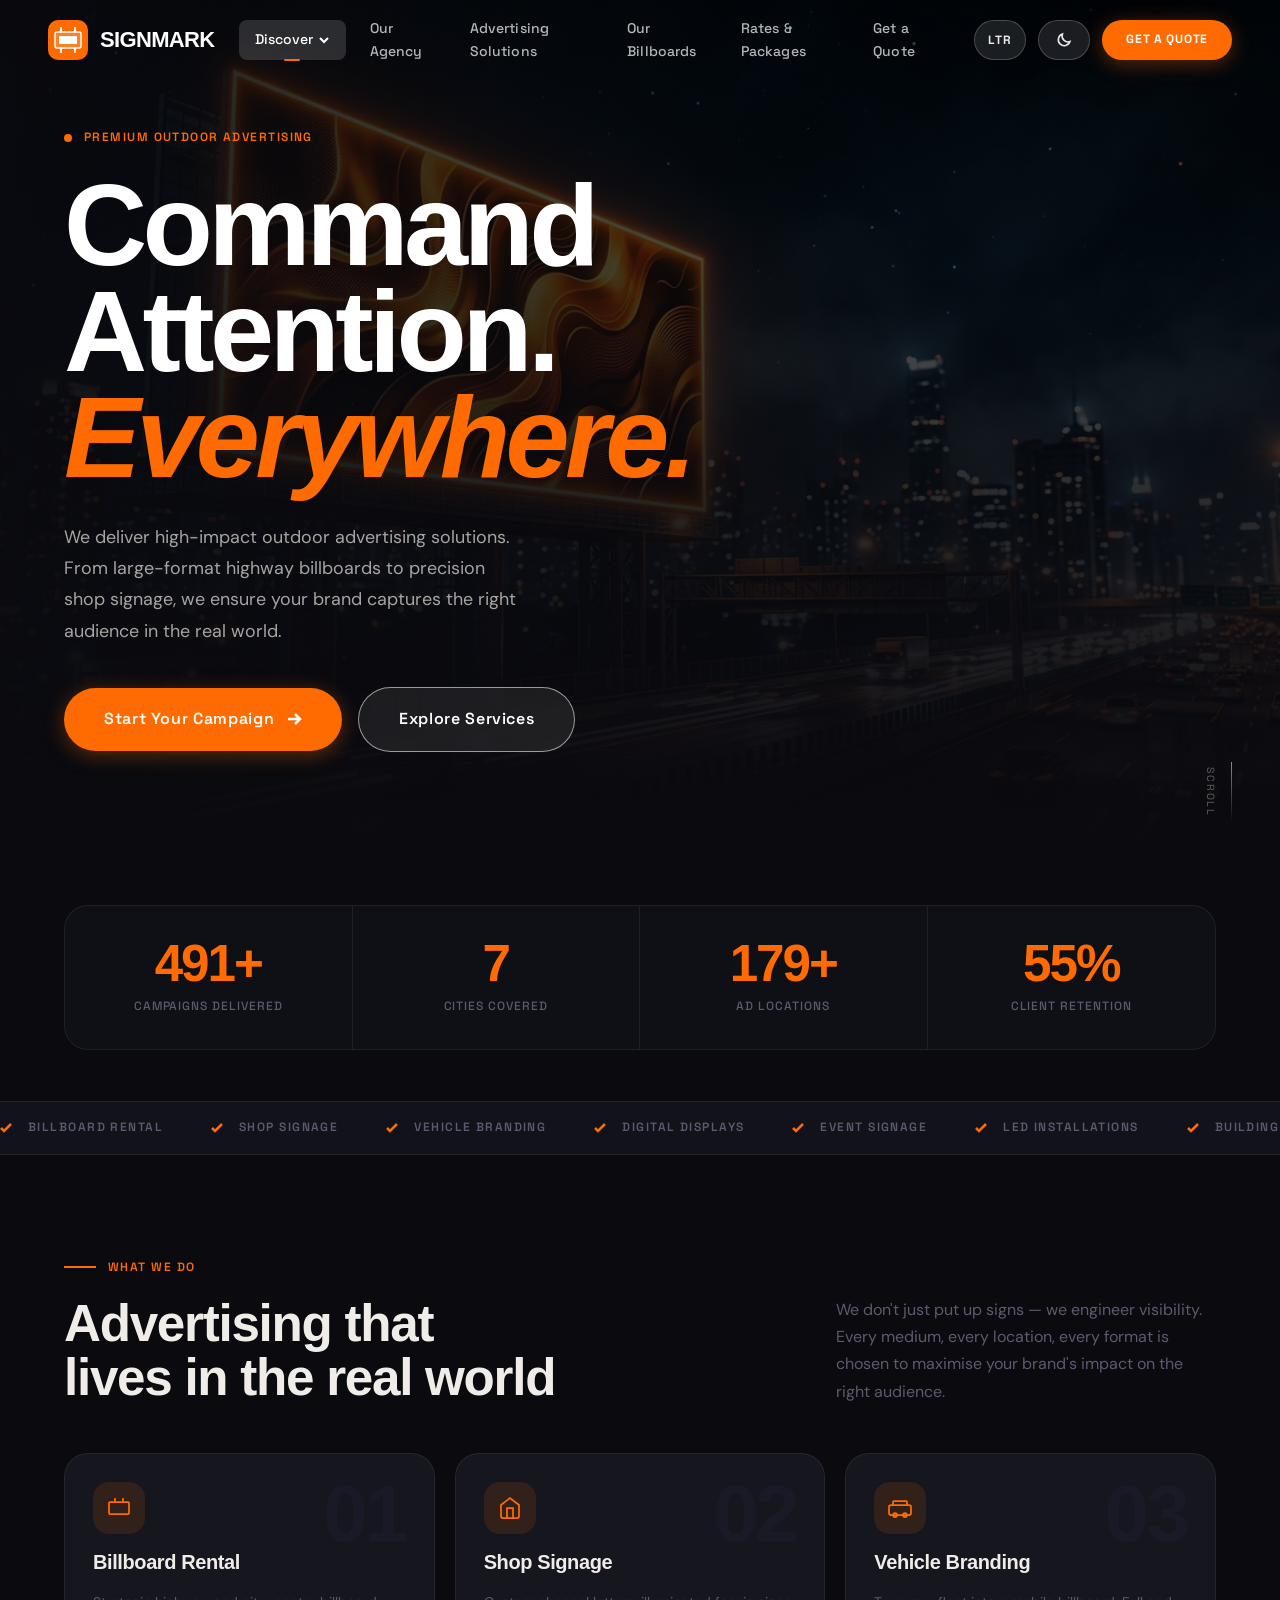
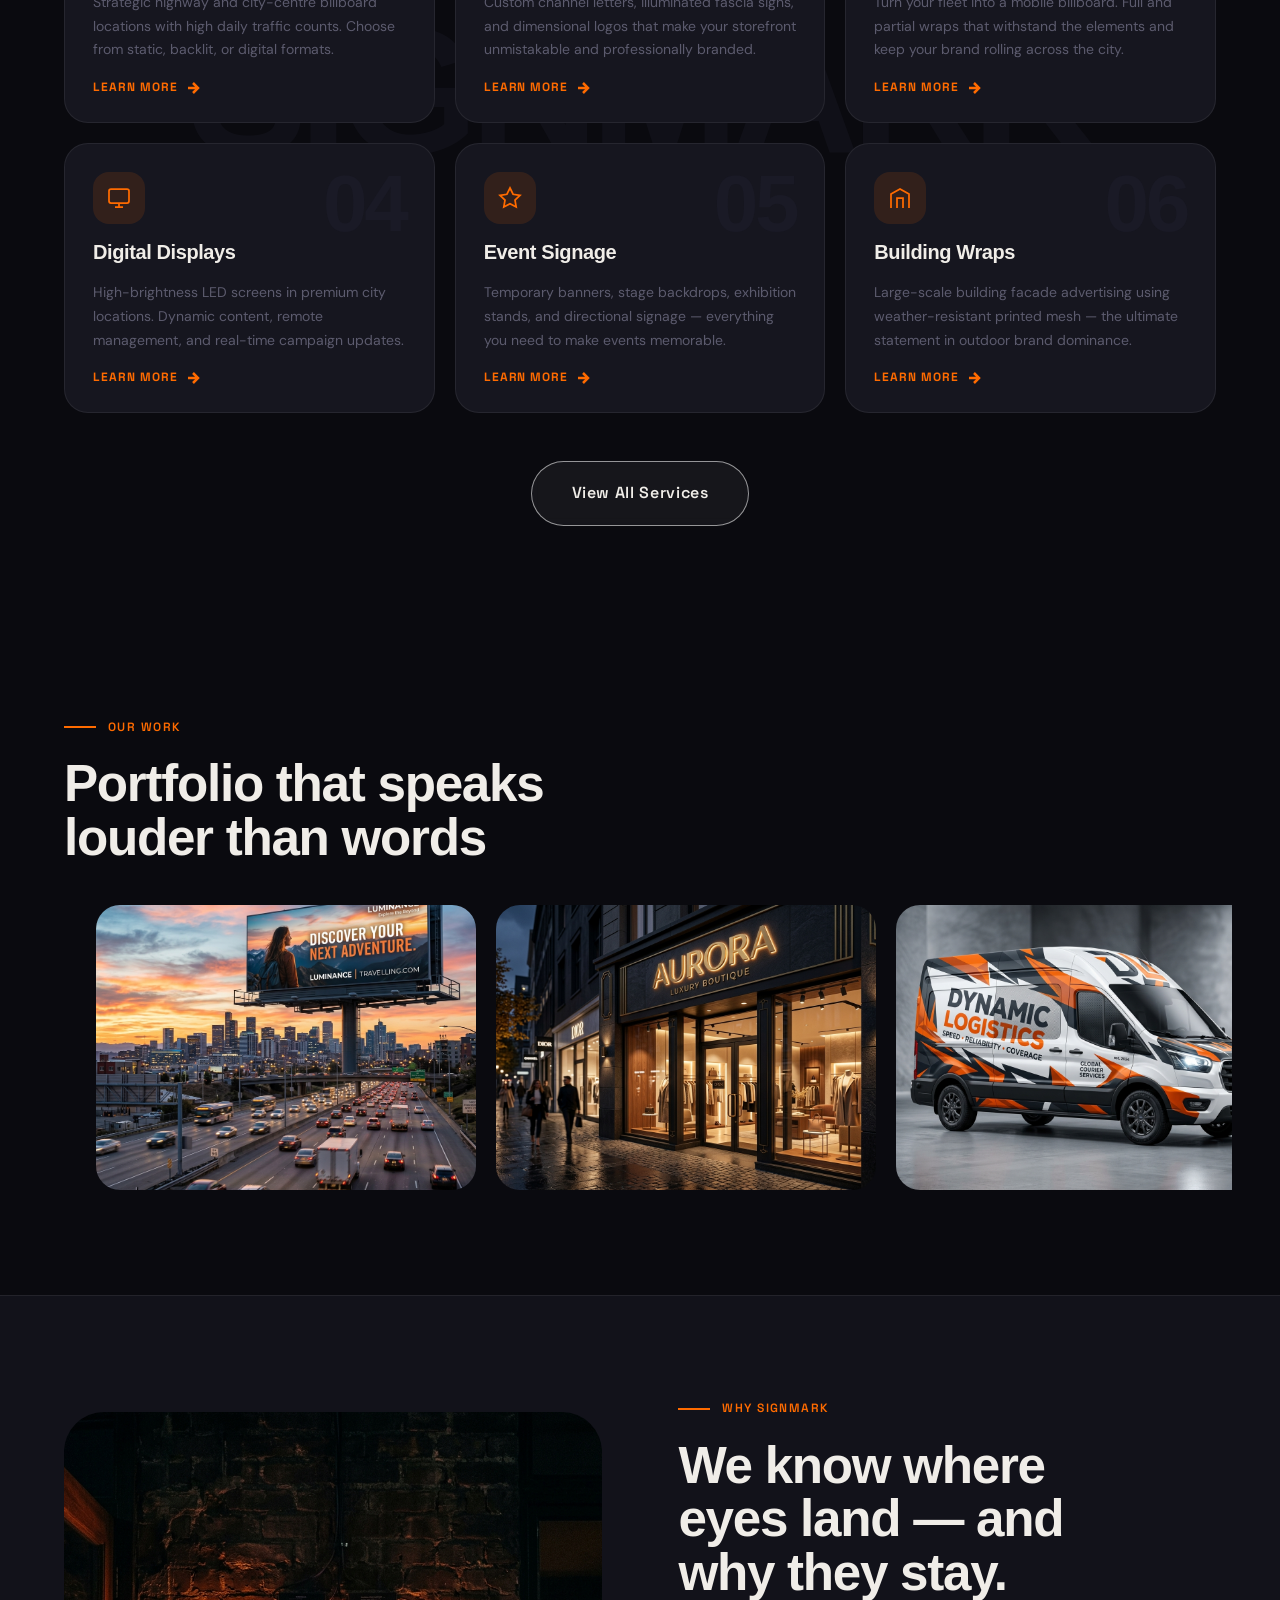
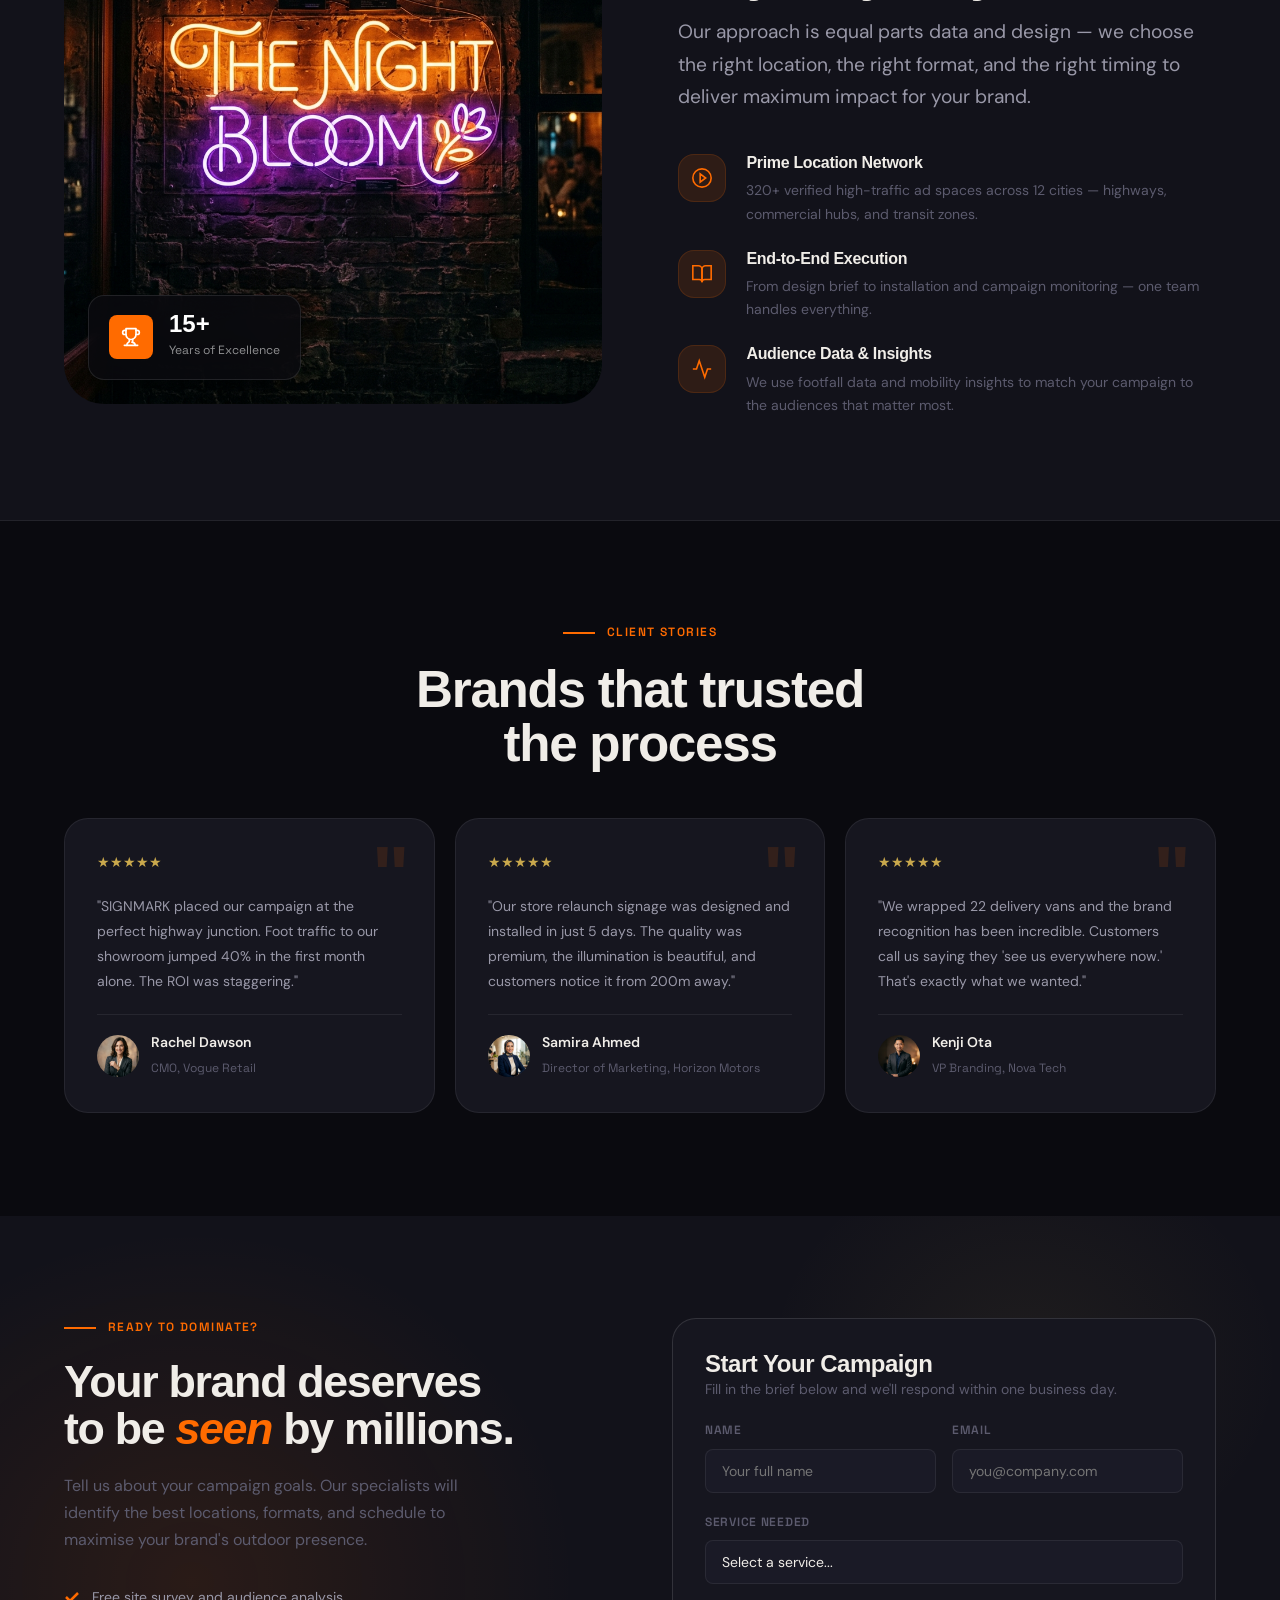
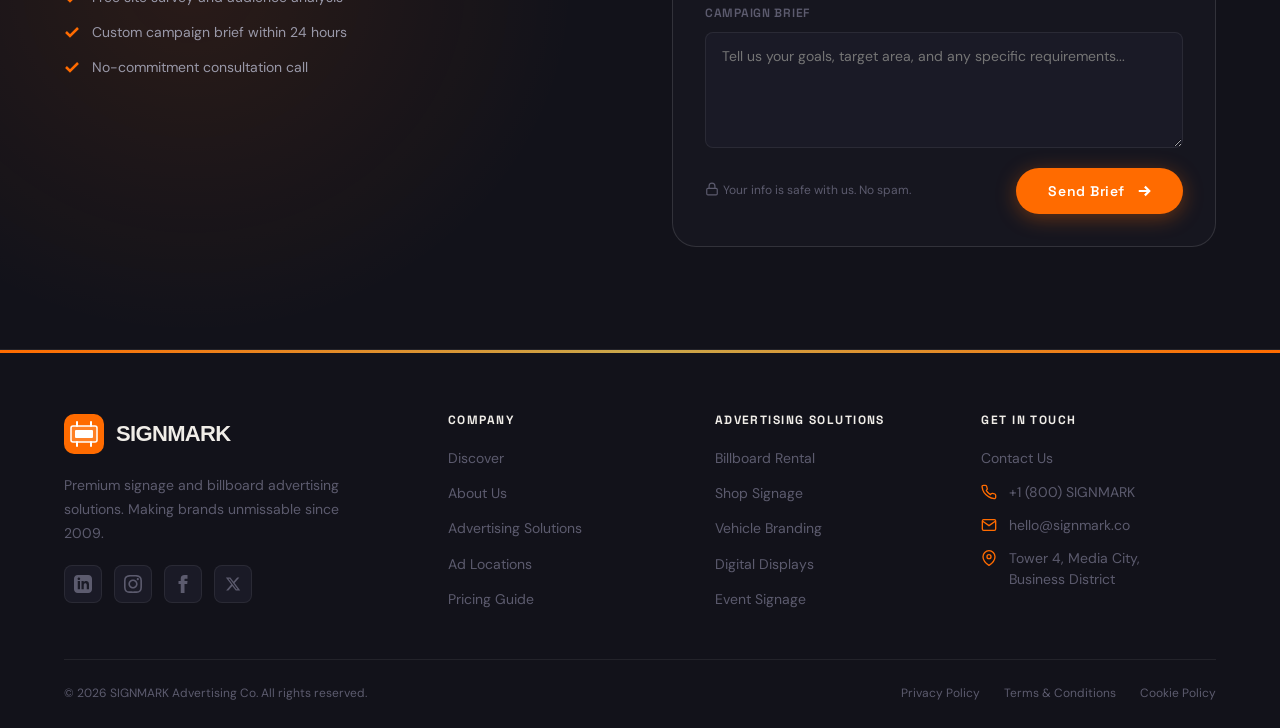
<file: index.html>
<!DOCTYPE html>
<html lang="en" dir="ltr" data-theme="dark">
<head>
  <meta charset="UTF-8" />
  <meta name="viewport" content="width=device-width, initial-scale=1.0" />
  <title>SIGNMARK — Premium Signage & Billboard Advertising</title>
  <meta name="description" content="SIGNMARK delivers bold, impactful signage and billboard advertising — shop signs, large format billboards, vehicle branding, and digital displays that command attention." />
  <link rel="preconnect" href="https://fonts.googleapis.com" />
  <link rel="preconnect" href="https://fonts.gstatic.com" crossorigin />
  <link rel="stylesheet" href="css/variables.css" />
  <link rel="stylesheet" href="css/global.css" />
  <link rel="stylesheet" href="css/header.css" />
  <link rel="stylesheet" href="css/footer.css" />
  <link rel="stylesheet" href="css/home1.css" />
  <style>
    /* Marquee */
    .ticker-section {
      background: var(--bg-surface);
      border-top: 1px solid var(--border-subtle);
      border-bottom: 1px solid var(--border-subtle);
      padding: 1rem 0;
      overflow: hidden;
    }
    .marquee-wrapper { display: flex; overflow: hidden; gap: 0; }
    .marquee-track {
      display: flex;
      align-items: center;
      gap: 3rem;
      white-space: nowrap;
      animation: marquee 24s linear infinite;
      flex-shrink: 0;
      min-width: 100%;
    }
    @keyframes marquee {
      0% { transform: translateX(0); }
      100% { transform: translateX(-50%); }
    }
    [dir="rtl"] .marquee-track { animation-direction: reverse; }
    .marquee-item {
      display: flex;
      align-items: center;
      gap: 1rem;
      font-family: var(--font-ui);
      font-size: 0.75rem;
      font-weight: 600;
      letter-spacing: 0.12em;
      text-transform: uppercase;
      color: var(--txt-muted);
    }
    .marquee-item svg {
      width: 12px; height: 12px;
      stroke: var(--clr-primary);
      fill: none; stroke-width: 2.5;
    }
  </style>
  <link rel="icon" type="image/svg+xml" href="favicon.svg" />
</head>
<body>

  <!-- ═══════════════════════════════════════════════════════
       HEADER
  ══════════════════════════════════════════════════════════ -->
  <header class="site-header" id="siteHeader" role="banner">
    <div class="header-inner">

      <!-- Logo -->
      <a href="index.html" class="header-logo" aria-label="SIGNMARK Home">
        <svg class="logo-mark" viewBox="0 0 40 40" fill="none" xmlns="http://www.w3.org/2000/svg">
          <rect width="40" height="40" rx="10" fill="#FF6B00"/>
          <rect x="7" y="12" width="26" height="16" rx="2" fill="white" opacity="0.15"/>
          <rect x="7" y="12" width="26" height="16" rx="2" stroke="white" stroke-width="1.5"/>
          <line x1="13" y1="8" x2="13" y2="12" stroke="white" stroke-width="2" stroke-linecap="round"/>
          <line x1="27" y1="8" x2="27" y2="12" stroke="white" stroke-width="2" stroke-linecap="round"/>
          <line x1="13" y1="28" x2="13" y2="32" stroke="white" stroke-width="2" stroke-linecap="round"/>
          <line x1="27" y1="28" x2="27" y2="32" stroke="white" stroke-width="2" stroke-linecap="round"/>
          <rect x="11" y="16" width="18" height="8" rx="1" fill="white"/>
        </svg>
        <div class="logo-wordmark">
          <span class="logo-name">SIGNMARK</span>
          
        </div>
      </a>

      <!-- Desktop Nav -->
      <nav class="header-nav" aria-label="Primary navigation">
        <ul class="nav-list">

          <!-- Home Dropdown -->
          <li class="nav-item">
            <a href="index.html" class="nav-link active" data-page="index.html" aria-haspopup="true">
              Discover
              <svg class="nav-arrow" viewBox="0 0 12 12"><polyline points="2 4 6 8 10 4"/></svg>
            </a>
            <div class="nav-dropdown" role="menu">
              <div class="dropdown-header"><span>Choose Layout</span></div>
              <a href="index.html" class="dropdown-item" role="menuitem">
                <span class="item-icon"><svg viewBox="0 0 24 24" fill="none" stroke="currentColor" stroke-width="2" stroke-linecap="round" stroke-linejoin="round" width="18" height="18"><polygon points="23 7 16 12 23 17 23 7"></polygon><rect x="1" y="5" width="15" height="14" rx="2" ry="2"></rect></svg></span>
                <span class="item-text">
                  <span class="item-label">Home 1</span>
                  <span class="item-desc">Cinematic dark layout</span>
                </span>
              </a>
              <a href="home2.html" class="dropdown-item" role="menuitem">
                <span class="item-icon"><svg viewBox="0 0 24 24" fill="none" stroke="currentColor" stroke-width="2" stroke-linecap="round" stroke-linejoin="round" width="18" height="18"><path d="M4 22h16a2 2 0 0 0 2-2V4a2 2 0 0 0-2-2H8a2 2 0 0 0-2 2v16a2 2 0 0 1-2 2Zm0 0a2 2 0 0 1-2-2v-9c0-1.1.9-2 2-2h2"></path><path d="M18 14h-8"></path><path d="M15 18h-5"></path><path d="M10 6h8v4h-8V6Z"></path></svg></span>
                <span class="item-text">
                  <span class="item-label">Home 2</span>
                  <span class="item-desc">Editorial magazine style</span>
                </span>
              </a>
            </div>
          </li>

          <li class="nav-item"><a href="about.html" class="nav-link" data-page="about.html">Our Agency</a></li>
          <li class="nav-item"><a href="services.html" class="nav-link" data-page="services.html">Advertising Solutions</a></li>
          <li class="nav-item"><a href="locations.html" class="nav-link" data-page="locations.html">Our Billboards</a></li>
          <li class="nav-item"><a href="pricing.html" class="nav-link" data-page="pricing.html">Rates & Packages</a></li>
          <li class="nav-item"><a href="contact.html" class="nav-link" data-page="contact.html">Get a Quote</a></li>
        </ul>
      </nav>

      <!-- Controls -->
      <div class="header-controls">

        <!-- RTL/LTR Toggle — shows ACTIVE mode label -->
        <button class="rtl-toggle" id="rtlToggle" aria-label="Toggle text direction">
          <span id="rtlLabel">LTR</span>
        </button>

        <!-- Dark/Light Theme Toggle -->
        <button class="theme-toggle" id="themeToggle" aria-label="Toggle color theme">
          <svg class="icon-sun" viewBox="0 0 20 20">
            <circle cx="10" cy="10" r="4"/>
            <line x1="10" y1="2" x2="10" y2="4" stroke-linecap="round"/>
            <line x1="10" y1="16" x2="10" y2="18" stroke-linecap="round"/>
            <line x1="2" y1="10" x2="4" y2="10" stroke-linecap="round"/>
            <line x1="16" y1="10" x2="18" y2="10" stroke-linecap="round"/>
            <line x1="4.22" y1="4.22" x2="5.64" y2="5.64" stroke-linecap="round"/>
            <line x1="14.36" y1="14.36" x2="15.78" y2="15.78" stroke-linecap="round"/>
            <line x1="4.22" y1="15.78" x2="5.64" y2="14.36" stroke-linecap="round"/>
            <line x1="14.36" y1="5.64" x2="15.78" y2="4.22" stroke-linecap="round"/>
          </svg>
          <svg class="icon-moon" viewBox="0 0 20 20">
            <path d="M17.5 12A7.5 7.5 0 0 1 8 2.5a7.5 7.5 0 1 0 9.5 9.5z"/>
          </svg>
        </button>

        <a href="contact.html" class="btn btn-primary btn-sm header-cta">Get a Quote</a>

        <!-- Mobile toggle -->
        <button class="mobile-menu-toggle" id="mobileMenuToggle" aria-label="Toggle mobile menu" aria-expanded="false">
          <span></span><span></span><span></span>
        </button>
      </div>
    </div>
  </header>

  <!-- Mobile Nav -->
  <nav class="mobile-nav" id="mobileNav" aria-label="Mobile navigation">
    <ul class="mobile-nav-list">
      <li>
        <button class="mobile-nav-link" data-sub-toggle="mobileHomeSub" style="width:100%;background:none;border:none;text-align:left;cursor:pointer;font-size:var(--text-base)">
          Discover
          <svg class="nav-arrow" viewBox="0 0 12 12" style="width:14px;height:14px;stroke:currentColor;fill:none;stroke-width:2;transition:transform 0.25s;"><polyline points="2 4 6 8 10 4"/></svg>
        </button>
        <div class="mobile-sub-menu" id="mobileHomeSub">
          <a href="index.html" class="mobile-sub-link">Home 1 — Cinematic</a>
          <a href="home2.html" class="mobile-sub-link">Home 2 — Editorial</a>
        </div>
      </li>
      <li><a href="about.html" class="mobile-nav-link">Our Agency</a></li>
      <li><a href="services.html" class="mobile-nav-link">Advertising Solutions</a></li>
      <li><a href="locations.html" class="mobile-nav-link">Our Billboards</a></li>
      <li><a href="pricing.html" class="mobile-nav-link">Rates & Packages</a></li>
      <li><a href="contact.html" class="mobile-nav-link">Get a Quote</a></li>
    </ul>
    <div class="mobile-controls">
      <button class="rtl-toggle" id="rtlToggleMobile" onclick="document.getElementById('rtlToggle').click()">
          <span id="rtlLabel">LTR</span>
        </button>
      <a href="contact.html" class="btn btn-primary btn-sm" style="flex:1;">Get a Quote</a>
    </div>
  </nav>


  <!-- ═══════════════════════════════════════════════════════
       HERO — CINEMATIC FULLSCREEN
  ══════════════════════════════════════════════════════════ -->
  <section class="h1-hero" aria-label="Hero">
    <div class="h1-hero-bg">
      <img src="assets/hero_home1.jpg" alt="Illuminated billboard on a city highway at night" loading="eager" />
    </div>
    <div class="h1-hero-gradient"></div>
    <div class="h1-hero-gradient-side"></div>

    <div class="h1-hero-content container">
      <div class="h1-hero-eyebrow">
        <span class="hero-dot"></span>
        <span class="label-ui text-primary">Premium Outdoor Advertising</span>
      </div>

      <h1 class="h1-hero-title">
        Command<br>
        Attention.<br>
        <em class="accent-line">Everywhere.</em>
      </h1>

      <p class="h1-hero-subtitle">
        We deliver high-impact outdoor advertising solutions. From large-format highway billboards to precision shop signage, we ensure your brand captures the right audience in the real world.
      </p>

      <div class="h1-hero-actions">
        <a href="contact.html" class="btn btn-primary btn-lg" id="heroCta">
          Start Your Campaign
          <svg viewBox="0 0 16 16" style="width:16px;height:16px;stroke:currentColor;fill:none;stroke-width:2.5;"><line x1="2" y1="8" x2="14" y2="8"/><polyline points="9 3 14 8 9 13"/></svg>
        </a>
        <a href="services.html" class="btn btn-outline-white btn-lg" id="viewServices">Explore Services</a>
      </div>
    </div>

    <div class="hero-scroll-hint" aria-hidden="true">
      <div class="scroll-line"></div>
      <span>Scroll</span>
    </div>
  </section>

  <!-- ═══════════════════════════════════════════════════════
       STATS BAR
  ══════════════════════════════════════════════════════════ -->
  <section class="h1-stats-bar section-sm" aria-label="Company stats">
    <div class="container">
      <div class="h1-stats-inner reveal">
        <div class="stat-item">
          <div class="stat-number"><span data-target="850">0</span><span>+</span></div>
          <div class="stat-label">Campaigns Delivered</div>
        </div>
        <div class="stat-item">
          <div class="stat-number"><span data-target="12">0</span></div>
          <div class="stat-label">Cities Covered</div>
        </div>
        <div class="stat-item">
          <div class="stat-number"><span data-target="320">0</span><span>+</span></div>
          <div class="stat-label">Ad Locations</div>
        </div>
        <div class="stat-item">
          <div class="stat-number"><span data-target="98">0</span><span>%</span></div>
          <div class="stat-label">Client Retention</div>
        </div>
      </div>
    </div>
  </section>

  <!-- ═══════════════════════════════════════════════════════
       TICKER
  ══════════════════════════════════════════════════════════ -->
  <div class="ticker-section" aria-hidden="true">
    <div class="marquee-wrapper">
      <div class="marquee-track">
        <span class="marquee-item"><svg viewBox="0 0 12 12"><polyline points="1 6 4 9 11 2"/></svg> Billboard Rental</span>
        <span class="marquee-item"><svg viewBox="0 0 12 12"><polyline points="1 6 4 9 11 2"/></svg> Shop Signage</span>
        <span class="marquee-item"><svg viewBox="0 0 12 12"><polyline points="1 6 4 9 11 2"/></svg> Vehicle Branding</span>
        <span class="marquee-item"><svg viewBox="0 0 12 12"><polyline points="1 6 4 9 11 2"/></svg> Digital Displays</span>
        <span class="marquee-item"><svg viewBox="0 0 12 12"><polyline points="1 6 4 9 11 2"/></svg> Event Signage</span>
        <span class="marquee-item"><svg viewBox="0 0 12 12"><polyline points="1 6 4 9 11 2"/></svg> LED Installations</span>
        <span class="marquee-item"><svg viewBox="0 0 12 12"><polyline points="1 6 4 9 11 2"/></svg> Building Wraps</span>
        <span class="marquee-item"><svg viewBox="0 0 12 12"><polyline points="1 6 4 9 11 2"/></svg> Wayfinding Systems</span>
      </div>
    </div>
  </div>

  <!-- ═══════════════════════════════════════════════════════
       SERVICES
  ══════════════════════════════════════════════════════════ -->
  <section class="h1-services section" aria-labelledby="servicesHeading">
    <div class="h1-services-bg-text" aria-hidden="true">SIGNMARK</div>
    <div class="container">
      <div class="h1-services-header">
        <div class="h1-services-title-block reveal">
          <div class="section-label">
            <span class="label-ui text-primary">What We Do</span>
          </div>
          <h2 id="servicesHeading" class="heading-xl">
            Advertising that<br>lives in the real world
          </h2>
        </div>
        <p class="h1-services-desc reveal reveal-delay-2">
          We don't just put up signs — we engineer visibility. Every medium, every location, every format is chosen to maximise your brand's impact on the right audience.
        </p>
      </div>

      <div class="h1-services-grid" data-stagger>
        <!-- Card 1 -->
        <article class="service-card" id="serviceBillboard">
          <span class="service-number" aria-hidden="true">01</span>
          <div class="service-icon">
            <svg viewBox="0 0 24 24"><rect x="2" y="6" width="20" height="12" rx="1"/><line x1="8" y1="6" x2="8" y2="2"/><line x1="16" y1="6" x2="16" y2="2"/></svg>
          </div>
          <h3>Billboard Rental</h3>
          <p>Strategic highway and city-centre billboard locations with high daily traffic counts. Choose from static, backlit, or digital formats.</p>
          <a href="services.html#billboard" class="service-link">
            Learn More
            <svg viewBox="0 0 14 14"><line x1="2" y1="7" x2="12" y2="7"/><polyline points="7 2 12 7 7 12"/></svg>
          </a>
        </article>

        <!-- Card 2 -->
        <article class="service-card" id="serviceShopSign">
          <span class="service-number" aria-hidden="true">02</span>
          <div class="service-icon">
            <svg viewBox="0 0 24 24"><path d="M3 9l9-7 9 7v11a2 2 0 0 1-2 2H5a2 2 0 0 1-2-2V9z"/><polyline points="9 22 9 12 15 12 15 22"/></svg>
          </div>
          <h3>Shop Signage</h3>
          <p>Custom channel letters, illuminated fascia signs, and dimensional logos that make your storefront unmistakable and professionally branded.</p>
          <a href="services.html#shop-signage" class="service-link">
            Learn More
            <svg viewBox="0 0 14 14"><line x1="2" y1="7" x2="12" y2="7"/><polyline points="7 2 12 7 7 12"/></svg>
          </a>
        </article>

        <!-- Card 3 -->
        <article class="service-card" id="serviceVehicle">
          <span class="service-number" aria-hidden="true">03</span>
          <div class="service-icon">
            <svg viewBox="0 0 24 24"><rect x="1" y="9" width="22" height="10" rx="2"/><path d="M5 9V6a1 1 0 0 1 1-1h12a1 1 0 0 1 1 1v3"/><circle cx="7" cy="19" r="2"/><circle cx="17" cy="19" r="2"/></svg>
          </div>
          <h3>Vehicle Branding</h3>
          <p>Turn your fleet into a mobile billboard. Full and partial wraps that withstand the elements and keep your brand rolling across the city.</p>
          <a href="services.html#vehicle" class="service-link">
            Learn More
            <svg viewBox="0 0 14 14"><line x1="2" y1="7" x2="12" y2="7"/><polyline points="7 2 12 7 7 12"/></svg>
          </a>
        </article>

        <!-- Card 4 -->
        <article class="service-card" id="serviceDigital">
          <span class="service-number" aria-hidden="true">04</span>
          <div class="service-icon">
            <svg viewBox="0 0 24 24"><rect x="2" y="3" width="20" height="14" rx="2"/><line x1="8" y1="21" x2="16" y2="21"/><line x1="12" y1="17" x2="12" y2="21"/></svg>
          </div>
          <h3>Digital Displays</h3>
          <p>High-brightness LED screens in premium city locations. Dynamic content, remote management, and real-time campaign updates.</p>
          <a href="services.html#digital" class="service-link">
            Learn More
            <svg viewBox="0 0 14 14"><line x1="2" y1="7" x2="12" y2="7"/><polyline points="7 2 12 7 7 12"/></svg>
          </a>
        </article>

        <!-- Card 5 -->
        <article class="service-card" id="serviceEvent">
          <span class="service-number" aria-hidden="true">05</span>
          <div class="service-icon">
            <svg viewBox="0 0 24 24"><path d="M12 2l3.09 6.26L22 9.27l-5 4.87 1.18 6.88L12 17.77l-6.18 3.25L7 14.14 2 9.27l6.91-1.01L12 2z"/></svg>
          </div>
          <h3>Event Signage</h3>
          <p>Temporary banners, stage backdrops, exhibition stands, and directional signage — everything you need to make events memorable.</p>
          <a href="services.html#events" class="service-link">
            Learn More
            <svg viewBox="0 0 14 14"><line x1="2" y1="7" x2="12" y2="7"/><polyline points="7 2 12 7 7 12"/></svg>
          </a>
        </article>

        <!-- Card 6 -->
        <article class="service-card" id="serviceBuilding">
          <span class="service-number" aria-hidden="true">06</span>
          <div class="service-icon">
            <svg viewBox="0 0 24 24"><path d="M3 22V8l9-5 9 5v14"/><path d="M9 22V12h6v10"/></svg>
          </div>
          <h3>Building Wraps</h3>
          <p>Large-scale building facade advertising using weather-resistant printed mesh — the ultimate statement in outdoor brand dominance.</p>
          <a href="services.html#building" class="service-link">
            Learn More
            <svg viewBox="0 0 14 14"><line x1="2" y1="7" x2="12" y2="7"/><polyline points="7 2 12 7 7 12"/></svg>
          </a>
        </article>
      </div>

      <div style="text-align:center; margin-top: var(--space-12);" class="reveal">
        <a href="services.html" class="btn btn-outline btn-lg" id="allServicesBtn">View All Services</a>
      </div>
    </div>
  </section>

  <!-- ═══════════════════════════════════════════════════════
       PORTFOLIO
  ══════════════════════════════════════════════════════════ -->
  <section class="h1-portfolio" aria-labelledby="portfolioHeading">
    <div class="container">
      <div class="portfolio-header reveal">
        <div class="section-label">
          <span class="label-ui text-primary">Our Work</span>
        </div>
        <h2 id="portfolioHeading" class="heading-xl">
          Portfolio that speaks<br>louder than words
        </h2>
      </div>
    </div>

    <div class="container-wide">
      <div class="portfolio-scroll-track" id="portfolioTrack" role="list" aria-label="Portfolio projects">
        <div class="portfolio-item" role="listitem">
          <img src="assets/portfolio_billboard.jpg" alt="Highway billboard campaign" loading="lazy" />
          <div class="portfolio-overlay">
            <h4>Highway Dominance</h4>
            <p>Billboard · 48×14 ft</p>
          </div>
        </div>
        <div class="portfolio-item" role="listitem">
          <img src="assets/portfolio_shop.jpg" alt="Luxury boutique shop signage" loading="lazy" />
          <div class="portfolio-overlay">
            <h4>Aurora Boutique</h4>
            <p>Shop Signage · Channel Letters</p>
          </div>
        </div>
        <div class="portfolio-item" role="listitem">
          <img src="assets/portfolio_vehicle.jpg" alt="Vehicle fleet branding" loading="lazy" />
          <div class="portfolio-overlay">
            <h4>Fleet Wrap Campaign</h4>
            <p>Vehicle Branding · 12 Vans</p>
          </div>
        </div>
        <div class="portfolio-item" role="listitem">
          <img src="assets/portfolio_digital.jpg" alt="Digital LED billboard display" loading="lazy" />
          <div class="portfolio-overlay">
            <h4>Metropolis Tower Screen</h4>
            <p>Digital Display · 60×25 ft</p>
          </div>
        </div>
        <div class="portfolio-item" role="listitem">
          <img src="assets/portfolio_exhibition.jpg" alt="Commercial street billboard cluster" loading="lazy" />
          <div class="portfolio-overlay">
            <h4>Downtown Ad Cluster</h4>
            <p>Billboard · Multi-Format</p>
          </div>
        </div>
      </div>
    </div>
  </section>

  <!-- ═══════════════════════════════════════════════════════
       WHY CHOOSE US
  ══════════════════════════════════════════════════════════ -->
  <section class="h1-why section" aria-labelledby="whyHeading">
    <div class="container">
      <div class="h1-why-inner">
        <div class="h1-why-visual reveal-left">
          <img src="assets/index_cta.jpg" alt="Billboards in prime city location" loading="lazy" />
          <div class="h1-why-badge">
              <div class="h1-why-badge-icon"><svg width="20" height="20" viewBox="0 0 24 24" fill="none" stroke="white" stroke-width="2" stroke-linecap="round" stroke-linejoin="round"><path d="M6 9H4.5a2.5 2.5 0 0 1 0-5H6"></path><path d="M18 9h1.5a2.5 2.5 0 0 0 0-5H18"></path><path d="M4 22h16"></path><path d="M10 14.66V17c0 .55-.47.98-.97 1.21C7.85 18.75 7 20.24 7 22"></path><path d="M14 14.66V17c0 .55-.47.98-.97 1.21C16.15 18.75 17 20.24 17 22"></path><path d="M18 2H6v7a6 6 0 0 0 12 0V2Z"></path></svg></div>
            <div class="h1-why-badge-text">
              <strong>15+</strong>
              <span>Years of Excellence</span>
            </div>
          </div>
        </div>

        <div class="reveal-right">
          <div class="section-label">
            <span class="label-ui text-primary">Why SIGNMARK</span>
          </div>
          <h2 id="whyHeading" class="heading-xl" style="margin-bottom: var(--space-4);">
            We know where<br>eyes land — and<br>why they stay.
          </h2>
          <p class="lead" style="margin-bottom: 0;">
            Our approach is equal parts data and design — we choose the right location, the right format, and the right timing to deliver maximum impact for your brand.
          </p>

          <div class="h1-why-points">
            <div class="why-point">
              <div class="why-point-icon">
                <svg viewBox="0 0 24 24"><path d="M12 2C6.48 2 2 6.48 2 12s4.48 10 10 10 10-4.48 10-10S17.52 2 12 2zm-2 14.5v-9l6 4.5-6 4.5z"/></svg>
              </div>
              <div class="why-point-text">
                <h4>Prime Location Network</h4>
                <p>320+ verified high-traffic ad spaces across 12 cities — highways, commercial hubs, and transit zones.</p>
              </div>
            </div>
            <div class="why-point">
              <div class="why-point-icon">
                <svg viewBox="0 0 24 24"><path d="M2 3h6a4 4 0 0 1 4 4v14a3 3 0 0 0-3-3H2z"/><path d="M22 3h-6a4 4 0 0 0-4 4v14a3 3 0 0 1 3-3h7z"/></svg>
              </div>
              <div class="why-point-text">
                <h4>End-to-End Execution</h4>
                <p>From design brief to installation and campaign monitoring — one team handles everything.</p>
              </div>
            </div>
            <div class="why-point">
              <div class="why-point-icon">
                <svg viewBox="0 0 24 24"><polyline points="22 12 18 12 15 21 9 3 6 12 2 12"/></svg>
              </div>
              <div class="why-point-text">
                <h4>Audience Data & Insights</h4>
                <p>We use footfall data and mobility insights to match your campaign to the audiences that matter most.</p>
              </div>
            </div>
          </div>
        </div>
      </div>
    </div>
  </section>

  <!-- ═══════════════════════════════════════════════════════
       TESTIMONIALS
  ══════════════════════════════════════════════════════════ -->
  <section class="h1-testimonials section" aria-labelledby="testimonialsHeading">
    <div class="container">
      <div class="text-center reveal" style="max-width:600px; margin: 0 auto var(--space-4);">
        <div class="section-label" style="justify-content:center;">
          <span class="label-ui text-primary">Client Stories</span>
        </div>
        <h2 id="testimonialsHeading" class="heading-xl">Brands that trusted<br>the process</h2>
      </div>

      <div class="testimonials-grid" data-stagger>
        <article class="testimonial-card" id="testimonial1">
          <div class="testimonial-stars">★★★★★</div>
          <p class="testimonial-text">
            "SIGNMARK placed our campaign at the perfect highway junction. Foot traffic to our showroom jumped 40% in the first month alone. The ROI was staggering."
          </p>
          <div class="testimonial-author">
            <img src="assets/profile_rachel.jpg" alt="Rachel Dawson" class="author-avatar" style="object-fit: cover;" />
            <div class="author-info">
              <strong>Rachel Dawson</strong>
              <span>CMO, Vogue Retail</span>
            </div>
          </div>
        </article>

        <article class="testimonial-card" id="testimonial2">
          <div class="testimonial-stars">★★★★★</div>
          <p class="testimonial-text">
            "Our store relaunch signage was designed and installed in just 5 days. The quality was premium, the illumination is beautiful, and customers notice it from 200m away."
          </p>
          <div class="testimonial-author">
            <img src="assets/profile_samira.jpg" alt="Samira Ahmed" class="author-avatar" style="object-fit: cover;" />
            <div class="author-info">
              <strong>Samira Ahmed</strong>
              <span>Director of Marketing, Horizon Motors</span>
            </div>
          </div>
        </article>

        <article class="testimonial-card" id="testimonial3">
          <div class="testimonial-stars">★★★★★</div>
          <p class="testimonial-text">
            "We wrapped 22 delivery vans and the brand recognition has been incredible. Customers call us saying they 'see us everywhere now.' That's exactly what we wanted."
          </p>
          <div class="testimonial-author">
            <img src="assets/profile_kenji.jpg" alt="Kenji Ota" class="author-avatar" style="object-fit: cover;" />
            <div class="author-info">
              <strong>Kenji Ota</strong>
              <span>VP Branding, Nova Tech</span>
            </div>
          </div>
        </article>
      </div>
    </div>
  </section>

  <!-- ═══════════════════════════════════════════════════════
       FINAL CTA — Campaign Enquiry
  ══════════════════════════════════════════════════════════ -->
  <section class="h1-final-cta section" aria-labelledby="ctaHeading">
    <div class="h1-final-cta-bg" aria-hidden="true"></div>
    <div class="container">
      <div class="h1-final-cta-inner">
        <div class="cta-content-block reveal-left">
          <div class="cta-label section-label">
            <span class="label-ui text-primary">Ready to Dominate?</span>
          </div>
          <h2 id="ctaHeading" class="cta-title">
            Your brand deserves<br>to be <em>seen</em> by millions.
          </h2>
          <p class="cta-desc">
            Tell us about your campaign goals. Our specialists will identify the best locations, formats, and schedule to maximise your brand's outdoor presence.
          </p>
          <ul class="cta-benefits">
            <li class="cta-benefit">
              <svg viewBox="0 0 16 16"><polyline points="2 8 6 12 14 4"/></svg>
              Free site survey and audience analysis
            </li>
            <li class="cta-benefit">
              <svg viewBox="0 0 16 16"><polyline points="2 8 6 12 14 4"/></svg>
              Custom campaign brief within 24 hours
            </li>
            <li class="cta-benefit">
              <svg viewBox="0 0 16 16"><polyline points="2 8 6 12 14 4"/></svg>
              No-commitment consultation call
            </li>
          </ul>
        </div>

        <div class="reveal-right">
          <form class="enquiry-form" id="enquiryForm" novalidate>
            <div>
              <h3>Start Your Campaign</h3>
              <p style="font-size:var(--text-sm);color:var(--txt-muted);">Fill in the brief below and we'll respond within one business day.</p>
            </div>
            <div class="form-row">
              <div class="form-group">
                <label for="nameField">Name</label>
                <input type="text" id="nameField" name="name" placeholder="Your full name" required />
              </div>
              <div class="form-group">
                <label for="emailField">Email</label>
                <input type="email" id="emailField" name="email" placeholder="you@company.com" required />
              </div>
            </div>
            <div class="form-group">
              <label for="serviceField">Service Needed</label>
              <select id="serviceField" name="service">
                <option value="">Select a service...</option>
                <option>Billboard Rental</option>
                <option>Shop Signage</option>
                <option>Vehicle Branding</option>
                <option>Digital Display</option>
                <option>Event Signage</option>
                <option>Building Wrap</option>
                <option>Multiple / Custom</option>
              </select>
            </div>
            <div class="form-group">
              <label for="messageField">Campaign Brief</label>
              <textarea id="messageField" name="message" placeholder="Tell us your goals, target area, and any specific requirements..." rows="4"></textarea>
            </div>
            <div class="form-submit-row">
              <p><svg width="14" height="14" viewBox="0 0 24 24" fill="none" stroke="currentColor" stroke-width="2" stroke-linecap="round" stroke-linejoin="round" style="vertical-align:-2px; margin-right:4px;"><rect x="3" y="11" width="18" height="11" rx="2" ry="2"></rect><path d="M7 11V7a5 5 0 0 1 10 0v4"></path></svg>Your info is safe with us. No spam.</p>
              <button type="submit" class="btn btn-primary" id="enquirySubmit">
                Send Brief
                <svg viewBox="0 0 16 16" style="width:14px;height:14px;stroke:currentColor;fill:none;stroke-width:2.5;"><line x1="2" y1="8" x2="14" y2="8"/><polyline points="9 3 14 8 9 13"/></svg>
              </button>
          </form>
        </div>
      </div>
    </div>
  </section>


  <!-- ═══════════════════════════════════════════════════════
       FOOTER
  ══════════════════════════════════════════════════════════ -->
  <footer class="site-footer" role="contentinfo">
    <div class="footer-accent-bar"></div>
    <div class="container">
      <div class="footer-grid">

        <!-- Brand -->
        <div class="footer-brand">
          <a href="index.html" class="footer-logo" aria-label="SIGNMARK">
            <svg width="40" height="40" viewBox="0 0 40 40" fill="none" xmlns="http://www.w3.org/2000/svg">
              <rect width="40" height="40" rx="10" fill="#FF6B00"/>
              <rect x="7" y="12" width="26" height="16" rx="2" fill="white" opacity="0.15"/>
              <rect x="7" y="12" width="26" height="16" rx="2" stroke="white" stroke-width="1.5"/>
              <line x1="13" y1="8" x2="13" y2="12" stroke="white" stroke-width="2" stroke-linecap="round"/>
              <line x1="27" y1="8" x2="27" y2="12" stroke="white" stroke-width="2" stroke-linecap="round"/>
              <line x1="13" y1="28" x2="13" y2="32" stroke="white" stroke-width="2" stroke-linecap="round"/>
              <line x1="27" y1="28" x2="27" y2="32" stroke="white" stroke-width="2" stroke-linecap="round"/>
              <rect x="11" y="16" width="18" height="8" rx="1" fill="white"/>
            </svg>
            <span class="logo-name">SIGNMARK</span>
          </a>
          <p class="footer-tagline">Premium signage and billboard advertising solutions. Making brands unmissable since 2009.</p>
          <div class="footer-social">
            <!-- LinkedIn -->
            <a href="#" class="social-link" aria-label="LinkedIn">
              <svg viewBox="0 0 24 24" fill="currentColor" width="18" height="18"><path d="M19 0h-14c-2.761 0-5 2.239-5 5v14c0 2.761 2.239 5 5 5h14c2.762 0 5-2.239 5-5v-14c0-2.761-2.238-5-5-5zm-11 19h-3v-11h3v11zm-1.5-12.268c-.966 0-1.75-.79-1.75-1.764s.784-1.764 1.75-1.764 1.75.79 1.75 1.764-.783 1.764-1.75 1.764zm13.5 12.268h-3v-5.604c0-3.368-4-3.113-4 0v5.604h-3v-11h3v1.765c1.396-2.586 7-2.777 7 2.476v6.759z"/></svg>
            </a>
            <!-- Instagram -->
            <a href="#" class="social-link" aria-label="Instagram">
              <svg viewBox="0 0 24 24" fill="currentColor" width="18" height="18"><path d="M12 2.163c3.204 0 3.584.012 4.85.07 3.252.148 4.771 1.691 4.919 4.919.058 1.265.069 1.645.069 4.849 0 3.205-.012 3.584-.069 4.849-.149 3.225-1.664 4.771-4.919 4.919-1.266.058-1.644.07-4.85.07-3.204 0-3.584-.012-4.849-.07-3.26-.149-4.771-1.699-4.919-4.92-.058-1.265-.07-1.644-.07-4.849 0-3.204.013-3.583.07-4.849.149-3.227 1.664-4.771 4.919-4.919 1.266-.057 1.645-.069 4.849-.069zm0-2.163c-3.259 0-3.667.014-4.947.072-4.358.2-6.78 2.618-6.98 6.98-.059 1.281-.073 1.689-.073 4.948 0 3.259.014 3.668.072 4.948.2 4.358 2.618 6.78 6.98 6.98 1.281.058 1.689.072 4.948.072 3.259 0 3.668-.014 4.948-.072 4.354-.2 6.782-2.618 6.979-6.98.059-1.28.073-1.689.073-4.948 0-3.259-.014-3.667-.072-4.947-.196-4.354-2.617-6.78-6.979-6.98-1.281-.059-1.69-.073-4.949-.073zm0 5.838c-3.403 0-6.162 2.759-6.162 6.162s2.759 6.163 6.162 6.163 6.162-2.759 6.162-6.163c0-3.403-2.759-6.162-6.162-6.162zm0 10.162c-2.209 0-4-1.79-4-4 0-2.209 1.791-4 4-4s4 1.791 4 4c0 2.21-1.791 4-4 4zm6.406-11.845c-.796 0-1.441.645-1.441 1.44s.645 1.44 1.441 1.44c.795 0 1.439-.645 1.439-1.44s-.644-1.44-1.439-1.44z"/></svg>
            </a>
            <!-- Facebook -->
            <a href="#" class="social-link" aria-label="Facebook">
              <svg viewBox="0 0 24 24" fill="currentColor" width="18" height="18"><path d="M9 8h-3v4h3v12h5v-12h3.642l.358-4h-4v-1.667c0-.955.192-1.333 1.115-1.333h2.885v-5h-3.808c-3.596 0-5.192 1.583-5.192 4.615v3.385z"/></svg>
            </a>
            <!-- Twitter/X -->
            <a href="#" class="social-link" aria-label="X (Twitter)">
               <svg viewBox="0 0 24 24" fill="currentColor" width="16" height="16"><path d="M18.244 2.25h3.308l-7.227 8.26 8.502 11.24H16.17l-5.214-6.817L4.99 21.75H1.68l7.73-8.835L1.254 2.25H8.08l4.713 6.231zm-1.161 17.52h1.833L7.084 4.126H5.117z"/></svg>
            </a>
          </div>
        </div>

        <!-- Quick Links -->
        <div class="footer-col">
          <h4>Company</h4>
          <nav class="footer-links" aria-label="Footer company links">
            <a href="index.html" class="footer-link">Discover</a>
            <a href="about.html" class="footer-link">About Us</a>
            <a href="services.html" class="footer-link">Advertising Solutions</a>
            <a href="locations.html" class="footer-link">Ad Locations</a>
            <a href="pricing.html" class="footer-link">Pricing Guide</a>
          </nav>
        </div>

        <!-- Services -->
        <div class="footer-col">
          <h4>Advertising Solutions</h4>
          <nav class="footer-links" aria-label="Footer services links">
            <a href="services.html#billboard" class="footer-link">Billboard Rental</a>
            <a href="services.html#shop-signage" class="footer-link">Shop Signage</a>
            <a href="services.html#vehicle" class="footer-link">Vehicle Branding</a>
            <a href="services.html#digital" class="footer-link">Digital Displays</a>
            <a href="services.html#events" class="footer-link">Event Signage</a>
          </nav>
        </div>

        <!-- Contact -->
        <div class="footer-col">
          <h4>Get In Touch</h4>
          <div class="footer-links">
            <a href="contact.html" class="footer-link">Contact Us</a>
            <div class="footer-contact-item">
              <svg viewBox="0 0 24 24"><path d="M22 16.92v3a2 2 0 0 1-2.18 2 19.79 19.79 0 0 1-8.63-3.07A19.5 19.5 0 0 1 4.69 13a19.79 19.79 0 0 1-3.07-8.67A2 2 0 0 1 3.6 2h3a2 2 0 0 1 2 1.72 12.84 12.84 0 0 0 .7 2.81 2 2 0 0 1-.45 2.11L8.09 9.91a16 16 0 0 0 6 6l1.27-1.27a2 2 0 0 1 2.11-.45 12.84 12.84 0 0 0 2.81.7A2 2 0 0 1 22 16.92z"/></svg>
              <span>+1 (800) SIGNMARK</span>
            </div>
            <div class="footer-contact-item">
              <svg viewBox="0 0 24 24"><path d="M4 4h16c1.1 0 2 .9 2 2v12c0 1.1-.9 2-2 2H4c-1.1 0-2-.9-2-2V6c0-1.1.9-2 2-2z"/><polyline points="22,6 12,13 2,6"/></svg>
              <span>hello@signmark.co</span>
            </div>
            <div class="footer-contact-item">
              <svg viewBox="0 0 24 24"><path d="M21 10c0 7-9 13-9 13s-9-6-9-13a9 9 0 0 1 18 0z"/><circle cx="12" cy="10" r="3"/></svg>
              <span>Tower 4, Media City,<br>Business District</span>
            </div>
          </div>
        </div>
      </div>

      <!-- Bottom Bar -->
      <div class="footer-bottom">
        <p>© 2026 SIGNMARK Advertising Co. All rights reserved.</p>
        <nav class="footer-bottom-links" aria-label="Legal links">
          <a href="#" class="footer-bottom-link">Privacy Policy</a>
          <a href="#" class="footer-bottom-link">Terms & Conditions</a>
          <a href="#" class="footer-bottom-link">Cookie Policy</a>
        </nav>
      </div>
    </div>
  </footer>

  <script src="js/main.js"></script>
  <script src="js/animations.js"></script>
</body>
</html>
</file>
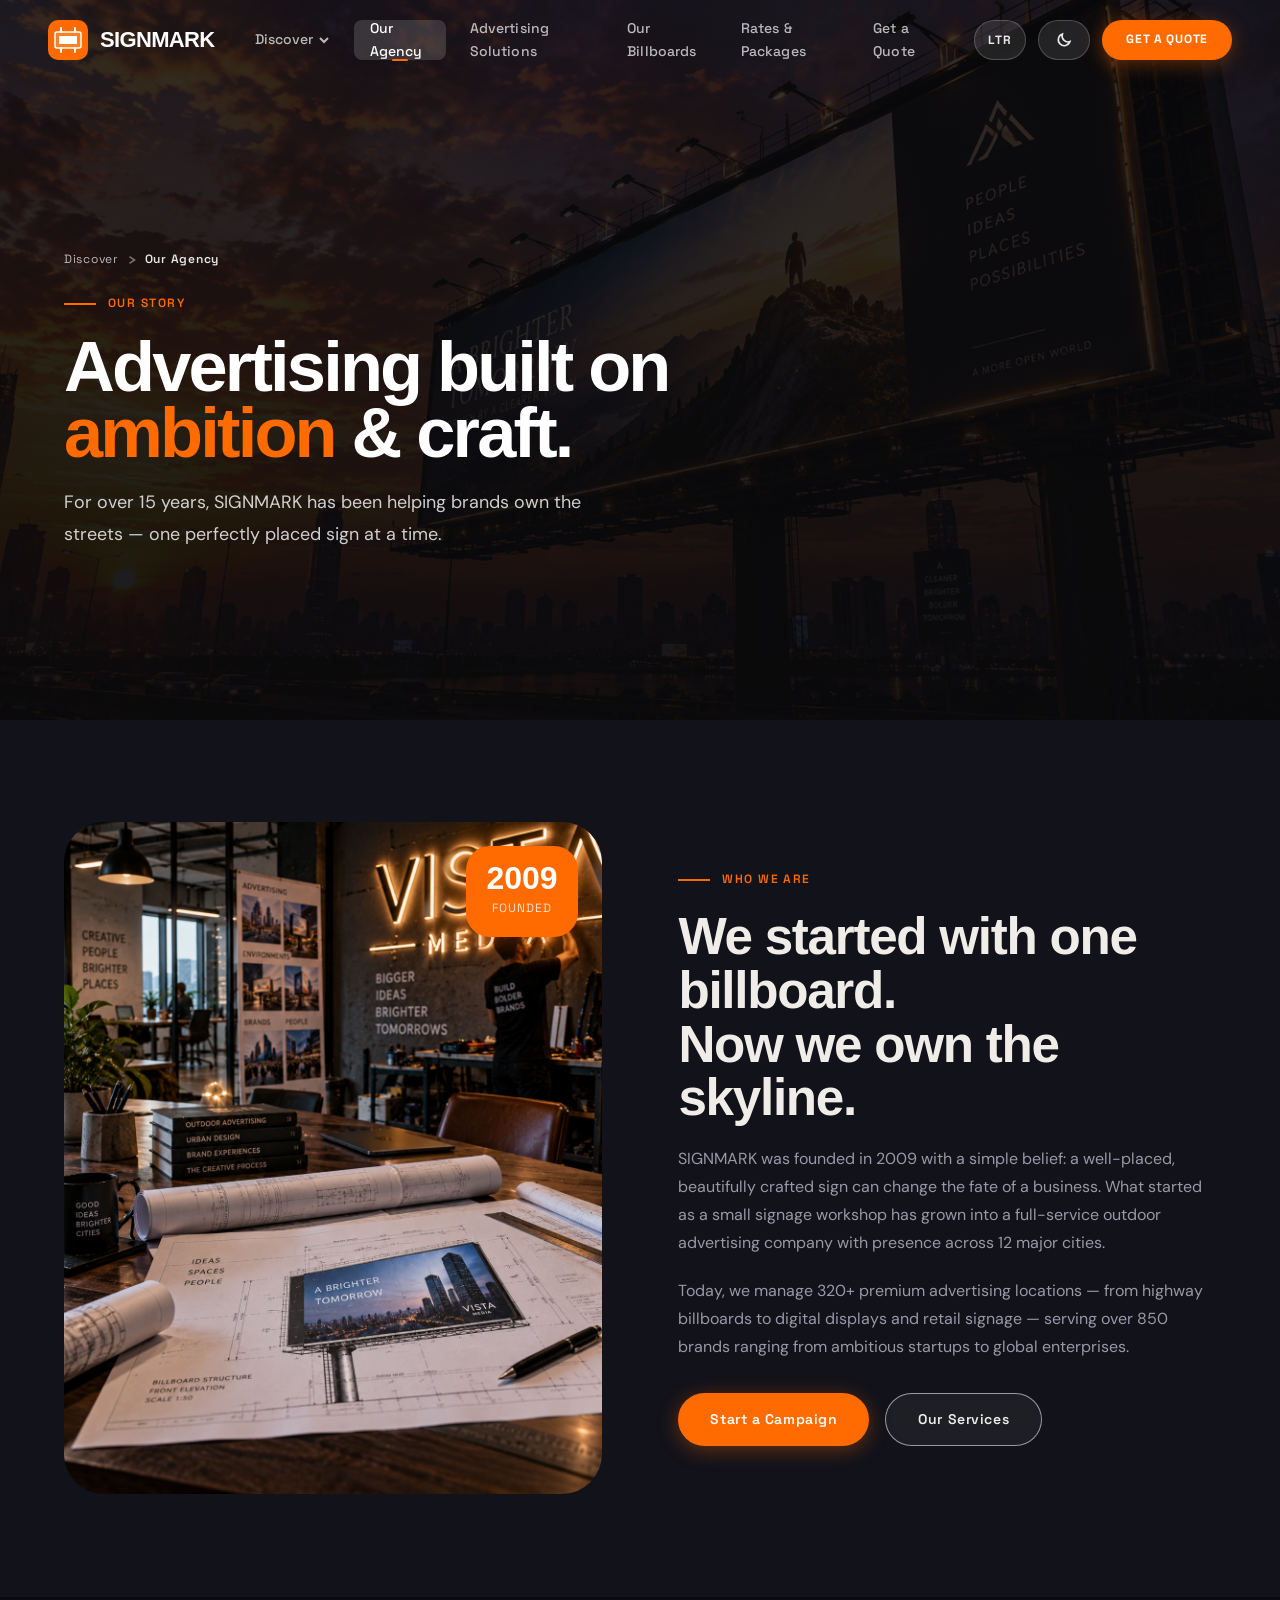
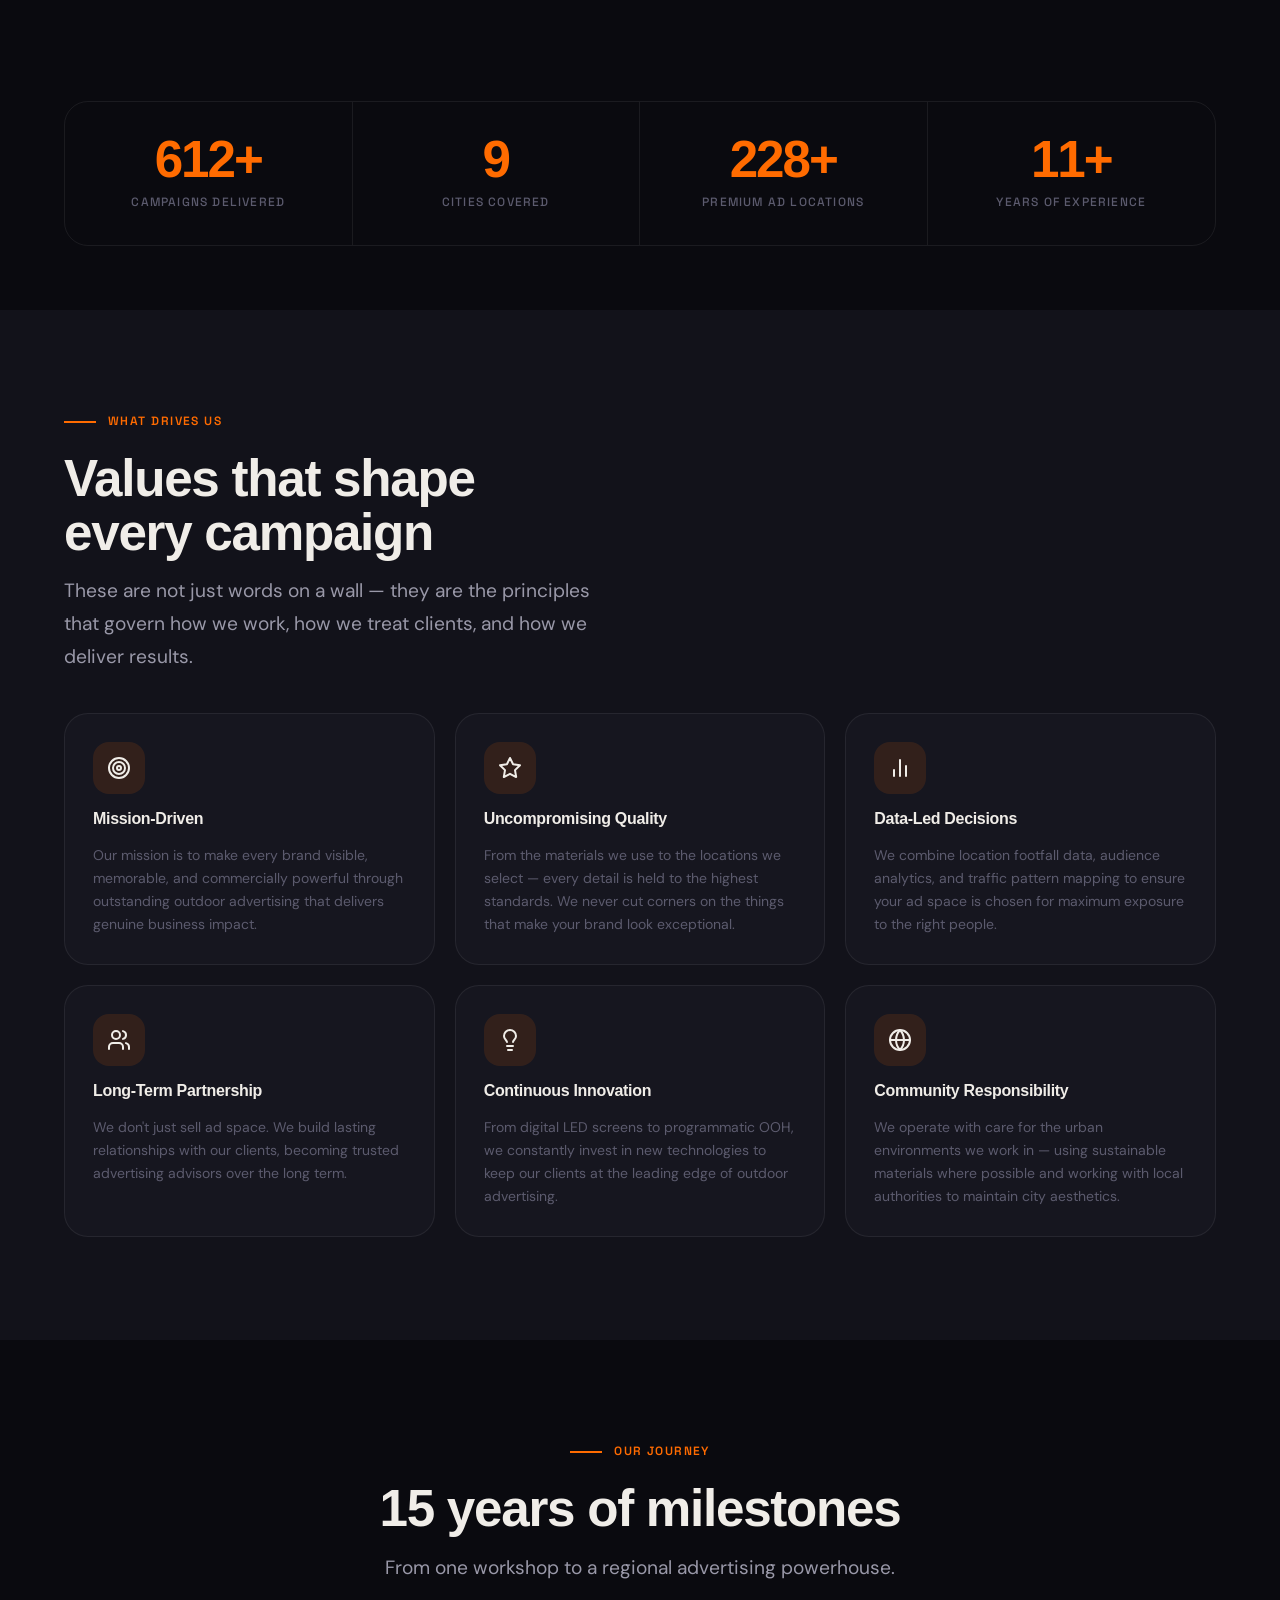
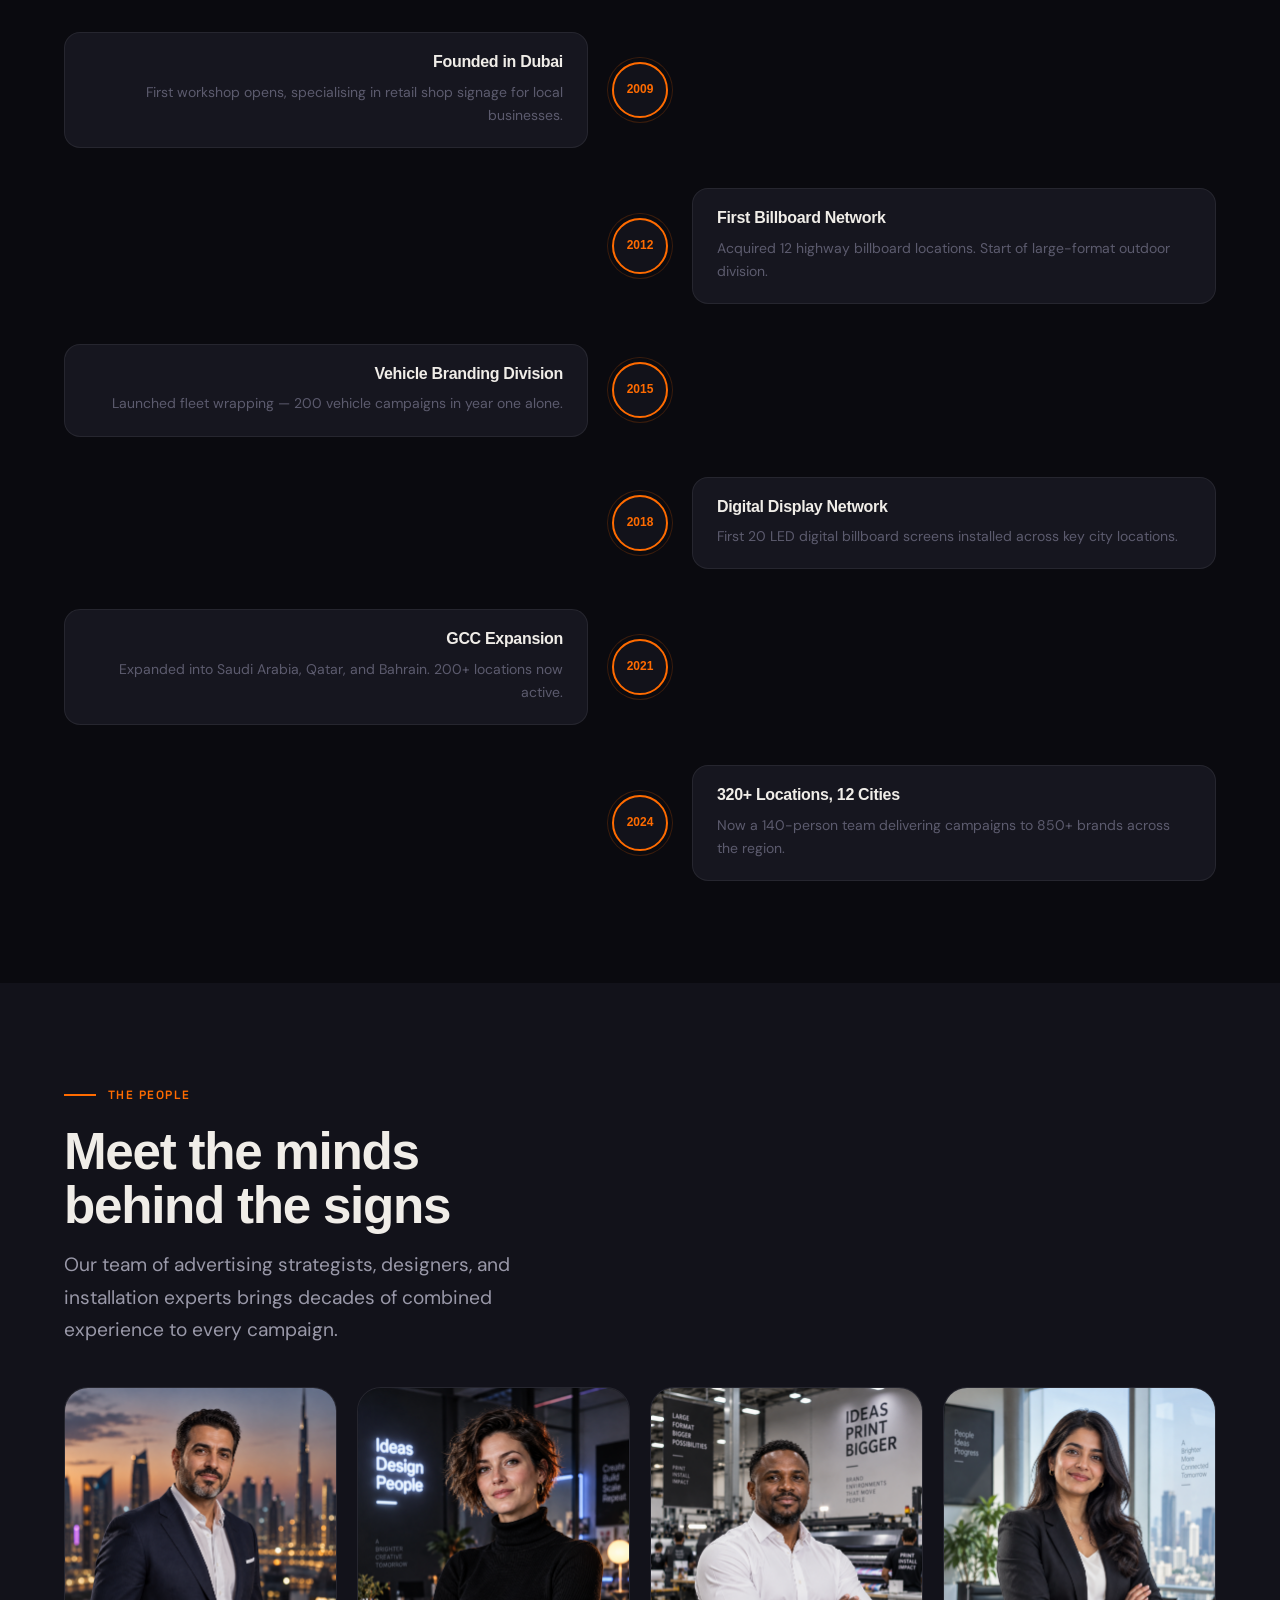
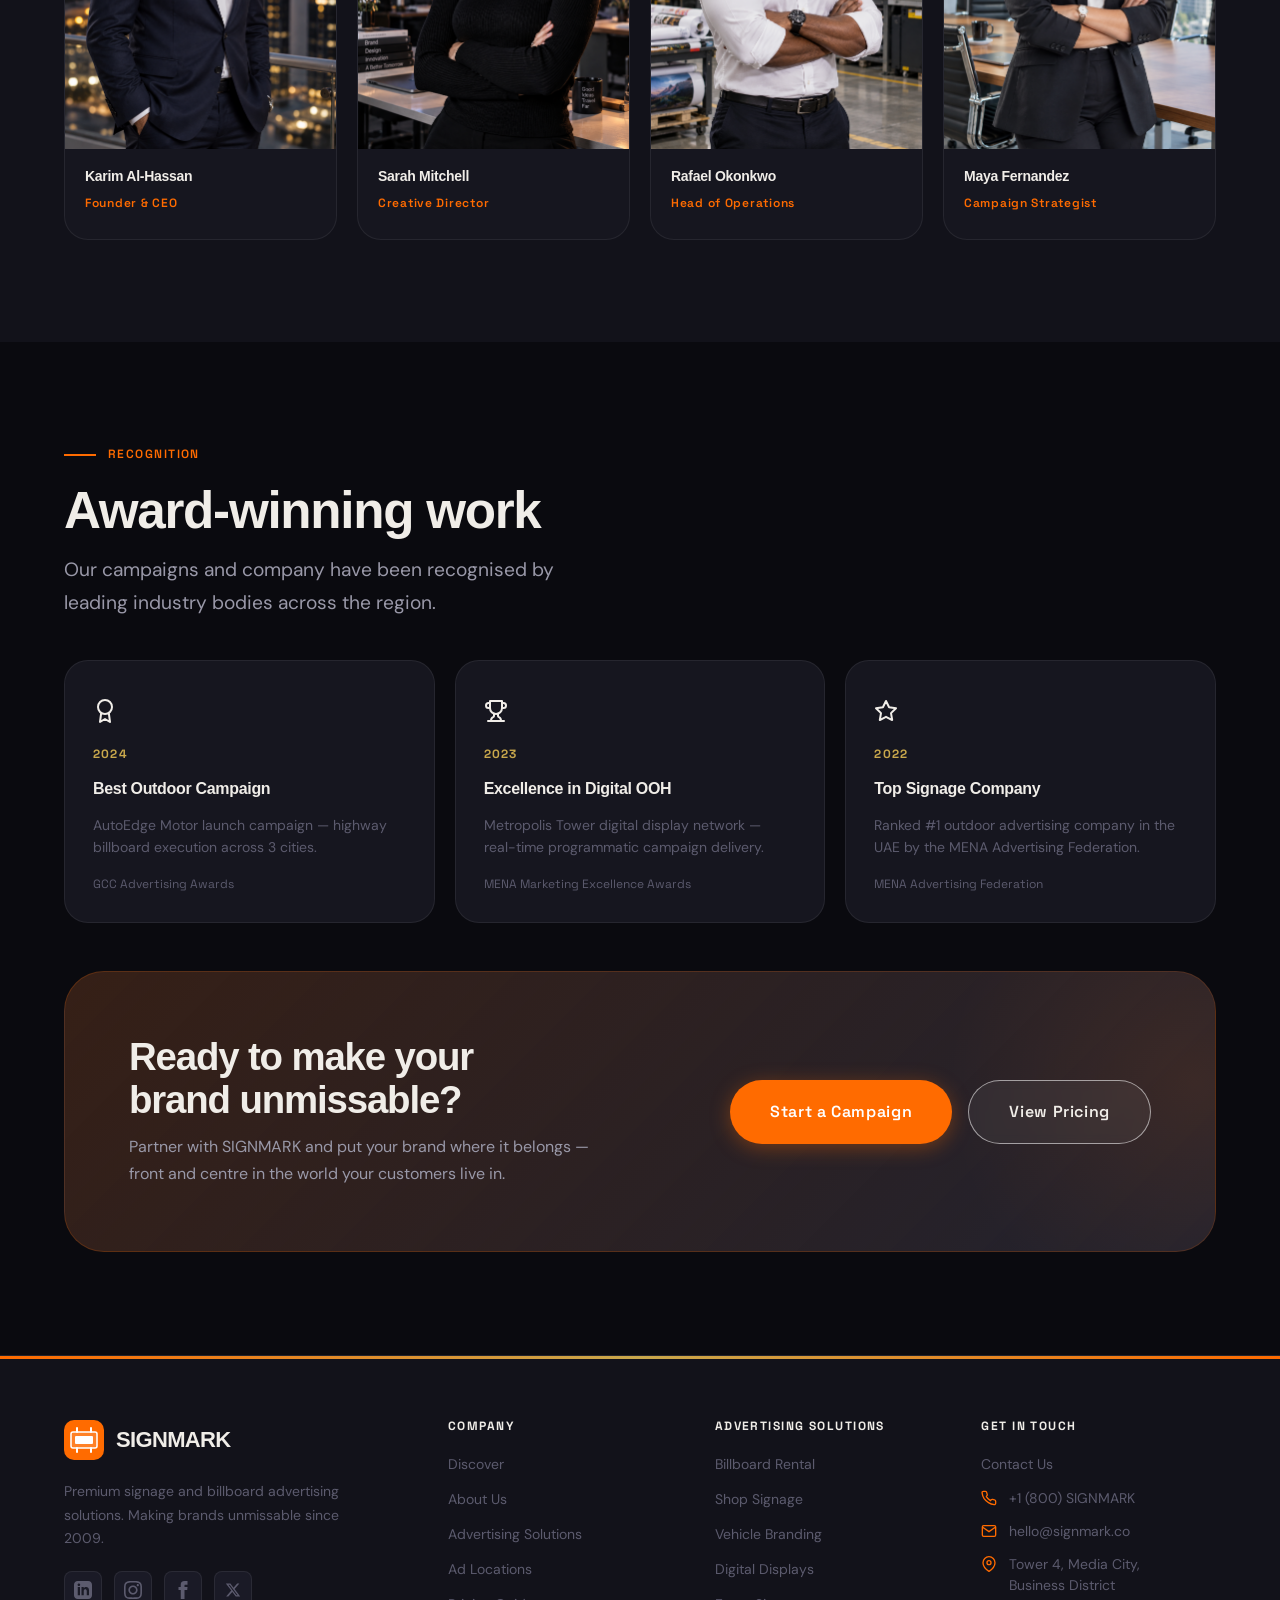
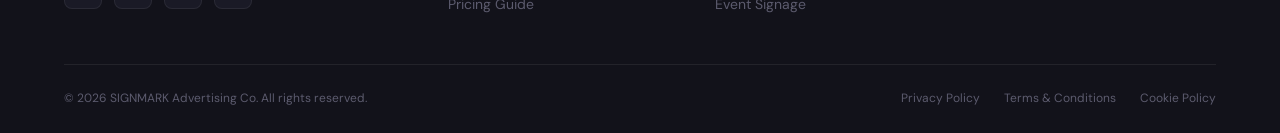
<file: about.html>
<!DOCTYPE html>
<html lang="en" dir="ltr" data-theme="dark">
<head>
  <meta charset="UTF-8" />
  <meta name="viewport" content="width=device-width, initial-scale=1.0" />
  <title>About Us — SIGNMARK Advertising</title>
  <meta name="description" content="Learn about SIGNMARK — 15 years of premium signage and billboard advertising excellence." />
  <link rel="preconnect" href="https://fonts.googleapis.com" />
  <link rel="preconnect" href="https://fonts.gstatic.com" crossorigin />
  <link rel="stylesheet" href="css/variables.css" />
  <link rel="stylesheet" href="css/global.css" />
  <link rel="stylesheet" href="css/header.css" />
  <link rel="stylesheet" href="css/footer.css" />
  <link rel="stylesheet" href="css/pages.css" />
  <link rel="icon" type="image/svg+xml" href="favicon.svg" />
</head>
<body>

  <header class="site-header" id="siteHeader">
    <div class="header-inner">
      <a href="index.html" class="header-logo">
        <svg class="logo-mark" viewBox="0 0 40 40" fill="none" xmlns="http://www.w3.org/2000/svg">
          <rect width="40" height="40" rx="10" fill="#FF6B00"/>
          <rect x="7" y="12" width="26" height="16" rx="2" fill="white" opacity="0.15"/>
          <rect x="7" y="12" width="26" height="16" rx="2" stroke="white" stroke-width="1.5"/>
          <line x1="13" y1="8" x2="13" y2="12" stroke="white" stroke-width="2" stroke-linecap="round"/>
          <line x1="27" y1="8" x2="27" y2="12" stroke="white" stroke-width="2" stroke-linecap="round"/>
          <line x1="13" y1="28" x2="13" y2="32" stroke="white" stroke-width="2" stroke-linecap="round"/>
          <line x1="27" y1="28" x2="27" y2="32" stroke="white" stroke-width="2" stroke-linecap="round"/>
          <rect x="11" y="16" width="18" height="8" rx="1" fill="white"/>
        </svg>
        <div class="logo-wordmark">
          <span class="logo-name">SIGNMARK</span>
          
        </div></a>
      <nav class="header-nav">
        <ul class="nav-list">
          <li class="nav-item"><a href="index.html" class="nav-link" aria-haspopup="true">Discover<svg class="nav-arrow" viewBox="0 0 12 12"><polyline points="2 4 6 8 10 4"/></svg></a><div class="nav-dropdown"><div class="dropdown-header"><span>Choose Layout</span></div><a href="index.html" class="dropdown-item"><span class="item-icon"><svg viewBox="0 0 24 24" fill="none" stroke="currentColor" stroke-width="2" stroke-linecap="round" stroke-linejoin="round" width="18" height="18"><polygon points="23 7 16 12 23 17 23 7"></polygon><rect x="1" y="5" width="15" height="14" rx="2" ry="2"></rect></svg></span><span class="item-text"><span class="item-label">Home 1</span><span class="item-desc">Cinematic dark</span></span></a><a href="home2.html" class="dropdown-item"><span class="item-icon"><svg viewBox="0 0 24 24" fill="none" stroke="currentColor" stroke-width="2" stroke-linecap="round" stroke-linejoin="round" width="18" height="18"><path d="M4 22h16a2 2 0 0 0 2-2V4a2 2 0 0 0-2-2H8a2 2 0 0 0-2 2v16a2 2 0 0 1-2 2Zm0 0a2 2 0 0 1-2-2v-9c0-1.1.9-2 2-2h2"></path><path d="M18 14h-8"></path><path d="M15 18h-5"></path><path d="M10 6h8v4h-8V6Z"></path></svg></span><span class="item-text"><span class="item-label">Home 2</span><span class="item-desc">Editorial style</span></span></a></div></li>
          <li class="nav-item"><a href="about.html" class="nav-link active">Our Agency</a></li>
          <li class="nav-item"><a href="services.html" class="nav-link">Advertising Solutions</a></li>
          <li class="nav-item"><a href="locations.html" class="nav-link">Our Billboards</a></li>
          <li class="nav-item"><a href="pricing.html" class="nav-link">Rates & Packages</a></li>
          <li class="nav-item"><a href="contact.html" class="nav-link">Get a Quote</a></li>
        </ul>
      </nav>
      <div class="header-controls">
        <button class="rtl-toggle" id="rtlToggle">
          <span id="rtlLabel">LTR</span>
        </button>
        <button class="theme-toggle" id="themeToggle"><svg class="icon-sun" viewBox="0 0 20 20" style="width:16px;height:16px;stroke:currentColor;fill:none;stroke-width:2;"><circle cx="10" cy="10" r="4"/><line x1="10" y1="2" x2="10" y2="4" stroke-linecap="round"/><line x1="10" y1="16" x2="10" y2="18" stroke-linecap="round"/><line x1="2" y1="10" x2="4" y2="10" stroke-linecap="round"/><line x1="16" y1="10" x2="18" y2="10" stroke-linecap="round"/><line x1="4.22" y1="4.22" x2="5.64" y2="5.64" stroke-linecap="round"/><line x1="14.36" y1="14.36" x2="15.78" y2="15.78" stroke-linecap="round"/><line x1="4.22" y1="15.78" x2="5.64" y2="14.36" stroke-linecap="round"/><line x1="14.36" y1="5.64" x2="15.78" y2="4.22" stroke-linecap="round"/></svg><svg class="icon-moon" viewBox="0 0 20 20" style="width:16px;height:16px;stroke:currentColor;fill:none;stroke-width:2;"><path d="M17.5 12A7.5 7.5 0 0 1 8 2.5a7.5 7.5 0 1 0 9.5 9.5z"/></svg></button>
        <a href="contact.html" class="btn btn-primary btn-sm header-cta">Get a Quote</a>
        <button class="mobile-menu-toggle" id="mobileMenuToggle" aria-expanded="false"><span></span><span></span><span></span></button>
      </div>
    </div>
  </header>

  <nav class="mobile-nav" id="mobileNav">
    <ul class="mobile-nav-list">
      <li><button class="mobile-nav-link" data-sub-toggle="mobileHomeSubA" style="width:100%;background:none;border:none;text-align:left;cursor:pointer;font-size:var(--text-base)">Discover<svg class="nav-arrow" viewBox="0 0 12 12" style="width:14px;height:14px;stroke:currentColor;fill:none;stroke-width:2;"><polyline points="2 4 6 8 10 4"/></svg></button><div class="mobile-sub-menu" id="mobileHomeSubA"><a href="index.html" class="mobile-sub-link">Home 1</a><a href="home2.html" class="mobile-sub-link">Home 2</a></div></li>
      <li><a href="about.html" class="mobile-nav-link">Our Agency</a></li>
      <li><a href="services.html" class="mobile-nav-link">Advertising Solutions</a></li>
      <li><a href="locations.html" class="mobile-nav-link">Our Billboards</a></li>
      <li><a href="pricing.html" class="mobile-nav-link">Rates & Packages</a></li>
      <li><a href="contact.html" class="mobile-nav-link">Get a Quote</a></li>
    </ul>
    <div class="mobile-controls"><button class="rtl-toggle" onclick="document.getElementById('rtlToggle').click()">
          <span id="rtlLabel">LTR</span>
        </button><a href="contact.html" class="btn btn-primary btn-sm" style="flex:1;">Get a Quote</a></div>
  </nav>

  <!-- HERO -->
  <section class="page-hero" aria-labelledby="aboutHeroTitle">
    <div class="page-hero-bg" aria-hidden="true" style="background-image: linear-gradient(rgba(10, 10, 10, 0.7), rgba(10, 10, 10, 0.9)), url('assets/about_hero.png'); background-size: cover; background-position: center; opacity: 0.6;"></div>
    <div class="container">
      <div class="page-hero-content">
        <nav class="page-hero-breadcrumb"><a href="index.html">Discover</a><svg viewBox="0 0 12 12"><polyline points="3 2 9 6 3 10"/></svg><span>Our Agency</span></nav>
        <div class="section-label reveal"><span class="label-ui text-primary">Our Story</span></div>
        <h1 id="aboutHeroTitle" class="page-hero-title reveal">Advertising built on<br><span class="accent-word">ambition</span> & craft.</h1>
        <p class="page-hero-desc reveal reveal-delay-2">For over 15 years, SIGNMARK has been helping brands own the streets — one perfectly placed sign at a time.</p>
      </div>
    </div>
  </section>

  <!-- ═══ SECTION 1: Brand Story ═══ -->
  <section class="about-story section" aria-labelledby="storyHeading">
    <div class="container">
      <div class="about-story-grid">
        <div class="about-story-visual reveal-left">
          <img src="assets/about_story.png" alt="SIGNMARK founding office" style="width:100%; height:100%; object-fit:cover;" />
          <div class="about-story-badge">
            <strong>2009</strong>
            <span>Founded</span>
          </div>
        </div>

        <div class="reveal-right">
          <div class="section-label"><span class="label-ui text-primary">Who We Are</span></div>
          <h2 id="storyHeading" class="heading-xl" style="margin-bottom:var(--space-5);">
            We started with one billboard.<br>Now we own the skyline.
          </h2>
          <p style="color:var(--txt-secondary);line-height:1.75;margin-bottom:var(--space-5);">
            SIGNMARK was founded in 2009 with a simple belief: a well-placed, beautifully crafted sign can change the fate of a business. What started as a small signage workshop has grown into a full-service outdoor advertising company with presence across 12 major cities.
          </p>
          <p style="color:var(--txt-secondary);line-height:1.75;margin-bottom:var(--space-8);">
            Today, we manage 320+ premium advertising locations — from highway billboards to digital displays and retail signage — serving over 850 brands ranging from ambitious startups to global enterprises.
          </p>
          <div style="display:flex;gap:var(--space-4);">
            <a href="contact.html" class="btn btn-primary" id="storyCtaBtn">Start a Campaign</a>
            <a href="services.html" class="btn btn-outline" id="storyServicesBtn">Our Services</a>
          </div>
        </div>
      </div>
    </div>
  </section>

  <!-- ═══ SECTION 2: Company Stats ═══ -->
  <section class="about-stats section-sm" aria-labelledby="statsHeading">
    <div class="container">
      <h2 id="statsHeading" class="sr-only">Company Statistics</h2>
      <div class="about-stats-grid reveal">
        <div class="about-stat-cell">
          <div class="asc-num"><span data-target="850">0</span>+</div>
          <div class="asc-label">Campaigns Delivered</div>
        </div>
        <div class="about-stat-cell">
          <div class="asc-num"><span data-target="12">0</span></div>
          <div class="asc-label">Cities Covered</div>
        </div>
        <div class="about-stat-cell">
          <div class="asc-num"><span data-target="320">0</span>+</div>
          <div class="asc-label">Premium Ad Locations</div>
        </div>
        <div class="about-stat-cell">
          <div class="asc-num"><span data-target="15">0</span>+</div>
          <div class="asc-label">Years of Experience</div>
        </div>
      </div>
    </div>
  </section>

  <!-- ═══ SECTION 3: Core Values ═══ -->
  <section class="about-values-section section" aria-labelledby="valuesHeading">
    <div class="container">
      <div class="section-label reveal"><span class="label-ui text-primary">What Drives Us</span></div>
      <h2 id="valuesHeading" class="heading-xl reveal" style="margin-bottom:var(--space-4);">Values that shape<br>every campaign</h2>
      <p class="lead reveal reveal-delay-2" style="max-width:540px;margin-bottom:0;">These are not just words on a wall — they are the principles that govern how we work, how we treat clients, and how we deliver results.</p>

      <div class="values-grid" data-stagger>
        <article class="value-card" id="valueMission">
          <div class="value-card-icon"><svg viewBox="0 0 24 24" fill="none" stroke="currentColor" stroke-width="2" stroke-linecap="round" stroke-linejoin="round" width="24" height="24"><circle cx="12" cy="12" r="10"/><circle cx="12" cy="12" r="6"/><circle cx="12" cy="12" r="2"/></svg></div>
          <h4>Mission-Driven</h4>
          <p>Our mission is to make every brand visible, memorable, and commercially powerful through outstanding outdoor advertising that delivers genuine business impact.</p>
        </article>
        <article class="value-card" id="valueExcellence">
          <div class="value-card-icon"><svg viewBox="0 0 24 24" fill="none" stroke="currentColor" stroke-width="2" stroke-linecap="round" stroke-linejoin="round" width="24" height="24"><polygon points="12 2 15.09 8.26 22 9.27 17 14.14 18.18 21.02 12 17.77 5.82 21.02 7 14.14 2 9.27 8.91 8.26 12 2"/></svg></div>
          <h4>Uncompromising Quality</h4>
          <p>From the materials we use to the locations we select — every detail is held to the highest standards. We never cut corners on the things that make your brand look exceptional.</p>
        </article>
        <article class="value-card" id="valueData">
          <div class="value-card-icon"><svg viewBox="0 0 24 24" fill="none" stroke="currentColor" stroke-width="2" stroke-linecap="round" stroke-linejoin="round" width="24" height="24"><line x1="18" y1="20" x2="18" y2="10"/><line x1="12" y1="20" x2="12" y2="4"/><line x1="6" y1="20" x2="6" y2="14"/></svg></div>
          <h4>Data-Led Decisions</h4>
          <p>We combine location footfall data, audience analytics, and traffic pattern mapping to ensure your ad space is chosen for maximum exposure to the right people.</p>
        </article>
        <article class="value-card" id="valuePartnership">
          <div class="value-card-icon"><svg viewBox="0 0 24 24" fill="none" stroke="currentColor" stroke-width="2" stroke-linecap="round" stroke-linejoin="round" width="24" height="24"><path d="M16 21v-2a4 4 0 0 0-4-4H6a4 4 0 0 0-4 4v2"/><circle cx="9" cy="7" r="4"/><path d="M22 21v-2a4 4 0 0 0-3-3.87"/><path d="M16 3.13a4 4 0 0 1 0 7.75"/></svg></div>
          <h4>Long-Term Partnership</h4>
          <p>We don't just sell ad space. We build lasting relationships with our clients, becoming trusted advertising advisors over the long term.</p>
        </article>
        <article class="value-card" id="valueInnovation">
          <div class="value-card-icon"><svg viewBox="0 0 24 24" fill="none" stroke="currentColor" stroke-width="2" stroke-linecap="round" stroke-linejoin="round" width="24" height="24"><path d="M15 14c.2-1 .7-1.7 1.5-2.5 1-.9 1.5-2.2 1.5-3.5A6 6 0 0 0 6 8c0 1 .2 2.2 1.5 3.5.7.9 1.2 1.5 1.5 2.5"/><path d="M9 18h6"/><path d="M10 22h4"/></svg></div>
          <h4>Continuous Innovation</h4>
          <p>From digital LED screens to programmatic OOH, we constantly invest in new technologies to keep our clients at the leading edge of outdoor advertising.</p>
        </article>
        <article class="value-card" id="valueCommunity">
          <div class="value-card-icon"><svg viewBox="0 0 24 24" fill="none" stroke="currentColor" stroke-width="2" stroke-linecap="round" stroke-linejoin="round" width="24" height="24"><circle cx="12" cy="12" r="10"/><line x1="2" y1="12" x2="22" y2="12"/><path d="M12 2a15.3 15.3 0 0 1 4 10 15.3 15.3 0 0 1-4 10 15.3 15.3 0 0 1-4-10 15.3 15.3 0 0 1 4-10z"/></svg></div>
          <h4>Community Responsibility</h4>
          <p>We operate with care for the urban environments we work in — using sustainable materials where possible and working with local authorities to maintain city aesthetics.</p>
        </article>
      </div>
    </div>
  </section>

  <!-- ═══ SECTION 4: Timeline ═══ -->
  <section class="about-timeline section" aria-labelledby="timelineHeading">
    <div class="container">
      <div class="text-center reveal" style="max-width:600px;margin:0 auto var(--space-4);">
        <div class="section-label" style="justify-content:center;"><span class="label-ui text-primary">Our Journey</span></div>
        <h2 id="timelineHeading" class="heading-xl">15 years of milestones</h2>
        <p class="lead" style="margin-top:var(--space-4);">From one workshop to a regional advertising powerhouse.</p>
      </div>

      <div class="timeline-track">
        <div style="position:relative;">
          <div class="timeline-line" aria-hidden="true"></div>
        </div>

        <!-- 2009 -->
        <div class="timeline-item reveal-left">
          <div class="timeline-content timeline-content-a" style="text-align:right;">
            <h4>Founded in Dubai</h4>
            <p>First workshop opens, specialising in retail shop signage for local businesses.</p>
          </div>
          <div class="timeline-node">2009</div>
          <div class="timeline-empty timeline-empty-b"></div>
        </div>

        <!-- 2012 -->
        <div class="timeline-item reveal-right">
          <div class="timeline-empty timeline-empty-b"></div>
          <div class="timeline-node">2012</div>
          <div class="timeline-content timeline-content-a">
            <h4>First Billboard Network</h4>
            <p>Acquired 12 highway billboard locations. Start of large-format outdoor division.</p>
          </div>
        </div>

        <!-- 2015 -->
        <div class="timeline-item reveal-left">
          <div class="timeline-content timeline-content-a" style="text-align:right;">
            <h4>Vehicle Branding Division</h4>
            <p>Launched fleet wrapping — 200 vehicle campaigns in year one alone.</p>
          </div>
          <div class="timeline-node">2015</div>
          <div class="timeline-empty timeline-empty-b"></div>
        </div>

        <!-- 2018 -->
        <div class="timeline-item reveal-right">
          <div class="timeline-empty timeline-empty-b"></div>
          <div class="timeline-node">2018</div>
          <div class="timeline-content timeline-content-a">
            <h4>Digital Display Network</h4>
            <p>First 20 LED digital billboard screens installed across key city locations.</p>
          </div>
        </div>

        <!-- 2021 -->
        <div class="timeline-item reveal-left">
          <div class="timeline-content timeline-content-a" style="text-align:right;">
            <h4>GCC Expansion</h4>
            <p>Expanded into Saudi Arabia, Qatar, and Bahrain. 200+ locations now active.</p>
          </div>
          <div class="timeline-node">2021</div>
          <div class="timeline-empty timeline-empty-b"></div>
        </div>

        <!-- 2024 -->
        <div class="timeline-item reveal-right">
          <div class="timeline-empty timeline-empty-b"></div>
          <div class="timeline-node">2024</div>
          <div class="timeline-content timeline-content-a">
            <h4>320+ Locations, 12 Cities</h4>
            <p>Now a 140-person team delivering campaigns to 850+ brands across the region.</p>
          </div>
        </div>
      </div>
    </div>
  </section>

  <!-- ═══ SECTION 5: Team ═══ -->
  <section class="about-team section" aria-labelledby="teamHeading">
    <div class="container">
      <div class="section-label reveal"><span class="label-ui text-primary">The People</span></div>
      <h2 id="teamHeading" class="heading-xl reveal" style="margin-bottom:var(--space-4);">Meet the minds<br>behind the signs</h2>
      <p class="lead reveal reveal-delay-2" style="max-width:520px;margin-bottom:0;">Our team of advertising strategists, designers, and installation experts brings decades of combined experience to every campaign.</p>

      <div class="team-grid" data-stagger>
        <article class="team-card" id="teamKarim">
          <div class="team-card-photo">
            <img src="assets/team_karim.png" alt="Karim Al-Hassan" style="width:100%;height:100%;object-fit:cover;" />
          </div>
          <div class="team-card-info">
            <h4>Karim Al-Hassan</h4>
            <span class="team-role">Founder & CEO</span>
          </div>
        </article>
        <article class="team-card" id="teamSarah">
          <div class="team-card-photo">
            <img src="assets/team_sarah.png" alt="Sarah Mitchell" style="width:100%;height:100%;object-fit:cover;" />
          </div>
          <div class="team-card-info">
            <h4>Sarah Mitchell</h4>
            <span class="team-role">Creative Director</span>
          </div>
        </article>
        <article class="team-card" id="teamRafael">
          <div class="team-card-photo">
            <img src="assets/team_rafael.png" alt="Rafael Okonkwo" style="width:100%;height:100%;object-fit:cover;" />
          </div>
          <div class="team-card-info">
            <h4>Rafael Okonkwo</h4>
            <span class="team-role">Head of Operations</span>
          </div>
        </article>
        <article class="team-card" id="teamMaya">
          <div class="team-card-photo">
            <img src="assets/team_maya.png" alt="Maya Fernandez" style="width:100%;height:100%;object-fit:cover;" />
          </div>
          <div class="team-card-info">
            <h4>Maya Fernandez</h4>
            <span class="team-role">Campaign Strategist</span>
          </div>
        </article>
      </div>
    </div>
  </section>

  <!-- ═══ SECTION 6: Awards & CTA ═══ -->
  <section class="about-awards section" aria-labelledby="awardsHeading">
    <div class="container">
      <div class="section-label reveal"><span class="label-ui text-primary">Recognition</span></div>
      <h2 id="awardsHeading" class="heading-xl reveal" style="margin-bottom:var(--space-4);">Award-winning work</h2>
      <p class="lead reveal reveal-delay-2" style="max-width:520px;margin-bottom:0;">Our campaigns and company have been recognised by leading industry bodies across the region.</p>

      <div class="awards-grid" data-stagger>
        <article class="award-card" id="award1">
          <div class="award-icon"><svg viewBox="0 0 24 24" fill="none" stroke="currentColor" stroke-width="2" stroke-linecap="round" stroke-linejoin="round" width="24" height="24"><circle cx="12" cy="8" r="7"/><polyline points="8.21 13.89 7 23 12 20 17 23 15.79 13.88"/></svg></div>
          <div class="award-year">2024</div>
          <h4>Best Outdoor Campaign</h4>
          <p>AutoEdge Motor launch campaign — highway billboard execution across 3 cities.</p>
          <span class="award-org">GCC Advertising Awards</span>
        </article>
        <article class="award-card" id="award2">
          <div class="award-icon"><svg viewBox="0 0 24 24" fill="none" stroke="currentColor" stroke-width="2" stroke-linecap="round" stroke-linejoin="round" width="24" height="24"><path d="M6 9H4.5a2.5 2.5 0 0 1 0-5H6"/><path d="M18 9h1.5a2.5 2.5 0 0 0 0-5H18"/><path d="M4 22h16"/><path d="M10 14.66V17c0 .55-.47.98-.97 1.21C7.85 18.75 7 20.24 7 22"/><path d="M14 14.66V17c0 .55.47.98.97 1.21C16.15 18.75 17 20.24 17 22"/><path d="M18 2H6v7a6 6 0 0 0 12 0V2Z"/></svg></div>
          <div class="award-year">2023</div>
          <h4>Excellence in Digital OOH</h4>
          <p>Metropolis Tower digital display network — real-time programmatic campaign delivery.</p>
          <span class="award-org">MENA Marketing Excellence Awards</span>
        </article>
        <article class="award-card" id="award3">
          <div class="award-icon"><svg viewBox="0 0 24 24" fill="none" stroke="currentColor" stroke-width="2" stroke-linecap="round" stroke-linejoin="round" width="24" height="24"><polygon points="12 2 15.09 8.26 22 9.27 17 14.14 18.18 21.02 12 17.77 5.82 21.02 7 14.14 2 9.27 8.91 8.26 12 2"/></svg></div>
          <div class="award-year">2022</div>
          <h4>Top Signage Company</h4>
          <p>Ranked #1 outdoor advertising company in the UAE by the MENA Advertising Federation.</p>
          <span class="award-org">MENA Advertising Federation</span>
        </article>
      </div>

      <!-- CTA Banner -->
      <div class="cta-banner" style="margin-top:var(--space-12);">
        <div class="cta-banner-inner">
          <div class="reveal-left">
            <h2>Ready to make your<br>brand unmissable?</h2>
            <p>Partner with SIGNMARK and put your brand where it belongs — front and centre in the world your customers live in.</p>
          </div>
          <div class="cta-banner-actions reveal-right">
            <a href="contact.html" class="btn btn-primary btn-lg" id="aboutFinalCtaBtn">Start a Campaign</a>
            <a href="pricing.html" class="btn btn-outline btn-lg" id="aboutViewPricingBtn">View Pricing</a>
          </div>
        </div>
      </div>
    </div>
  </section>

  <footer class="site-footer" role="contentinfo">
    <div class="footer-accent-bar"></div>
    <div class="container">
      <div class="footer-grid">

        <!-- Brand -->
        <div class="footer-brand">
          <a href="index.html" class="footer-logo" aria-label="SIGNMARK">
            <svg width="40" height="40" viewBox="0 0 40 40" fill="none" xmlns="http://www.w3.org/2000/svg">
              <rect width="40" height="40" rx="10" fill="#FF6B00"/>
              <rect x="7" y="12" width="26" height="16" rx="2" fill="white" opacity="0.15"/>
              <rect x="7" y="12" width="26" height="16" rx="2" stroke="white" stroke-width="1.5"/>
              <line x1="13" y1="8" x2="13" y2="12" stroke="white" stroke-width="2" stroke-linecap="round"/>
              <line x1="27" y1="8" x2="27" y2="12" stroke="white" stroke-width="2" stroke-linecap="round"/>
              <line x1="13" y1="28" x2="13" y2="32" stroke="white" stroke-width="2" stroke-linecap="round"/>
              <line x1="27" y1="28" x2="27" y2="32" stroke="white" stroke-width="2" stroke-linecap="round"/>
              <rect x="11" y="16" width="18" height="8" rx="1" fill="white"/>
            </svg>
            <span class="logo-name">SIGNMARK</span>
          </a>
          <p class="footer-tagline">Premium signage and billboard advertising solutions. Making brands unmissable since 2009.</p>
          <div class="footer-social">
            <!-- LinkedIn -->
            <a href="#" class="social-link" aria-label="LinkedIn">
              <svg viewBox="0 0 24 24" fill="currentColor" width="18" height="18"><path d="M19 0h-14c-2.761 0-5 2.239-5 5v14c0 2.761 2.239 5 5 5h14c2.762 0 5-2.239 5-5v-14c0-2.761-2.238-5-5-5zm-11 19h-3v-11h3v11zm-1.5-12.268c-.966 0-1.75-.79-1.75-1.764s.784-1.764 1.75-1.764 1.75.79 1.75 1.764-.783 1.764-1.75 1.764zm13.5 12.268h-3v-5.604c0-3.368-4-3.113-4 0v5.604h-3v-11h3v1.765c1.396-2.586 7-2.777 7 2.476v6.759z"/></svg>
            </a>
            <!-- Instagram -->
            <a href="#" class="social-link" aria-label="Instagram">
              <svg viewBox="0 0 24 24" fill="currentColor" width="18" height="18"><path d="M12 2.163c3.204 0 3.584.012 4.85.07 3.252.148 4.771 1.691 4.919 4.919.058 1.265.069 1.645.069 4.849 0 3.205-.012 3.584-.069 4.849-.149 3.225-1.664 4.771-4.919 4.919-1.266.058-1.644.07-4.85.07-3.204 0-3.584-.012-4.849-.07-3.26-.149-4.771-1.699-4.919-4.92-.058-1.265-.07-1.644-.07-4.849 0-3.204.013-3.583.07-4.849.149-3.227 1.664-4.771 4.919-4.919 1.266-.057 1.645-.069 4.849-.069zm0-2.163c-3.259 0-3.667.014-4.947.072-4.358.2-6.78 2.618-6.98 6.98-.059 1.281-.073 1.689-.073 4.948 0 3.259.014 3.668.072 4.948.2 4.358 2.618 6.78 6.98 6.98 1.281.058 1.689.072 4.948.072 3.259 0 3.668-.014 4.948-.072 4.354-.2 6.782-2.618 6.979-6.98.059-1.28.073-1.689.073-4.948 0-3.259-.014-3.667-.072-4.947-.196-4.354-2.617-6.78-6.979-6.98-1.281-.059-1.69-.073-4.949-.073zm0 5.838c-3.403 0-6.162 2.759-6.162 6.162s2.759 6.163 6.162 6.163 6.162-2.759 6.162-6.163c0-3.403-2.759-6.162-6.162-6.162zm0 10.162c-2.209 0-4-1.79-4-4 0-2.209 1.791-4 4-4s4 1.791 4 4c0 2.21-1.791 4-4 4zm6.406-11.845c-.796 0-1.441.645-1.441 1.44s.645 1.44 1.441 1.44c.795 0 1.439-.645 1.439-1.44s-.644-1.44-1.439-1.44z"/></svg>
            </a>
            <!-- Facebook -->
            <a href="#" class="social-link" aria-label="Facebook">
              <svg viewBox="0 0 24 24" fill="currentColor" width="18" height="18"><path d="M9 8h-3v4h3v12h5v-12h3.642l.358-4h-4v-1.667c0-.955.192-1.333 1.115-1.333h2.885v-5h-3.808c-3.596 0-5.192 1.583-5.192 4.615v3.385z"/></svg>
            </a>
            <!-- Twitter/X -->
            <a href="#" class="social-link" aria-label="X (Twitter)">
               <svg viewBox="0 0 24 24" fill="currentColor" width="16" height="16"><path d="M18.244 2.25h3.308l-7.227 8.26 8.502 11.24H16.17l-5.214-6.817L4.99 21.75H1.68l7.73-8.835L1.254 2.25H8.08l4.713 6.231zm-1.161 17.52h1.833L7.084 4.126H5.117z"/></svg>
            </a>
          </div>
        </div>

        <!-- Quick Links -->
        <div class="footer-col">
          <h4>Company</h4>
          <nav class="footer-links" aria-label="Footer company links">
            <a href="index.html" class="footer-link">Discover</a>
            <a href="about.html" class="footer-link">About Us</a>
            <a href="services.html" class="footer-link">Advertising Solutions</a>
            <a href="locations.html" class="footer-link">Ad Locations</a>
            <a href="pricing.html" class="footer-link">Pricing Guide</a>
          </nav>
        </div>

        <!-- Services -->
        <div class="footer-col">
          <h4>Advertising Solutions</h4>
          <nav class="footer-links" aria-label="Footer services links">
            <a href="services.html#billboard" class="footer-link">Billboard Rental</a>
            <a href="services.html#shop-signage" class="footer-link">Shop Signage</a>
            <a href="services.html#vehicle" class="footer-link">Vehicle Branding</a>
            <a href="services.html#digital" class="footer-link">Digital Displays</a>
            <a href="services.html#events" class="footer-link">Event Signage</a>
          </nav>
        </div>

        <!-- Contact -->
        <div class="footer-col">
          <h4>Get In Touch</h4>
          <div class="footer-links">
            <a href="contact.html" class="footer-link">Contact Us</a>
            <div class="footer-contact-item">
              <svg viewBox="0 0 24 24"><path d="M22 16.92v3a2 2 0 0 1-2.18 2 19.79 19.79 0 0 1-8.63-3.07A19.5 19.5 0 0 1 4.69 13a19.79 19.79 0 0 1-3.07-8.67A2 2 0 0 1 3.6 2h3a2 2 0 0 1 2 1.72 12.84 12.84 0 0 0 .7 2.81 2 2 0 0 1-.45 2.11L8.09 9.91a16 16 0 0 0 6 6l1.27-1.27a2 2 0 0 1 2.11-.45 12.84 12.84 0 0 0 2.81.7A2 2 0 0 1 22 16.92z"/></svg>
              <span>+1 (800) SIGNMARK</span>
            </div>
            <div class="footer-contact-item">
              <svg viewBox="0 0 24 24"><path d="M4 4h16c1.1 0 2 .9 2 2v12c0 1.1-.9 2-2 2H4c-1.1 0-2-.9-2-2V6c0-1.1.9-2 2-2z"/><polyline points="22,6 12,13 2,6"/></svg>
              <span>hello@signmark.co</span>
            </div>
            <div class="footer-contact-item">
              <svg viewBox="0 0 24 24"><path d="M21 10c0 7-9 13-9 13s-9-6-9-13a9 9 0 0 1 18 0z"/><circle cx="12" cy="10" r="3"/></svg>
              <span>Tower 4, Media City,<br>Business District</span>
            </div>
          </div>
        </div>
      </div>

      <!-- Bottom Bar -->
      <div class="footer-bottom">
        <p>© 2026 SIGNMARK Advertising Co. All rights reserved.</p>
        <nav class="footer-bottom-links" aria-label="Legal links">
          <a href="#" class="footer-bottom-link">Privacy Policy</a>
          <a href="#" class="footer-bottom-link">Terms & Conditions</a>
          <a href="#" class="footer-bottom-link">Cookie Policy</a>
        </nav>
      </div>
    </div>
  </footer>
  <script src="js/main.js"></script>
  <script src="js/animations.js"></script>
</body>
</html>
</file>
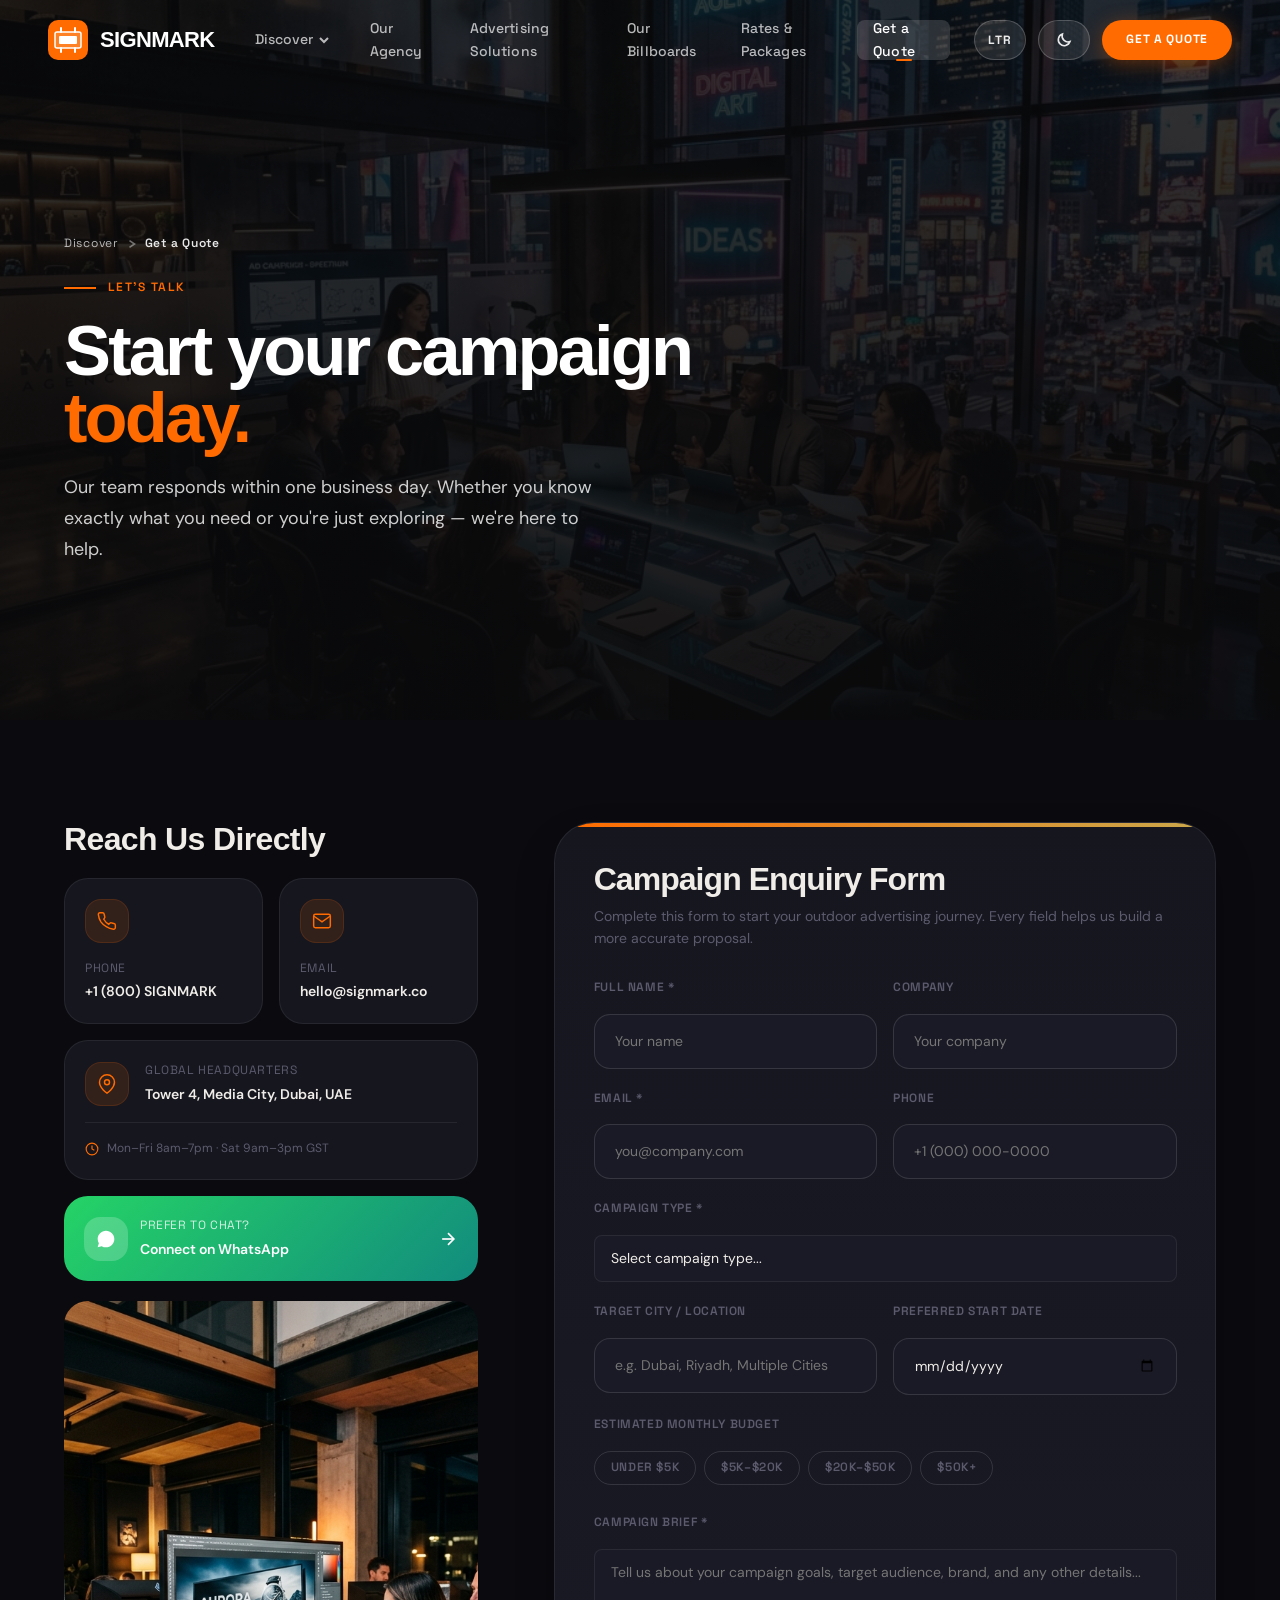
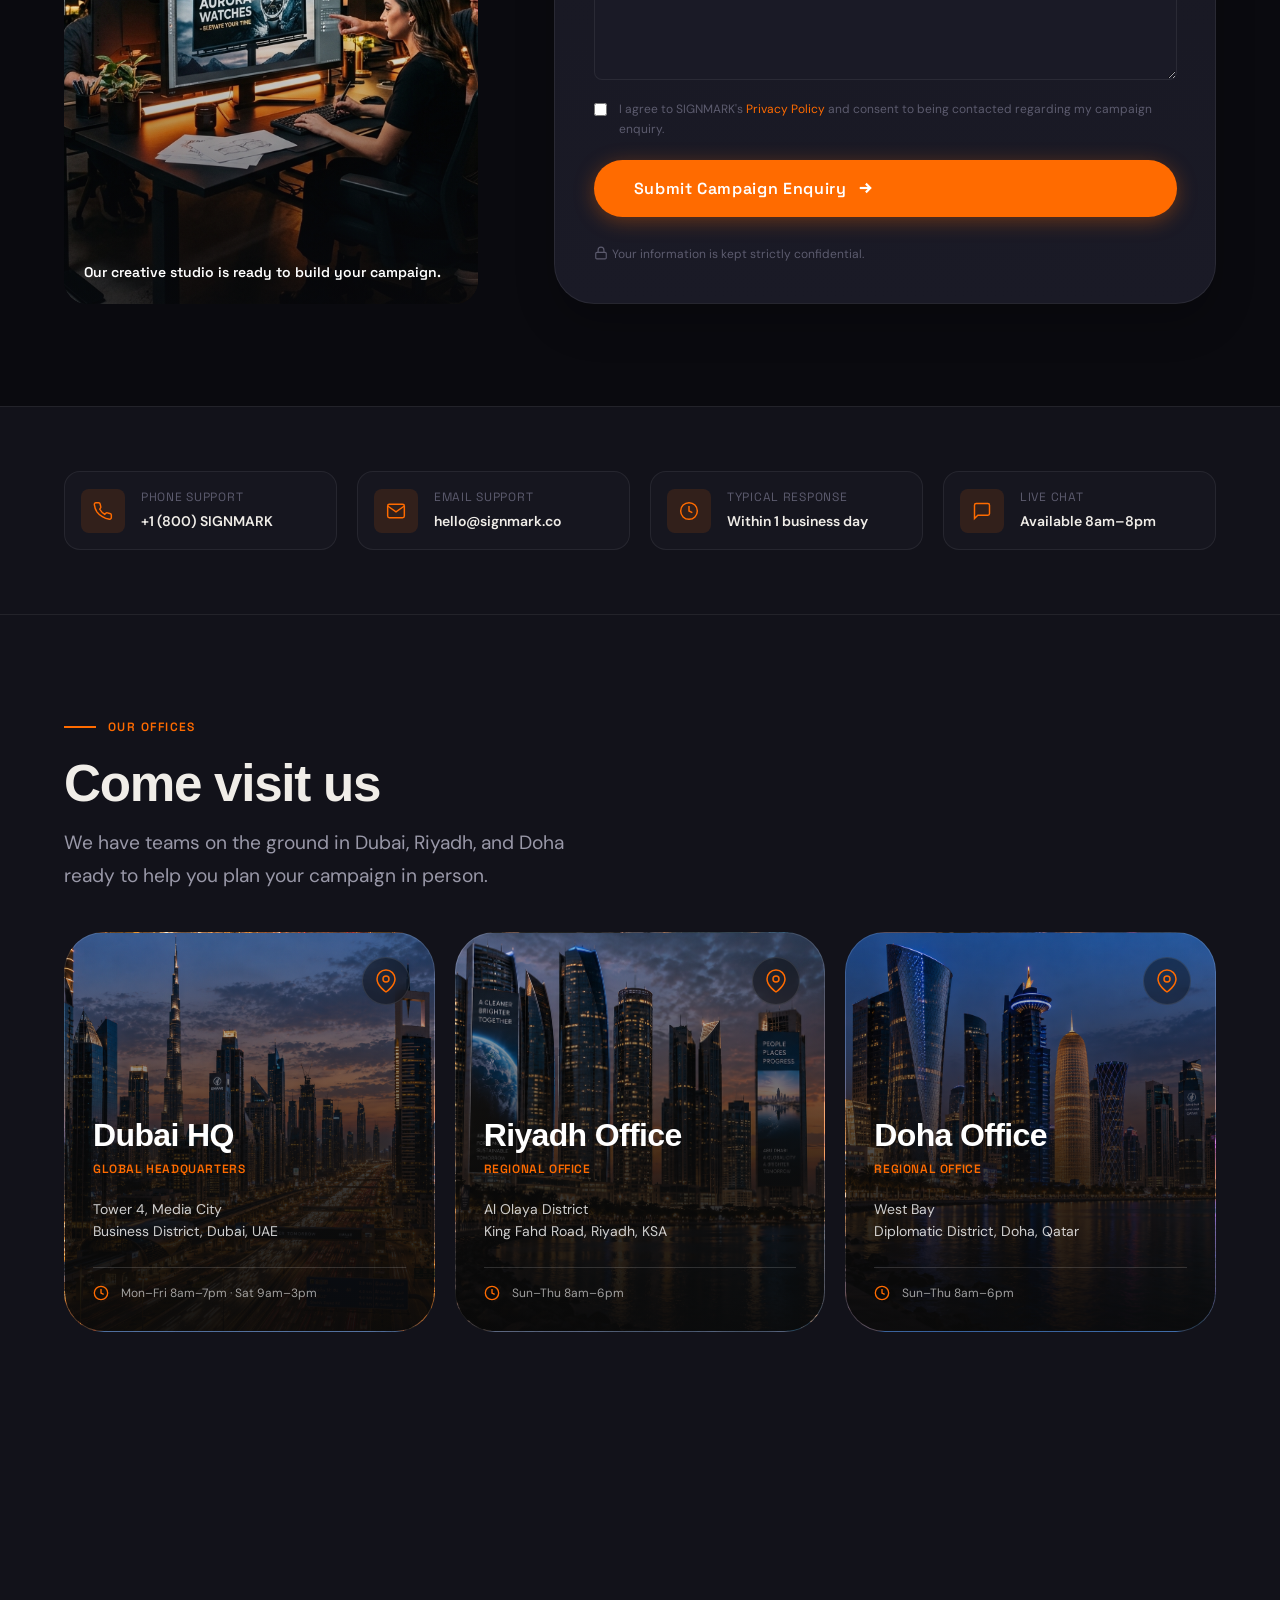
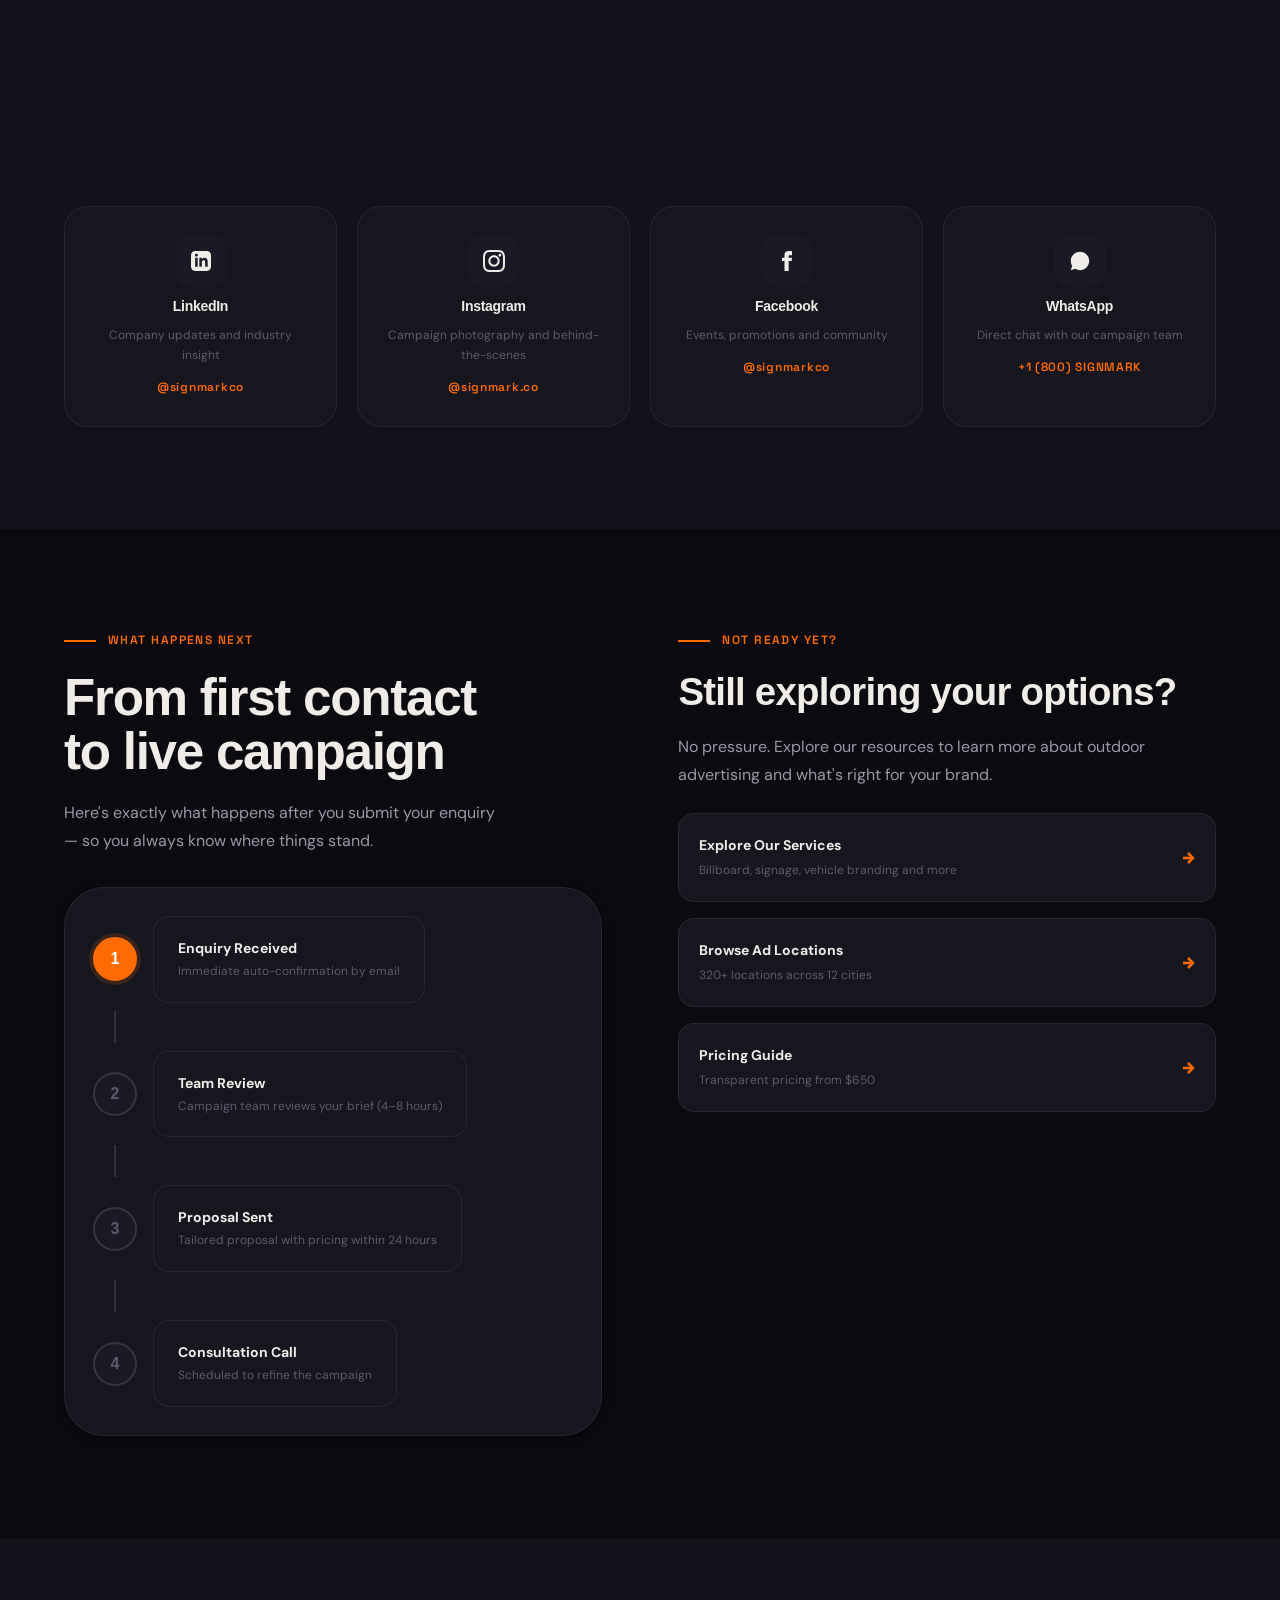
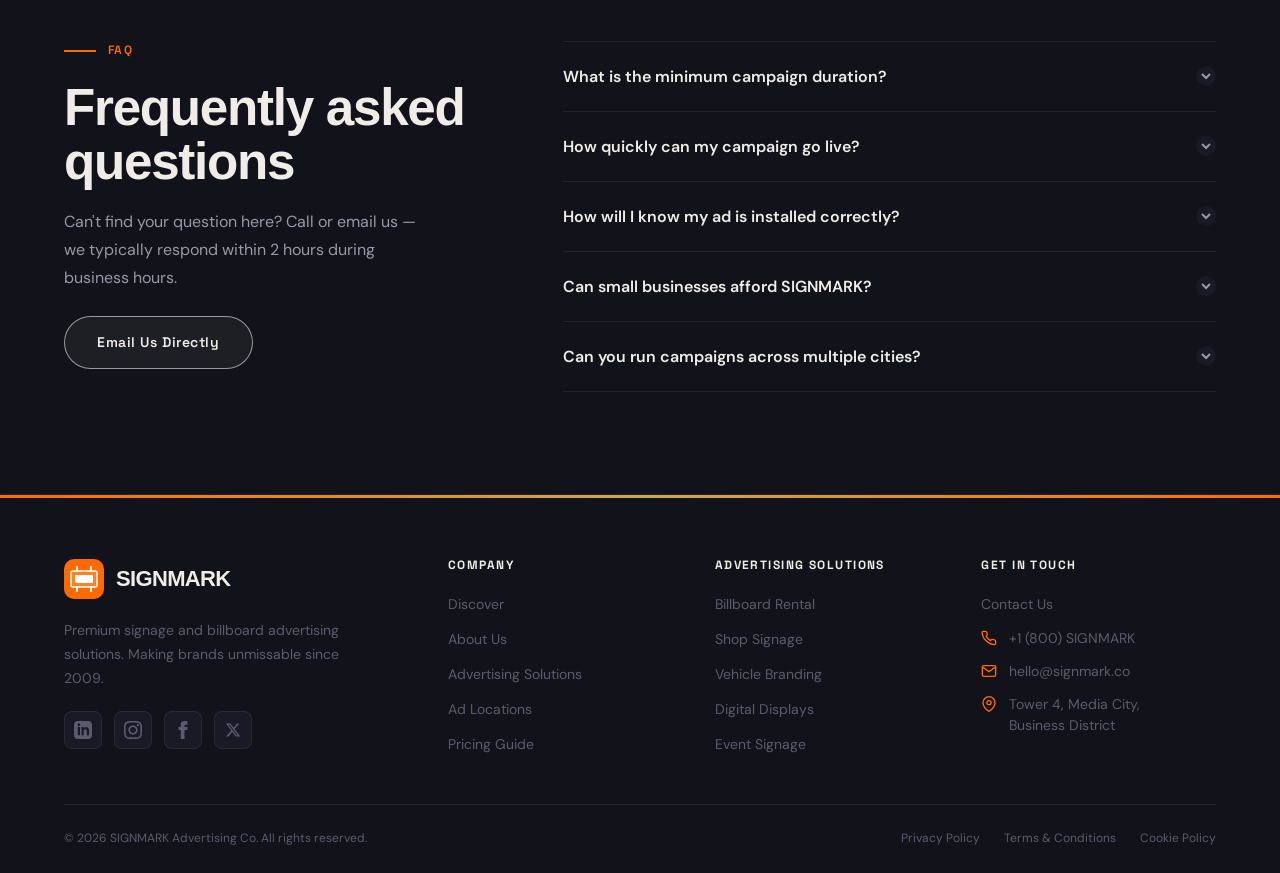
<file: contact.html>
<!DOCTYPE html>
<html lang="en" dir="ltr" data-theme="dark">
<head>
  <meta charset="UTF-8" />
  <meta name="viewport" content="width=device-width, initial-scale=1.0" />
  <title>Contact — SIGNMARK Advertising</title>
  <meta name="description" content="Contact SIGNMARK to start your outdoor advertising campaign. Response within one business day." />
  <link rel="preconnect" href="https://fonts.googleapis.com" />
  <link rel="preconnect" href="https://fonts.gstatic.com" crossorigin />
  <link rel="stylesheet" href="css/variables.css" />
  <link rel="stylesheet" href="css/global.css" />
  <link rel="stylesheet" href="css/header.css" />
  <link rel="stylesheet" href="css/footer.css" />
  <link rel="stylesheet" href="css/pages.css" />
  <link rel="icon" type="image/svg+xml" href="favicon.svg" />
</head>
<body>

  <header class="site-header" id="siteHeader">
    <div class="header-inner">
      <a href="index.html" class="header-logo">
        <svg class="logo-mark" viewBox="0 0 40 40" fill="none" xmlns="http://www.w3.org/2000/svg">
          <rect width="40" height="40" rx="10" fill="#FF6B00"/>
          <rect x="7" y="12" width="26" height="16" rx="2" fill="white" opacity="0.15"/>
          <rect x="7" y="12" width="26" height="16" rx="2" stroke="white" stroke-width="1.5"/>
          <line x1="13" y1="8" x2="13" y2="12" stroke="white" stroke-width="2" stroke-linecap="round"/>
          <line x1="27" y1="8" x2="27" y2="12" stroke="white" stroke-width="2" stroke-linecap="round"/>
          <line x1="13" y1="28" x2="13" y2="32" stroke="white" stroke-width="2" stroke-linecap="round"/>
          <line x1="27" y1="28" x2="27" y2="32" stroke="white" stroke-width="2" stroke-linecap="round"/>
          <rect x="11" y="16" width="18" height="8" rx="1" fill="white"/>
        </svg>
        <div class="logo-wordmark">
          <span class="logo-name">SIGNMARK</span>
          
        </div></a>
      <nav class="header-nav">
        <ul class="nav-list">
          <li class="nav-item"><a href="index.html" class="nav-link" aria-haspopup="true">Discover<svg class="nav-arrow" viewBox="0 0 12 12"><polyline points="2 4 6 8 10 4"/></svg></a><div class="nav-dropdown"><div class="dropdown-header"><span>Choose Layout</span></div><a href="index.html" class="dropdown-item"><span class="item-icon"><svg viewBox="0 0 24 24" fill="none" stroke="currentColor" stroke-width="2" stroke-linecap="round" stroke-linejoin="round" width="18" height="18"><polygon points="23 7 16 12 23 17 23 7"></polygon><rect x="1" y="5" width="15" height="14" rx="2" ry="2"></rect></svg></span><span class="item-text"><span class="item-label">Home 1</span><span class="item-desc">Cinematic dark</span></span></a><a href="home2.html" class="dropdown-item"><span class="item-icon"><svg viewBox="0 0 24 24" fill="none" stroke="currentColor" stroke-width="2" stroke-linecap="round" stroke-linejoin="round" width="18" height="18"><path d="M4 22h16a2 2 0 0 0 2-2V4a2 2 0 0 0-2-2H8a2 2 0 0 0-2 2v16a2 2 0 0 1-2 2Zm0 0a2 2 0 0 1-2-2v-9c0-1.1.9-2 2-2h2"></path><path d="M18 14h-8"></path><path d="M15 18h-5"></path><path d="M10 6h8v4h-8V6Z"></path></svg></span><span class="item-text"><span class="item-label">Home 2</span><span class="item-desc">Editorial style</span></span></a></div></li>
          <li class="nav-item"><a href="about.html" class="nav-link">Our Agency</a></li>
          <li class="nav-item"><a href="services.html" class="nav-link">Advertising Solutions</a></li>
          <li class="nav-item"><a href="locations.html" class="nav-link">Our Billboards</a></li>
          <li class="nav-item"><a href="pricing.html" class="nav-link">Rates & Packages</a></li>
          <li class="nav-item"><a href="contact.html" class="nav-link active">Get a Quote</a></li>
        </ul>
      </nav>
      <div class="header-controls">
        <button class="rtl-toggle" id="rtlToggle">
          <span id="rtlLabel">LTR</span>
        </button>
        <button class="theme-toggle" id="themeToggle"><svg class="icon-sun" viewBox="0 0 20 20" style="width:16px;height:16px;stroke:currentColor;fill:none;stroke-width:2;"><circle cx="10" cy="10" r="4"/><line x1="10" y1="2" x2="10" y2="4" stroke-linecap="round"/><line x1="10" y1="16" x2="10" y2="18" stroke-linecap="round"/><line x1="2" y1="10" x2="4" y2="10" stroke-linecap="round"/><line x1="16" y1="10" x2="18" y2="10" stroke-linecap="round"/><line x1="4.22" y1="4.22" x2="5.64" y2="5.64" stroke-linecap="round"/><line x1="14.36" y1="14.36" x2="15.78" y2="15.78" stroke-linecap="round"/><line x1="4.22" y1="15.78" x2="5.64" y2="14.36" stroke-linecap="round"/><line x1="14.36" y1="5.64" x2="15.78" y2="4.22" stroke-linecap="round"/></svg><svg class="icon-moon" viewBox="0 0 20 20" style="width:16px;height:16px;stroke:currentColor;fill:none;stroke-width:2;"><path d="M17.5 12A7.5 7.5 0 0 1 8 2.5a7.5 7.5 0 1 0 9.5 9.5z"/></svg></button>
        <a href="contact.html" class="btn btn-primary btn-sm header-cta">Get a Quote</a>
        <button class="mobile-menu-toggle" id="mobileMenuToggle" aria-expanded="false"><span></span><span></span><span></span></button>
      </div>
    </div>
  </header>

  <nav class="mobile-nav" id="mobileNav">
    <ul class="mobile-nav-list">
      <li><button class="mobile-nav-link" data-sub-toggle="mobileHomeSubCo" style="width:100%;background:none;border:none;text-align:left;cursor:pointer;font-size:var(--text-base)">Discover<svg class="nav-arrow" viewBox="0 0 12 12" style="width:14px;height:14px;stroke:currentColor;fill:none;stroke-width:2;"><polyline points="2 4 6 8 10 4"/></svg></button><div class="mobile-sub-menu" id="mobileHomeSubCo"><a href="index.html" class="mobile-sub-link">Home 1</a><a href="home2.html" class="mobile-sub-link">Home 2</a></div></li>
      <li><a href="about.html" class="mobile-nav-link">Our Agency</a></li>
      <li><a href="services.html" class="mobile-nav-link">Advertising Solutions</a></li>
      <li><a href="locations.html" class="mobile-nav-link">Our Billboards</a></li>
      <li><a href="pricing.html" class="mobile-nav-link">Rates & Packages</a></li>
      <li><a href="contact.html" class="mobile-nav-link">Get a Quote</a></li>
    </ul>
    <div class="mobile-controls"><button class="rtl-toggle" onclick="document.getElementById('rtlToggle').click()">
          <span id="rtlLabel">LTR</span>
        </button><a href="contact.html" class="btn btn-primary btn-sm" style="flex:1;">Get a Quote</a></div>
  </nav>

  <!-- HERO -->
  <section class="page-hero" aria-labelledby="contactHeroTitle">
    <div class="page-hero-bg" aria-hidden="true" style="background-image: linear-gradient(rgba(10, 10, 10, 0.7), rgba(10, 10, 10, 0.9)), url('assets/contact_hero.jpg'); background-size: cover; background-position: center; opacity: 0.6;"></div>
    <div class="container">
      <div class="page-hero-content">
        <nav class="page-hero-breadcrumb"><a href="index.html">Discover</a><svg viewBox="0 0 12 12"><polyline points="3 2 9 6 3 10"/></svg><span>Get a Quote</span></nav>
        <div class="section-label reveal"><span class="label-ui text-primary">Let's Talk</span></div>
        <h1 id="contactHeroTitle" class="page-hero-title reveal">Start your campaign<br><span class="accent-word">today.</span></h1>
        <p class="page-hero-desc reveal reveal-delay-2">Our team responds within one business day. Whether you know exactly what you need or you're just exploring — we're here to help.</p>
      </div>
    </div>
  </section>

  <!-- ═══ SECTION 1: Contact Info + Campaign Enquiry Form ═══ -->
  <section class="contact-section section" aria-labelledby="contactFormHeading">
    <div class="container">
      <h2 id="contactFormHeading" class="sr-only">Contact Form and Information</h2>
      <div class="contact-grid">

        <!-- Left: Contact Details -->
        <div class="contact-info">
          <div class="reveal" style="display:flex; flex-direction:column; height:100%; gap:var(--space-5);">
            <h3 style="font-size:var(--text-2xl); font-weight:800; margin-bottom:0;">Reach Us Directly</h3>
            
            <div class="contact-bento">
              <a href="tel:+18005446275" class="contact-bento-card hover-glow">
                <div class="cb-icon"><svg viewBox="0 0 24 24"><path d="M22 16.92v3a2 2 0 0 1-2.18 2 19.79 19.79 0 0 1-8.63-3.07A19.5 19.5 0 0 1 4.69 13a19.79 19.79 0 0 1-3.07-8.67A2 2 0 0 1 3.6 2h3a2 2 0 0 1 2 1.72 12.84 12.84 0 0 0 .7 2.81 2 2 0 0 1-.45 2.11L8.09 9.91a16 16 0 0 0 6 6l1.27-1.27a2 2 0 0 1 2.11-.45 12.84 12.84 0 0 0 2.81.7A2 2 0 0 1 22 16.92z"/></svg></div>
                <div class="cb-content">
                  <span class="cb-label">Phone</span>
                  <span class="cb-value">+1 (800) SIGNMARK</span>
                </div>
              </a>

              <a href="mailto:hello@signmark.co" class="contact-bento-card hover-glow">
                <div class="cb-icon"><svg viewBox="0 0 24 24"><path d="M4 4h16c1.1 0 2 .9 2 2v12c0 1.1-.9 2-2 2H4c-1.1 0-2-.9-2-2V6c0-1.1.9-2 2-2z"/><polyline points="22,6 12,13 2,6"/></svg></div>
                <div class="cb-content">
                  <span class="cb-label">Email</span>
                  <span class="cb-value">hello@signmark.co</span>
                </div>
              </a>

              <div class="contact-bento-card cb-full">
                <div class="cb-header">
                  <div class="cb-icon"><svg viewBox="0 0 24 24"><path d="M21 10c0 7-9 13-9 13s-9-6-9-13a9 9 0 0 1 18 0z"/><circle cx="12" cy="10" r="3"/></svg></div>
                  <div class="cb-content">
                    <span class="cb-label">Global Headquarters</span>
                    <span class="cb-value">Tower 4, Media City, Dubai, UAE</span>
                  </div>
                </div>
                <div class="cb-footer">
                  <svg viewBox="0 0 24 24" style="width:14px;height:14px;stroke:var(--clr-primary);fill:none;stroke-width:2;"><circle cx="12" cy="12" r="10"/><polyline points="12 6 12 12 16 14"/></svg>
                  <span>Mon–Fri 8am–7pm · Sat 9am–3pm GST</span>
                </div>
              </div>

              <a href="https://wa.me/18005446275" class="contact-bento-card cb-full cb-whatsapp" target="_blank" rel="noopener noreferrer">
                <div style="display:flex;align-items:center;gap:var(--space-3);">
                  <div class="cb-icon"><svg viewBox="0 0 24 24"><path d="M17.472 14.382c-.297-.149-1.758-.867-2.03-.967-.273-.099-.471-.148-.67.15-.197.297-.767.966-.94 1.164-.173.199-.347.223-.644.075-.297-.15-1.255-.463-2.39-1.475-.883-.788-1.48-1.761-1.653-2.059-.173-.297-.018-.458.13-.606.134-.133.298-.347.446-.52.149-.174.198-.298.298-.497.099-.198.05-.371-.025-.52-.075-.149-.669-1.612-.916-2.207-.242-.579-.487-.5-.669-.51-.173-.008-.371-.01-.57-.01-.198 0-.52.074-.792.372-.272.297-1.04 1.016-1.04 2.479 0 1.462 1.065 2.875 1.213 3.074.149.198 2.096 3.2 5.077 4.487.709.306 1.262.489 1.694.625.712.227 1.36.195 1.871.118.571-.085 1.758-.719 2.006-1.413.248-.694.248-1.289.173-1.413-.074-.124-.272-.198-.57-.347z"/><path d="M12 2C6.477 2 2 6.477 2 12c0 1.89.525 3.66 1.438 5.168L2 22l4.832-1.438A9.955 9.955 0 0 0 12 22c5.523 0 10-4.477 10-10S17.523 2 12 2z"/></svg></div>
                  <div class="cb-content">
                    <span class="cb-label" style="color:rgba(255,255,255,0.8);">Prefer to chat?</span>
                    <span class="cb-value" style="color:#fff;">Connect on WhatsApp</span>
                  </div>
                </div>
                <svg viewBox="0 0 24 24" style="width:20px;height:20px;stroke:#fff;fill:none;stroke-width:2;"><line x1="5" y1="12" x2="19" y2="12"/><polyline points="12 5 19 12 12 19"/></svg>
              </a>

            </div>

            <!-- Contact visual image — fills remaining height -->
            <div style="flex:1; min-height:180px; border-radius: var(--radius-xl); overflow: hidden; position: relative;">
              <img src="assets/contact_side_visual.jpg" alt="SIGNMARK creative studio" style="width:100%; height:100%; object-fit:cover; display:block;" />
              <div style="position:absolute; inset:0; background: linear-gradient(to top, rgba(10,10,15,0.65) 0%, transparent 55%);"></div>
              <div style="position:absolute; bottom: var(--space-5); left: var(--space-5); right: var(--space-5);">
                <p style="color:#fff; font-size:var(--text-sm); font-weight:600; margin:0; font-family:var(--font-ui);">Our creative studio is ready to build your campaign.</p>
              </div>
            </div>
          </div>
        </div>

        <!-- Right: Campaign Enquiry Form -->
        <div class="reveal-right">
          <div class="contact-form-card">
            <h2>Campaign Enquiry Form</h2>
            <p>Complete this form to start your outdoor advertising journey. Every field helps us build a more accurate proposal.</p>

            <form id="campaignEnquiryForm" class="campaign-form" novalidate>
              <div class="form-row">
                <div class="form-group"><label for="cfName">Full Name *</label><input type="text" id="cfName" name="name" placeholder="Your name" required /></div>
                <div class="form-group"><label for="cfCompany">Company</label><input type="text" id="cfCompany" name="company" placeholder="Your company" /></div>
              </div>
              <div class="form-row">
                <div class="form-group"><label for="cfEmail">Email *</label><input type="email" id="cfEmail" name="email" placeholder="you@company.com" required /></div>
                <div class="form-group"><label for="cfPhone">Phone</label><input type="tel" id="cfPhone" name="phone" placeholder="+1 (000) 000-0000" /></div>
              </div>
              <div class="form-group">
                <label for="cfProjectType">Campaign Type *</label>
                <select id="cfProjectType" name="projectType" required>
                  <option value="">Select campaign type...</option>
                  <option>Billboard Rental — Highway</option>
                  <option>Billboard Rental — City Centre</option>
                  <option>Shop Signage</option>
                  <option>Vehicle Branding / Fleet Wrap</option>
                  <option>Digital LED Display</option>
                  <option>Building Wrap</option>
                  <option>Event Signage</option>
                  <option>Multi-Channel Campaign</option>
                </select>
              </div>
              <div class="form-row">
                <div class="form-group"><label for="cfLocation">Target City / Location</label><input type="text" id="cfLocation" name="location" placeholder="e.g. Dubai, Riyadh, Multiple Cities" /></div>
                <div class="form-group"><label for="cfTimeline">Preferred Start Date</label><input type="date" id="cfTimeline" name="timeline" /></div>
              </div>
              <div class="form-group">
                <label>Estimated Monthly Budget</label>
                <div class="budget-options">
                  <input type="radio" class="budget-option" id="cb1" name="budget" value="under5k" /><label class="budget-label" for="cb1">Under $5K</label>
                  <input type="radio" class="budget-option" id="cb2" name="budget" value="5-20k" /><label class="budget-label" for="cb2">$5K–$20K</label>
                  <input type="radio" class="budget-option" id="cb3" name="budget" value="20-50k" /><label class="budget-label" for="cb3">$20K–$50K</label>
                  <input type="radio" class="budget-option" id="cb4" name="budget" value="over50k" /><label class="budget-label" for="cb4">$50K+</label>
                </div>
              </div>
              <div class="form-group">
                <label for="cfMessage">Campaign Brief *</label>
                <textarea id="cfMessage" name="message" rows="5" placeholder="Tell us about your campaign goals, target audience, brand, and any other details..." required></textarea>
              </div>
              <div style="display:flex;align-items:flex-start;gap:var(--space-3);">
                <input type="checkbox" id="cfConsent" name="consent" style="margin-top:3px;flex-shrink:0;accent-color:var(--clr-primary);" required />
                <label for="cfConsent" style="font-size:var(--text-xs);color:var(--txt-muted);cursor:pointer;">I agree to SIGNMARK's <a href="#" style="color:var(--clr-primary);">Privacy Policy</a> and consent to being contacted regarding my campaign enquiry.</label>
              </div>
              <button type="submit" class="btn btn-primary btn-lg" id="campaignEnquirySubmit">
                Submit Campaign Enquiry
                <svg viewBox="0 0 16 16" style="width:14px;height:14px;stroke:currentColor;fill:none;stroke-width:2.5;"><line x1="2" y1="8" x2="14" y2="8"/><polyline points="9 3 14 8 9 13"/></svg>
              </button>
              <p style="font-size:var(--text-xs);color:var(--txt-muted);margin-top:var(--space-2);"><svg width="14" height="14" viewBox="0 0 24 24" fill="none" stroke="currentColor" stroke-width="2" stroke-linecap="round" stroke-linejoin="round" style="vertical-align:-2px; margin-right:4px;"><rect x="3" y="11" width="18" height="11" rx="2" ry="2"></rect><path d="M7 11V7a5 5 0 0 1 10 0v4"></path></svg>Your information is kept strictly confidential.</p>
            </form>
          </div>
        </div>
      </div>
    </div>
  </section>

  <!-- ═══ SECTION 2: Quick Contact Info Bar ═══ -->
  <section class="section-sm" aria-labelledby="quickInfoHeading" style="background:var(--bg-surface);border-top:1px solid var(--border-subtle);border-bottom:1px solid var(--border-subtle);">
    <div class="container">
      <h2 id="quickInfoHeading" class="sr-only">Quick Contact Info</h2>
      <div class="quick-contact-grid reveal">
        <div class="quick-contact-card">
          <div class="qc-icon"><svg viewBox="0 0 24 24"><path d="M22 16.92v3a2 2 0 0 1-2.18 2 19.79 19.79 0 0 1-8.63-3.07A19.5 19.5 0 0 1 4.69 13a19.79 19.79 0 0 1-3.07-8.67A2 2 0 0 1 3.6 2h3a2 2 0 0 1 2 1.72 12.84 12.84 0 0 0 .7 2.81 2 2 0 0 1-.45 2.11L8.09 9.91a16 16 0 0 0 6 6l1.27-1.27a2 2 0 0 1 2.11-.45 12.84 12.84 0 0 0 2.81.7A2 2 0 0 1 22 16.92z"/></svg></div>
          <div class="qc-text">
            <span class="qc-label">Phone Support</span>
            <span class="qc-value">+1 (800) SIGNMARK</span>
          </div>
        </div>
        <div class="quick-contact-card">
          <div class="qc-icon"><svg viewBox="0 0 24 24"><path d="M4 4h16c1.1 0 2 .9 2 2v12c0 1.1-.9 2-2 2H4c-1.1 0-2-.9-2-2V6c0-1.1.9-2 2-2z"/><polyline points="22,6 12,13 2,6"/></svg></div>
          <div class="qc-text">
            <span class="qc-label">Email Support</span>
            <span class="qc-value">hello@signmark.co</span>
          </div>
        </div>
        <div class="quick-contact-card">
          <div class="qc-icon"><svg viewBox="0 0 24 24"><circle cx="12" cy="12" r="10"/><polyline points="12 6 12 12 16 14"/></svg></div>
          <div class="qc-text">
            <span class="qc-label">Typical Response</span>
            <span class="qc-value">Within 1 business day</span>
          </div>
        </div>
        <div class="quick-contact-card">
          <div class="qc-icon"><svg viewBox="0 0 24 24"><path d="M21 15a2 2 0 0 1-2 2H7l-4 4V5a2 2 0 0 1 2-2h14a2 2 0 0 1 2 2z"/></svg></div>
          <div class="qc-text">
            <span class="qc-label">Live Chat</span>
            <span class="qc-value">Available 8am–8pm</span>
          </div>
        </div>
      </div>
    </div>
  </section>

  <!-- ═══ SECTION 3: Offices ═══ -->
  <section class="contact-offices section" aria-labelledby="officesHeading">
    <div class="container">
      <div class="section-label reveal"><span class="label-ui text-primary">Our Offices</span></div>
      <h2 id="officesHeading" class="heading-xl reveal" style="margin-bottom:var(--space-4);">Come visit us</h2>
      <p class="lead reveal reveal-delay-2" style="max-width:520px;margin-bottom:0;">We have teams on the ground in Dubai, Riyadh, and Doha ready to help you plan your campaign in person.</p>

      <div class="offices-grid" data-stagger>
        <article class="office-card" id="officeDubai" style="background-image: url('assets/city_dubai.png'); background-size: cover; background-position: center;">
          <div class="office-flag"><svg viewBox="0 0 24 24" fill="none" stroke="currentColor" stroke-width="1.5" stroke-linecap="round" stroke-linejoin="round" width="32" height="32"><path d="M21 10c0 7-9 13-9 13s-9-6-9-13a9 9 0 0 1 18 0z"/><circle cx="12" cy="10" r="3"/></svg></div>
          <div>
            <h3>Dubai HQ</h3>
            <span class="office-type">Global Headquarters</span>
          </div>
          <address>Tower 4, Media City<br>Business District, Dubai, UAE</address>
          <div class="office-hours">
            <svg viewBox="0 0 24 24"><circle cx="12" cy="12" r="10"/><polyline points="12 6 12 12 16 14"/></svg>
            <p>Mon–Fri 8am–7pm · Sat 9am–3pm</p>
          </div>
        </article>
        <article class="office-card" id="officeRiyadh" style="background-image: url('assets/city_riyadh.png'); background-size: cover; background-position: center;">
          <div class="office-flag"><svg viewBox="0 0 24 24" fill="none" stroke="currentColor" stroke-width="1.5" stroke-linecap="round" stroke-linejoin="round" width="32" height="32"><path d="M21 10c0 7-9 13-9 13s-9-6-9-13a9 9 0 0 1 18 0z"/><circle cx="12" cy="10" r="3"/></svg></div>
          <div>
            <h3>Riyadh Office</h3>
            <span class="office-type">Regional Office</span>
          </div>
          <address>Al Olaya District<br>King Fahd Road, Riyadh, KSA</address>
          <div class="office-hours">
            <svg viewBox="0 0 24 24"><circle cx="12" cy="12" r="10"/><polyline points="12 6 12 12 16 14"/></svg>
            <p>Sun–Thu 8am–6pm</p>
          </div>
        </article>
        <article class="office-card" id="officeDoha" style="background-image: url('assets/city_doha.png'); background-size: cover; background-position: center;">
          <div class="office-flag"><svg viewBox="0 0 24 24" fill="none" stroke="currentColor" stroke-width="1.5" stroke-linecap="round" stroke-linejoin="round" width="32" height="32"><path d="M21 10c0 7-9 13-9 13s-9-6-9-13a9 9 0 0 1 18 0z"/><circle cx="12" cy="10" r="3"/></svg></div>
          <div>
            <h3>Doha Office</h3>
            <span class="office-type">Regional Office</span>
          </div>
          <address>West Bay<br>Diplomatic District, Doha, Qatar</address>
          <div class="office-hours">
            <svg viewBox="0 0 24 24"><circle cx="12" cy="12" r="10"/><polyline points="12 6 12 12 16 14"/></svg>
            <p>Sun–Thu 8am–6pm</p>
          </div>
        </article>
      </div>
    </div>
  </section>

  <!-- ═══ SECTION 4: Social Channels ═══ -->
  <section class="contact-social section" aria-labelledby="socialHeading" style="background:var(--bg-surface);">
    <div class="container">
      <div class="section-label reveal"><span class="label-ui text-primary">Connect With Us</span></div>
      <h2 id="socialHeading" class="heading-xl reveal" style="margin-bottom:var(--space-4);">Follow our work<br>across social media</h2>
      <p class="lead reveal reveal-delay-2" style="max-width:520px;margin-bottom:0;">See our latest campaigns, behind-the-scenes installations, and new location announcements.</p>

      <div class="social-grid" data-stagger>
        <a class="social-card" id="socialLinkedIn" href="https://linkedin.com" target="_blank" rel="noopener noreferrer">
          <div class="social-card-icon"><svg viewBox="0 0 24 24" fill="currentColor" width="20" height="20"><path d="M19 0h-14c-2.761 0-5 2.239-5 5v14c0 2.761 2.239 5 5 5h14c2.762 0 5-2.239 5-5v-14c0-2.761-2.238-5-5-5zm-11 19h-3v-11h3v11zm-1.5-12.268c-.966 0-1.75-.79-1.75-1.764s.784-1.764 1.75-1.764 1.75.79 1.75 1.764-.783 1.764-1.75 1.764zm13.5 12.268h-3v-5.604c0-3.368-4-3.113-4 0v5.604h-3v-11h3v1.765c1.396-2.586 7-2.777 7 2.476v6.759z"/></svg></div>
          <h4>LinkedIn</h4>
          <p>Company updates and industry insight</p>
          <span>@signmarkco</span>
        </a>
        <a class="social-card" id="socialInstagram" href="https://instagram.com" target="_blank" rel="noopener noreferrer">
          <div class="social-card-icon"><svg viewBox="0 0 24 24" fill="currentColor" width="22" height="22"><path d="M12 2.163c3.204 0 3.584.012 4.85.07 3.252.148 4.771 1.691 4.919 4.919.058 1.265.069 1.645.069 4.849 0 3.205-.012 3.584-.069 4.849-.149 3.225-1.664 4.771-4.919 4.919-1.266.058-1.644.07-4.85.07-3.204 0-3.584-.012-4.849-.07-3.26-.149-4.771-1.699-4.919-4.92-.058-1.265-.07-1.644-.07-4.849 0-3.204.013-3.583.07-4.849.149-3.227 1.664-4.771 4.919-4.919 1.266-.057 1.645-.069 4.849-.069zm0-2.163c-3.259 0-3.667.014-4.947.072-4.358.2-6.78 2.618-6.98 6.98-.059 1.281-.073 1.689-.073 4.948 0 3.259.014 3.668.072 4.948.2 4.358 2.618 6.78 6.98 6.98 1.281.058 1.689.072 4.948.072 3.259 0 3.668-.014 4.948-.072 4.354-.2 6.782-2.618 6.979-6.98.059-1.28.073-1.689.073-4.948 0-3.259-.014-3.667-.072-4.947-.196-4.354-2.617-6.78-6.979-6.98-1.281-.059-1.69-.073-4.949-.073zm0 5.838c-3.403 0-6.162 2.759-6.162 6.162s2.759 6.163 6.162 6.163 6.162-2.759 6.162-6.163c0-3.403-2.759-6.162-6.162-6.162zm0 10.162c-2.209 0-4-1.79-4-4 0-2.209 1.791-4 4-4s4 1.791 4 4c0 2.21-1.791 4-4 4zm6.406-11.845c-.796 0-1.441.645-1.441 1.44s.645 1.44 1.441 1.44c.795 0 1.439-.645 1.439-1.44s-.644-1.44-1.439-1.44z"/></svg></div>
          <h4>Instagram</h4>
          <p>Campaign photography and behind-the-scenes</p>
          <span>@signmark.co</span>
        </a>
        <a class="social-card" id="socialFacebook" href="https://facebook.com" target="_blank" rel="noopener noreferrer">
          <div class="social-card-icon"><svg viewBox="0 0 24 24" fill="currentColor" width="20" height="20"><path d="M9 8h-3v4h3v12h5v-12h3.642l.358-4h-4v-1.667c0-.955.192-1.333 1.115-1.333h2.885v-5h-3.808c-3.596 0-5.192 1.583-5.192 4.615v3.385z"/></svg></div>
          <h4>Facebook</h4>
          <p>Events, promotions and community</p>
          <span>@signmarkco</span>
        </a>
        <a class="social-card" id="socialWhatsApp" href="https://wa.me/18005446275" target="_blank" rel="noopener noreferrer">
          <div class="social-card-icon"><svg viewBox="0 0 24 24" fill="currentColor" width="22" height="22"><path d="M17.472 14.382c-.297-.149-1.758-.867-2.03-.967-.273-.099-.471-.148-.67.15-.197.297-.767.966-.94 1.164-.173.199-.347.223-.644.075-.297-.15-1.255-.463-2.39-1.475-.883-.788-1.48-1.761-1.653-2.059-.173-.297-.018-.458.13-.606.134-.133.298-.347.446-.52.149-.174.198-.298.298-.497.099-.198.05-.371-.025-.52-.075-.149-.669-1.612-.916-2.207-.242-.579-.487-.5-.669-.51-.173-.008-.371-.01-.57-.01-.198 0-.52.074-.792.372-.272.297-1.04 1.016-1.04 2.479 0 1.462 1.065 2.875 1.213 3.074.149.198 2.096 3.2 5.077 4.487.709.306 1.262.489 1.694.625.712.227 1.36.195 1.871.118.571-.085 1.758-.719 2.006-1.413.248-.694.248-1.289.173-1.413-.074-.124-.272-.198-.57-.347z"/><path d="M12 2C6.477 2 2 6.477 2 12c0 1.89.525 3.66 1.438 5.168L2 22l4.832-1.438A9.955 9.955 0 0 0 12 22c5.523 0 10-4.477 10-10S17.523 2 12 2z"/></svg></div>
          <h4>WhatsApp</h4>
          <p>Direct chat with our campaign team</p>
          <span>+1 (800) SIGNMARK</span>
        </a>
      </div>
    </div>
  </section>

  <!-- ═══ SECTION 5: What to Expect (Process) ═══ -->
  <section class="section" aria-labelledby="processHeading2" style="background:var(--bg-base);">
    <div class="container">
      <div style="display:grid;grid-template-columns:1fr 1fr;gap:clamp(3rem,6vw,8rem);align-items:start;">
        <div class="reveal-left">
          <div class="section-label"><span class="label-ui text-primary">What Happens Next</span></div>
          <h2 id="processHeading2" class="heading-xl" style="margin-bottom:var(--space-5);">From first contact<br>to live campaign</h2>
          <p style="color:var(--txt-secondary);line-height:1.75;max-width:440px;">Here's exactly what happens after you submit your enquiry — so you always know where things stand.</p>

          <div class="timeline-card">
            <div class="timeline-step">
              <div class="timeline-marker active">1</div>
              <div class="timeline-content">
                <div class="timeline-title">Enquiry Received</div>
                <div class="timeline-desc">Immediate auto-confirmation by email</div>
              </div>
            </div>
            <div class="timeline-connector"></div>
            
            <div class="timeline-step">
              <div class="timeline-marker">2</div>
              <div class="timeline-content">
                <div class="timeline-title">Team Review</div>
                <div class="timeline-desc">Campaign team reviews your brief (4–8 hours)</div>
              </div>
            </div>
            <div class="timeline-connector"></div>
            
            <div class="timeline-step">
              <div class="timeline-marker">3</div>
              <div class="timeline-content">
                <div class="timeline-title">Proposal Sent</div>
                <div class="timeline-desc">Tailored proposal with pricing within 24 hours</div>
              </div>
            </div>
            <div class="timeline-connector"></div>
            
            <div class="timeline-step">
              <div class="timeline-marker">4</div>
              <div class="timeline-content">
                <div class="timeline-title">Consultation Call</div>
                <div class="timeline-desc">Scheduled to refine the campaign</div>
              </div>
            </div>
          </div>
        </div>

        <div class="reveal-right">
          <div class="section-label"><span class="label-ui text-primary">Not Ready Yet?</span></div>
          <h3 class="heading-lg" style="margin-bottom:var(--space-5);">Still exploring your options?</h3>
          <p style="color:var(--txt-secondary);line-height:1.75;margin-bottom:var(--space-6);">No pressure. Explore our resources to learn more about outdoor advertising and what's right for your brand.</p>

          <div style="display:flex;flex-direction:column;gap:var(--space-4);">
            <a href="services.html" style="display:flex;align-items:center;justify-content:space-between;background:var(--bg-card);border:1px solid var(--border-subtle);border-radius:var(--radius-lg);padding:var(--space-5);transition:all var(--transition-base);text-decoration:none;" id="exploreServices" onmouseenter="this.style.borderColor='rgba(255,107,0,0.2)'" onmouseleave="this.style.borderColor=''">
              <div><div style="font-size:var(--text-sm);font-weight:700;margin-bottom:4px;">Explore Our Services</div><div style="font-size:var(--text-xs);color:var(--txt-muted);">Billboard, signage, vehicle branding and more</div></div>
              <svg viewBox="0 0 14 14" style="width:14px;height:14px;stroke:var(--clr-primary);fill:none;stroke-width:2.5;flex-shrink:0;"><line x1="2" y1="7" x2="12" y2="7"/><polyline points="7 2 12 7 7 12"/></svg>
            </a>
            <a href="locations.html" style="display:flex;align-items:center;justify-content:space-between;background:var(--bg-card);border:1px solid var(--border-subtle);border-radius:var(--radius-lg);padding:var(--space-5);transition:all var(--transition-base);text-decoration:none;" id="exploreLocations" onmouseenter="this.style.borderColor='rgba(255,107,0,0.2)'" onmouseleave="this.style.borderColor=''">
              <div><div style="font-size:var(--text-sm);font-weight:700;margin-bottom:4px;">Browse Ad Locations</div><div style="font-size:var(--text-xs);color:var(--txt-muted);">320+ locations across 12 cities</div></div>
              <svg viewBox="0 0 14 14" style="width:14px;height:14px;stroke:var(--clr-primary);fill:none;stroke-width:2.5;flex-shrink:0;"><line x1="2" y1="7" x2="12" y2="7"/><polyline points="7 2 12 7 7 12"/></svg>
            </a>
            <a href="pricing.html" style="display:flex;align-items:center;justify-content:space-between;background:var(--bg-card);border:1px solid var(--border-subtle);border-radius:var(--radius-lg);padding:var(--space-5);transition:all var(--transition-base);text-decoration:none;" id="explorePricing" onmouseenter="this.style.borderColor='rgba(255,107,0,0.2)'" onmouseleave="this.style.borderColor=''">
              <div><div style="font-size:var(--text-sm);font-weight:700;margin-bottom:4px;">Pricing Guide</div><div style="font-size:var(--text-xs);color:var(--txt-muted);">Transparent pricing from $650</div></div>
              <svg viewBox="0 0 14 14" style="width:14px;height:14px;stroke:var(--clr-primary);fill:none;stroke-width:2.5;flex-shrink:0;"><line x1="2" y1="7" x2="12" y2="7"/><polyline points="7 2 12 7 7 12"/></svg>
            </a>
          </div>
        </div>
      </div>
    </div>
  </section>

  <!-- ═══ SECTION 6: FAQ ═══ -->
  <section class="contact-faq section" aria-labelledby="contactFaqHeading">
    <div class="container">
      <div style="display:grid;grid-template-columns:1fr 1.5fr;gap:clamp(3rem,5vw,7rem);align-items:start;">
        <div class="reveal-left">
          <div class="section-label"><span class="label-ui text-primary">FAQ</span></div>
          <h2 id="contactFaqHeading" class="heading-xl" style="margin-bottom:var(--space-5);">Frequently asked questions</h2>
          <p style="color:var(--txt-secondary);line-height:1.75;max-width:360px;margin-bottom:var(--space-6);">Can't find your question here? Call or email us — we typically respond within 2 hours during business hours.</p>
          <a href="mailto:hello@signmark.co" class="btn btn-outline" id="emailUsBtn">Email Us Directly</a>
        </div>

        <div class="faq-list reveal-right">
          <div class="faq-item" id="faqMinDuration">
            <button class="faq-toggle" aria-expanded="false">
              <span>What is the minimum campaign duration?</span>
              <span class="faq-chevron"><svg viewBox="0 0 12 12"><polyline points="2 4 6 8 10 4"/></svg></span>
            </button>
            <div class="faq-body"><p>For billboard rentals, the minimum booking is 1 week. Digital screen slots can be booked by the hour or day. Shop signage and vehicle wraps are one-time purchases with no minimum duration.</p></div>
          </div>
          <div class="faq-item" id="faqHowSoon">
            <button class="faq-toggle" aria-expanded="false">
              <span>How quickly can my campaign go live?</span>
              <span class="faq-chevron"><svg viewBox="0 0 12 12"><polyline points="2 4 6 8 10 4"/></svg></span>
            </button>
            <div class="faq-body"><p>For most billboard formats, we can go live within 3–5 business days from campaign confirmation. Digital screen campaigns can go live within 24 hours. Rush 48-hour production is available for standard formats at a 20% surcharge.</p></div>
          </div>
          <div class="faq-item" id="faqProof">
            <button class="faq-toggle" aria-expanded="false">
              <span>How will I know my ad is installed correctly?</span>
              <span class="faq-chevron"><svg viewBox="0 0 12 12"><polyline points="2 4 6 8 10 4"/></svg></span>
            </button>
            <div class="faq-body"><p>Every installation comes with professional GPS-tagged photography from multiple angles, delivered within 24 hours of your display going live. For long campaigns, we conduct weekly site inspections and will notify you immediately if any issues are found.</p></div>
          </div>
          <div class="faq-item" id="faqSmallBudget">
            <button class="faq-toggle" aria-expanded="false">
              <span>Can small businesses afford SIGNMARK?</span>
              <span class="faq-chevron"><svg viewBox="0 0 12 12"><polyline points="2 4 6 8 10 4"/></svg></span>
            </button>
            <div class="faq-body"><p>Absolutely. Vehicle wraps start from $650, shop signage from $850, and short-duration billboard campaigns start from $2,400 — all including artwork and installation. We work with businesses of all sizes and will always recommend the highest-impact format within your budget.</p></div>
          </div>
          <div class="faq-item" id="faqMultiCity">
            <button class="faq-toggle" aria-expanded="false">
              <span>Can you run campaigns across multiple cities?</span>
              <span class="faq-chevron"><svg viewBox="0 0 12 12"><polyline points="2 4 6 8 10 4"/></svg></span>
            </button>
            <div class="faq-body"><p>Yes — multi-city campaigns are our speciality. We coordinate campaigns across all 12 of our operating cities from a single campaign manager. Multi-city bookings qualify for volume discounts and receive consolidated reporting.</p></div>
          </div>
        </div>
      </div>
    </div>
  </section>

  <footer class="site-footer" role="contentinfo">
    <div class="footer-accent-bar"></div>
    <div class="container">
      <div class="footer-grid">

        <!-- Brand -->
        <div class="footer-brand">
          <a href="index.html" class="footer-logo" aria-label="SIGNMARK">
            <svg width="40" height="40" viewBox="0 0 40 40" fill="none" xmlns="http://www.w3.org/2000/svg">
              <rect width="40" height="40" rx="10" fill="#FF6B00"/>
              <rect x="7" y="12" width="26" height="16" rx="2" fill="white" opacity="0.15"/>
              <rect x="7" y="12" width="26" height="16" rx="2" stroke="white" stroke-width="1.5"/>
              <line x1="13" y1="8" x2="13" y2="12" stroke="white" stroke-width="2" stroke-linecap="round"/>
              <line x1="27" y1="8" x2="27" y2="12" stroke="white" stroke-width="2" stroke-linecap="round"/>
              <line x1="13" y1="28" x2="13" y2="32" stroke="white" stroke-width="2" stroke-linecap="round"/>
              <line x1="27" y1="28" x2="27" y2="32" stroke="white" stroke-width="2" stroke-linecap="round"/>
              <rect x="11" y="16" width="18" height="8" rx="1" fill="white"/>
            </svg>
            <span class="logo-name">SIGNMARK</span>
          </a>
          <p class="footer-tagline">Premium signage and billboard advertising solutions. Making brands unmissable since 2009.</p>
          <div class="footer-social">
            <!-- LinkedIn -->
            <a href="#" class="social-link" aria-label="LinkedIn">
              <svg viewBox="0 0 24 24" fill="currentColor" width="18" height="18"><path d="M19 0h-14c-2.761 0-5 2.239-5 5v14c0 2.761 2.239 5 5 5h14c2.762 0 5-2.239 5-5v-14c0-2.761-2.238-5-5-5zm-11 19h-3v-11h3v11zm-1.5-12.268c-.966 0-1.75-.79-1.75-1.764s.784-1.764 1.75-1.764 1.75.79 1.75 1.764-.783 1.764-1.75 1.764zm13.5 12.268h-3v-5.604c0-3.368-4-3.113-4 0v5.604h-3v-11h3v1.765c1.396-2.586 7-2.777 7 2.476v6.759z"/></svg>
            </a>
            <!-- Instagram -->
            <a href="#" class="social-link" aria-label="Instagram">
              <svg viewBox="0 0 24 24" fill="currentColor" width="18" height="18"><path d="M12 2.163c3.204 0 3.584.012 4.85.07 3.252.148 4.771 1.691 4.919 4.919.058 1.265.069 1.645.069 4.849 0 3.205-.012 3.584-.069 4.849-.149 3.225-1.664 4.771-4.919 4.919-1.266.058-1.644.07-4.85.07-3.204 0-3.584-.012-4.849-.07-3.26-.149-4.771-1.699-4.919-4.92-.058-1.265-.07-1.644-.07-4.849 0-3.204.013-3.583.07-4.849.149-3.227 1.664-4.771 4.919-4.919 1.266-.057 1.645-.069 4.849-.069zm0-2.163c-3.259 0-3.667.014-4.947.072-4.358.2-6.78 2.618-6.98 6.98-.059 1.281-.073 1.689-.073 4.948 0 3.259.014 3.668.072 4.948.2 4.358 2.618 6.78 6.98 6.98 1.281.058 1.689.072 4.948.072 3.259 0 3.668-.014 4.948-.072 4.354-.2 6.782-2.618 6.979-6.98.059-1.28.073-1.689.073-4.948 0-3.259-.014-3.667-.072-4.947-.196-4.354-2.617-6.78-6.979-6.98-1.281-.059-1.69-.073-4.949-.073zm0 5.838c-3.403 0-6.162 2.759-6.162 6.162s2.759 6.163 6.162 6.163 6.162-2.759 6.162-6.163c0-3.403-2.759-6.162-6.162-6.162zm0 10.162c-2.209 0-4-1.79-4-4 0-2.209 1.791-4 4-4s4 1.791 4 4c0 2.21-1.791 4-4 4zm6.406-11.845c-.796 0-1.441.645-1.441 1.44s.645 1.44 1.441 1.44c.795 0 1.439-.645 1.439-1.44s-.644-1.44-1.439-1.44z"/></svg>
            </a>
            <!-- Facebook -->
            <a href="#" class="social-link" aria-label="Facebook">
              <svg viewBox="0 0 24 24" fill="currentColor" width="18" height="18"><path d="M9 8h-3v4h3v12h5v-12h3.642l.358-4h-4v-1.667c0-.955.192-1.333 1.115-1.333h2.885v-5h-3.808c-3.596 0-5.192 1.583-5.192 4.615v3.385z"/></svg>
            </a>
            <!-- Twitter/X -->
            <a href="#" class="social-link" aria-label="X (Twitter)">
               <svg viewBox="0 0 24 24" fill="currentColor" width="16" height="16"><path d="M18.244 2.25h3.308l-7.227 8.26 8.502 11.24H16.17l-5.214-6.817L4.99 21.75H1.68l7.73-8.835L1.254 2.25H8.08l4.713 6.231zm-1.161 17.52h1.833L7.084 4.126H5.117z"/></svg>
            </a>
          </div>
        </div>

        <!-- Quick Links -->
        <div class="footer-col">
          <h4>Company</h4>
          <nav class="footer-links" aria-label="Footer company links">
            <a href="index.html" class="footer-link">Discover</a>
            <a href="about.html" class="footer-link">About Us</a>
            <a href="services.html" class="footer-link">Advertising Solutions</a>
            <a href="locations.html" class="footer-link">Ad Locations</a>
            <a href="pricing.html" class="footer-link">Pricing Guide</a>
          </nav>
        </div>

        <!-- Services -->
        <div class="footer-col">
          <h4>Advertising Solutions</h4>
          <nav class="footer-links" aria-label="Footer services links">
            <a href="services.html#billboard" class="footer-link">Billboard Rental</a>
            <a href="services.html#shop-signage" class="footer-link">Shop Signage</a>
            <a href="services.html#vehicle" class="footer-link">Vehicle Branding</a>
            <a href="services.html#digital" class="footer-link">Digital Displays</a>
            <a href="services.html#events" class="footer-link">Event Signage</a>
          </nav>
        </div>

        <!-- Contact -->
        <div class="footer-col">
          <h4>Get In Touch</h4>
          <div class="footer-links">
            <a href="contact.html" class="footer-link">Contact Us</a>
            <div class="footer-contact-item">
              <svg viewBox="0 0 24 24"><path d="M22 16.92v3a2 2 0 0 1-2.18 2 19.79 19.79 0 0 1-8.63-3.07A19.5 19.5 0 0 1 4.69 13a19.79 19.79 0 0 1-3.07-8.67A2 2 0 0 1 3.6 2h3a2 2 0 0 1 2 1.72 12.84 12.84 0 0 0 .7 2.81 2 2 0 0 1-.45 2.11L8.09 9.91a16 16 0 0 0 6 6l1.27-1.27a2 2 0 0 1 2.11-.45 12.84 12.84 0 0 0 2.81.7A2 2 0 0 1 22 16.92z"/></svg>
              <span>+1 (800) SIGNMARK</span>
            </div>
            <div class="footer-contact-item">
              <svg viewBox="0 0 24 24"><path d="M4 4h16c1.1 0 2 .9 2 2v12c0 1.1-.9 2-2 2H4c-1.1 0-2-.9-2-2V6c0-1.1.9-2 2-2z"/><polyline points="22,6 12,13 2,6"/></svg>
              <span>hello@signmark.co</span>
            </div>
            <div class="footer-contact-item">
              <svg viewBox="0 0 24 24"><path d="M21 10c0 7-9 13-9 13s-9-6-9-13a9 9 0 0 1 18 0z"/><circle cx="12" cy="10" r="3"/></svg>
              <span>Tower 4, Media City,<br>Business District</span>
            </div>
          </div>
        </div>
      </div>

      <!-- Bottom Bar -->
      <div class="footer-bottom">
        <p>© 2026 SIGNMARK Advertising Co. All rights reserved.</p>
        <nav class="footer-bottom-links" aria-label="Legal links">
          <a href="#" class="footer-bottom-link">Privacy Policy</a>
          <a href="#" class="footer-bottom-link">Terms & Conditions</a>
          <a href="#" class="footer-bottom-link">Cookie Policy</a>
        </nav>
      </div>
    </div>
  </footer>
  <script src="js/main.js"></script>
  <script src="js/animations.js"></script>
</body>
</html>
</file>
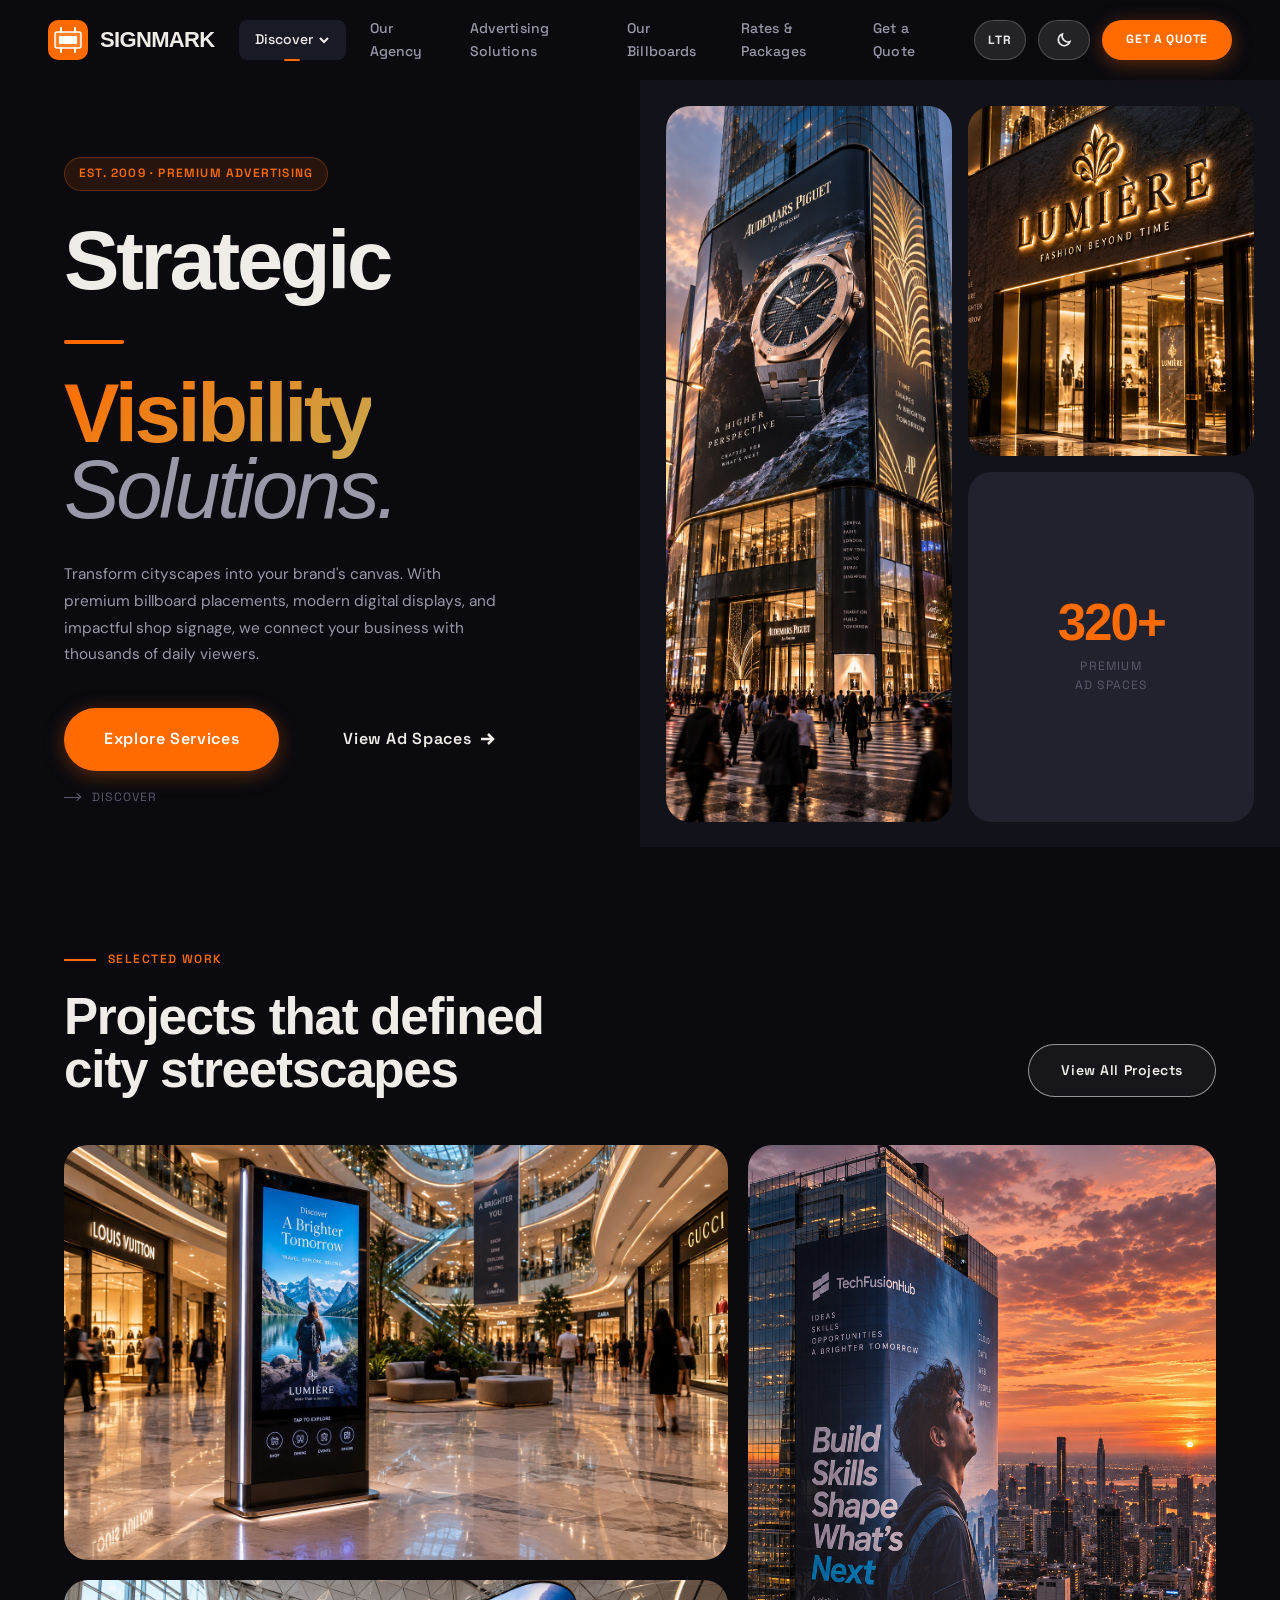
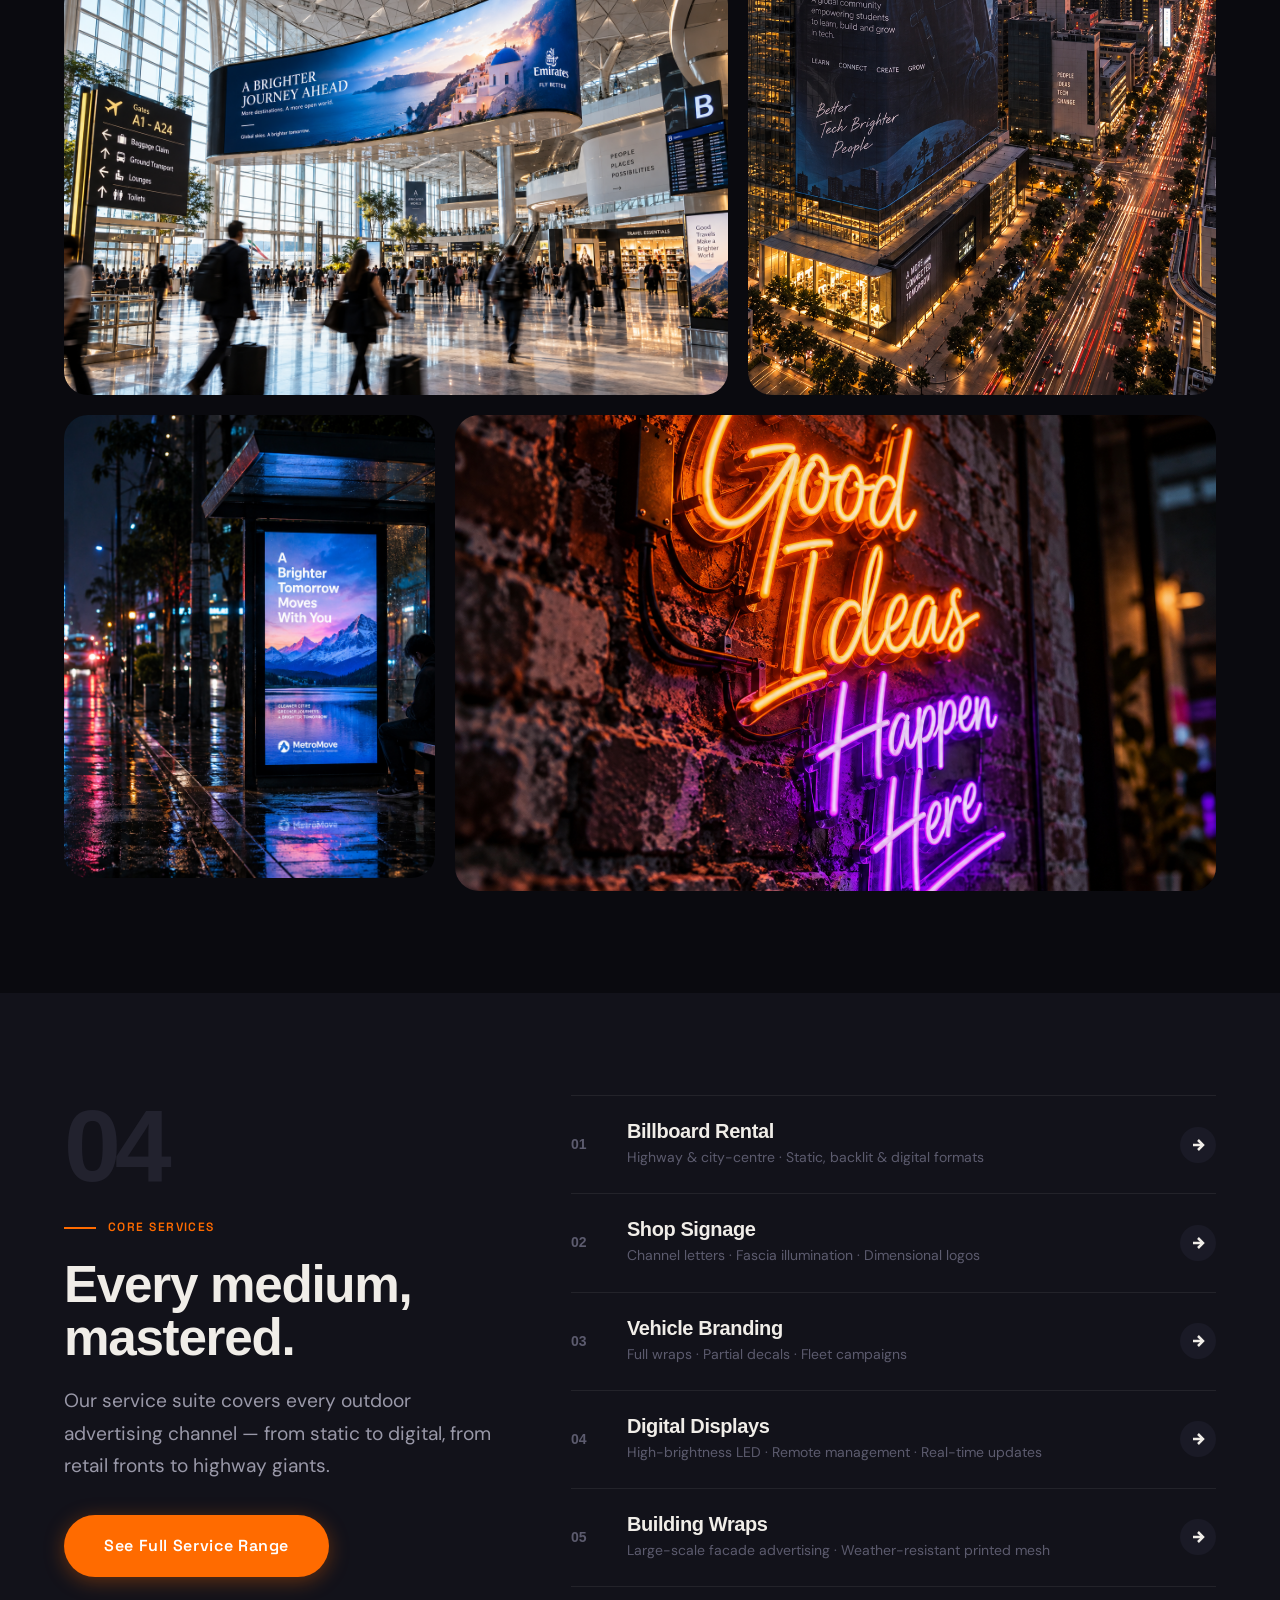
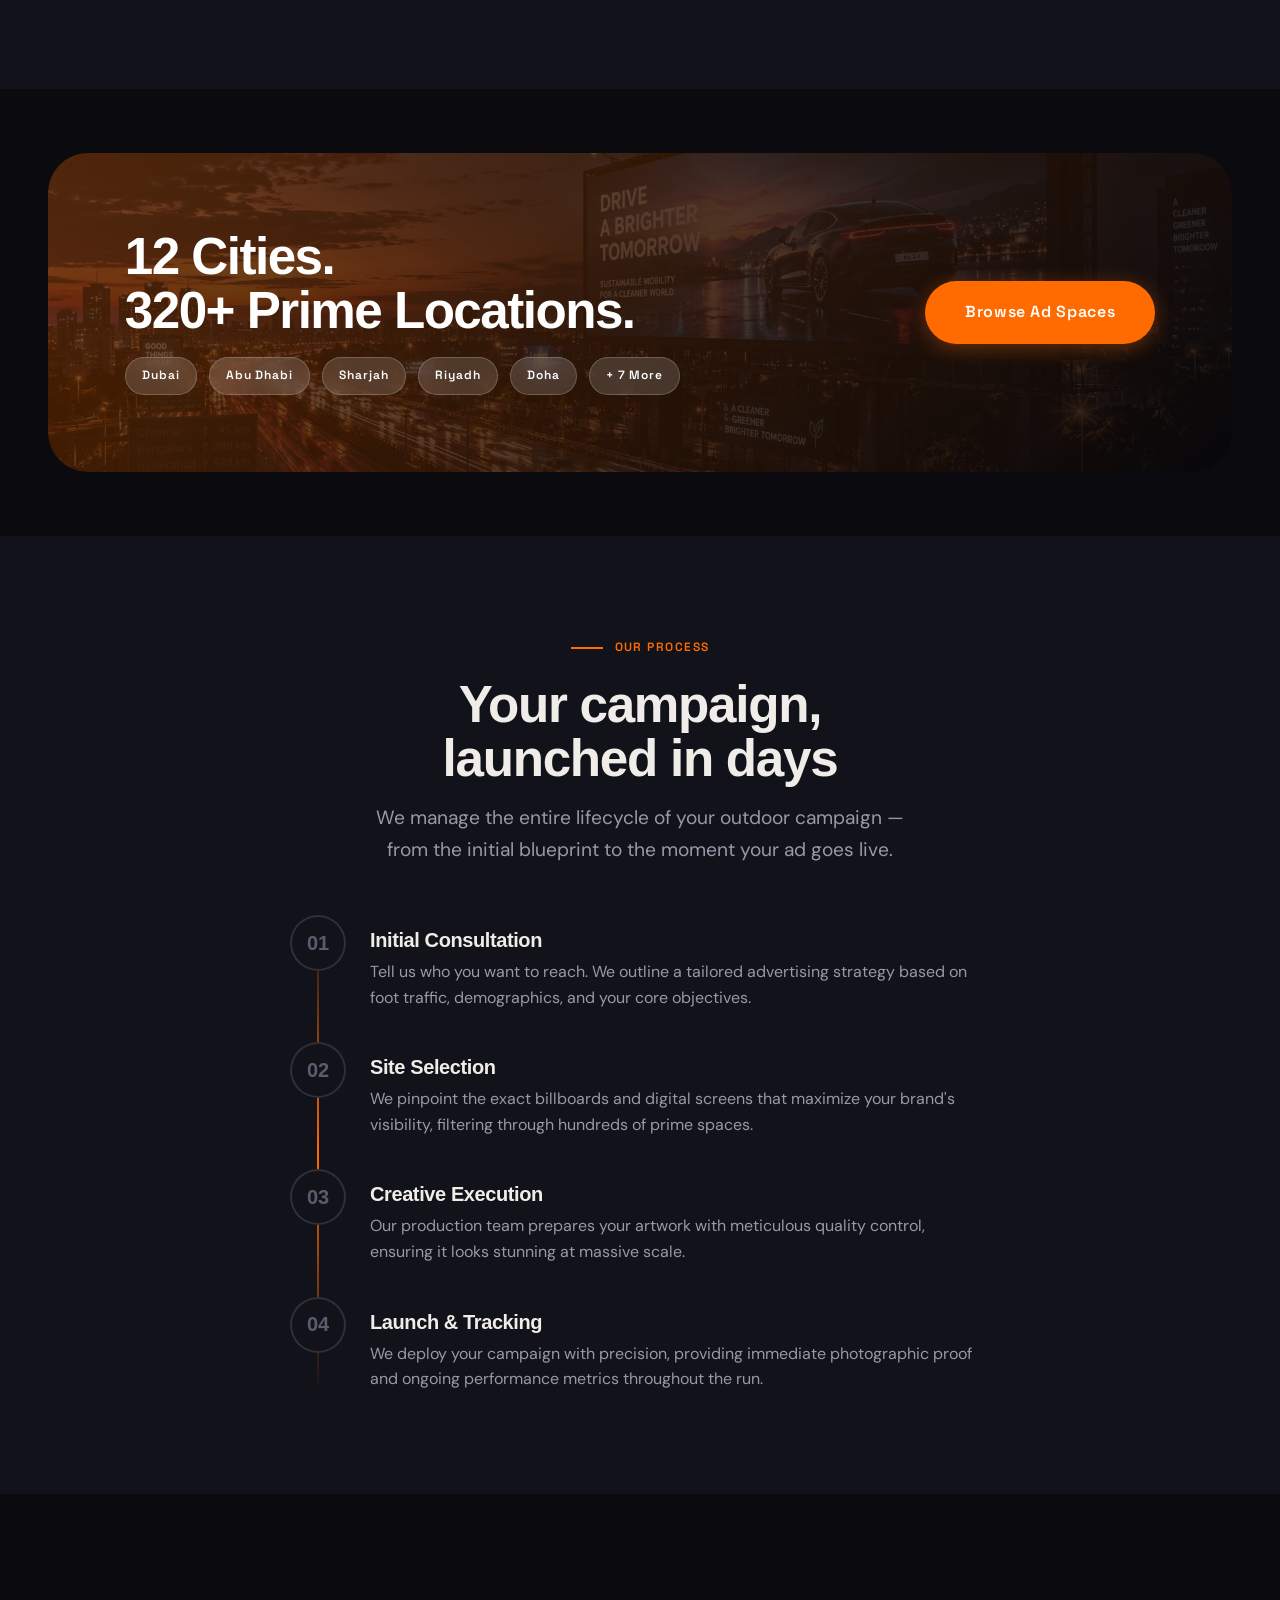
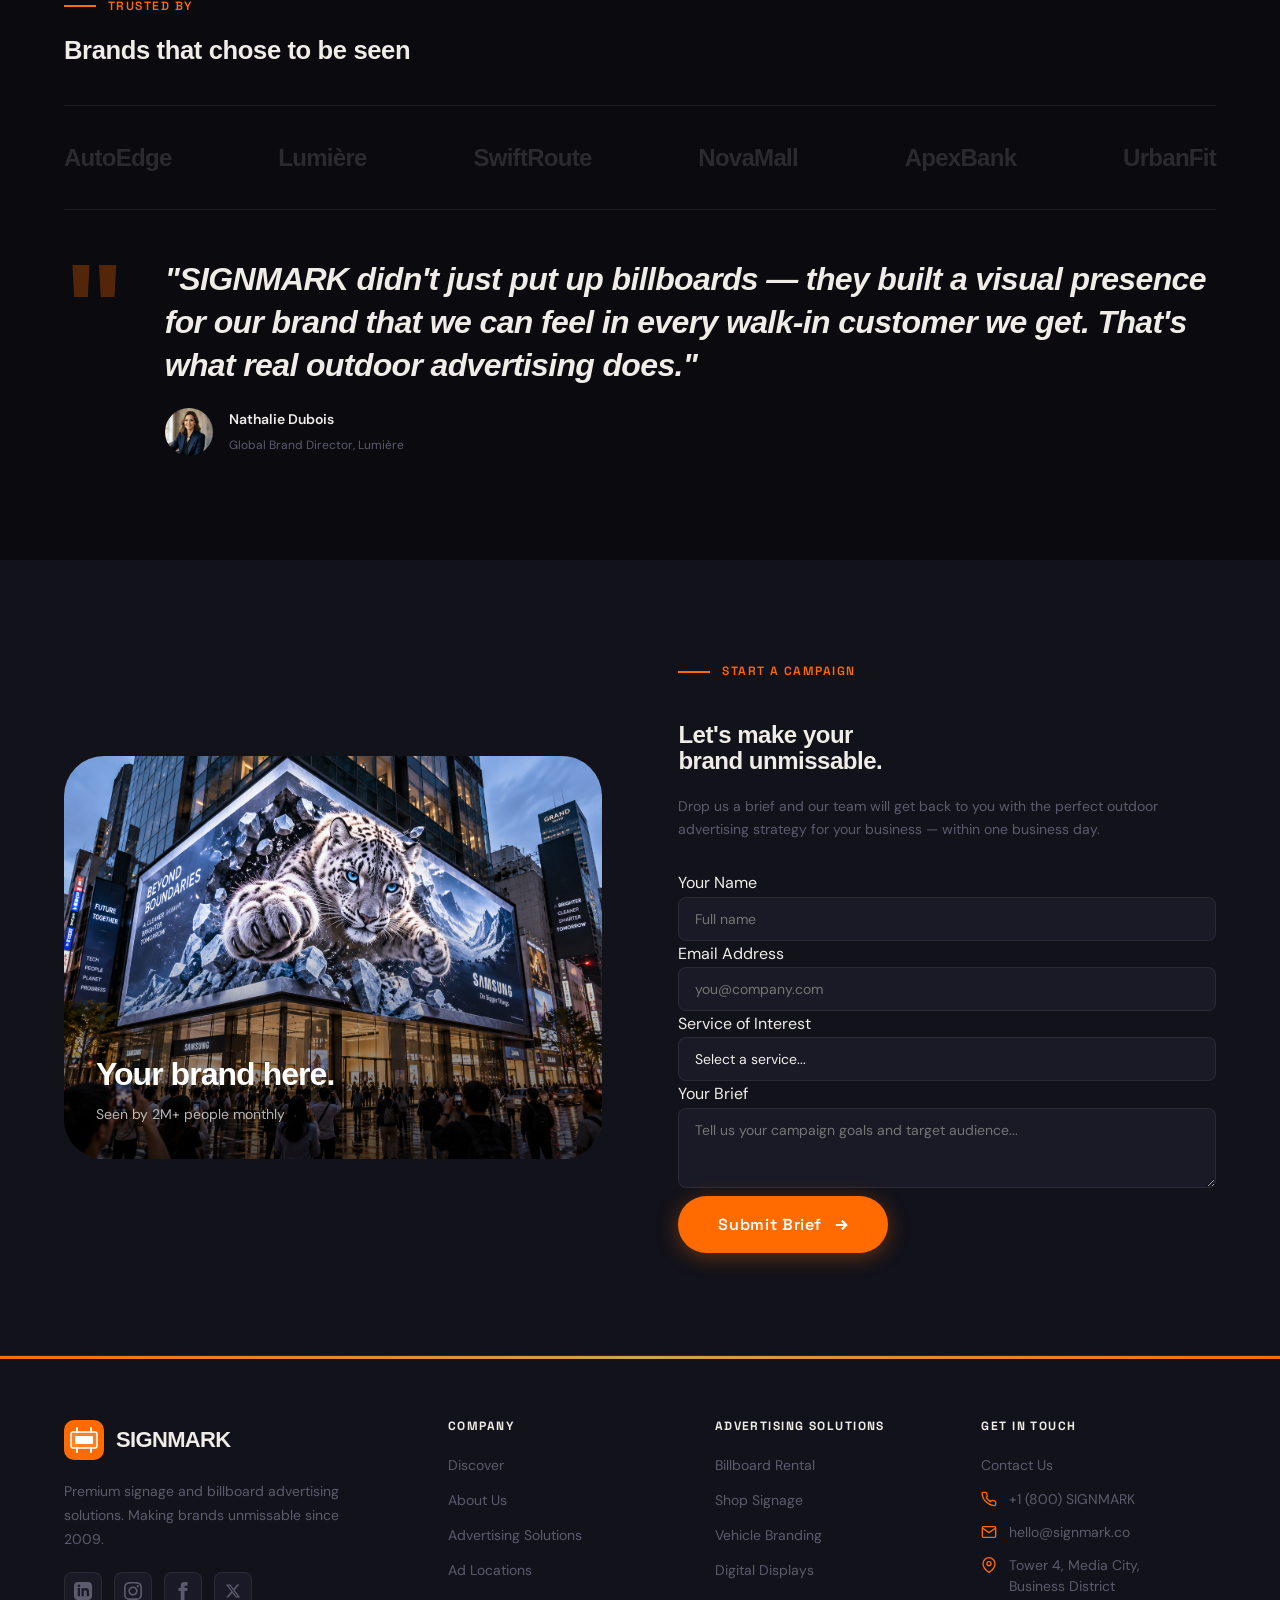
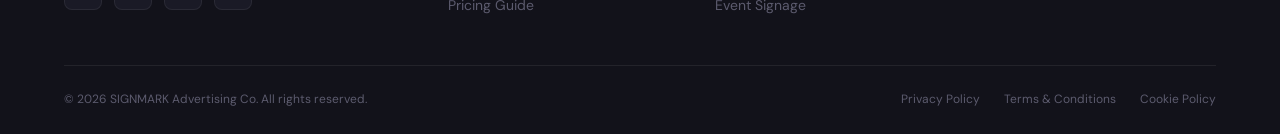
<file: home2.html>
<!DOCTYPE html>
<html lang="en" dir="ltr" data-theme="dark">
<head>
  <meta charset="UTF-8" />
  <meta name="viewport" content="width=device-width, initial-scale=1.0" />
  <title>SIGNMARK — Home 2 | Editorial Billboard Advertising</title>
  <meta name="description" content="SIGNMARK editorial layout — explore our premium billboard advertising, shop signage, and vehicle branding services with an editorial magazine perspective." />
  <link rel="preconnect" href="https://fonts.googleapis.com" />
  <link rel="preconnect" href="https://fonts.gstatic.com" crossorigin />
  <link rel="stylesheet" href="css/variables.css" />
  <link rel="stylesheet" href="css/global.css" />
  <link rel="stylesheet" href="css/header.css" />
  <link rel="stylesheet" href="css/footer.css" />
  <link rel="stylesheet" href="css/home2.css" />
  <link rel="icon" type="image/svg+xml" href="favicon.svg" />
</head>
<body>

  <!-- ═══ HEADER (same structure) ═══ -->
  <header class="site-header adaptive-hero" id="siteHeader" role="banner">
    <div class="header-inner">
      <a href="index.html" class="header-logo" aria-label="SIGNMARK Home">
        <svg class="logo-mark" viewBox="0 0 40 40" fill="none" xmlns="http://www.w3.org/2000/svg">
          <rect width="40" height="40" rx="10" fill="#FF6B00"/>
          <rect x="7" y="12" width="26" height="16" rx="2" fill="white" opacity="0.15"/>
          <rect x="7" y="12" width="26" height="16" rx="2" stroke="white" stroke-width="1.5"/>
          <line x1="13" y1="8" x2="13" y2="12" stroke="white" stroke-width="2" stroke-linecap="round"/>
          <line x1="27" y1="8" x2="27" y2="12" stroke="white" stroke-width="2" stroke-linecap="round"/>
          <line x1="13" y1="28" x2="13" y2="32" stroke="white" stroke-width="2" stroke-linecap="round"/>
          <line x1="27" y1="28" x2="27" y2="32" stroke="white" stroke-width="2" stroke-linecap="round"/>
          <rect x="11" y="16" width="18" height="8" rx="1" fill="white"/>
        </svg>
        <div class="logo-wordmark">
          <span class="logo-name">SIGNMARK</span>
          
        </div>
      </a>
      <nav class="header-nav" aria-label="Primary navigation">
        <ul class="nav-list">
          <li class="nav-item">
            <a href="index.html" class="nav-link active" data-page="home2.html" aria-haspopup="true">
              Discover
              <svg class="nav-arrow" viewBox="0 0 12 12"><polyline points="2 4 6 8 10 4"/></svg>
            </a>
            <div class="nav-dropdown" role="menu">
              <div class="dropdown-header"><span>Choose Layout</span></div>
              <a href="index.html" class="dropdown-item" role="menuitem">
                <span class="item-icon"><svg viewBox="0 0 24 24" fill="none" stroke="currentColor" stroke-width="2" stroke-linecap="round" stroke-linejoin="round" width="18" height="18"><polygon points="23 7 16 12 23 17 23 7"></polygon><rect x="1" y="5" width="15" height="14" rx="2" ry="2"></rect></svg></span>
                <span class="item-text"><span class="item-label">Home 1</span><span class="item-desc">Cinematic dark layout</span></span>
              </a>
              <a href="home2.html" class="dropdown-item" role="menuitem">
                <span class="item-icon"><svg viewBox="0 0 24 24" fill="none" stroke="currentColor" stroke-width="2" stroke-linecap="round" stroke-linejoin="round" width="18" height="18"><path d="M4 22h16a2 2 0 0 0 2-2V4a2 2 0 0 0-2-2H8a2 2 0 0 0-2 2v16a2 2 0 0 1-2 2Zm0 0a2 2 0 0 1-2-2v-9c0-1.1.9-2 2-2h2"></path><path d="M18 14h-8"></path><path d="M15 18h-5"></path><path d="M10 6h8v4h-8V6Z"></path></svg></span>
                <span class="item-text"><span class="item-label">Home 2</span><span class="item-desc">Editorial magazine style</span></span>
              </a>
            </div>
          </li>
          <li class="nav-item"><a href="about.html" class="nav-link" data-page="about.html">Our Agency</a></li>
          <li class="nav-item"><a href="services.html" class="nav-link" data-page="services.html">Advertising Solutions</a></li>
          <li class="nav-item"><a href="locations.html" class="nav-link" data-page="locations.html">Our Billboards</a></li>
          <li class="nav-item"><a href="pricing.html" class="nav-link" data-page="pricing.html">Rates & Packages</a></li>
          <li class="nav-item"><a href="contact.html" class="nav-link" data-page="contact.html">Get a Quote</a></li>
        </ul>
      </nav>
      <div class="header-controls">
        <button class="rtl-toggle" id="rtlToggle" aria-label="Toggle text direction">
          <span id="rtlLabel">LTR</span>
        </button>
        <button class="theme-toggle" id="themeToggle" aria-label="Toggle color theme">
            <svg class="icon-sun" viewBox="0 0 20 20" style="width:16px;height:16px;stroke:currentColor;fill:none;stroke-width:2;"><circle cx="10" cy="10" r="4"/><line x1="10" y1="2" x2="10" y2="4" stroke-linecap="round"/><line x1="10" y1="16" x2="10" y2="18" stroke-linecap="round"/><line x1="2" y1="10" x2="4" y2="10" stroke-linecap="round"/><line x1="16" y1="10" x2="18" y2="10" stroke-linecap="round"/><line x1="4.22" y1="4.22" x2="5.64" y2="5.64" stroke-linecap="round"/><line x1="14.36" y1="14.36" x2="15.78" y2="15.78" stroke-linecap="round"/><line x1="4.22" y1="15.78" x2="5.64" y2="14.36" stroke-linecap="round"/><line x1="14.36" y1="5.64" x2="15.78" y2="4.22" stroke-linecap="round"/></svg>
            <svg class="icon-moon" viewBox="0 0 20 20" style="width:16px;height:16px;stroke:currentColor;fill:none;stroke-width:2;"><path d="M17.5 12A7.5 7.5 0 0 1 8 2.5a7.5 7.5 0 1 0 9.5 9.5z"/></svg>
          </button>
        <a href="contact.html" class="btn btn-primary btn-sm header-cta">Get a Quote</a>
        <button class="mobile-menu-toggle" id="mobileMenuToggle" aria-label="Toggle mobile menu" aria-expanded="false">
          <span></span><span></span><span></span>
        </button>
      </div>
    </div>
  </header>

  <nav class="mobile-nav" id="mobileNav" aria-label="Mobile navigation">
    <ul class="mobile-nav-list">
      <li>
        <button class="mobile-nav-link" data-sub-toggle="mobileHomeSub2" style="width:100%;background:none;border:none;text-align:left;cursor:pointer;font-size:var(--text-base)">
          Discover <svg class="nav-arrow" viewBox="0 0 12 12" style="width:14px;height:14px;stroke:currentColor;fill:none;stroke-width:2;"><polyline points="2 4 6 8 10 4"/></svg>
        </button>
        <div class="mobile-sub-menu" id="mobileHomeSub2">
          <a href="index.html" class="mobile-sub-link">Home 1 — Cinematic</a>
          <a href="home2.html" class="mobile-sub-link">Home 2 — Editorial</a>
        </div>
      </li>
      <li><a href="about.html" class="mobile-nav-link">Our Agency</a></li>
      <li><a href="services.html" class="mobile-nav-link">Advertising Solutions</a></li>
      <li><a href="locations.html" class="mobile-nav-link">Our Billboards</a></li>
      <li><a href="pricing.html" class="mobile-nav-link">Rates & Packages</a></li>
      <li><a href="contact.html" class="mobile-nav-link">Get a Quote</a></li>
    </ul>
    <div class="mobile-controls">
      <button class="rtl-toggle" onclick="document.getElementById('rtlToggle').click()">
          <span id="rtlLabel">LTR</span>
        </button>
      <a href="contact.html" class="btn btn-primary btn-sm" style="flex:1;">Get a Quote</a>
    </div>
  </nav>

  <!-- ═══════════════════════════════════════════════════════
       HERO — EDITORIAL SPLIT
  ══════════════════════════════════════════════════════════ -->
  <section class="h2-hero" aria-label="Hero">

    <!-- Left: Copy -->
    <div class="h2-hero-copy">
      <div class="h2-hero-tag reveal">
        <span class="tag tag-primary">Est. 2009 · Premium Advertising</span>
      </div>

      <h1 class="h2-hero-title">
        Strategic<br>
        <span class="line-accent" style="display:inline-block;width:60px;height:4px;background:var(--clr-primary);margin:0.25em 0;border-radius:2px;"></span><br>
        <span class="gradient-text">Visibility</span><br>
        <em class="editorial-em">Solutions.</em>
      </h1>

      <p class="h2-hero-body">
        Transform cityscapes into your brand's canvas. With premium billboard placements, modern digital displays, and impactful shop signage, we connect your business with thousands of daily viewers.
      </p>

      <div class="h2-hero-cta-row">
        <a href="services.html" class="btn btn-primary btn-lg" id="h2ExploreCta">Explore Services</a>
        <a href="locations.html" class="btn btn-ghost btn-lg" id="h2LocationsCta" style="display:flex;align-items:center;gap:0.5rem;">
          View Ad Spaces
          <svg viewBox="0 0 16 16" style="width:16px;height:16px;stroke:currentColor;fill:none;stroke-width:2.5;"><line x1="2" y1="8" x2="14" y2="8"/><polyline points="9 3 14 8 9 13"/></svg>
        </a>
      </div>

      <div class="h2-hero-scroll" aria-hidden="true">
        <div class="scroll-arrow"><span></span></div>
        <span>Discover</span>
      </div>
    </div>

    <!-- Right: Visual Grid -->
    <div class="h2-hero-visual">
      <div class="h2-hero-img tall">
        <img src="assets/hero_home2.png" alt="Premium billboard advertising in city centre" loading="eager" />
      </div>
      <div class="h2-hero-img short-1">
        <img src="assets/home2_hero_inset.png" alt="Illuminated luxury shop signage" loading="eager" />
      </div>
      <div class="h2-hero-img short-2">
        <div class="h2-hero-stat-card">
          <strong>320+</strong>
          <span>Premium<br>Ad Spaces</span>
        </div>
      </div>
    </div>
  </section>

  <!-- ═══════════════════════════════════════════════════════
       FEATURED WORK — MASONRY
  ══════════════════════════════════════════════════════════ -->
  <section class="h2-featured section" aria-labelledby="featuredHeading">
    <div class="container">
      <div class="h2-featured-header">
        <div class="reveal">
          <div class="section-label"><span class="label-ui text-primary">Selected Work</span></div>
          <h2 id="featuredHeading" class="heading-xl">
            Projects that defined<br>city streetscapes
          </h2>
        </div>
        <a href="contact.html" class="btn btn-outline reveal" id="h2PortfolioCta">View All Projects</a>
      </div>

      <div class="h2-masonry">
        <div class="masonry-item">
          <img src="assets/home2_article1.png" alt="Interactive digital kiosk" loading="lazy" />
          <div class="masonry-label">Interactive Kiosk</div>
        </div>
        <div class="masonry-item">
          <img src="assets/home2_article2.png" alt="Building wrap advertising" loading="lazy" />
          <div class="masonry-label">Building Wrap</div>
        </div>
        <div class="masonry-item">
          <img src="assets/home2_article3.png" alt="Transit shelter advertising" loading="lazy" />
          <div class="masonry-label">Transit Shelter</div>
        </div>
        <div class="masonry-item">
          <img src="assets/home2_article4.png" alt="Airport LED digital display" loading="lazy" />
          <div class="masonry-label">Airport Display</div>
        </div>
        <div class="masonry-item">
          <img src="assets/home2_article5.png" alt="Custom neon sign" loading="lazy" />
          <div class="masonry-label">Custom Neon Signage</div>
        </div>
      </div>
    </div>
  </section>

  <!-- ═══════════════════════════════════════════════════════
       SERVICES — EDITORIAL LIST
  ══════════════════════════════════════════════════════════ -->
  <section class="h2-services section" aria-labelledby="h2ServicesHeading">
    <div class="container">
      <div class="h2-services-inner">
        <div class="h2-services-sticky">
          <div class="editorial-number" aria-hidden="true">04</div>
          <div class="section-label reveal"><span class="label-ui text-primary">Core Services</span></div>
          <h2 id="h2ServicesHeading" class="heading-xl reveal">
            Every medium,<br>mastered.
          </h2>
          <p class="lead reveal reveal-delay-2" style="margin-top:var(--space-5);">
            Our service suite covers every outdoor advertising channel — from static to digital, from retail fronts to highway giants.
          </p>
          <div style="margin-top:var(--space-8);" class="reveal reveal-delay-3">
            <a href="services.html" class="btn btn-primary btn-lg" id="h2ServicesAllBtn">See Full Service Range</a>
          </div>
        </div>

        <div>
          <div class="editorial-service-list">
            <a href="services.html#billboard" class="editorial-service-item">
              <span class="esi-number">01</span>
              <div class="esi-content">
                <h3>Billboard Rental</h3>
                <p>Highway & city-centre · Static, backlit & digital formats</p>
              </div>
              <div class="esi-arrow">
                <svg viewBox="0 0 14 14" style="width:14px;height:14px;stroke:currentColor;fill:none;stroke-width:2.5;"><line x1="2" y1="7" x2="12" y2="7"/><polyline points="7 2 12 7 7 12"/></svg>
              </div>
            </a>
            <a href="services.html#shop-signage" class="editorial-service-item">
              <span class="esi-number">02</span>
              <div class="esi-content">
                <h3>Shop Signage</h3>
                <p>Channel letters · Fascia illumination · Dimensional logos</p>
              </div>
              <div class="esi-arrow">
                <svg viewBox="0 0 14 14" style="width:14px;height:14px;stroke:currentColor;fill:none;stroke-width:2.5;"><line x1="2" y1="7" x2="12" y2="7"/><polyline points="7 2 12 7 7 12"/></svg>
              </div>
            </a>
            <a href="services.html#vehicle" class="editorial-service-item">
              <span class="esi-number">03</span>
              <div class="esi-content">
                <h3>Vehicle Branding</h3>
                <p>Full wraps · Partial decals · Fleet campaigns</p>
              </div>
              <div class="esi-arrow">
                <svg viewBox="0 0 14 14" style="width:14px;height:14px;stroke:currentColor;fill:none;stroke-width:2.5;"><line x1="2" y1="7" x2="12" y2="7"/><polyline points="7 2 12 7 7 12"/></svg>
              </div>
            </a>
            <a href="services.html#digital" class="editorial-service-item">
              <span class="esi-number">04</span>
              <div class="esi-content">
                <h3>Digital Displays</h3>
                <p>High-brightness LED · Remote management · Real-time updates</p>
              </div>
              <div class="esi-arrow">
                <svg viewBox="0 0 14 14" style="width:14px;height:14px;stroke:currentColor;fill:none;stroke-width:2.5;"><line x1="2" y1="7" x2="12" y2="7"/><polyline points="7 2 12 7 7 12"/></svg>
              </div>
            </a>
            <a href="services.html#building" class="editorial-service-item">
              <span class="esi-number">05</span>
              <div class="esi-content">
                <h3>Building Wraps</h3>
                <p>Large-scale facade advertising · Weather-resistant printed mesh</p>
              </div>
              <div class="esi-arrow">
                <svg viewBox="0 0 14 14" style="width:14px;height:14px;stroke:currentColor;fill:none;stroke-width:2.5;"><line x1="2" y1="7" x2="12" y2="7"/><polyline points="7 2 12 7 7 12"/></svg>
              </div>
            </a>
          </div>
        </div>
      </div>
    </div>
  </section>

  <!-- ═══════════════════════════════════════════════════════
       LOCATIONS BANNER
  ══════════════════════════════════════════════════════════ -->
  <section class="section-sm" aria-labelledby="locBannerHeading">
    <div class="h2-locations">
      <div class="h2-locations-bg">
        <img src="assets/home2_mid_banner.png" alt="City ad locations" loading="lazy" />
      </div>
      <div class="h2-locations-overlay"></div>
      <div class="h2-locations-content">
        <div>
          <h2 id="locBannerHeading" class="h2-locations-title">
            12 Cities.<br>320+ Prime Locations.
          </h2>
          <div class="location-pills">
            <span class="location-pill">Dubai</span>
            <span class="location-pill">Abu Dhabi</span>
            <span class="location-pill">Sharjah</span>
            <span class="location-pill">Riyadh</span>
            <span class="location-pill">Doha</span>
            <span class="location-pill">+ 7 More</span>
          </div>
        </div>
        <a href="locations.html" class="btn btn-primary btn-lg" id="h2LocationsBannerBtn">Browse Ad Spaces</a>
      </div>
    </div>
  </section>

  <!-- ═══════════════════════════════════════════════════════
       PROCESS TIMELINE
  ══════════════════════════════════════════════════════════ -->
  <section class="h2-process section" aria-labelledby="processHeading">
    <div class="container">
      <div class="section-label reveal" style="justify-content:center;"><span class="label-ui text-primary">Our Process</span></div>
      <h2 id="processHeading" class="heading-xl reveal text-center" style="margin-bottom:var(--space-4);">Your campaign,<br>launched in days</h2>
      <p class="lead reveal reveal-delay-2 text-center" style="max-width:540px;margin:0 auto;">We manage the entire lifecycle of your outdoor campaign — from the initial blueprint to the moment your ad goes live.</p>

      <div class="h2-timeline" data-stagger>
        <div class="timeline-item">
          <div class="timeline-num">01</div>
          <div class="timeline-content">
            <h4>Initial Consultation</h4>
            <p>Tell us who you want to reach. We outline a tailored advertising strategy based on foot traffic, demographics, and your core objectives.</p>
          </div>
        </div>
        <div class="timeline-item">
          <div class="timeline-num">02</div>
          <div class="timeline-content">
            <h4>Site Selection</h4>
            <p>We pinpoint the exact billboards and digital screens that maximize your brand's visibility, filtering through hundreds of prime spaces.</p>
          </div>
        </div>
        <div class="timeline-item">
          <div class="timeline-num">03</div>
          <div class="timeline-content">
            <h4>Creative Execution</h4>
            <p>Our production team prepares your artwork with meticulous quality control, ensuring it looks stunning at massive scale.</p>
          </div>
        </div>
        <div class="timeline-item">
          <div class="timeline-num">04</div>
          <div class="timeline-content">
            <h4>Launch & Tracking</h4>
            <p>We deploy your campaign with precision, providing immediate photographic proof and ongoing performance metrics throughout the run.</p>
          </div>
        </div>
      </div>
    </div>
  </section>

  <!-- ═══════════════════════════════════════════════════════
       CLIENT LOGOS + FEATURED QUOTE
  ══════════════════════════════════════════════════════════ -->
  <section class="h2-clients section" aria-labelledby="clientsHeading">
    <div class="container">
      <div class="section-label reveal">
        <span class="label-ui text-primary">Trusted By</span>
      </div>
      <h2 id="clientsHeading" class="heading-md reveal" style="margin-bottom:var(--space-10);">
        Brands that chose to be seen
      </h2>

      <div class="client-logos reveal">
        <span class="client-logo-item">AutoEdge</span>
        <span class="client-logo-item">Lumière</span>
        <span class="client-logo-item">SwiftRoute</span>
        <span class="client-logo-item">NovaMall</span>
        <span class="client-logo-item">ApexBank</span>
        <span class="client-logo-item">UrbanFit</span>
      </div>

      <div class="featured-quote reveal">
        <div class="featured-quote-accent" aria-hidden="true">"</div>
        <div class="featured-quote-text">
          <blockquote>
            "SIGNMARK didn't just put up billboards — they built a visual presence for our brand that we can feel in every walk-in customer we get. That's what real outdoor advertising does."
          </blockquote>
          <div class="featured-quote-author">
            <img src="assets/profile_nathalie.jpg" alt="Nathalie Dubois" class="qa-avatar" style="object-fit: cover;" />
            <div class="qa-info">
              <strong>Nathalie Dubois</strong>
              <span>Global Brand Director, Lumière</span>
            </div>
          </div>
        </div>
      </div>
    </div>
  </section>

  <!-- ═══════════════════════════════════════════════════════
       CAMPAIGN BRIEF CTA
  ══════════════════════════════════════════════════════════ -->
  <section class="h2-cta section" aria-labelledby="h2CtaHeading">
    <div class="container">
      <div class="h2-cta-inner">
        <div class="h2-cta-visual reveal-left">
          <img src="assets/home2_footer_cta.png" alt="Premium LED digital billboard" loading="lazy" />
          <div class="h2-cta-visual-overlay">
            <div class="h2-cta-visual-text">
              <strong>Your brand here.</strong>
              <span>Seen by 2M+ people monthly</span>
            </div>
          </div>
        </div>

        <div class="brief-form reveal-right">
          <div class="section-label"><span class="label-ui text-primary">Start a Campaign</span></div>
          <h2 id="h2CtaHeading">Let's make your<br>brand unmissable.</h2>
          <p>Drop us a brief and our team will get back to you with the perfect outdoor advertising strategy for your business — within one business day.</p>

          <form id="briefForm" class="campaign-form" novalidate style="gap:var(--space-4);">
            <div class="form-group">
              <label for="h2Name">Your Name</label>
              <input type="text" id="h2Name" name="name" placeholder="Full name" required />
            </div>
            <div class="form-group">
              <label for="h2Email">Email Address</label>
              <input type="email" id="h2Email" name="email" placeholder="you@company.com" required />
            </div>
            <div class="form-group">
              <label for="h2Service">Service of Interest</label>
              <select id="h2Service" name="service">
                <option value="">Select a service...</option>
                <option>Billboard Rental</option>
                <option>Shop Signage</option>
                <option>Vehicle Branding</option>
                <option>Digital Display</option>
                <option>Building Wrap</option>
                <option>Multiple Services</option>
              </select>
            </div>
            <div class="form-group">
              <label for="h2Message">Your Brief</label>
              <textarea id="h2Message" name="message" rows="3" placeholder="Tell us your campaign goals and target audience..."></textarea>
            </div>
            <button type="submit" class="btn btn-primary btn-lg" id="h2BriefSubmit" style="align-self:flex-start;">
              Submit Brief
              <svg viewBox="0 0 16 16" style="width:14px;height:14px;stroke:currentColor;fill:none;stroke-width:2.5;"><line x1="2" y1="8" x2="14" y2="8"/><polyline points="9 3 14 8 9 13"/></svg>
            </button>
          </form>
        </div>
      </div>
    </div>
  </section>

  <!-- FOOTER (same) -->
  <footer class="site-footer" role="contentinfo">
    <div class="footer-accent-bar"></div>
    <div class="container">
      <div class="footer-grid">

        <!-- Brand -->
        <div class="footer-brand">
          <a href="index.html" class="footer-logo" aria-label="SIGNMARK">
            <svg width="40" height="40" viewBox="0 0 40 40" fill="none" xmlns="http://www.w3.org/2000/svg">
              <rect width="40" height="40" rx="10" fill="#FF6B00"/>
              <rect x="7" y="12" width="26" height="16" rx="2" fill="white" opacity="0.15"/>
              <rect x="7" y="12" width="26" height="16" rx="2" stroke="white" stroke-width="1.5"/>
              <line x1="13" y1="8" x2="13" y2="12" stroke="white" stroke-width="2" stroke-linecap="round"/>
              <line x1="27" y1="8" x2="27" y2="12" stroke="white" stroke-width="2" stroke-linecap="round"/>
              <line x1="13" y1="28" x2="13" y2="32" stroke="white" stroke-width="2" stroke-linecap="round"/>
              <line x1="27" y1="28" x2="27" y2="32" stroke="white" stroke-width="2" stroke-linecap="round"/>
              <rect x="11" y="16" width="18" height="8" rx="1" fill="white"/>
            </svg>
            <span class="logo-name">SIGNMARK</span>
          </a>
          <p class="footer-tagline">Premium signage and billboard advertising solutions. Making brands unmissable since 2009.</p>
          <div class="footer-social">
            <!-- LinkedIn -->
            <a href="#" class="social-link" aria-label="LinkedIn">
              <svg viewBox="0 0 24 24" fill="currentColor" width="18" height="18"><path d="M19 0h-14c-2.761 0-5 2.239-5 5v14c0 2.761 2.239 5 5 5h14c2.762 0 5-2.239 5-5v-14c0-2.761-2.238-5-5-5zm-11 19h-3v-11h3v11zm-1.5-12.268c-.966 0-1.75-.79-1.75-1.764s.784-1.764 1.75-1.764 1.75.79 1.75 1.764-.783 1.764-1.75 1.764zm13.5 12.268h-3v-5.604c0-3.368-4-3.113-4 0v5.604h-3v-11h3v1.765c1.396-2.586 7-2.777 7 2.476v6.759z"/></svg>
            </a>
            <!-- Instagram -->
            <a href="#" class="social-link" aria-label="Instagram">
              <svg viewBox="0 0 24 24" fill="currentColor" width="18" height="18"><path d="M12 2.163c3.204 0 3.584.012 4.85.07 3.252.148 4.771 1.691 4.919 4.919.058 1.265.069 1.645.069 4.849 0 3.205-.012 3.584-.069 4.849-.149 3.225-1.664 4.771-4.919 4.919-1.266.058-1.644.07-4.85.07-3.204 0-3.584-.012-4.849-.07-3.26-.149-4.771-1.699-4.919-4.92-.058-1.265-.07-1.644-.07-4.849 0-3.204.013-3.583.07-4.849.149-3.227 1.664-4.771 4.919-4.919 1.266-.057 1.645-.069 4.849-.069zm0-2.163c-3.259 0-3.667.014-4.947.072-4.358.2-6.78 2.618-6.98 6.98-.059 1.281-.073 1.689-.073 4.948 0 3.259.014 3.668.072 4.948.2 4.358 2.618 6.78 6.98 6.98 1.281.058 1.689.072 4.948.072 3.259 0 3.668-.014 4.948-.072 4.354-.2 6.782-2.618 6.979-6.98.059-1.28.073-1.689.073-4.948 0-3.259-.014-3.667-.072-4.947-.196-4.354-2.617-6.78-6.979-6.98-1.281-.059-1.69-.073-4.949-.073zm0 5.838c-3.403 0-6.162 2.759-6.162 6.162s2.759 6.163 6.162 6.163 6.162-2.759 6.162-6.163c0-3.403-2.759-6.162-6.162-6.162zm0 10.162c-2.209 0-4-1.79-4-4 0-2.209 1.791-4 4-4s4 1.791 4 4c0 2.21-1.791 4-4 4zm6.406-11.845c-.796 0-1.441.645-1.441 1.44s.645 1.44 1.441 1.44c.795 0 1.439-.645 1.439-1.44s-.644-1.44-1.439-1.44z"/></svg>
            </a>
            <!-- Facebook -->
            <a href="#" class="social-link" aria-label="Facebook">
              <svg viewBox="0 0 24 24" fill="currentColor" width="18" height="18"><path d="M9 8h-3v4h3v12h5v-12h3.642l.358-4h-4v-1.667c0-.955.192-1.333 1.115-1.333h2.885v-5h-3.808c-3.596 0-5.192 1.583-5.192 4.615v3.385z"/></svg>
            </a>
            <!-- Twitter/X -->
            <a href="#" class="social-link" aria-label="X (Twitter)">
               <svg viewBox="0 0 24 24" fill="currentColor" width="16" height="16"><path d="M18.244 2.25h3.308l-7.227 8.26 8.502 11.24H16.17l-5.214-6.817L4.99 21.75H1.68l7.73-8.835L1.254 2.25H8.08l4.713 6.231zm-1.161 17.52h1.833L7.084 4.126H5.117z"/></svg>
            </a>
          </div>
        </div>

        <!-- Quick Links -->
        <div class="footer-col">
          <h4>Company</h4>
          <nav class="footer-links" aria-label="Footer company links">
            <a href="index.html" class="footer-link">Discover</a>
            <a href="about.html" class="footer-link">About Us</a>
            <a href="services.html" class="footer-link">Advertising Solutions</a>
            <a href="locations.html" class="footer-link">Ad Locations</a>
            <a href="pricing.html" class="footer-link">Pricing Guide</a>
          </nav>
        </div>

        <!-- Services -->
        <div class="footer-col">
          <h4>Advertising Solutions</h4>
          <nav class="footer-links" aria-label="Footer services links">
            <a href="services.html#billboard" class="footer-link">Billboard Rental</a>
            <a href="services.html#shop-signage" class="footer-link">Shop Signage</a>
            <a href="services.html#vehicle" class="footer-link">Vehicle Branding</a>
            <a href="services.html#digital" class="footer-link">Digital Displays</a>
            <a href="services.html#events" class="footer-link">Event Signage</a>
          </nav>
        </div>

        <!-- Contact -->
        <div class="footer-col">
          <h4>Get In Touch</h4>
          <div class="footer-links">
            <a href="contact.html" class="footer-link">Contact Us</a>
            <div class="footer-contact-item">
              <svg viewBox="0 0 24 24"><path d="M22 16.92v3a2 2 0 0 1-2.18 2 19.79 19.79 0 0 1-8.63-3.07A19.5 19.5 0 0 1 4.69 13a19.79 19.79 0 0 1-3.07-8.67A2 2 0 0 1 3.6 2h3a2 2 0 0 1 2 1.72 12.84 12.84 0 0 0 .7 2.81 2 2 0 0 1-.45 2.11L8.09 9.91a16 16 0 0 0 6 6l1.27-1.27a2 2 0 0 1 2.11-.45 12.84 12.84 0 0 0 2.81.7A2 2 0 0 1 22 16.92z"/></svg>
              <span>+1 (800) SIGNMARK</span>
            </div>
            <div class="footer-contact-item">
              <svg viewBox="0 0 24 24"><path d="M4 4h16c1.1 0 2 .9 2 2v12c0 1.1-.9 2-2 2H4c-1.1 0-2-.9-2-2V6c0-1.1.9-2 2-2z"/><polyline points="22,6 12,13 2,6"/></svg>
              <span>hello@signmark.co</span>
            </div>
            <div class="footer-contact-item">
              <svg viewBox="0 0 24 24"><path d="M21 10c0 7-9 13-9 13s-9-6-9-13a9 9 0 0 1 18 0z"/><circle cx="12" cy="10" r="3"/></svg>
              <span>Tower 4, Media City,<br>Business District</span>
            </div>
          </div>
        </div>
      </div>

      <!-- Bottom Bar -->
      <div class="footer-bottom">
        <p>© 2026 SIGNMARK Advertising Co. All rights reserved.</p>
        <nav class="footer-bottom-links" aria-label="Legal links">
          <a href="#" class="footer-bottom-link">Privacy Policy</a>
          <a href="#" class="footer-bottom-link">Terms & Conditions</a>
          <a href="#" class="footer-bottom-link">Cookie Policy</a>
        </nav>
      </div>
    </div>
  </footer>

  <script src="js/main.js"></script>
  <script src="js/animations.js"></script>
</body>
</html>
</file>
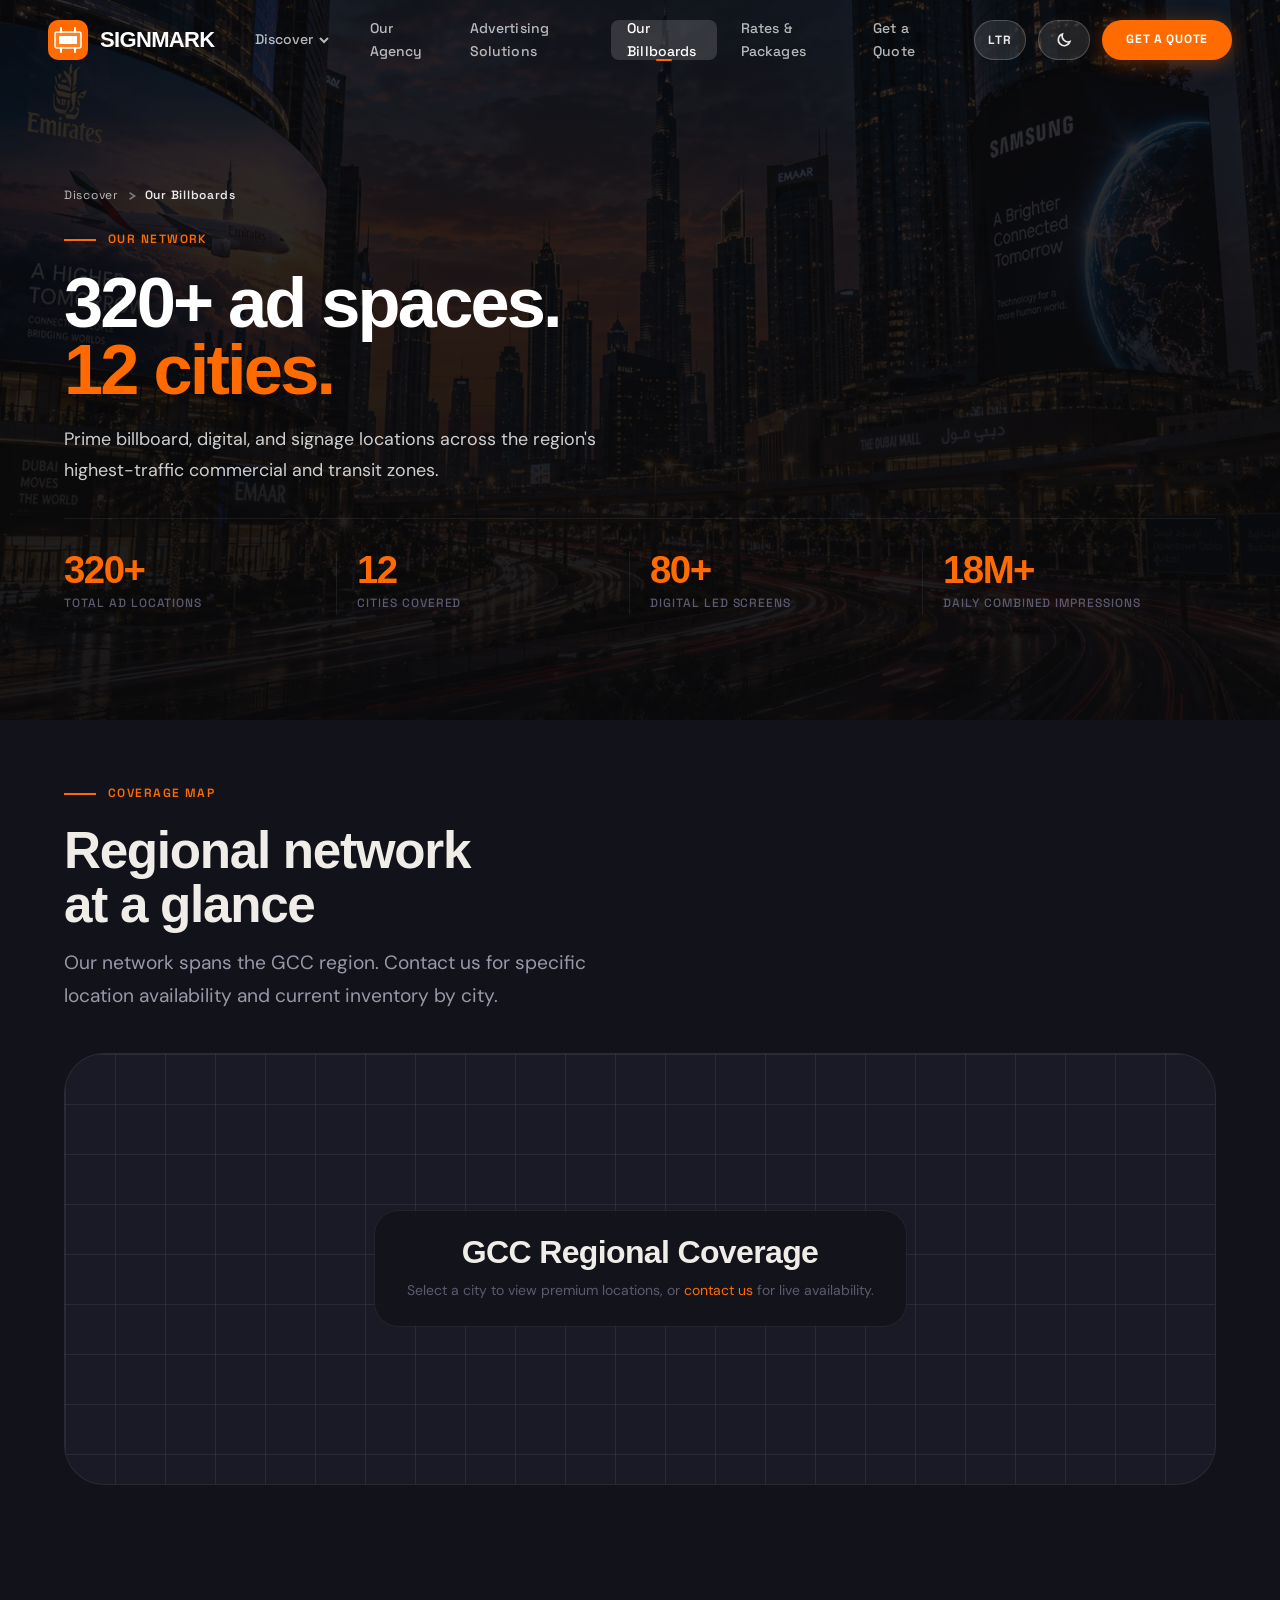
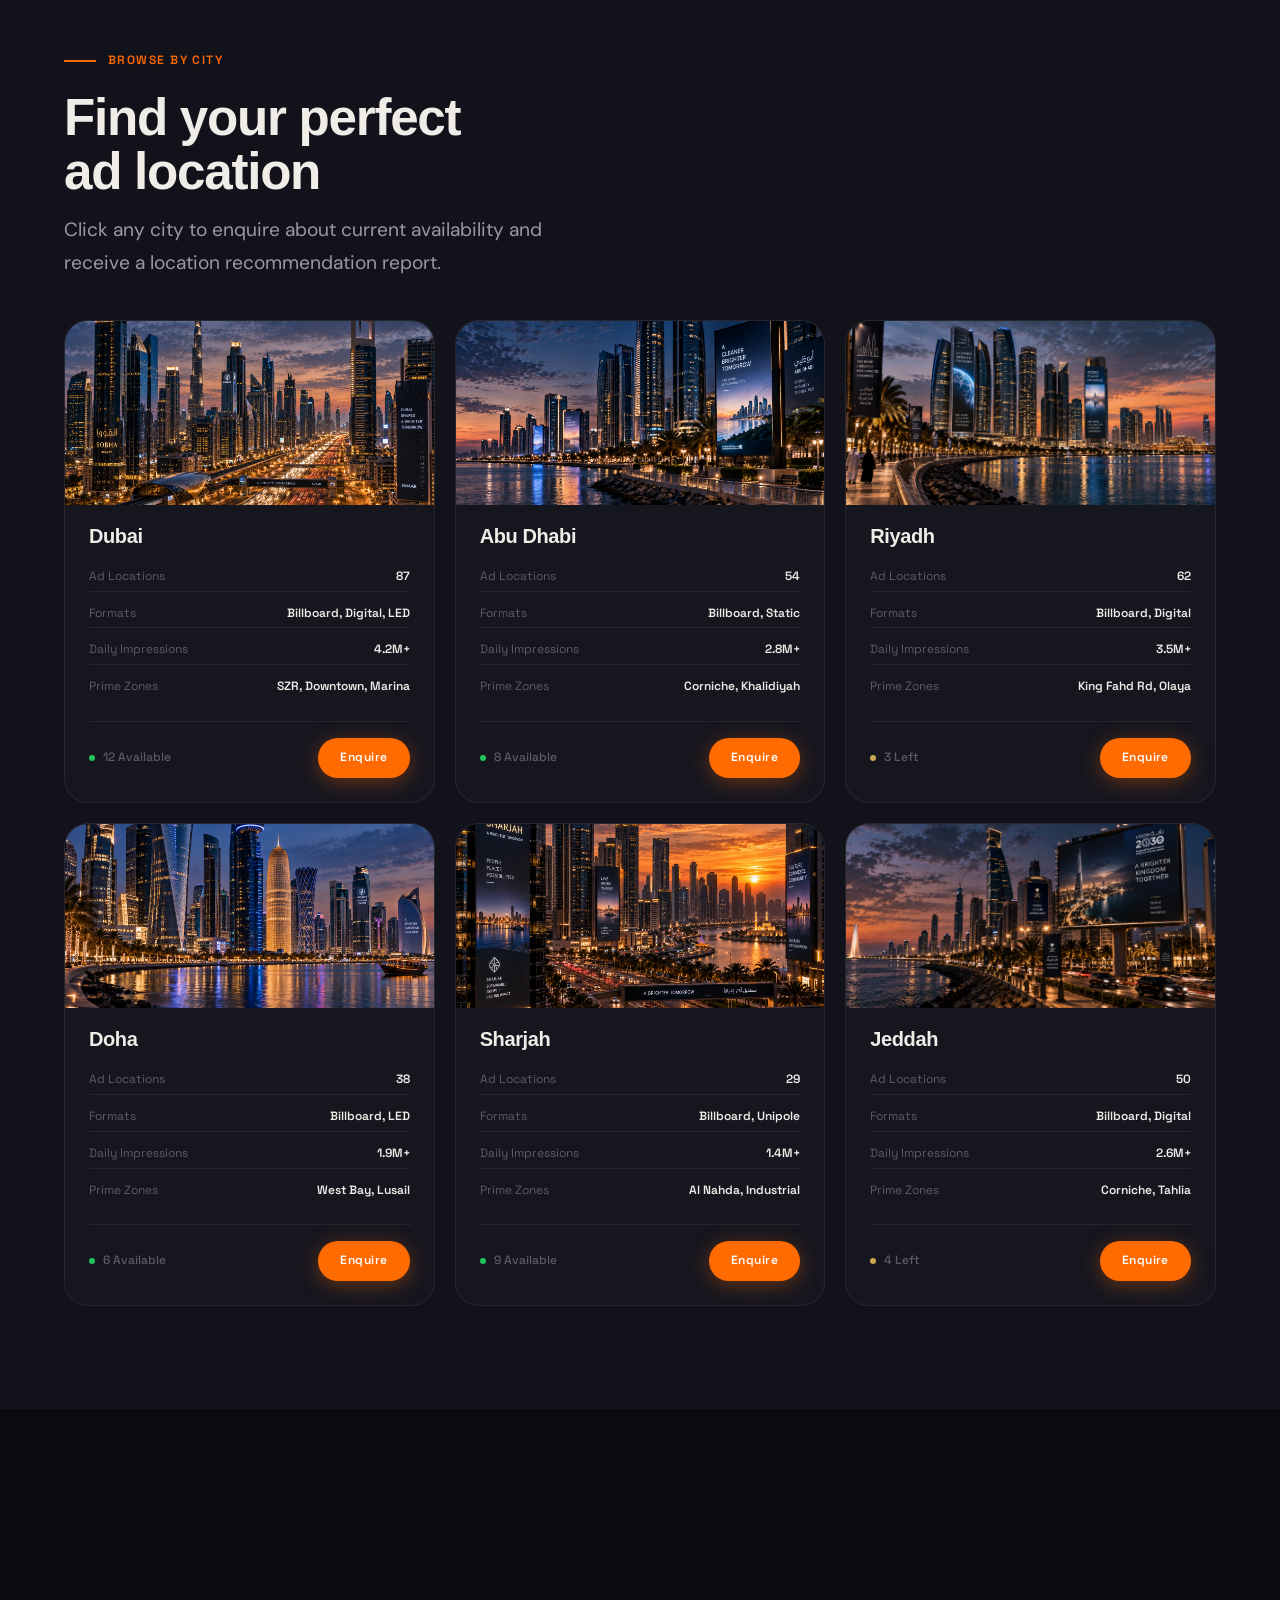
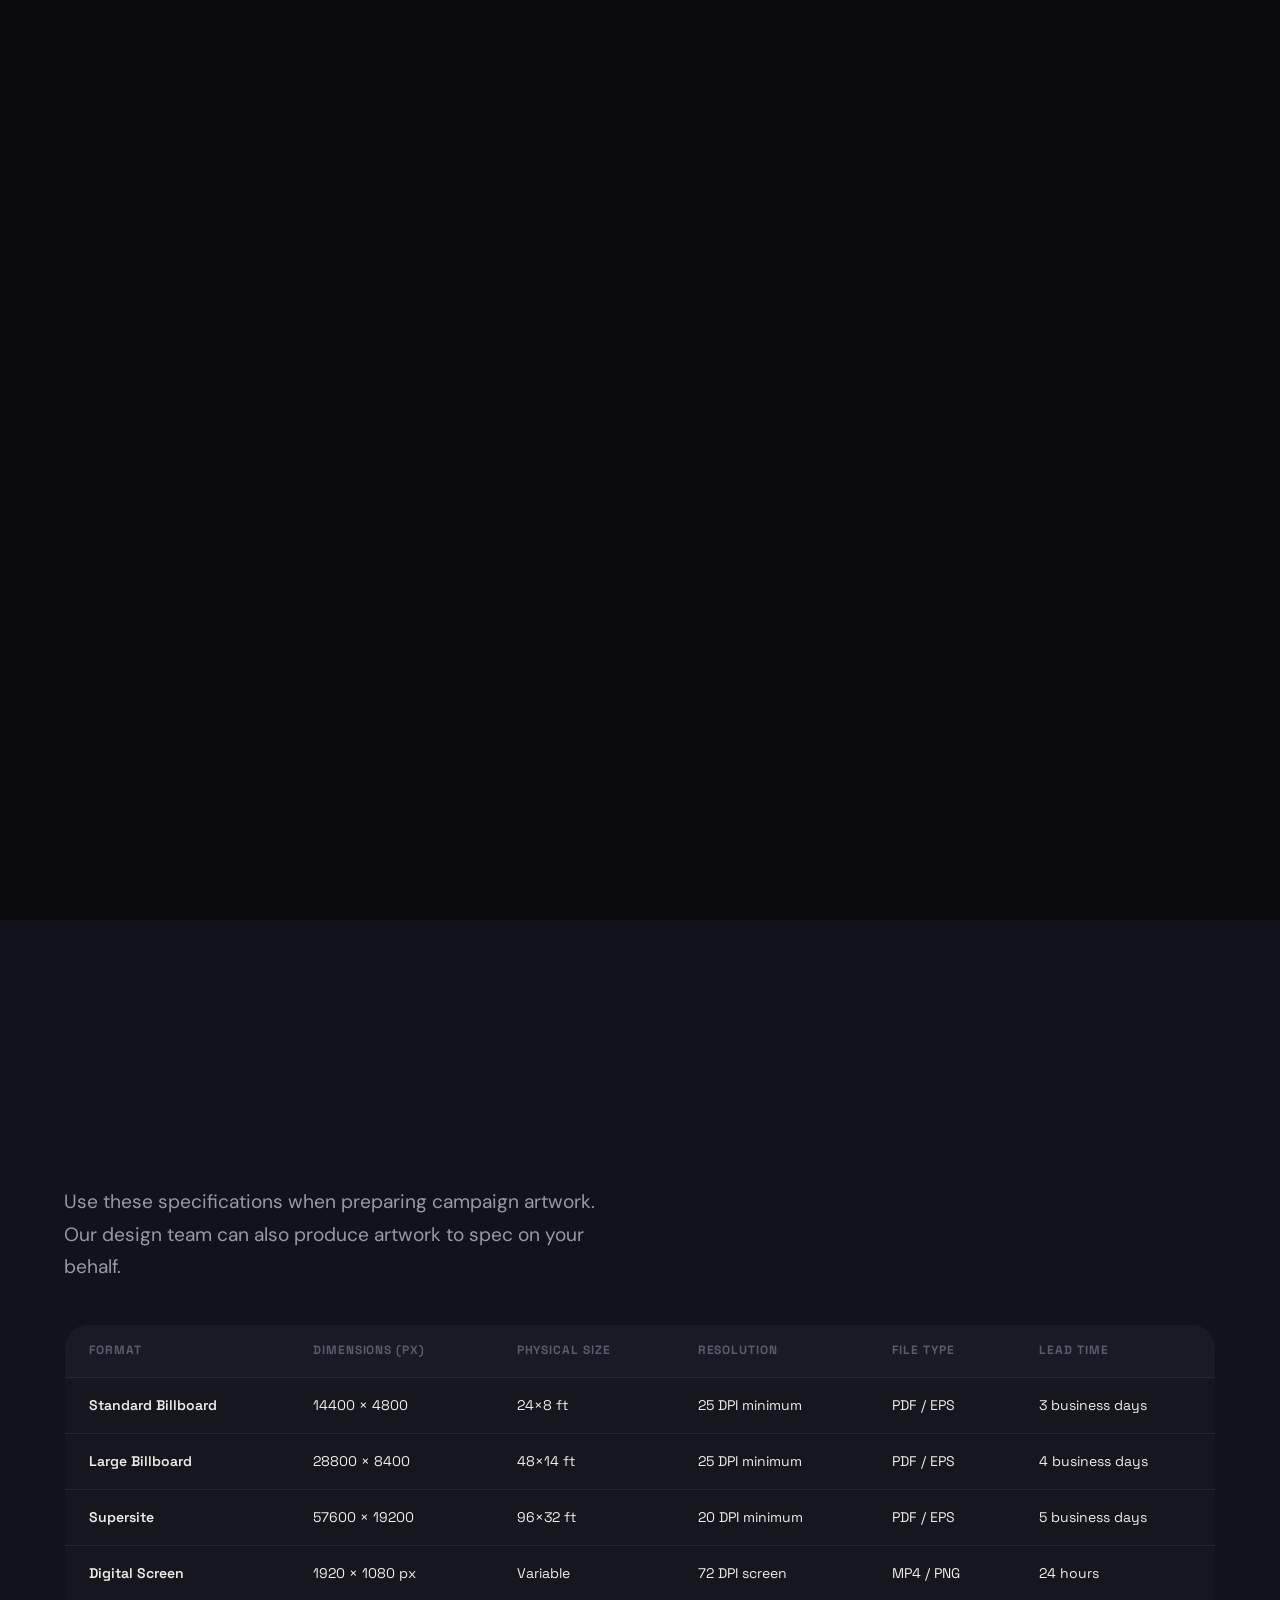
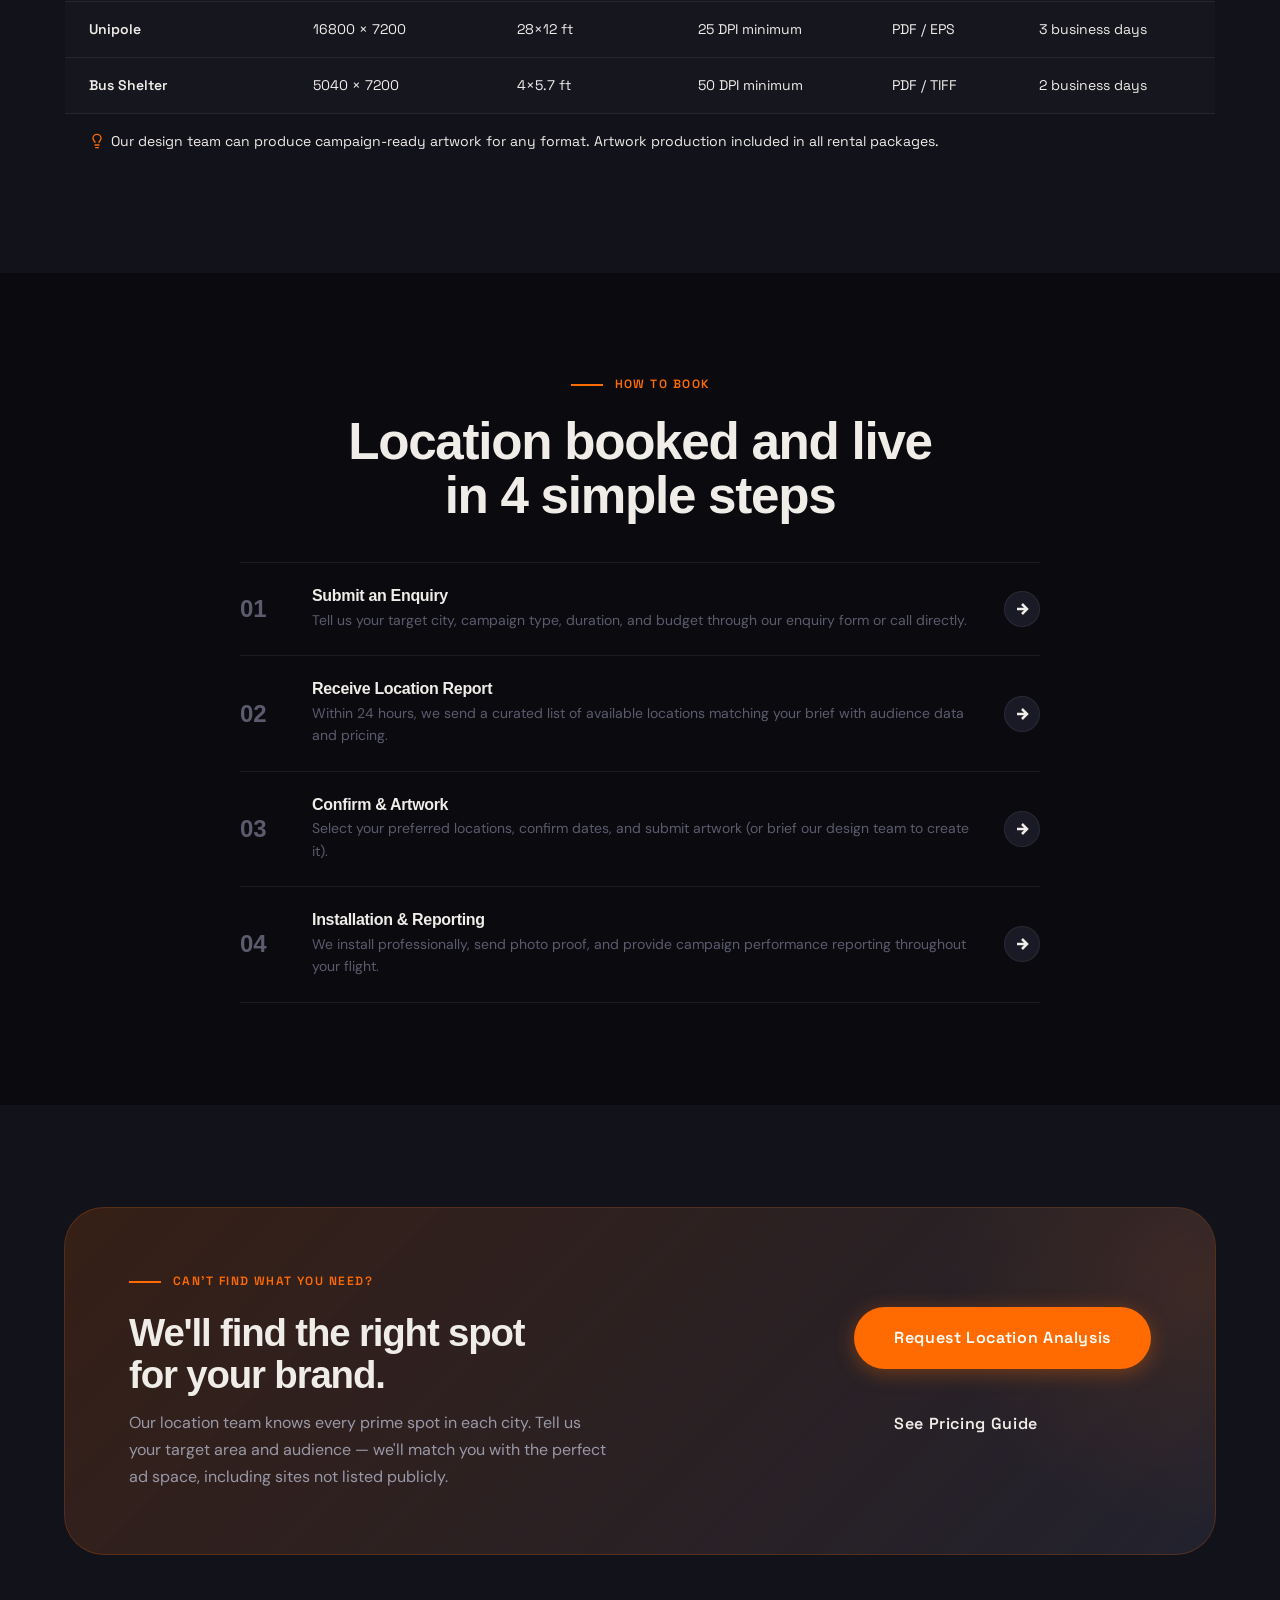
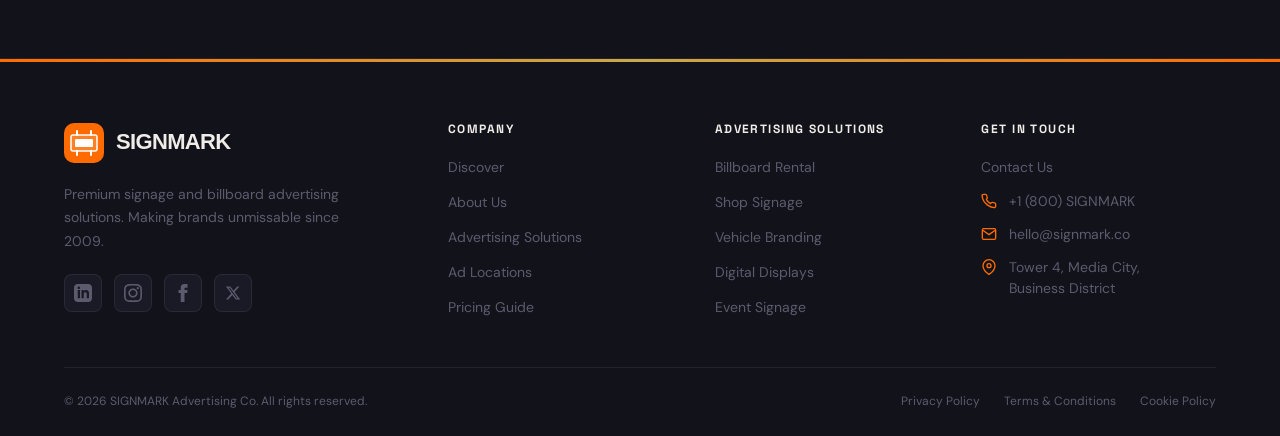
<file: locations.html>
<!DOCTYPE html>
<html lang="en" dir="ltr" data-theme="dark">
<head>
  <meta charset="UTF-8" />
  <meta name="viewport" content="width=device-width, initial-scale=1.0" />
  <title>Ad Locations — SIGNMARK Advertising</title>
  <meta name="description" content="320+ premium advertising locations across 12 cities — highway billboards, digital screens, retail districts, and transit zones." />
  <link rel="preconnect" href="https://fonts.googleapis.com" />
  <link rel="preconnect" href="https://fonts.gstatic.com" crossorigin />
  <link rel="stylesheet" href="css/variables.css" />
  <link rel="stylesheet" href="css/global.css" />
  <link rel="stylesheet" href="css/header.css" />
  <link rel="stylesheet" href="css/footer.css" />
  <link rel="stylesheet" href="css/pages.css" />
  <link rel="icon" type="image/svg+xml" href="favicon.svg" />
</head>
<body>

  <header class="site-header" id="siteHeader">
    <div class="header-inner">
      <a href="index.html" class="header-logo">
        <svg class="logo-mark" viewBox="0 0 40 40" fill="none" xmlns="http://www.w3.org/2000/svg">
          <rect width="40" height="40" rx="10" fill="#FF6B00"/>
          <rect x="7" y="12" width="26" height="16" rx="2" fill="white" opacity="0.15"/>
          <rect x="7" y="12" width="26" height="16" rx="2" stroke="white" stroke-width="1.5"/>
          <line x1="13" y1="8" x2="13" y2="12" stroke="white" stroke-width="2" stroke-linecap="round"/>
          <line x1="27" y1="8" x2="27" y2="12" stroke="white" stroke-width="2" stroke-linecap="round"/>
          <line x1="13" y1="28" x2="13" y2="32" stroke="white" stroke-width="2" stroke-linecap="round"/>
          <line x1="27" y1="28" x2="27" y2="32" stroke="white" stroke-width="2" stroke-linecap="round"/>
          <rect x="11" y="16" width="18" height="8" rx="1" fill="white"/>
        </svg>
        <div class="logo-wordmark">
          <span class="logo-name">SIGNMARK</span>
          
        </div></a>
      <nav class="header-nav">
        <ul class="nav-list">
          <li class="nav-item"><a href="index.html" class="nav-link" aria-haspopup="true">Discover<svg class="nav-arrow" viewBox="0 0 12 12"><polyline points="2 4 6 8 10 4"/></svg></a><div class="nav-dropdown"><div class="dropdown-header"><span>Choose Layout</span></div><a href="index.html" class="dropdown-item"><span class="item-icon"><svg viewBox="0 0 24 24" fill="none" stroke="currentColor" stroke-width="2" stroke-linecap="round" stroke-linejoin="round" width="18" height="18"><polygon points="23 7 16 12 23 17 23 7"></polygon><rect x="1" y="5" width="15" height="14" rx="2" ry="2"></rect></svg></span><span class="item-text"><span class="item-label">Home 1</span><span class="item-desc">Cinematic dark</span></span></a><a href="home2.html" class="dropdown-item"><span class="item-icon"><svg viewBox="0 0 24 24" fill="none" stroke="currentColor" stroke-width="2" stroke-linecap="round" stroke-linejoin="round" width="18" height="18"><path d="M4 22h16a2 2 0 0 0 2-2V4a2 2 0 0 0-2-2H8a2 2 0 0 0-2 2v16a2 2 0 0 1-2 2Zm0 0a2 2 0 0 1-2-2v-9c0-1.1.9-2 2-2h2"></path><path d="M18 14h-8"></path><path d="M15 18h-5"></path><path d="M10 6h8v4h-8V6Z"></path></svg></span><span class="item-text"><span class="item-label">Home 2</span><span class="item-desc">Editorial style</span></span></a></div></li>
          <li class="nav-item"><a href="about.html" class="nav-link">Our Agency</a></li>
          <li class="nav-item"><a href="services.html" class="nav-link">Advertising Solutions</a></li>
          <li class="nav-item"><a href="locations.html" class="nav-link active">Our Billboards</a></li>
          <li class="nav-item"><a href="pricing.html" class="nav-link">Rates & Packages</a></li>
          <li class="nav-item"><a href="contact.html" class="nav-link">Get a Quote</a></li>
        </ul>
      </nav>
      <div class="header-controls">
        <button class="rtl-toggle" id="rtlToggle">
          <span id="rtlLabel">LTR</span>
        </button>
        <button class="theme-toggle" id="themeToggle"><svg class="icon-sun" viewBox="0 0 20 20" style="width:16px;height:16px;stroke:currentColor;fill:none;stroke-width:2;"><circle cx="10" cy="10" r="4"/><line x1="10" y1="2" x2="10" y2="4" stroke-linecap="round"/><line x1="10" y1="16" x2="10" y2="18" stroke-linecap="round"/><line x1="2" y1="10" x2="4" y2="10" stroke-linecap="round"/><line x1="16" y1="10" x2="18" y2="10" stroke-linecap="round"/><line x1="4.22" y1="4.22" x2="5.64" y2="5.64" stroke-linecap="round"/><line x1="14.36" y1="14.36" x2="15.78" y2="15.78" stroke-linecap="round"/><line x1="4.22" y1="15.78" x2="5.64" y2="14.36" stroke-linecap="round"/><line x1="14.36" y1="5.64" x2="15.78" y2="4.22" stroke-linecap="round"/></svg><svg class="icon-moon" viewBox="0 0 20 20" style="width:16px;height:16px;stroke:currentColor;fill:none;stroke-width:2;"><path d="M17.5 12A7.5 7.5 0 0 1 8 2.5a7.5 7.5 0 1 0 9.5 9.5z"/></svg></button>
        <a href="contact.html" class="btn btn-primary btn-sm header-cta">Get a Quote</a>
        <button class="mobile-menu-toggle" id="mobileMenuToggle" aria-expanded="false"><span></span><span></span><span></span></button>
      </div>
    </div>
  </header>

  <nav class="mobile-nav" id="mobileNav">
    <ul class="mobile-nav-list">
      <li><button class="mobile-nav-link" data-sub-toggle="mobileHomeSubL" style="width:100%;background:none;border:none;text-align:left;cursor:pointer;font-size:var(--text-base)">Discover<svg class="nav-arrow" viewBox="0 0 12 12" style="width:14px;height:14px;stroke:currentColor;fill:none;stroke-width:2;"><polyline points="2 4 6 8 10 4"/></svg></button><div class="mobile-sub-menu" id="mobileHomeSubL"><a href="index.html" class="mobile-sub-link">Home 1</a><a href="home2.html" class="mobile-sub-link">Home 2</a></div></li>
      <li><a href="about.html" class="mobile-nav-link">Our Agency</a></li>
      <li><a href="services.html" class="mobile-nav-link">Advertising Solutions</a></li>
      <li><a href="locations.html" class="mobile-nav-link">Our Billboards</a></li>
      <li><a href="pricing.html" class="mobile-nav-link">Rates & Packages</a></li>
      <li><a href="contact.html" class="mobile-nav-link">Get a Quote</a></li>
    </ul>
    <div class="mobile-controls"><button class="rtl-toggle" onclick="document.getElementById('rtlToggle').click()">
          <span id="rtlLabel">LTR</span>
        </button><a href="contact.html" class="btn btn-primary btn-sm" style="flex:1;">Get a Quote</a></div>
  </nav>

  <!-- HERO -->
  <section class="page-hero" aria-labelledby="locHeroTitle">
    <div class="page-hero-bg" aria-hidden="true" style="background-image: linear-gradient(rgba(10, 10, 10, 0.7), rgba(10, 10, 10, 0.9)), url('assets/locations_hero.png'); background-size: cover; background-position: center; opacity: 0.6;"></div>
    <div class="container">
      <div class="page-hero-content">
        <nav class="page-hero-breadcrumb"><a href="index.html">Discover</a><svg viewBox="0 0 12 12"><polyline points="3 2 9 6 3 10"/></svg><span>Our Billboards</span></nav>
        <div class="section-label reveal"><span class="label-ui text-primary">Our Network</span></div>
        <h1 id="locHeroTitle" class="page-hero-title reveal">320+ ad spaces.<br><span class="accent-word">12 cities.</span></h1>
        <p class="page-hero-desc reveal reveal-delay-2">Prime billboard, digital, and signage locations across the region's highest-traffic commercial and transit zones.</p>

        <!-- Network stats inline -->
        <div class="section-stats-row reveal" style="margin-top:var(--space-8);margin-bottom:0;padding-bottom:0;border-bottom:none;">
          <div class="section-stat"><div class="section-stat-num">320+</div><div class="section-stat-label">Total Ad Locations</div></div>
          <div class="section-stat"><div class="section-stat-num">12</div><div class="section-stat-label">Cities Covered</div></div>
          <div class="section-stat"><div class="section-stat-num">80+</div><div class="section-stat-label">Digital LED Screens</div></div>
          <div class="section-stat"><div class="section-stat-num">18M+</div><div class="section-stat-label">Daily Combined Impressions</div></div>
        </div>
      </div>
    </div>
  </section>

  <!-- ═══ SECTION 1: Map Visual ═══ -->
  <section class="locations-map section-sm" aria-labelledby="mapHeading" style="background:var(--bg-surface);">
    <div class="container">
      <div class="section-label reveal"><span class="label-ui text-primary">Coverage Map</span></div>
      <h2 id="mapHeading" class="heading-xl reveal" style="margin-bottom:var(--space-4);">Regional network<br>at a glance</h2>
      <p class="lead reveal reveal-delay-2" style="max-width:540px;margin-bottom:0;">Our network spans the GCC region. Contact us for specific location availability and current inventory by city.</p>

      <div class="locations-hero-visual reveal">
        <div class="map-placeholder">
          <div class="map-grid-lines" aria-hidden="true"></div>
          <div class="map-dots">
            <button class="map-dot interactive-dot" style="top:28%;left:22%;" data-scroll-to="cityDubai" aria-label="View Dubai locations">
              <span class="map-tooltip"><span class="mt-city">Dubai</span><span class="mt-stat">87 Locations</span></span>
            </button>
            <button class="map-dot interactive-dot" style="top:38%;left:18%;animation-delay:0.5s;" data-scroll-to="cityAbuDhabi" aria-label="View Abu Dhabi locations">
              <span class="map-tooltip"><span class="mt-city">Abu Dhabi</span><span class="mt-stat">54 Locations</span></span>
            </button>
            <button class="map-dot interactive-dot" style="top:24%;left:38%;animation-delay:1s;" data-scroll-to="citySharjah" aria-label="View Sharjah locations">
              <span class="map-tooltip"><span class="mt-city">Sharjah</span><span class="mt-stat">29 Locations</span></span>
            </button>
            <button class="map-dot interactive-dot" style="top:35%;left:55%;animation-delay:1.5s;" data-scroll-to="cityRiyadh" aria-label="View Riyadh locations">
              <span class="map-tooltip"><span class="mt-city">Riyadh</span><span class="mt-stat">62 Locations</span></span>
            </button>
            <button class="map-dot interactive-dot" style="top:42%;left:46%;animation-delay:0.3s;" data-scroll-to="cityDoha" aria-label="View Doha locations">
              <span class="map-tooltip"><span class="mt-city">Doha</span><span class="mt-stat">38 Locations</span></span>
            </button>
            <button class="map-dot interactive-dot" style="top:20%;left:70%;animation-delay:0.8s;" data-scroll-to="cityJeddah" aria-label="View Jeddah locations">
              <span class="map-tooltip"><span class="mt-city">Jeddah</span><span class="mt-stat">50 Locations</span></span>
            </button>
          </div>
          <div class="map-center-label">
            <h3>GCC Regional Coverage</h3>
            <p>Select a city to view premium locations, or <a href="contact.html" style="color:var(--clr-primary);text-decoration:none;">contact us</a> for live availability.</p>
          </div>
        </div>
      </div>
    </div>
  </section>

  <!-- ═══ SECTION 2: City Cards ═══ -->
  <section class="locations-grid-section section" aria-labelledby="cityGridHeading">
    <div class="container">
      <div class="section-label reveal"><span class="label-ui text-primary">Browse by City</span></div>
      <h2 id="cityGridHeading" class="heading-xl reveal" style="margin-bottom:var(--space-4);">Find your perfect<br>ad location</h2>
      <p class="lead reveal reveal-delay-2" style="max-width:520px;margin-bottom:0;">Click any city to enquire about current availability and receive a location recommendation report.</p>

      <div class="locations-city-grid" data-stagger>
        <article class="city-card" id="cityDubai">
          <div class="city-card-thumb"><img src="assets/city_dubai.png" alt="Dubai advertising locations" loading="lazy"></div>
          <div class="city-card-body">
            <h3>Dubai</h3>
            <div class="city-card-specs">
              <div class="city-spec"><span>Ad Locations</span><span>87</span></div>
              <div class="city-spec"><span>Formats</span><span>Billboard, Digital, LED</span></div>
              <div class="city-spec"><span>Daily Impressions</span><span>4.2M+</span></div>
              <div class="city-spec"><span>Prime Zones</span><span>SZR, Downtown, Marina</span></div>
            </div>
            <div class="city-card-footer">
              <div class="availability-badge"><div class="avail-dot"></div><span>12 Available</span></div>
              <a href="contact.html?city=dubai" class="btn btn-primary btn-sm" id="enquireDubai">Enquire</a>
            </div>
          </div>
        </article>
        <article class="city-card" id="cityAbuDhabi">
          <div class="city-card-thumb"><img src="assets/city_abudhabi.png" alt="Abu Dhabi advertising locations" loading="lazy"></div>
          <div class="city-card-body">
            <h3>Abu Dhabi</h3>
            <div class="city-card-specs">
              <div class="city-spec"><span>Ad Locations</span><span>54</span></div>
              <div class="city-spec"><span>Formats</span><span>Billboard, Static</span></div>
              <div class="city-spec"><span>Daily Impressions</span><span>2.8M+</span></div>
              <div class="city-spec"><span>Prime Zones</span><span>Corniche, Khalidiyah</span></div>
            </div>
            <div class="city-card-footer">
              <div class="availability-badge"><div class="avail-dot"></div><span>8 Available</span></div>
              <a href="contact.html?city=abudhabi" class="btn btn-primary btn-sm" id="enquireAD">Enquire</a>
            </div>
          </div>
        </article>
        <article class="city-card" id="cityRiyadh">
          <div class="city-card-thumb"><img src="assets/city_riyadh.png" alt="Riyadh advertising locations" loading="lazy"></div>
          <div class="city-card-body">
            <h3>Riyadh</h3>
            <div class="city-card-specs">
              <div class="city-spec"><span>Ad Locations</span><span>62</span></div>
              <div class="city-spec"><span>Formats</span><span>Billboard, Digital</span></div>
              <div class="city-spec"><span>Daily Impressions</span><span>3.5M+</span></div>
              <div class="city-spec"><span>Prime Zones</span><span>King Fahd Rd, Olaya</span></div>
            </div>
            <div class="city-card-footer">
              <div class="availability-badge"><div class="avail-dot limited"></div><span>3 Left</span></div>
              <a href="contact.html?city=riyadh" class="btn btn-primary btn-sm" id="enquireRiyadh">Enquire</a>
            </div>
          </div>
        </article>
        <article class="city-card" id="cityDoha">
          <div class="city-card-thumb"><img src="assets/city_doha.png" alt="Doha advertising locations" loading="lazy"></div>
          <div class="city-card-body">
            <h3>Doha</h3>
            <div class="city-card-specs">
              <div class="city-spec"><span>Ad Locations</span><span>38</span></div>
              <div class="city-spec"><span>Formats</span><span>Billboard, LED</span></div>
              <div class="city-spec"><span>Daily Impressions</span><span>1.9M+</span></div>
              <div class="city-spec"><span>Prime Zones</span><span>West Bay, Lusail</span></div>
            </div>
            <div class="city-card-footer">
              <div class="availability-badge"><div class="avail-dot"></div><span>6 Available</span></div>
              <a href="contact.html?city=doha" class="btn btn-primary btn-sm" id="enquireDoha">Enquire</a>
            </div>
          </div>
        </article>
        <article class="city-card" id="citySharjah">
          <div class="city-card-thumb"><img src="assets/city_sharjah.png" alt="Sharjah advertising locations" loading="lazy"></div>
          <div class="city-card-body">
            <h3>Sharjah</h3>
            <div class="city-card-specs">
              <div class="city-spec"><span>Ad Locations</span><span>29</span></div>
              <div class="city-spec"><span>Formats</span><span>Billboard, Unipole</span></div>
              <div class="city-spec"><span>Daily Impressions</span><span>1.4M+</span></div>
              <div class="city-spec"><span>Prime Zones</span><span>Al Nahda, Industrial</span></div>
            </div>
            <div class="city-card-footer">
              <div class="availability-badge"><div class="avail-dot"></div><span>9 Available</span></div>
              <a href="contact.html?city=sharjah" class="btn btn-primary btn-sm" id="enquireSharjah">Enquire</a>
            </div>
          </div>
        </article>
        <article class="city-card" id="cityJeddah">
          <div class="city-card-thumb"><img src="assets/city_jeddah.png" alt="Jeddah advertising locations" loading="lazy"></div>
          <div class="city-card-body">
            <h3>Jeddah</h3>
            <div class="city-card-specs">
              <div class="city-spec"><span>Ad Locations</span><span>50</span></div>
              <div class="city-spec"><span>Formats</span><span>Billboard, Digital</span></div>
              <div class="city-spec"><span>Daily Impressions</span><span>2.6M+</span></div>
              <div class="city-spec"><span>Prime Zones</span><span>Corniche, Tahlia</span></div>
            </div>
            <div class="city-card-footer">
              <div class="availability-badge"><div class="avail-dot limited"></div><span>4 Left</span></div>
              <a href="contact.html?city=jeddah" class="btn btn-primary btn-sm" id="enquireJeddah">Enquire</a>
            </div>
          </div>
        </article>
      </div>
    </div>
  </section>

  <!-- ═══ SECTION 3: Ad Format Types ═══ -->
  <section class="locations-formats section" aria-labelledby="formatsHeading">
    <div class="container">
      <div class="section-label reveal"><span class="label-ui text-primary">Available Formats</span></div>
      <h2 id="formatsHeading" class="heading-xl reveal" style="margin-bottom:var(--space-4);">Every format you need<br>to reach every audience</h2>
      <p class="lead reveal reveal-delay-2" style="max-width:540px;margin-bottom:0;">Different campaign goals need different formats. We carry all standard and specialist outdoor formats across our network.</p>

      <div class="formats-grid" data-stagger>
        <article class="format-card" id="formatHighway">
          <div class="format-icon"><svg viewBox="0 0 24 24" fill="none" stroke="currentColor" stroke-width="1.5" stroke-linecap="round" stroke-linejoin="round" width="1em" height="1em"><rect x="3" y="3" width="18" height="10" rx="1"/><path d="M7 13v8"/><path d="M17 13v8"/><path d="M4 17h16"/></svg></div>
          <h4>Highway Billboards</h4>
          <p>Located at key highway junctions and exit ramps. Maximum reach with commuters and commercial traffic.</p>
          <div class="format-specs">
            <span class="format-spec-tag">Static</span>
            <span class="format-spec-tag">Backlit</span>
            <span class="format-spec-tag">16×8 to 96×32 ft</span>
          </div>
        </article>
        <article class="format-card" id="formatLED">
          <div class="format-icon"><svg viewBox="0 0 24 24" fill="none" stroke="currentColor" stroke-width="1.5" stroke-linecap="round" stroke-linejoin="round" width="1em" height="1em"><rect x="2" y="7" width="20" height="10" rx="2"/><path d="M12 17v4"/><path d="M8 21h8"/><path d="M16 3l-4 4-4-4"/></svg></div>
          <h4>Digital LED Screens</h4>
          <p>High-brightness programmable screens at commercial and traffic intersections. Dynamic content, slot booking.</p>
          <div class="format-specs">
            <span class="format-spec-tag">Dynamic</span>
            <span class="format-spec-tag">Programmable</span>
            <span class="format-spec-tag">From 1 day</span>
          </div>
        </article>
        <article class="format-card" id="formatUnipole">
          <div class="format-icon"><svg viewBox="0 0 24 24" fill="none" stroke="currentColor" stroke-width="1.5" stroke-linecap="round" stroke-linejoin="round" width="1em" height="1em"><rect x="4" y="2" width="16" height="8" rx="1"/><path d="M12 10v12"/><path d="M8 22h8"/></svg></div>
          <h4>Unipoles</h4>
          <p>Single-pole elevated billboards providing 360° visibility from a distance. Ideal for brand awareness campaigns.</p>
          <div class="format-specs">
            <span class="format-spec-tag">Elevated</span>
            <span class="format-spec-tag">360° visibility</span>
            <span class="format-spec-tag">Up to 50 ft high</span>
          </div>
        </article>
        <article class="format-card" id="formatRetail">
          <div class="format-icon"><svg viewBox="0 0 24 24" fill="none" stroke="currentColor" stroke-width="1.5" stroke-linecap="round" stroke-linejoin="round" width="1em" height="1em"><path d="M3 9l9-7 9 7v11a2 2 0 0 1-2 2H5a2 2 0 0 1-2-2z"/><polyline points="9 22 9 12 15 12 15 22"/></svg></div>
          <h4>Retail & Mall Signage</h4>
          <p>Internal and external advertising placements within major shopping centres and retail districts.</p>
          <div class="format-specs">
            <span class="format-spec-tag">Internal</span>
            <span class="format-spec-tag">External</span>
            <span class="format-spec-tag">Digital &amp; Static</span>
          </div>
        </article>
        <article class="format-card" id="formatTransit">
          <div class="format-icon"><svg viewBox="0 0 24 24" fill="none" stroke="currentColor" stroke-width="1.5" stroke-linecap="round" stroke-linejoin="round" width="1em" height="1em"><rect x="2" y="4" width="20" height="16" rx="2"/><path d="M6 16v4"/><path d="M18 16v4"/><path d="M6 12h12"/><circle cx="7" cy="16" r="1"/><circle cx="17" cy="16" r="1"/></svg></div>
          <h4>Transit Advertising</h4>
          <p>Bus shelters, station platforms, and transit hub placements — targeting captive audiences during commute hours.</p>
          <div class="format-specs">
            <span class="format-spec-tag">Bus Shelters</span>
            <span class="format-spec-tag">Metro Stations</span>
            <span class="format-spec-tag">High dwell-time</span>
          </div>
        </article>
        <article class="format-card" id="formatStreet">
          <div class="format-icon"><svg viewBox="0 0 24 24" fill="none" stroke="currentColor" stroke-width="1.5" stroke-linecap="round" stroke-linejoin="round" width="1em" height="1em"><rect x="6" y="2" width="12" height="16" rx="1"/><path d="M9 18v4"/><path d="M15 18v4"/><path d="M6 6h12"/></svg></div>
          <h4>Street-Level Displays</h4>
          <p>Eye-level placements in pedestrian zones, retail corridors, and high footfall commercial streets.</p>
          <div class="format-specs">
            <span class="format-spec-tag">Eye-level</span>
            <span class="format-spec-tag">High footfall</span>
            <span class="format-spec-tag">Small format</span>
          </div>
        </article>
      </div>
    </div>
  </section>

  <!-- ═══ SECTION 4: Location Specs Table ═══ -->
  <section class="locations-specs-section section" aria-labelledby="specsHeading" style="background:var(--bg-surface);">
    <div class="container">
      <div class="section-label reveal"><span class="label-ui text-primary">Specification Reference</span></div>
      <h2 id="specsHeading" class="heading-xl reveal" style="margin-bottom:var(--space-4);">Artwork specifications<br>by format</h2>
      <p class="lead reveal reveal-delay-2" style="max-width:540px;margin-bottom:0;">Use these specifications when preparing campaign artwork. Our design team can also produce artwork to spec on your behalf.</p>

      <div style="overflow-x:auto;" class="reveal">
        <table class="specs-table" id="specsTable" aria-label="Location artwork specifications">
          <thead>
            <tr>
              <th>Format</th>
              <th>Dimensions (px)</th>
              <th>Physical Size</th>
              <th>Resolution</th>
              <th>File Type</th>
              <th>Lead Time</th>
            </tr>
          </thead>
          <tbody>
            <tr>
              <td>Standard Billboard</td>
              <td>14400 × 4800</td>
              <td>24×8 ft</td>
              <td>25 DPI minimum</td>
              <td>PDF / EPS</td>
              <td>3 business days</td>
            </tr>
            <tr>
              <td>Large Billboard</td>
              <td>28800 × 8400</td>
              <td>48×14 ft</td>
              <td>25 DPI minimum</td>
              <td>PDF / EPS</td>
              <td>4 business days</td>
            </tr>
            <tr>
              <td>Supersite</td>
              <td>57600 × 19200</td>
              <td>96×32 ft</td>
              <td>20 DPI minimum</td>
              <td>PDF / EPS</td>
              <td>5 business days</td>
            </tr>
            <tr>
              <td>Digital Screen</td>
              <td>1920 × 1080 px</td>
              <td>Variable</td>
              <td>72 DPI screen</td>
              <td>MP4 / PNG</td>
              <td>24 hours</td>
            </tr>
            <tr>
              <td>Unipole</td>
              <td>16800 × 7200</td>
              <td>28×12 ft</td>
              <td>25 DPI minimum</td>
              <td>PDF / EPS</td>
              <td>3 business days</td>
            </tr>
            <tr>
              <td>Bus Shelter</td>
              <td>5040 × 7200</td>
              <td>4×5.7 ft</td>
              <td>50 DPI minimum</td>
              <td>PDF / TIFF</td>
              <td>2 business days</td>
            </tr>
          </tbody>
          <tfoot>
            <tr>
              <td colspan="6"><svg width="16" height="16" viewBox="0 0 24 24" fill="none" stroke="currentColor" stroke-width="2" stroke-linecap="round" stroke-linejoin="round" style="vertical-align:-3px; margin-right:6px; color:var(--clr-primary);"><path d="M15 14c.2-1 .7-1.7 1.5-2.5 1-.9 1.5-2.2 1.5-3.5A6 6 0 0 0 6 8c0 1 .2 2.2 1.5 3.5.7.9 1.2 1.5 1.5 2.5"></path><path d="M9 18h6"></path><path d="M10 22h4"></path></svg>Our design team can produce campaign-ready artwork for any format. Artwork production included in all rental packages.</td>
            </tr>
          </tfoot>
        </table>
      </div>
    </div>
  </section>

  <!-- ═══ SECTION 5: Booking Process ═══ -->
  <section class="locations-booking section" aria-labelledby="bookingHeading">
    <div class="container">
      <div class="text-center reveal" style="max-width:640px;margin:0 auto var(--space-4);">
        <div class="section-label" style="justify-content:center;"><span class="label-ui text-primary">How to Book</span></div>
        <h2 id="bookingHeading" class="heading-xl">Location booked and live<br>in 4 simple steps</h2>
      </div>

      <div class="numbered-list reveal" style="max-width:800px;margin:var(--space-10) auto 0;">
        <div class="numbered-item">
          <div class="ni-num">01</div>
          <div class="ni-content">
            <h4>Submit an Enquiry</h4>
            <p>Tell us your target city, campaign type, duration, and budget through our enquiry form or call directly.</p>
          </div>
          <div class="ni-arrow"><svg viewBox="0 0 14 14"><line x1="2" y1="7" x2="12" y2="7"/><polyline points="7 2 12 7 7 12"/></svg></div>
        </div>
        <div class="numbered-item">
          <div class="ni-num">02</div>
          <div class="ni-content">
            <h4>Receive Location Report</h4>
            <p>Within 24 hours, we send a curated list of available locations matching your brief with audience data and pricing.</p>
          </div>
          <div class="ni-arrow"><svg viewBox="0 0 14 14"><line x1="2" y1="7" x2="12" y2="7"/><polyline points="7 2 12 7 7 12"/></svg></div>
        </div>
        <div class="numbered-item">
          <div class="ni-num">03</div>
          <div class="ni-content">
            <h4>Confirm &amp; Artwork</h4>
            <p>Select your preferred locations, confirm dates, and submit artwork (or brief our design team to create it).</p>
          </div>
          <div class="ni-arrow"><svg viewBox="0 0 14 14"><line x1="2" y1="7" x2="12" y2="7"/><polyline points="7 2 12 7 7 12"/></svg></div>
        </div>
        <div class="numbered-item">
          <div class="ni-num">04</div>
          <div class="ni-content">
            <h4>Installation &amp; Reporting</h4>
            <p>We install professionally, send photo proof, and provide campaign performance reporting throughout your flight.</p>
          </div>
          <div class="ni-arrow"><svg viewBox="0 0 14 14"><line x1="2" y1="7" x2="12" y2="7"/><polyline points="7 2 12 7 7 12"/></svg></div>
        </div>
      </div>
    </div>
  </section>

  <!-- ═══ SECTION 6: Location Request CTA ═══ -->
  <section class="section" aria-labelledby="locCtaHeading" style="background:var(--bg-surface);">
    <div class="container">
      <div class="cta-banner">
        <div class="cta-banner-inner">
          <div class="reveal-left">
            <div class="section-label" style="margin-bottom:var(--space-5);"><span class="label-ui text-primary">Can't Find What You Need?</span></div>
            <h2 id="locCtaHeading">We'll find the right spot<br>for your brand.</h2>
            <p>Our location team knows every prime spot in each city. Tell us your target area and audience — we'll match you with the perfect ad space, including sites not listed publicly.</p>
          </div>
          <div class="cta-banner-actions reveal-right" style="flex-direction:column;align-items:flex-start;">
            <a href="contact.html" class="btn btn-primary btn-lg" id="locCtaBtn">Request Location Analysis</a>
            <a href="pricing.html" class="btn btn-ghost btn-lg" id="locPricingBtn" style="margin-top:var(--space-2);">See Pricing Guide</a>
          </div>
        </div>
      </div>
    </div>
  </section>

  <footer class="site-footer" role="contentinfo">
    <div class="footer-accent-bar"></div>
    <div class="container">
      <div class="footer-grid">

        <!-- Brand -->
        <div class="footer-brand">
          <a href="index.html" class="footer-logo" aria-label="SIGNMARK">
            <svg width="40" height="40" viewBox="0 0 40 40" fill="none" xmlns="http://www.w3.org/2000/svg">
              <rect width="40" height="40" rx="10" fill="#FF6B00"/>
              <rect x="7" y="12" width="26" height="16" rx="2" fill="white" opacity="0.15"/>
              <rect x="7" y="12" width="26" height="16" rx="2" stroke="white" stroke-width="1.5"/>
              <line x1="13" y1="8" x2="13" y2="12" stroke="white" stroke-width="2" stroke-linecap="round"/>
              <line x1="27" y1="8" x2="27" y2="12" stroke="white" stroke-width="2" stroke-linecap="round"/>
              <line x1="13" y1="28" x2="13" y2="32" stroke="white" stroke-width="2" stroke-linecap="round"/>
              <line x1="27" y1="28" x2="27" y2="32" stroke="white" stroke-width="2" stroke-linecap="round"/>
              <rect x="11" y="16" width="18" height="8" rx="1" fill="white"/>
            </svg>
            <span class="logo-name">SIGNMARK</span>
          </a>
          <p class="footer-tagline">Premium signage and billboard advertising solutions. Making brands unmissable since 2009.</p>
          <div class="footer-social">
            <!-- LinkedIn -->
            <a href="#" class="social-link" aria-label="LinkedIn">
              <svg viewBox="0 0 24 24" fill="currentColor" width="18" height="18"><path d="M19 0h-14c-2.761 0-5 2.239-5 5v14c0 2.761 2.239 5 5 5h14c2.762 0 5-2.239 5-5v-14c0-2.761-2.238-5-5-5zm-11 19h-3v-11h3v11zm-1.5-12.268c-.966 0-1.75-.79-1.75-1.764s.784-1.764 1.75-1.764 1.75.79 1.75 1.764-.783 1.764-1.75 1.764zm13.5 12.268h-3v-5.604c0-3.368-4-3.113-4 0v5.604h-3v-11h3v1.765c1.396-2.586 7-2.777 7 2.476v6.759z"/></svg>
            </a>
            <!-- Instagram -->
            <a href="#" class="social-link" aria-label="Instagram">
              <svg viewBox="0 0 24 24" fill="currentColor" width="18" height="18"><path d="M12 2.163c3.204 0 3.584.012 4.85.07 3.252.148 4.771 1.691 4.919 4.919.058 1.265.069 1.645.069 4.849 0 3.205-.012 3.584-.069 4.849-.149 3.225-1.664 4.771-4.919 4.919-1.266.058-1.644.07-4.85.07-3.204 0-3.584-.012-4.849-.07-3.26-.149-4.771-1.699-4.919-4.92-.058-1.265-.07-1.644-.07-4.849 0-3.204.013-3.583.07-4.849.149-3.227 1.664-4.771 4.919-4.919 1.266-.057 1.645-.069 4.849-.069zm0-2.163c-3.259 0-3.667.014-4.947.072-4.358.2-6.78 2.618-6.98 6.98-.059 1.281-.073 1.689-.073 4.948 0 3.259.014 3.668.072 4.948.2 4.358 2.618 6.78 6.98 6.98 1.281.058 1.689.072 4.948.072 3.259 0 3.668-.014 4.948-.072 4.354-.2 6.782-2.618 6.979-6.98.059-1.28.073-1.689.073-4.948 0-3.259-.014-3.667-.072-4.947-.196-4.354-2.617-6.78-6.979-6.98-1.281-.059-1.69-.073-4.949-.073zm0 5.838c-3.403 0-6.162 2.759-6.162 6.162s2.759 6.163 6.162 6.163 6.162-2.759 6.162-6.163c0-3.403-2.759-6.162-6.162-6.162zm0 10.162c-2.209 0-4-1.79-4-4 0-2.209 1.791-4 4-4s4 1.791 4 4c0 2.21-1.791 4-4 4zm6.406-11.845c-.796 0-1.441.645-1.441 1.44s.645 1.44 1.441 1.44c.795 0 1.439-.645 1.439-1.44s-.644-1.44-1.439-1.44z"/></svg>
            </a>
            <!-- Facebook -->
            <a href="#" class="social-link" aria-label="Facebook">
              <svg viewBox="0 0 24 24" fill="currentColor" width="18" height="18"><path d="M9 8h-3v4h3v12h5v-12h3.642l.358-4h-4v-1.667c0-.955.192-1.333 1.115-1.333h2.885v-5h-3.808c-3.596 0-5.192 1.583-5.192 4.615v3.385z"/></svg>
            </a>
            <!-- Twitter/X -->
            <a href="#" class="social-link" aria-label="X (Twitter)">
               <svg viewBox="0 0 24 24" fill="currentColor" width="16" height="16"><path d="M18.244 2.25h3.308l-7.227 8.26 8.502 11.24H16.17l-5.214-6.817L4.99 21.75H1.68l7.73-8.835L1.254 2.25H8.08l4.713 6.231zm-1.161 17.52h1.833L7.084 4.126H5.117z"/></svg>
            </a>
          </div>
        </div>

        <!-- Quick Links -->
        <div class="footer-col">
          <h4>Company</h4>
          <nav class="footer-links" aria-label="Footer company links">
            <a href="index.html" class="footer-link">Discover</a>
            <a href="about.html" class="footer-link">About Us</a>
            <a href="services.html" class="footer-link">Advertising Solutions</a>
            <a href="locations.html" class="footer-link">Ad Locations</a>
            <a href="pricing.html" class="footer-link">Pricing Guide</a>
          </nav>
        </div>

        <!-- Services -->
        <div class="footer-col">
          <h4>Advertising Solutions</h4>
          <nav class="footer-links" aria-label="Footer services links">
            <a href="services.html#billboard" class="footer-link">Billboard Rental</a>
            <a href="services.html#shop-signage" class="footer-link">Shop Signage</a>
            <a href="services.html#vehicle" class="footer-link">Vehicle Branding</a>
            <a href="services.html#digital" class="footer-link">Digital Displays</a>
            <a href="services.html#events" class="footer-link">Event Signage</a>
          </nav>
        </div>

        <!-- Contact -->
        <div class="footer-col">
          <h4>Get In Touch</h4>
          <div class="footer-links">
            <a href="contact.html" class="footer-link">Contact Us</a>
            <div class="footer-contact-item">
              <svg viewBox="0 0 24 24"><path d="M22 16.92v3a2 2 0 0 1-2.18 2 19.79 19.79 0 0 1-8.63-3.07A19.5 19.5 0 0 1 4.69 13a19.79 19.79 0 0 1-3.07-8.67A2 2 0 0 1 3.6 2h3a2 2 0 0 1 2 1.72 12.84 12.84 0 0 0 .7 2.81 2 2 0 0 1-.45 2.11L8.09 9.91a16 16 0 0 0 6 6l1.27-1.27a2 2 0 0 1 2.11-.45 12.84 12.84 0 0 0 2.81.7A2 2 0 0 1 22 16.92z"/></svg>
              <span>+1 (800) SIGNMARK</span>
            </div>
            <div class="footer-contact-item">
              <svg viewBox="0 0 24 24"><path d="M4 4h16c1.1 0 2 .9 2 2v12c0 1.1-.9 2-2 2H4c-1.1 0-2-.9-2-2V6c0-1.1.9-2 2-2z"/><polyline points="22,6 12,13 2,6"/></svg>
              <span>hello@signmark.co</span>
            </div>
            <div class="footer-contact-item">
              <svg viewBox="0 0 24 24"><path d="M21 10c0 7-9 13-9 13s-9-6-9-13a9 9 0 0 1 18 0z"/><circle cx="12" cy="10" r="3"/></svg>
              <span>Tower 4, Media City,<br>Business District</span>
            </div>
          </div>
        </div>
      </div>

      <!-- Bottom Bar -->
      <div class="footer-bottom">
        <p>© 2026 SIGNMARK Advertising Co. All rights reserved.</p>
        <nav class="footer-bottom-links" aria-label="Legal links">
          <a href="#" class="footer-bottom-link">Privacy Policy</a>
          <a href="#" class="footer-bottom-link">Terms & Conditions</a>
          <a href="#" class="footer-bottom-link">Cookie Policy</a>
        </nav>
      </div>
    </div>
  </footer>
  <script src="js/main.js"></script>
  <script src="js/animations.js"></script>
</body>
</html>
</file>
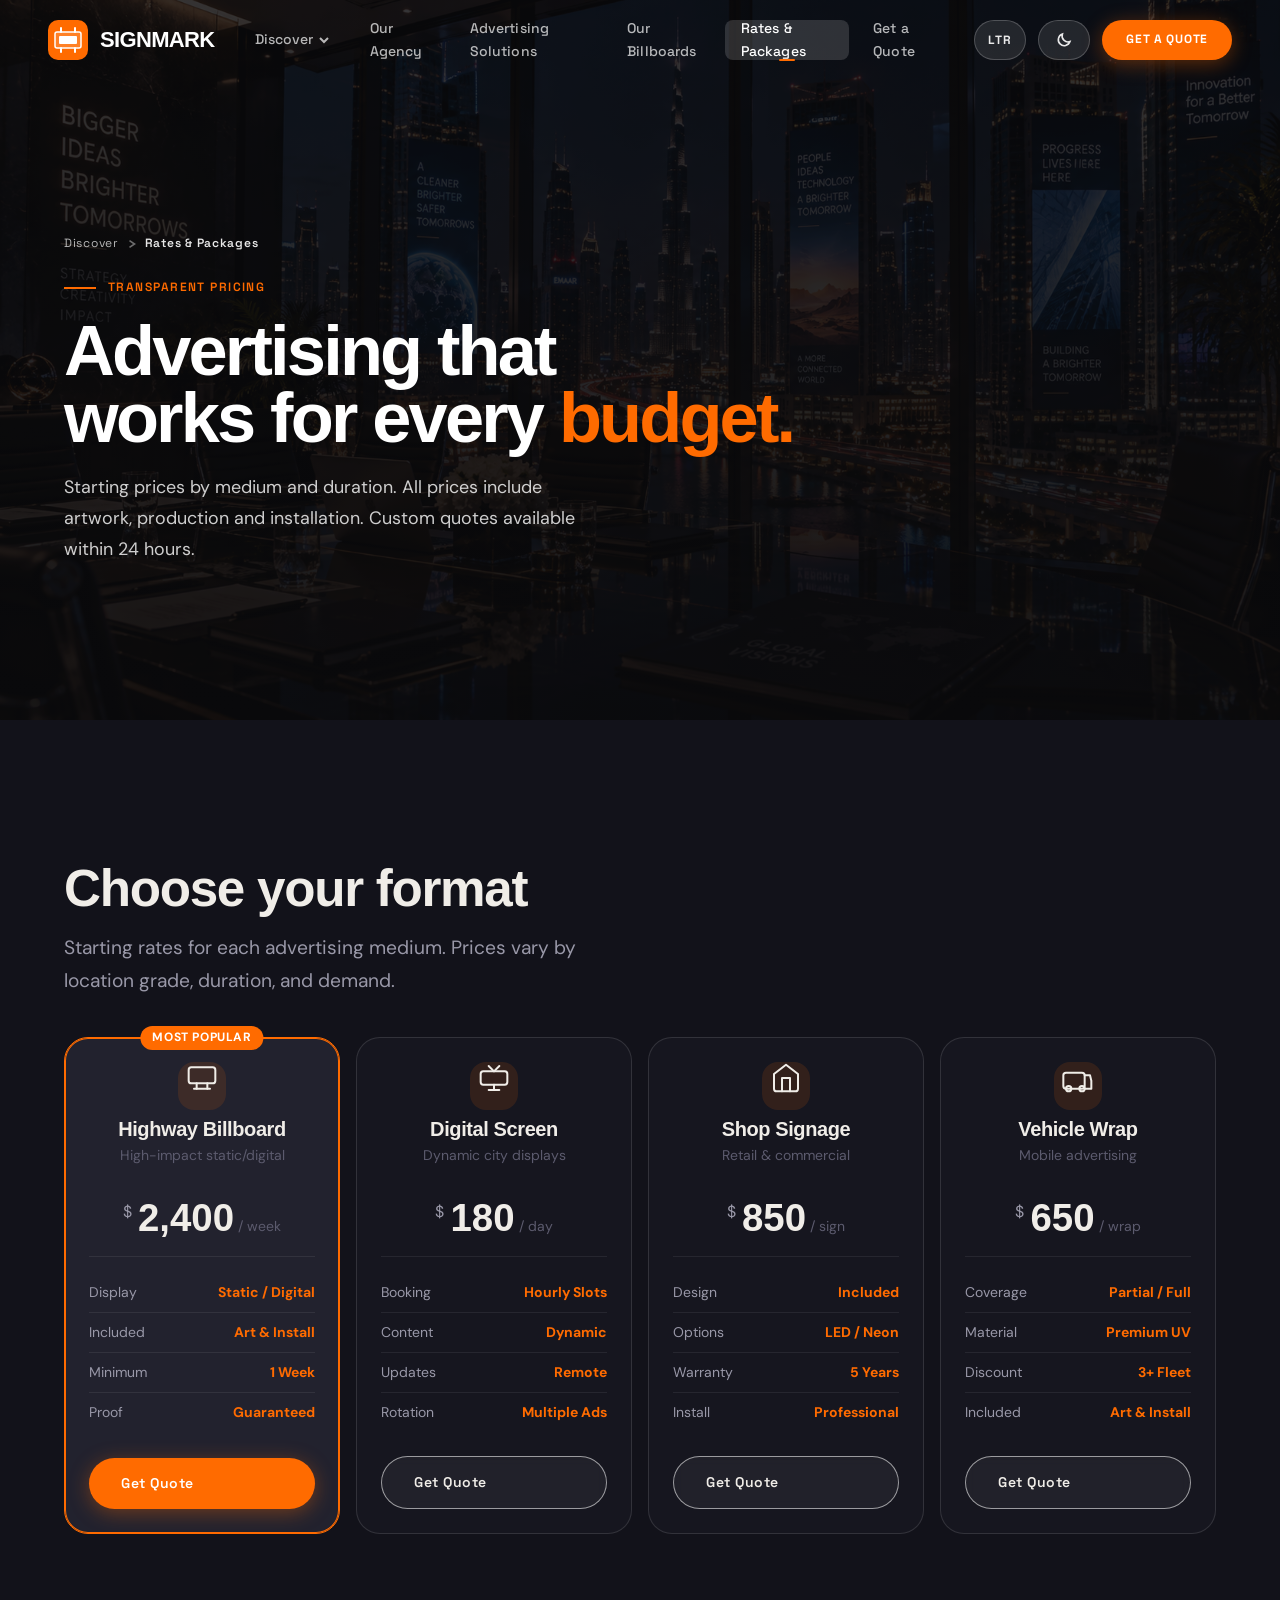
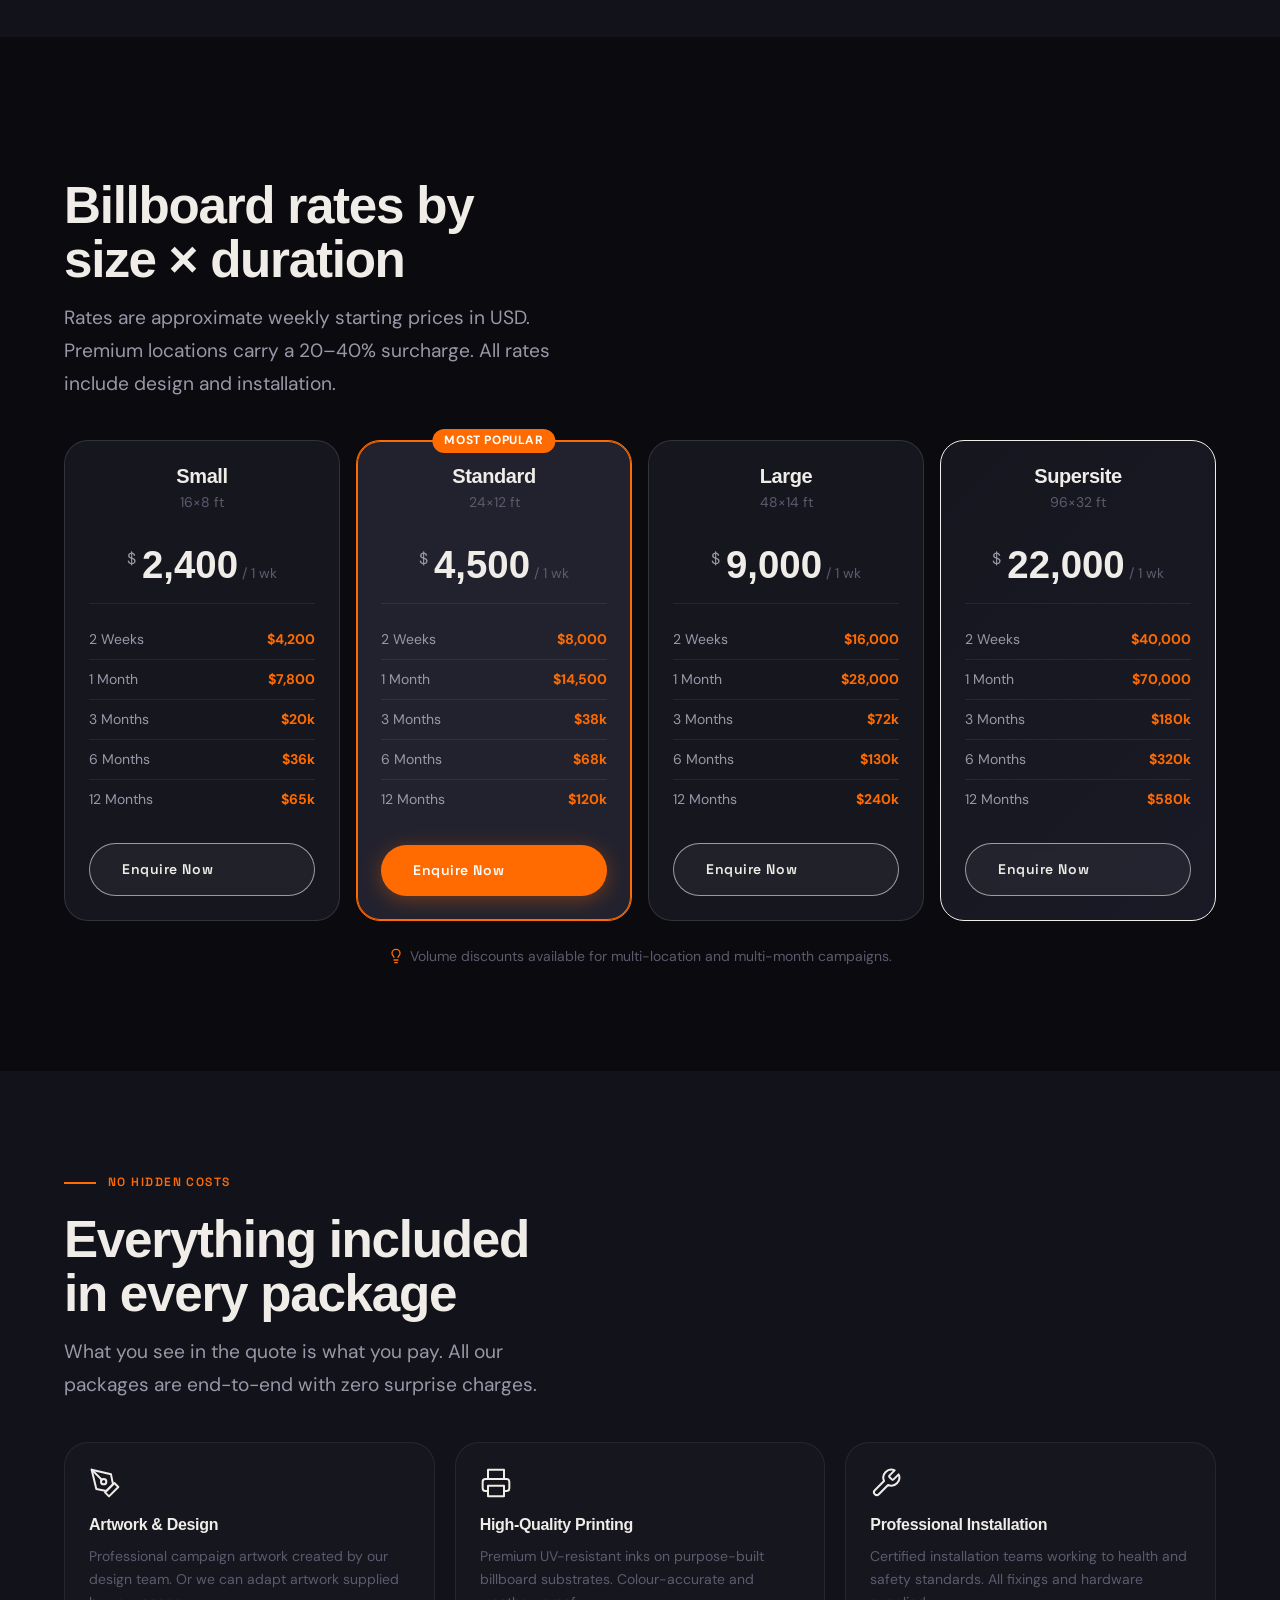
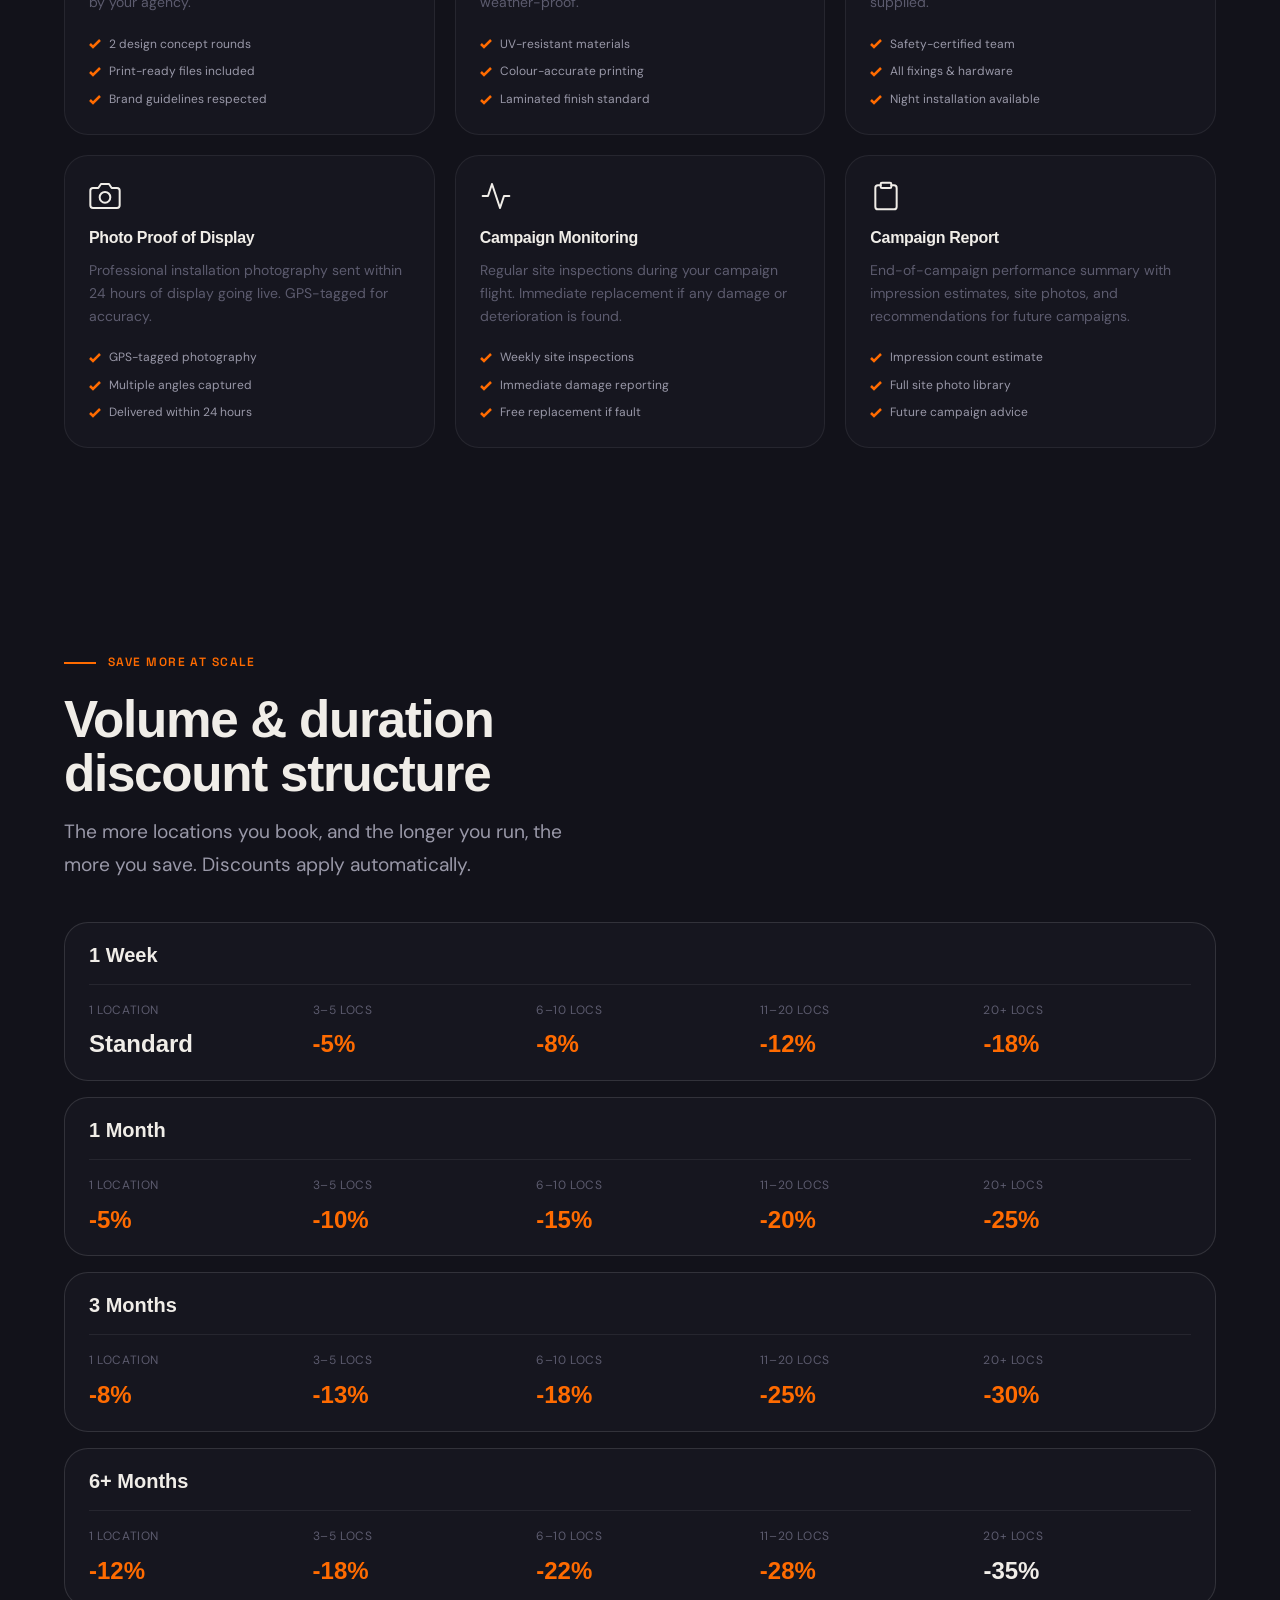
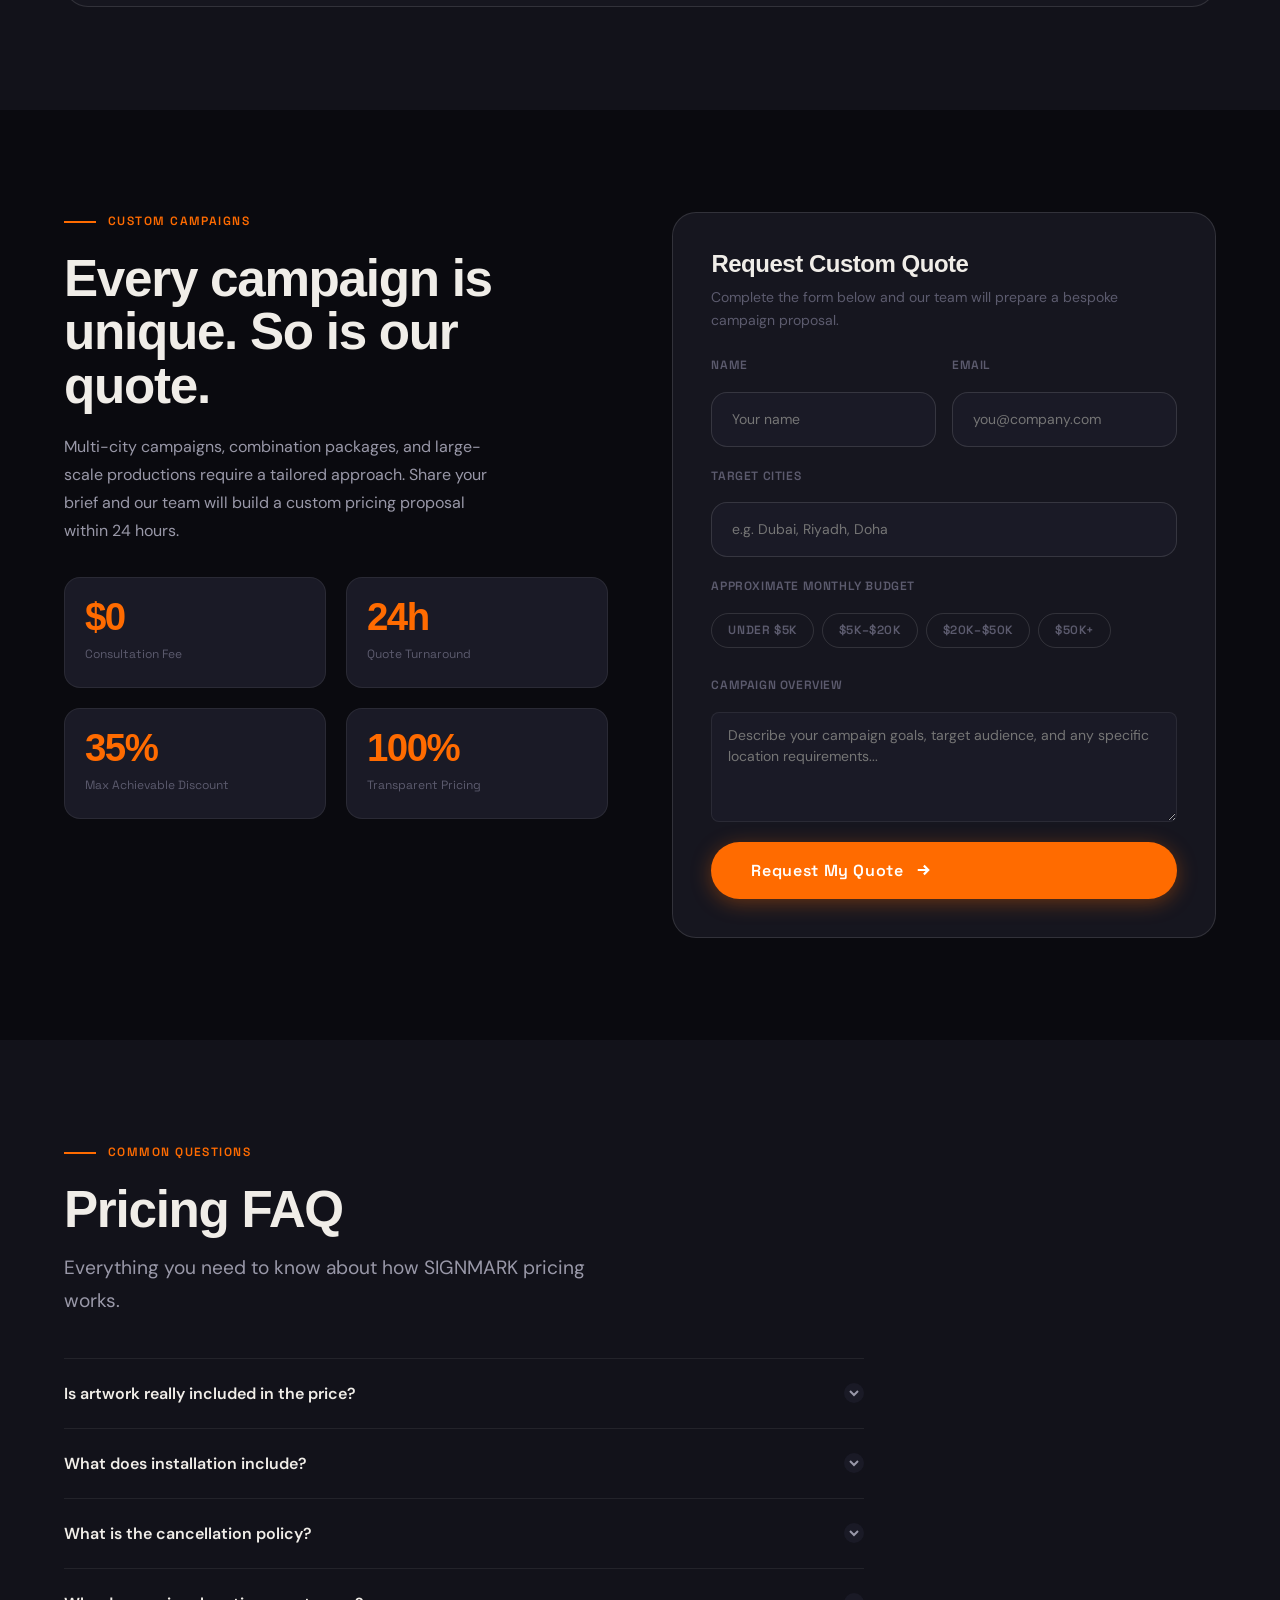
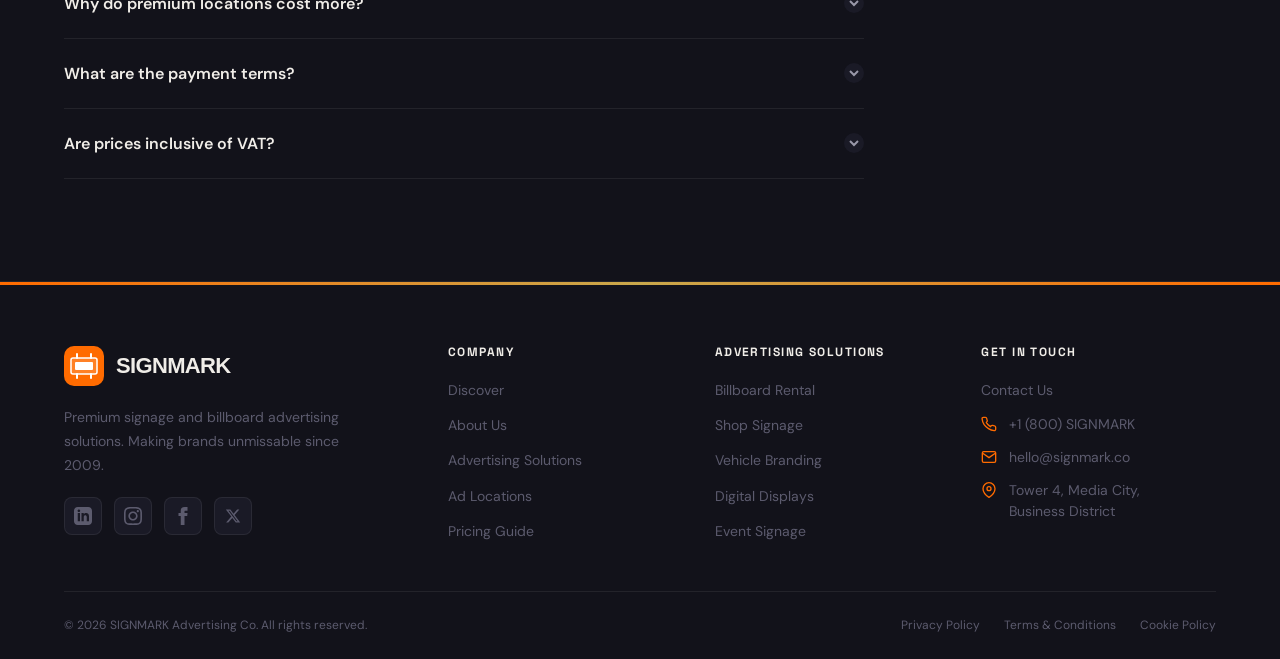
<file: pricing.html>
<!DOCTYPE html>
<html lang="en" dir="ltr" data-theme="dark">
<head>
  <meta charset="UTF-8" />
  <meta name="viewport" content="width=device-width, initial-scale=1.0" />
  <title>Pricing Guide — SIGNMARK Advertising</title>
  <meta name="description" content="Transparent outdoor advertising pricing for billboards, shop signage, vehicle branding, and digital displays. Volume discounts available." />
  <link rel="preconnect" href="https://fonts.googleapis.com" />
  <link rel="preconnect" href="https://fonts.gstatic.com" crossorigin />
  <link rel="stylesheet" href="css/variables.css" />
  <link rel="stylesheet" href="css/global.css" />
  <link rel="stylesheet" href="css/header.css" />
  <link rel="stylesheet" href="css/footer.css" />
  <link rel="stylesheet" href="css/pages.css" />
  <link rel="icon" type="image/svg+xml" href="favicon.svg" />
</head>
<body>

  <header class="site-header" id="siteHeader">
    <div class="header-inner">
      <a href="index.html" class="header-logo">
        <svg class="logo-mark" viewBox="0 0 40 40" fill="none" xmlns="http://www.w3.org/2000/svg">
          <rect width="40" height="40" rx="10" fill="#FF6B00"/>
          <rect x="7" y="12" width="26" height="16" rx="2" fill="white" opacity="0.15"/>
          <rect x="7" y="12" width="26" height="16" rx="2" stroke="white" stroke-width="1.5"/>
          <line x1="13" y1="8" x2="13" y2="12" stroke="white" stroke-width="2" stroke-linecap="round"/>
          <line x1="27" y1="8" x2="27" y2="12" stroke="white" stroke-width="2" stroke-linecap="round"/>
          <line x1="13" y1="28" x2="13" y2="32" stroke="white" stroke-width="2" stroke-linecap="round"/>
          <line x1="27" y1="28" x2="27" y2="32" stroke="white" stroke-width="2" stroke-linecap="round"/>
          <rect x="11" y="16" width="18" height="8" rx="1" fill="white"/>
        </svg>
        <div class="logo-wordmark">
          <span class="logo-name">SIGNMARK</span>
          
        </div></a>
      <nav class="header-nav">
        <ul class="nav-list">
          <li class="nav-item"><a href="index.html" class="nav-link" aria-haspopup="true">Discover<svg class="nav-arrow" viewBox="0 0 12 12"><polyline points="2 4 6 8 10 4"/></svg></a><div class="nav-dropdown"><div class="dropdown-header"><span>Choose Layout</span></div><a href="index.html" class="dropdown-item"><span class="item-icon"><svg viewBox="0 0 24 24" fill="none" stroke="currentColor" stroke-width="2" stroke-linecap="round" stroke-linejoin="round" width="18" height="18"><polygon points="23 7 16 12 23 17 23 7"></polygon><rect x="1" y="5" width="15" height="14" rx="2" ry="2"></rect></svg></span><span class="item-text"><span class="item-label">Home 1</span><span class="item-desc">Cinematic dark</span></span></a><a href="home2.html" class="dropdown-item"><span class="item-icon"><svg viewBox="0 0 24 24" fill="none" stroke="currentColor" stroke-width="2" stroke-linecap="round" stroke-linejoin="round" width="18" height="18"><path d="M4 22h16a2 2 0 0 0 2-2V4a2 2 0 0 0-2-2H8a2 2 0 0 0-2 2v16a2 2 0 0 1-2 2Zm0 0a2 2 0 0 1-2-2v-9c0-1.1.9-2 2-2h2"></path><path d="M18 14h-8"></path><path d="M15 18h-5"></path><path d="M10 6h8v4h-8V6Z"></path></svg></span><span class="item-text"><span class="item-label">Home 2</span><span class="item-desc">Editorial style</span></span></a></div></li>
          <li class="nav-item"><a href="about.html" class="nav-link">Our Agency</a></li>
          <li class="nav-item"><a href="services.html" class="nav-link">Advertising Solutions</a></li>
          <li class="nav-item"><a href="locations.html" class="nav-link">Our Billboards</a></li>
          <li class="nav-item"><a href="pricing.html" class="nav-link active">Rates & Packages</a></li>
          <li class="nav-item"><a href="contact.html" class="nav-link">Get a Quote</a></li>
        </ul>
      </nav>
      <div class="header-controls">
        <button class="rtl-toggle" id="rtlToggle">
          <span id="rtlLabel">LTR</span>
        </button>
        <button class="theme-toggle" id="themeToggle"><svg class="icon-sun" viewBox="0 0 20 20" style="width:16px;height:16px;stroke:currentColor;fill:none;stroke-width:2;"><circle cx="10" cy="10" r="4"/><line x1="10" y1="2" x2="10" y2="4" stroke-linecap="round"/><line x1="10" y1="16" x2="10" y2="18" stroke-linecap="round"/><line x1="2" y1="10" x2="4" y2="10" stroke-linecap="round"/><line x1="16" y1="10" x2="18" y2="10" stroke-linecap="round"/><line x1="4.22" y1="4.22" x2="5.64" y2="5.64" stroke-linecap="round"/><line x1="14.36" y1="14.36" x2="15.78" y2="15.78" stroke-linecap="round"/><line x1="4.22" y1="15.78" x2="5.64" y2="14.36" stroke-linecap="round"/><line x1="14.36" y1="5.64" x2="15.78" y2="4.22" stroke-linecap="round"/></svg><svg class="icon-moon" viewBox="0 0 20 20" style="width:16px;height:16px;stroke:currentColor;fill:none;stroke-width:2;"><path d="M17.5 12A7.5 7.5 0 0 1 8 2.5a7.5 7.5 0 1 0 9.5 9.5z"/></svg></button>
        <a href="contact.html" class="btn btn-primary btn-sm header-cta">Get a Quote</a>
        <button class="mobile-menu-toggle" id="mobileMenuToggle" aria-expanded="false"><span></span><span></span><span></span></button>
      </div>
    </div>
  </header>

  <nav class="mobile-nav" id="mobileNav">
    <ul class="mobile-nav-list">
      <li><button class="mobile-nav-link" data-sub-toggle="mobileHomeSubP" style="width:100%;background:none;border:none;text-align:left;cursor:pointer;font-size:var(--text-base)">Discover<svg class="nav-arrow" viewBox="0 0 12 12" style="width:14px;height:14px;stroke:currentColor;fill:none;stroke-width:2;"><polyline points="2 4 6 8 10 4"/></svg></button><div class="mobile-sub-menu" id="mobileHomeSubP"><a href="index.html" class="mobile-sub-link">Home 1</a><a href="home2.html" class="mobile-sub-link">Home 2</a></div></li>
      <li><a href="about.html" class="mobile-nav-link">Our Agency</a></li>
      <li><a href="services.html" class="mobile-nav-link">Advertising Solutions</a></li>
      <li><a href="locations.html" class="mobile-nav-link">Our Billboards</a></li>
      <li><a href="pricing.html" class="mobile-nav-link">Rates & Packages</a></li>
      <li><a href="contact.html" class="mobile-nav-link">Get a Quote</a></li>
    </ul>
    <div class="mobile-controls"><button class="rtl-toggle" onclick="document.getElementById('rtlToggle').click()">
          <span id="rtlLabel">LTR</span>
        </button><a href="contact.html" class="btn btn-primary btn-sm" style="flex:1;">Get a Quote</a></div>
  </nav>

  <!-- HERO -->
  <section class="page-hero" aria-labelledby="pricingHeroTitle">
    <div class="page-hero-bg" aria-hidden="true" style="background-image: linear-gradient(rgba(10, 10, 10, 0.7), rgba(10, 10, 10, 0.9)), url('assets/pricing_hero.png'); background-size: cover; background-position: center; opacity: 0.6;"></div>
    <div class="container">
      <div class="page-hero-content">
        <nav class="page-hero-breadcrumb"><a href="index.html">Discover</a><svg viewBox="0 0 12 12"><polyline points="3 2 9 6 3 10"/></svg><span>Rates & Packages</span></nav>
        <div class="section-label reveal"><span class="label-ui text-primary">Transparent Pricing</span></div>
        <h1 id="pricingHeroTitle" class="page-hero-title reveal">Advertising that<br>works for every <span class="accent-word">budget.</span></h1>
        <p class="page-hero-desc reveal reveal-delay-2">Starting prices by medium and duration. All prices include artwork, production and installation. Custom quotes available within 24 hours.</p>
      </div>
    </div>
  </section>

  <!-- ═══ SECTION 1: Medium Pricing Cards ═══ -->
  <section class="pricing-intro section" aria-labelledby="mediumHeading" style="background:var(--bg-surface);">
    <div class="container">
      <div class="section-label reveal"><span class="label-ui text-primary">By Medium</span></div>
      <h2 id="mediumHeading" class="heading-xl reveal" style="margin-bottom:var(--space-4);">Choose your format</h2>
      <p class="lead reveal reveal-delay-2" style="max-width:540px;margin-bottom:0;">Starting rates for each advertising medium. Prices vary by location grade, duration, and demand.</p>

      <div class="pricing-tiers" data-stagger>
        <article class="pricing-tier-card featured" id="priceCardBillboard">
          <div class="tier-badge">Most Popular</div>
          <div class="tier-header">
            <div class="pm-icon" style="margin-bottom:8px; display:inline-block;"><svg viewBox="0 0 24 24" fill="none" stroke="currentColor" stroke-width="1.5" stroke-linecap="round" stroke-linejoin="round" width="32" height="32"><rect x="2" y="4" width="20" height="12" rx="2"/><path d="M8 16v4"/><path d="M16 16v4"/><path d="M6 20h12"/></svg></div>
            <h3>Highway Billboard</h3>
            <p>High-impact static/digital</p>
          </div>
          <div class="tier-price">
            <span class="currency">$</span>
            <span class="amount">2,400</span>
            <span class="period">/ week</span>
          </div>
          <ul class="tier-rates">
            <li><span>Display</span><span>Static / Digital</span></li>
            <li><span>Included</span><span>Art & Install</span></li>
            <li><span>Minimum</span><span>1 Week</span></li>
            <li><span>Proof</span><span>Guaranteed</span></li>
          </ul>
          <a href="contact.html" class="btn btn-primary btn-full" id="priceBillboardBtn">Get Quote</a>
        </article>

        <article class="pricing-tier-card" id="priceCardDigital">
          <div class="tier-header">
            <div class="pm-icon" style="margin-bottom:8px; display:inline-block;"><svg viewBox="0 0 24 24" fill="none" stroke="currentColor" stroke-width="1.5" stroke-linecap="round" stroke-linejoin="round" width="32" height="32"><rect x="2" y="7" width="20" height="10" rx="2"/><path d="M12 17v4"/><path d="M8 21h8"/><path d="M16 3l-4 4-4-4"/></svg></div>
            <h3>Digital Screen</h3>
            <p>Dynamic city displays</p>
          </div>
          <div class="tier-price">
            <span class="currency">$</span>
            <span class="amount">180</span>
            <span class="period">/ day</span>
          </div>
          <ul class="tier-rates">
            <li><span>Booking</span><span>Hourly Slots</span></li>
            <li><span>Content</span><span>Dynamic</span></li>
            <li><span>Updates</span><span>Remote</span></li>
            <li><span>Rotation</span><span>Multiple Ads</span></li>
          </ul>
          <a href="contact.html" class="btn btn-outline btn-full" id="priceDigitalBtn">Get Quote</a>
        </article>

        <article class="pricing-tier-card" id="priceCardShop">
          <div class="tier-header">
            <div class="pm-icon" style="margin-bottom:8px; display:inline-block;"><svg viewBox="0 0 24 24" fill="none" stroke="currentColor" stroke-width="1.5" stroke-linecap="round" stroke-linejoin="round" width="32" height="32"><path d="M3 9l9-7 9 7v11a2 2 0 0 1-2 2H5a2 2 0 0 1-2-2z"/><polyline points="9 22 9 12 15 12 15 22"/></svg></div>
            <h3>Shop Signage</h3>
            <p>Retail & commercial</p>
          </div>
          <div class="tier-price">
            <span class="currency">$</span>
            <span class="amount">850</span>
            <span class="period">/ sign</span>
          </div>
          <ul class="tier-rates">
            <li><span>Design</span><span>Included</span></li>
            <li><span>Options</span><span>LED / Neon</span></li>
            <li><span>Warranty</span><span>5 Years</span></li>
            <li><span>Install</span><span>Professional</span></li>
          </ul>
          <a href="contact.html" class="btn btn-outline btn-full" id="priceShopBtn">Get Quote</a>
        </article>

        <article class="pricing-tier-card" id="priceCardVehicle">
          <div class="tier-header">
            <div class="pm-icon" style="margin-bottom:8px; display:inline-block;"><svg viewBox="0 0 24 24" fill="none" stroke="currentColor" stroke-width="1.5" stroke-linecap="round" stroke-linejoin="round" width="32" height="32"><rect x="1" y="8" width="16" height="12" rx="2"/><path d="M17 10h4l1 4v6h-5"/><circle cx="5" cy="20" r="2"/><circle cx="15" cy="20" r="2"/></svg></div>
            <h3>Vehicle Wrap</h3>
            <p>Mobile advertising</p>
          </div>
          <div class="tier-price">
            <span class="currency">$</span>
            <span class="amount">650</span>
            <span class="period">/ wrap</span>
          </div>
          <ul class="tier-rates">
            <li><span>Coverage</span><span>Partial / Full</span></li>
            <li><span>Material</span><span>Premium UV</span></li>
            <li><span>Discount</span><span>3+ Fleet</span></li>
            <li><span>Included</span><span>Art & Install</span></li>
          </ul>
          <a href="contact.html" class="btn btn-outline btn-full" id="priceVehicleBtn">Get Quote</a>
        </article>
      </div>
    </div>
  </section>

  <!-- ═══ SECTION 2: Billboard Rate Matrix ═══ -->
  <section class="pricing-matrix section" aria-labelledby="matrixHeading">
    <div class="container">
      <div class="section-label reveal"><span class="label-ui text-primary">Billboard Rate Matrix</span></div>
      <h2 id="matrixHeading" class="heading-xl reveal" style="margin-bottom:var(--space-4);">Billboard rates by<br>size × duration</h2>
      <p class="lead reveal reveal-delay-2" style="max-width:520px;margin-bottom:0;">Rates are approximate weekly starting prices in USD. Premium locations carry a 20–40% surcharge. All rates include design and installation.</p>

      <div class="pricing-tiers" data-stagger style="margin-top:var(--space-10);">
        <!-- Small -->
        <div class="pricing-tier-card">
          <div class="tier-header">
            <h3>Small</h3>
            <p>16×8 ft</p>
          </div>
          <div class="tier-price">
            <span class="currency">$</span>
            <span class="amount">2,400</span>
            <span class="period">/ 1 wk</span>
          </div>
          <ul class="tier-rates">
            <li><span>2 Weeks</span><span>$4,200</span></li>
            <li><span>1 Month</span><span>$7,800</span></li>
            <li><span>3 Months</span><span>$20k</span></li>
            <li><span>6 Months</span><span>$36k</span></li>
            <li><span>12 Months</span><span>$65k</span></li>
          </ul>
          <a href="contact.html?size=small" class="btn btn-outline btn-full">Enquire Now</a>
        </div>
        
        <!-- Standard -->
        <div class="pricing-tier-card featured">
          <div class="tier-badge">Most Popular</div>
          <div class="tier-header">
            <h3>Standard</h3>
            <p>24×12 ft</p>
          </div>
          <div class="tier-price">
            <span class="currency">$</span>
            <span class="amount">4,500</span>
            <span class="period">/ 1 wk</span>
          </div>
          <ul class="tier-rates">
            <li><span>2 Weeks</span><span>$8,000</span></li>
            <li><span>1 Month</span><span>$14,500</span></li>
            <li><span>3 Months</span><span>$38k</span></li>
            <li><span>6 Months</span><span>$68k</span></li>
            <li><span>12 Months</span><span>$120k</span></li>
          </ul>
          <a href="contact.html?size=standard" class="btn btn-primary btn-full">Enquire Now</a>
        </div>

        <!-- Large -->
        <div class="pricing-tier-card">
          <div class="tier-header">
            <h3>Large</h3>
            <p>48×14 ft</p>
          </div>
          <div class="tier-price">
            <span class="currency">$</span>
            <span class="amount">9,000</span>
            <span class="period">/ 1 wk</span>
          </div>
          <ul class="tier-rates">
            <li><span>2 Weeks</span><span>$16,000</span></li>
            <li><span>1 Month</span><span>$28,000</span></li>
            <li><span>3 Months</span><span>$72k</span></li>
            <li><span>6 Months</span><span>$130k</span></li>
            <li><span>12 Months</span><span>$240k</span></li>
          </ul>
          <a href="contact.html?size=large" class="btn btn-outline btn-full">Enquire Now</a>
        </div>

        <!-- Supersite -->
        <div class="pricing-tier-card premium">
          <div class="tier-header">
            <h3>Supersite</h3>
            <p>96×32 ft</p>
          </div>
          <div class="tier-price">
            <span class="currency">$</span>
            <span class="amount">22,000</span>
            <span class="period">/ 1 wk</span>
          </div>
          <ul class="tier-rates">
            <li><span>2 Weeks</span><span>$40,000</span></li>
            <li><span>1 Month</span><span>$70,000</span></li>
            <li><span>3 Months</span><span>$180k</span></li>
            <li><span>6 Months</span><span>$320k</span></li>
            <li><span>12 Months</span><span>$580k</span></li>
          </ul>
          <a href="contact.html?size=supersite" class="btn btn-outline btn-full">Enquire Now</a>
        </div>
      </div>
      <p style="text-align:center; color:var(--txt-muted); font-size:var(--text-sm); margin-top:var(--space-6);"><svg width="16" height="16" viewBox="0 0 24 24" fill="none" stroke="currentColor" stroke-width="2" stroke-linecap="round" stroke-linejoin="round" style="vertical-align:-3px; margin-right:6px; color:var(--clr-primary);"><path d="M15 14c.2-1 .7-1.7 1.5-2.5 1-.9 1.5-2.2 1.5-3.5A6 6 0 0 0 6 8c0 1 .2 2.2 1.5 3.5.7.9 1.2 1.5 1.5 2.5"></path><path d="M9 18h6"></path><path d="M10 22h4"></path></svg>Volume discounts available for multi-location and multi-month campaigns.</p>
    </div>
  </section>

  <!-- ═══ SECTION 3: What's Included ═══ -->
  <section class="pricing-included section" aria-labelledby="includedHeading">
    <div class="container">
      <div class="section-label reveal"><span class="label-ui text-primary">No Hidden Costs</span></div>
      <h2 id="includedHeading" class="heading-xl reveal" style="margin-bottom:var(--space-4);">Everything included<br>in every package</h2>
      <p class="lead reveal reveal-delay-2" style="max-width:520px;margin-bottom:0;">What you see in the quote is what you pay. All our packages are end-to-end with zero surprise charges.</p>

      <div class="included-grid" data-stagger>
        <article class="included-card" id="includedDesign">
          <div class="included-card-icon"><svg viewBox="0 0 24 24" fill="none" stroke="currentColor" stroke-width="1.5" stroke-linecap="round" stroke-linejoin="round" width="1em" height="1em"><path d="M12 19l7-7 3 3-7 7-3-3z"/><path d="M18 13l-1.5-7.5L2 2l3.5 14.5L13 18l5-5z"/><path d="M2 2l7.586 7.586"/><circle cx="11" cy="11" r="2"/></svg></div>
          <h4>Artwork & Design</h4>
          <p>Professional campaign artwork created by our design team. Or we can adapt artwork supplied by your agency.</p>
          <div class="included-items">
            <div class="included-item"><svg viewBox="0 0 12 12"><polyline points="1 6 4 9 11 2"/></svg> 2 design concept rounds</div>
            <div class="included-item"><svg viewBox="0 0 12 12"><polyline points="1 6 4 9 11 2"/></svg> Print-ready files included</div>
            <div class="included-item"><svg viewBox="0 0 12 12"><polyline points="1 6 4 9 11 2"/></svg> Brand guidelines respected</div>
          </div>
        </article>
        <article class="included-card" id="includedPrint">
          <div class="included-card-icon"><svg viewBox="0 0 24 24" fill="none" stroke="currentColor" stroke-width="1.5" stroke-linecap="round" stroke-linejoin="round" width="1em" height="1em"><polyline points="6 9 6 2 18 2 18 9"/><path d="M6 18H4a2 2 0 0 1-2-2v-5a2 2 0 0 1 2-2h16a2 2 0 0 1 2 2v5a2 2 0 0 1-2 2h-2"/><rect x="6" y="14" width="12" height="8"/></svg></div>
          <h4>High-Quality Printing</h4>
          <p>Premium UV-resistant inks on purpose-built billboard substrates. Colour-accurate and weather-proof.</p>
          <div class="included-items">
            <div class="included-item"><svg viewBox="0 0 12 12"><polyline points="1 6 4 9 11 2"/></svg> UV-resistant materials</div>
            <div class="included-item"><svg viewBox="0 0 12 12"><polyline points="1 6 4 9 11 2"/></svg> Colour-accurate printing</div>
            <div class="included-item"><svg viewBox="0 0 12 12"><polyline points="1 6 4 9 11 2"/></svg> Laminated finish standard</div>
          </div>
        </article>
        <article class="included-card" id="includedInstall">
          <div class="included-card-icon"><svg viewBox="0 0 24 24" fill="none" stroke="currentColor" stroke-width="1.5" stroke-linecap="round" stroke-linejoin="round" width="1em" height="1em"><path d="M14.7 6.3a1 1 0 0 0 0 1.4l1.6 1.6a1 1 0 0 0 1.4 0l3.77-3.77a6 6 0 0 1-7.94 7.94l-6.91 6.91a2.12 2.12 0 0 1-3-3l6.91-6.91a6 6 0 0 1 7.94-7.94l-3.76 3.76z"/></svg></div>
          <h4>Professional Installation</h4>
          <p>Certified installation teams working to health and safety standards. All fixings and hardware supplied.</p>
          <div class="included-items">
            <div class="included-item"><svg viewBox="0 0 12 12"><polyline points="1 6 4 9 11 2"/></svg> Safety-certified team</div>
            <div class="included-item"><svg viewBox="0 0 12 12"><polyline points="1 6 4 9 11 2"/></svg> All fixings &amp; hardware</div>
            <div class="included-item"><svg viewBox="0 0 12 12"><polyline points="1 6 4 9 11 2"/></svg> Night installation available</div>
          </div>
        </article>
        <article class="included-card" id="includedProof">
          <div class="included-card-icon"><svg viewBox="0 0 24 24" fill="none" stroke="currentColor" stroke-width="1.5" stroke-linecap="round" stroke-linejoin="round" width="1em" height="1em"><path d="M23 19a2 2 0 0 1-2 2H3a2 2 0 0 1-2-2V8a2 2 0 0 1 2-2h4l2-3h6l2 3h4a2 2 0 0 1 2 2z"/><circle cx="12" cy="13" r="4"/></svg></div>
          <h4>Photo Proof of Display</h4>
          <p>Professional installation photography sent within 24 hours of display going live. GPS-tagged for accuracy.</p>
          <div class="included-items">
            <div class="included-item"><svg viewBox="0 0 12 12"><polyline points="1 6 4 9 11 2"/></svg> GPS-tagged photography</div>
            <div class="included-item"><svg viewBox="0 0 12 12"><polyline points="1 6 4 9 11 2"/></svg> Multiple angles captured</div>
            <div class="included-item"><svg viewBox="0 0 12 12"><polyline points="1 6 4 9 11 2"/></svg> Delivered within 24 hours</div>
          </div>
        </article>
        <article class="included-card" id="includedMonitoring">
          <div class="included-card-icon"><svg viewBox="0 0 24 24" fill="none" stroke="currentColor" stroke-width="1.5" stroke-linecap="round" stroke-linejoin="round" width="1em" height="1em"><polyline points="22 12 18 12 15 21 9 3 6 12 2 12"/></svg></div>
          <h4>Campaign Monitoring</h4>
          <p>Regular site inspections during your campaign flight. Immediate replacement if any damage or deterioration is found.</p>
          <div class="included-items">
            <div class="included-item"><svg viewBox="0 0 12 12"><polyline points="1 6 4 9 11 2"/></svg> Weekly site inspections</div>
            <div class="included-item"><svg viewBox="0 0 12 12"><polyline points="1 6 4 9 11 2"/></svg> Immediate damage reporting</div>
            <div class="included-item"><svg viewBox="0 0 12 12"><polyline points="1 6 4 9 11 2"/></svg> Free replacement if fault</div>
          </div>
        </article>
        <article class="included-card" id="includedReport">
          <div class="included-card-icon"><svg viewBox="0 0 24 24" fill="none" stroke="currentColor" stroke-width="1.5" stroke-linecap="round" stroke-linejoin="round" width="1em" height="1em"><path d="M16 4h2a2 2 0 0 1 2 2v14a2 2 0 0 1-2 2H6a2 2 0 0 1-2-2V6a2 2 0 0 1 2-2h2"/><rect x="8" y="2" width="8" height="4" rx="1" ry="1"/></svg></div>
          <h4>Campaign Report</h4>
          <p>End-of-campaign performance summary with impression estimates, site photos, and recommendations for future campaigns.</p>
          <div class="included-items">
            <div class="included-item"><svg viewBox="0 0 12 12"><polyline points="1 6 4 9 11 2"/></svg> Impression count estimate</div>
            <div class="included-item"><svg viewBox="0 0 12 12"><polyline points="1 6 4 9 11 2"/></svg> Full site photo library</div>
            <div class="included-item"><svg viewBox="0 0 12 12"><polyline points="1 6 4 9 11 2"/></svg> Future campaign advice</div>
          </div>
        </article>
      </div>
    </div>
  </section>

  <!-- ═══ SECTION 4: Volume Discount Table ═══ -->
  <section class="pricing-volume section" aria-labelledby="volumeHeading" style="background:var(--bg-surface);">
    <div class="container">
      <div class="section-label reveal"><span class="label-ui text-primary">Save More at Scale</span></div>
      <h2 id="volumeHeading" class="heading-xl reveal" style="margin-bottom:var(--space-4);">Volume &amp; duration<br>discount structure</h2>
      <p class="lead reveal reveal-delay-2" style="max-width:520px;margin-bottom:0;">The more locations you book, and the longer you run, the more you save. Discounts apply automatically.</p>

      <div class="discount-grid" data-stagger style="margin-top:var(--space-10);">
        <div class="discount-row">
          <div class="dr-title">1 Week</div>
          <div class="dr-tiers">
            <div class="dr-tier"><span>1 Location</span><strong>Standard</strong></div>
            <div class="dr-tier"><span>3–5 Locs</span><strong class="text-primary">-5%</strong></div>
            <div class="dr-tier"><span>6–10 Locs</span><strong class="text-primary">-8%</strong></div>
            <div class="dr-tier"><span>11–20 Locs</span><strong class="text-primary">-12%</strong></div>
            <div class="dr-tier"><span>20+ Locs</span><strong class="text-primary">-18%</strong></div>
          </div>
        </div>
        <div class="discount-row">
          <div class="dr-title">1 Month</div>
          <div class="dr-tiers">
            <div class="dr-tier"><span>1 Location</span><strong class="text-primary">-5%</strong></div>
            <div class="dr-tier"><span>3–5 Locs</span><strong class="text-primary">-10%</strong></div>
            <div class="dr-tier"><span>6–10 Locs</span><strong class="text-primary">-15%</strong></div>
            <div class="dr-tier"><span>11–20 Locs</span><strong class="text-primary">-20%</strong></div>
            <div class="dr-tier"><span>20+ Locs</span><strong class="text-primary">-25%</strong></div>
          </div>
        </div>
        <div class="discount-row">
          <div class="dr-title">3 Months</div>
          <div class="dr-tiers">
            <div class="dr-tier"><span>1 Location</span><strong class="text-primary">-8%</strong></div>
            <div class="dr-tier"><span>3–5 Locs</span><strong class="text-primary">-13%</strong></div>
            <div class="dr-tier"><span>6–10 Locs</span><strong class="text-primary">-18%</strong></div>
            <div class="dr-tier"><span>11–20 Locs</span><strong class="text-primary">-25%</strong></div>
            <div class="dr-tier"><span>20+ Locs</span><strong class="text-primary">-30%</strong></div>
          </div>
        </div>
        <div class="discount-row">
          <div class="dr-title">6+ Months</div>
          <div class="dr-tiers">
            <div class="dr-tier"><span>1 Location</span><strong class="text-primary">-12%</strong></div>
            <div class="dr-tier"><span>3–5 Locs</span><strong class="text-primary">-18%</strong></div>
            <div class="dr-tier"><span>6–10 Locs</span><strong class="text-primary">-22%</strong></div>
            <div class="dr-tier"><span>11–20 Locs</span><strong class="text-primary">-28%</strong></div>
            <div class="dr-tier"><span>20+ Locs</span><strong class="text-accent">-35%</strong></div>
          </div>
        </div>
      </div>
    </div>
  </section>

  <!-- ═══ SECTION 5: Custom Quote Form ═══ -->
  <section class="pricing-custom section" aria-labelledby="customQuoteHeading">
    <div class="container">
      <div class="pricing-custom-inner">
        <div class="reveal-left">
          <div class="section-label"><span class="label-ui text-primary">Custom Campaigns</span></div>
          <h2 id="customQuoteHeading" class="heading-xl" style="margin-bottom:var(--space-5);">Every campaign is<br>unique. So is our quote.</h2>
          <p style="color:var(--txt-secondary);line-height:1.75;max-width:440px;margin-bottom:var(--space-5);">Multi-city campaigns, combination packages, and large-scale productions require a tailored approach. Share your brief and our team will build a custom pricing proposal within 24 hours.</p>

          <div class="pricing-custom-highlights">
            <div class="custom-highlight"><strong>$0</strong><span>Consultation Fee</span></div>
            <div class="custom-highlight"><strong>24h</strong><span>Quote Turnaround</span></div>
            <div class="custom-highlight"><strong>35%</strong><span>Max Achievable Discount</span></div>
            <div class="custom-highlight"><strong>100%</strong><span>Transparent Pricing</span></div>
          </div>
        </div>

        <div class="reveal-right">
          <div style="background:var(--bg-card);border:1px solid var(--border-medium);border-radius:var(--radius-xl);padding:clamp(1.5rem,3vw,2.5rem);">
            <h3 style="font-size:var(--text-xl);font-weight:700;margin-bottom:var(--space-2);">Request Custom Quote</h3>
            <p style="font-size:var(--text-sm);color:var(--txt-muted);margin-bottom:var(--space-6);">Complete the form below and our team will prepare a bespoke campaign proposal.</p>
            <form id="customQuoteForm" class="campaign-form" novalidate>
              <div class="form-row">
                <div class="form-group"><label for="cqName">Name</label><input type="text" id="cqName" name="name" placeholder="Your name" required /></div>
                <div class="form-group"><label for="cqEmail">Email</label><input type="email" id="cqEmail" name="email" placeholder="you@company.com" required /></div>
              </div>
              <div class="form-group">
                <label for="cqCities">Target Cities</label>
                <input type="text" id="cqCities" name="cities" placeholder="e.g. Dubai, Riyadh, Doha" />
              </div>
              <div class="form-group">
                <label>Approximate Monthly Budget</label>
                <div class="budget-options">
                  <input type="radio" class="budget-option" id="b1" name="budget" value="under5k" /><label class="budget-label" for="b1">Under $5K</label>
                  <input type="radio" class="budget-option" id="b2" name="budget" value="5-20k" /><label class="budget-label" for="b2">$5K–$20K</label>
                  <input type="radio" class="budget-option" id="b3" name="budget" value="20-50k" /><label class="budget-label" for="b3">$20K–$50K</label>
                  <input type="radio" class="budget-option" id="b4" name="budget" value="over50k" /><label class="budget-label" for="b4">$50K+</label>
                </div>
              </div>
              <div class="form-group">
                <label for="cqMessage">Campaign Overview</label>
                <textarea id="cqMessage" name="message" rows="4" placeholder="Describe your campaign goals, target audience, and any specific location requirements..."></textarea>
              </div>
              <button type="submit" class="btn btn-primary btn-lg" id="customQuoteSubmit">
                Request My Quote
                <svg viewBox="0 0 16 16" style="width:14px;height:14px;stroke:currentColor;fill:none;stroke-width:2.5;"><line x1="2" y1="8" x2="14" y2="8"/><polyline points="9 3 14 8 9 13"/></svg>
              </button>
            </form>
          </div>
        </div>
      </div>
    </div>
  </section>

  <!-- ═══ SECTION 6: FAQ ═══ -->
  <section class="section" aria-labelledby="pricingFaqHeading" style="background:var(--bg-surface);">
    <div class="container">
      <div class="section-label reveal"><span class="label-ui text-primary">Common Questions</span></div>
      <h2 id="pricingFaqHeading" class="heading-xl reveal" style="margin-bottom:var(--space-4);">Pricing FAQ</h2>
      <p class="lead reveal reveal-delay-2" style="max-width:540px;margin-bottom:0;">Everything you need to know about how SIGNMARK pricing works.</p>

      <div class="faq-list reveal" style="max-width:800px;margin-top:var(--space-10);">
        <div class="faq-item" id="faqArtwork">
          <button class="faq-toggle" aria-expanded="false">
            <span>Is artwork really included in the price?</span>
            <span class="faq-chevron"><svg viewBox="0 0 12 12"><polyline points="2 4 6 8 10 4"/></svg></span>
          </button>
          <div class="faq-body"><p>Yes — every billboard rental package includes artwork design, production, and printing. Our design team will create campaign-ready artwork based on your brand guidelines and brief, at no additional charge. If you have agency-created artwork, we can use that too.</p></div>
        </div>
        <div class="faq-item" id="faqInstall">
          <button class="faq-toggle" aria-expanded="false">
            <span>What does installation include?</span>
            <span class="faq-chevron"><svg viewBox="0 0 12 12"><polyline points="2 4 6 8 10 4"/></svg></span>
          </button>
          <div class="faq-body"><p>Installation includes professional fitting by our certified team, all hardware and fixings, and removal at the end of the campaign period. Photo proof of installation is sent within 24 hours of display going live.</p></div>
        </div>
        <div class="faq-item" id="faqCancellation">
          <button class="faq-toggle" aria-expanded="false">
            <span>What is the cancellation policy?</span>
            <span class="faq-chevron"><svg viewBox="0 0 12 12"><polyline points="2 4 6 8 10 4"/></svg></span>
          </button>
          <div class="faq-body"><p>Campaigns can be cancelled up to 7 days before the start date for a full refund. Within 7 days, 50% of the campaign fee is retained. Once a campaign has gone live, refunds cannot be issued. We'll always work with you to reschedule rather than cancel.</p></div>
        </div>
        <div class="faq-item" id="faqPremium">
          <button class="faq-toggle" aria-expanded="false">
            <span>Why do premium locations cost more?</span>
            <span class="faq-chevron"><svg viewBox="0 0 12 12"><polyline points="2 4 6 8 10 4"/></svg></span>
          </button>
          <div class="faq-body"><p>Premium locations — high-traffic highways, city-centre landmarks, major shopping districts — deliver significantly higher impression counts and audience quality. The surcharge reflects higher daily exposure rates and the competitive demand for these specific spots.</p></div>
        </div>
        <div class="faq-item" id="faqPayment">
          <button class="faq-toggle" aria-expanded="false">
            <span>What are the payment terms?</span>
            <span class="faq-chevron"><svg viewBox="0 0 12 12"><polyline points="2 4 6 8 10 4"/></svg></span>
          </button>
          <div class="faq-body"><p>Short campaigns (under 1 month): 100% payment upfront before campaign launch. Campaigns of 1 month or longer: 50% deposit on signing, balance due 7 days before live date. Enterprise clients may qualify for 30-day invoice terms.</p></div>
        </div>
        <div class="faq-item" id="faqVAT">
          <button class="faq-toggle" aria-expanded="false">
            <span>Are prices inclusive of VAT?</span>
            <span class="faq-chevron"><svg viewBox="0 0 12 12"><polyline points="2 4 6 8 10 4"/></svg></span>
          </button>
          <div class="faq-body"><p>All prices on this page are shown exclusive of VAT. VAT will be applied at the applicable rate for the campaign location. Formal quotations will clearly show the VAT-inclusive total. We are VAT-registered in all operating jurisdictions.</p></div>
        </div>
      </div>
    </div>
  </section>

  <footer class="site-footer" role="contentinfo">
    <div class="footer-accent-bar"></div>
    <div class="container">
      <div class="footer-grid">

        <!-- Brand -->
        <div class="footer-brand">
          <a href="index.html" class="footer-logo" aria-label="SIGNMARK">
            <svg width="40" height="40" viewBox="0 0 40 40" fill="none" xmlns="http://www.w3.org/2000/svg">
              <rect width="40" height="40" rx="10" fill="#FF6B00"/>
              <rect x="7" y="12" width="26" height="16" rx="2" fill="white" opacity="0.15"/>
              <rect x="7" y="12" width="26" height="16" rx="2" stroke="white" stroke-width="1.5"/>
              <line x1="13" y1="8" x2="13" y2="12" stroke="white" stroke-width="2" stroke-linecap="round"/>
              <line x1="27" y1="8" x2="27" y2="12" stroke="white" stroke-width="2" stroke-linecap="round"/>
              <line x1="13" y1="28" x2="13" y2="32" stroke="white" stroke-width="2" stroke-linecap="round"/>
              <line x1="27" y1="28" x2="27" y2="32" stroke="white" stroke-width="2" stroke-linecap="round"/>
              <rect x="11" y="16" width="18" height="8" rx="1" fill="white"/>
            </svg>
            <span class="logo-name">SIGNMARK</span>
          </a>
          <p class="footer-tagline">Premium signage and billboard advertising solutions. Making brands unmissable since 2009.</p>
          <div class="footer-social">
            <!-- LinkedIn -->
            <a href="#" class="social-link" aria-label="LinkedIn">
              <svg viewBox="0 0 24 24" fill="currentColor" width="18" height="18"><path d="M19 0h-14c-2.761 0-5 2.239-5 5v14c0 2.761 2.239 5 5 5h14c2.762 0 5-2.239 5-5v-14c0-2.761-2.238-5-5-5zm-11 19h-3v-11h3v11zm-1.5-12.268c-.966 0-1.75-.79-1.75-1.764s.784-1.764 1.75-1.764 1.75.79 1.75 1.764-.783 1.764-1.75 1.764zm13.5 12.268h-3v-5.604c0-3.368-4-3.113-4 0v5.604h-3v-11h3v1.765c1.396-2.586 7-2.777 7 2.476v6.759z"/></svg>
            </a>
            <!-- Instagram -->
            <a href="#" class="social-link" aria-label="Instagram">
              <svg viewBox="0 0 24 24" fill="currentColor" width="18" height="18"><path d="M12 2.163c3.204 0 3.584.012 4.85.07 3.252.148 4.771 1.691 4.919 4.919.058 1.265.069 1.645.069 4.849 0 3.205-.012 3.584-.069 4.849-.149 3.225-1.664 4.771-4.919 4.919-1.266.058-1.644.07-4.85.07-3.204 0-3.584-.012-4.849-.07-3.26-.149-4.771-1.699-4.919-4.92-.058-1.265-.07-1.644-.07-4.849 0-3.204.013-3.583.07-4.849.149-3.227 1.664-4.771 4.919-4.919 1.266-.057 1.645-.069 4.849-.069zm0-2.163c-3.259 0-3.667.014-4.947.072-4.358.2-6.78 2.618-6.98 6.98-.059 1.281-.073 1.689-.073 4.948 0 3.259.014 3.668.072 4.948.2 4.358 2.618 6.78 6.98 6.98 1.281.058 1.689.072 4.948.072 3.259 0 3.668-.014 4.948-.072 4.354-.2 6.782-2.618 6.979-6.98.059-1.28.073-1.689.073-4.948 0-3.259-.014-3.667-.072-4.947-.196-4.354-2.617-6.78-6.979-6.98-1.281-.059-1.69-.073-4.949-.073zm0 5.838c-3.403 0-6.162 2.759-6.162 6.162s2.759 6.163 6.162 6.163 6.162-2.759 6.162-6.163c0-3.403-2.759-6.162-6.162-6.162zm0 10.162c-2.209 0-4-1.79-4-4 0-2.209 1.791-4 4-4s4 1.791 4 4c0 2.21-1.791 4-4 4zm6.406-11.845c-.796 0-1.441.645-1.441 1.44s.645 1.44 1.441 1.44c.795 0 1.439-.645 1.439-1.44s-.644-1.44-1.439-1.44z"/></svg>
            </a>
            <!-- Facebook -->
            <a href="#" class="social-link" aria-label="Facebook">
              <svg viewBox="0 0 24 24" fill="currentColor" width="18" height="18"><path d="M9 8h-3v4h3v12h5v-12h3.642l.358-4h-4v-1.667c0-.955.192-1.333 1.115-1.333h2.885v-5h-3.808c-3.596 0-5.192 1.583-5.192 4.615v3.385z"/></svg>
            </a>
            <!-- Twitter/X -->
            <a href="#" class="social-link" aria-label="X (Twitter)">
               <svg viewBox="0 0 24 24" fill="currentColor" width="16" height="16"><path d="M18.244 2.25h3.308l-7.227 8.26 8.502 11.24H16.17l-5.214-6.817L4.99 21.75H1.68l7.73-8.835L1.254 2.25H8.08l4.713 6.231zm-1.161 17.52h1.833L7.084 4.126H5.117z"/></svg>
            </a>
          </div>
        </div>

        <!-- Quick Links -->
        <div class="footer-col">
          <h4>Company</h4>
          <nav class="footer-links" aria-label="Footer company links">
            <a href="index.html" class="footer-link">Discover</a>
            <a href="about.html" class="footer-link">About Us</a>
            <a href="services.html" class="footer-link">Advertising Solutions</a>
            <a href="locations.html" class="footer-link">Ad Locations</a>
            <a href="pricing.html" class="footer-link">Pricing Guide</a>
          </nav>
        </div>

        <!-- Services -->
        <div class="footer-col">
          <h4>Advertising Solutions</h4>
          <nav class="footer-links" aria-label="Footer services links">
            <a href="services.html#billboard" class="footer-link">Billboard Rental</a>
            <a href="services.html#shop-signage" class="footer-link">Shop Signage</a>
            <a href="services.html#vehicle" class="footer-link">Vehicle Branding</a>
            <a href="services.html#digital" class="footer-link">Digital Displays</a>
            <a href="services.html#events" class="footer-link">Event Signage</a>
          </nav>
        </div>

        <!-- Contact -->
        <div class="footer-col">
          <h4>Get In Touch</h4>
          <div class="footer-links">
            <a href="contact.html" class="footer-link">Contact Us</a>
            <div class="footer-contact-item">
              <svg viewBox="0 0 24 24"><path d="M22 16.92v3a2 2 0 0 1-2.18 2 19.79 19.79 0 0 1-8.63-3.07A19.5 19.5 0 0 1 4.69 13a19.79 19.79 0 0 1-3.07-8.67A2 2 0 0 1 3.6 2h3a2 2 0 0 1 2 1.72 12.84 12.84 0 0 0 .7 2.81 2 2 0 0 1-.45 2.11L8.09 9.91a16 16 0 0 0 6 6l1.27-1.27a2 2 0 0 1 2.11-.45 12.84 12.84 0 0 0 2.81.7A2 2 0 0 1 22 16.92z"/></svg>
              <span>+1 (800) SIGNMARK</span>
            </div>
            <div class="footer-contact-item">
              <svg viewBox="0 0 24 24"><path d="M4 4h16c1.1 0 2 .9 2 2v12c0 1.1-.9 2-2 2H4c-1.1 0-2-.9-2-2V6c0-1.1.9-2 2-2z"/><polyline points="22,6 12,13 2,6"/></svg>
              <span>hello@signmark.co</span>
            </div>
            <div class="footer-contact-item">
              <svg viewBox="0 0 24 24"><path d="M21 10c0 7-9 13-9 13s-9-6-9-13a9 9 0 0 1 18 0z"/><circle cx="12" cy="10" r="3"/></svg>
              <span>Tower 4, Media City,<br>Business District</span>
            </div>
          </div>
        </div>
      </div>

      <!-- Bottom Bar -->
      <div class="footer-bottom">
        <p>© 2026 SIGNMARK Advertising Co. All rights reserved.</p>
        <nav class="footer-bottom-links" aria-label="Legal links">
          <a href="#" class="footer-bottom-link">Privacy Policy</a>
          <a href="#" class="footer-bottom-link">Terms & Conditions</a>
          <a href="#" class="footer-bottom-link">Cookie Policy</a>
        </nav>
      </div>
    </div>
  </footer>
  <script src="js/main.js"></script>
  <script src="js/animations.js"></script>
</body>
</html>
</file>
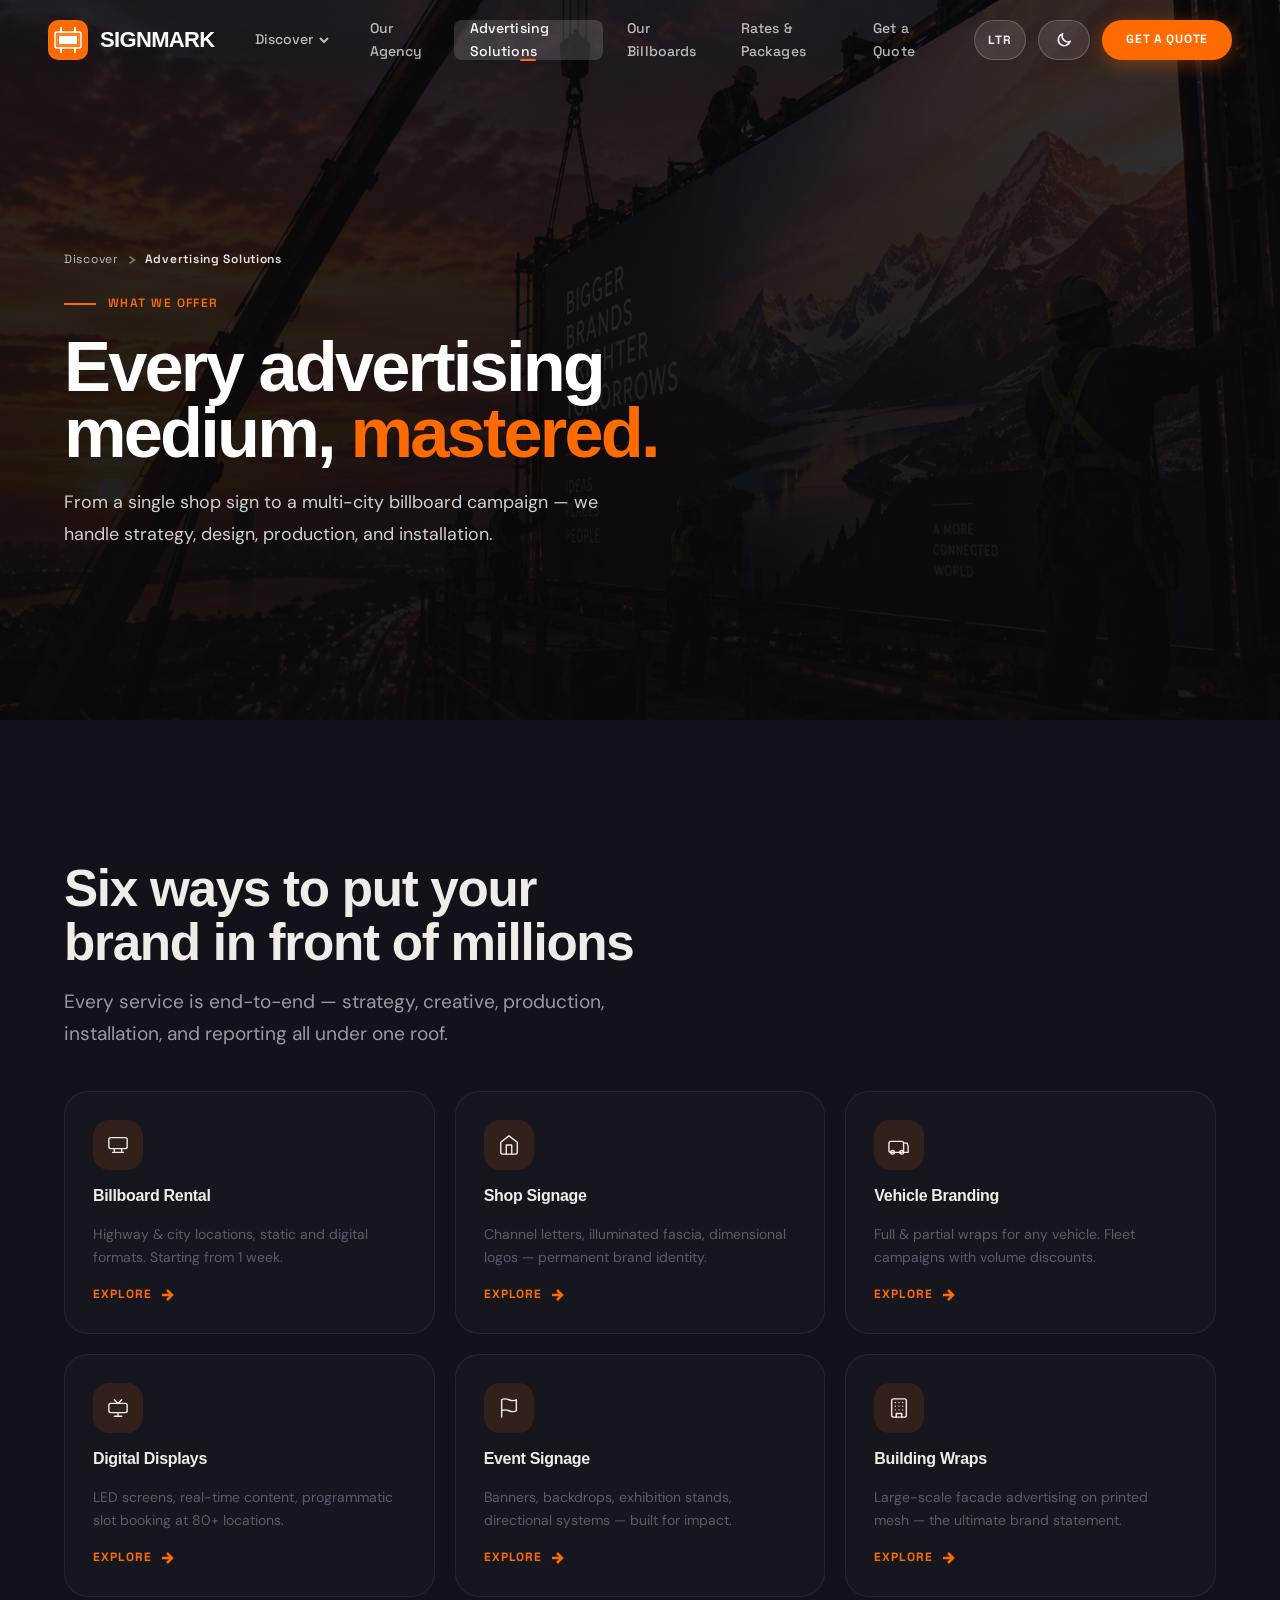
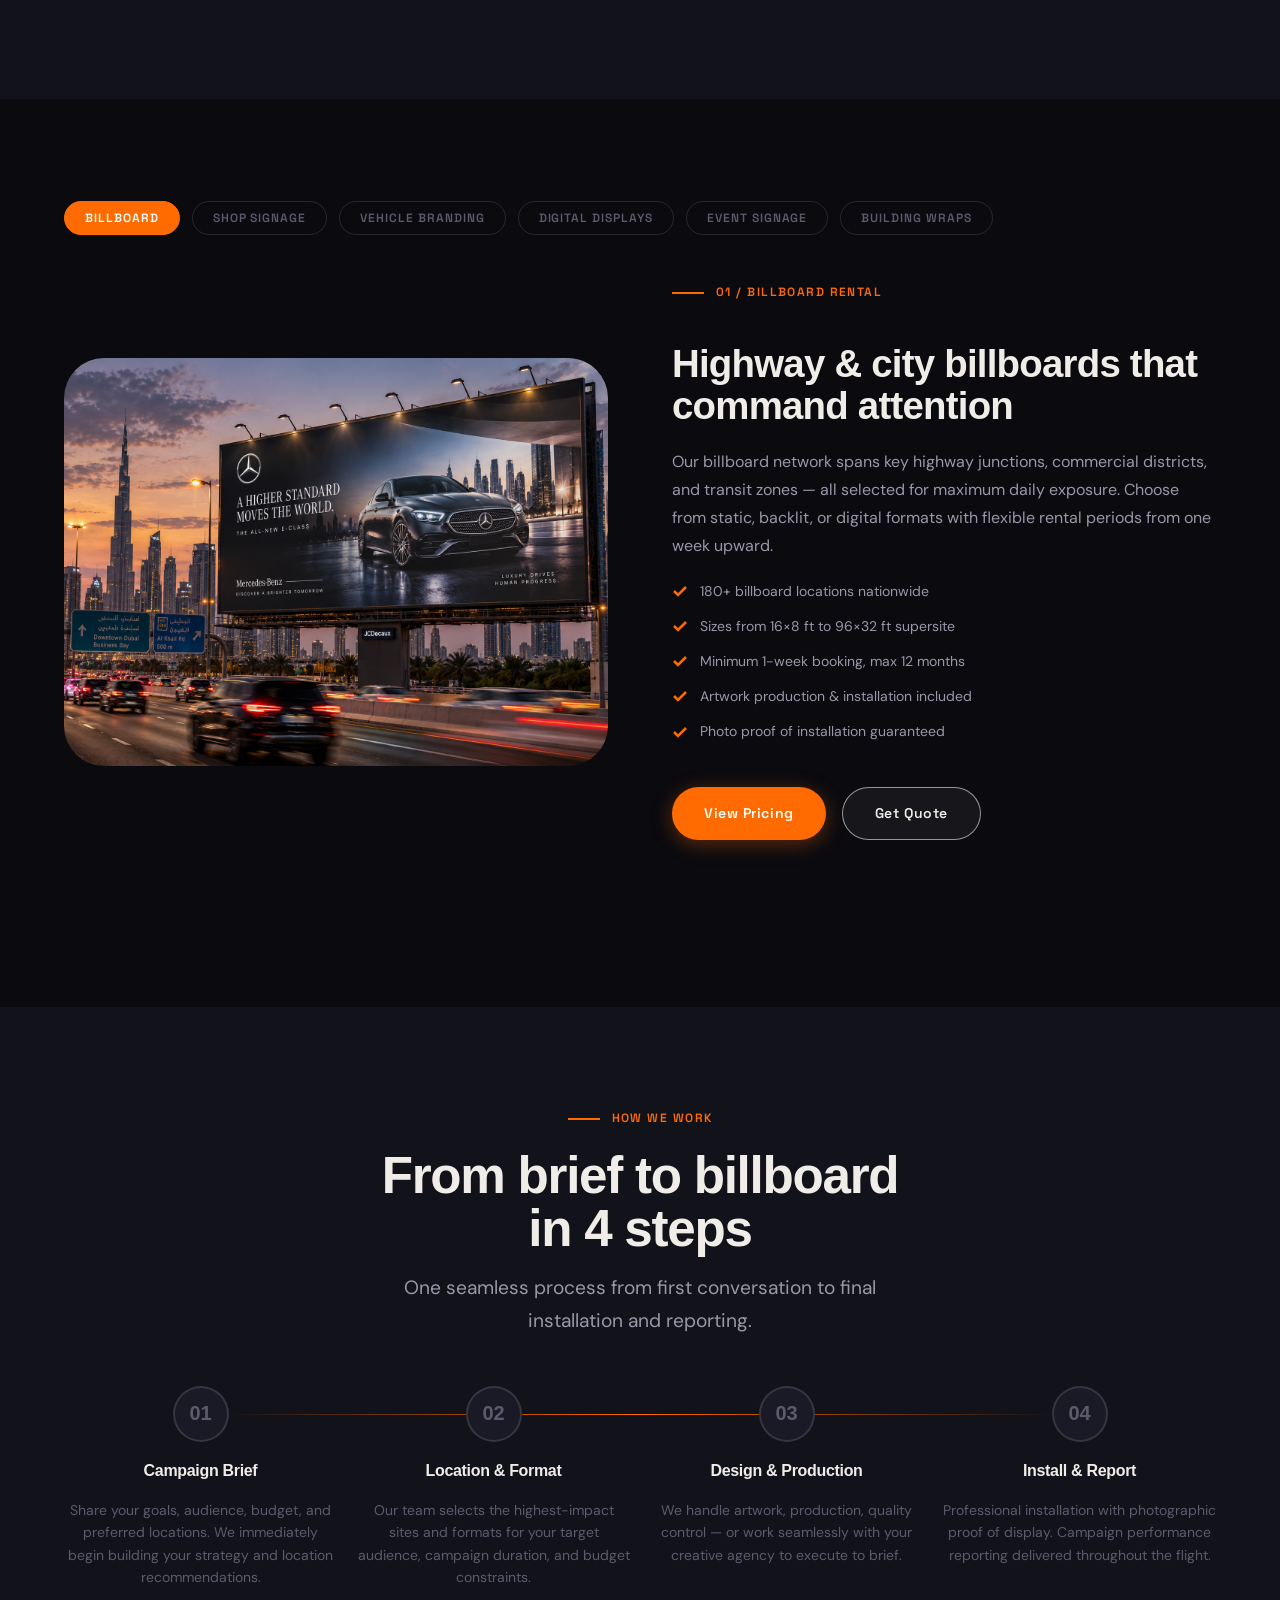
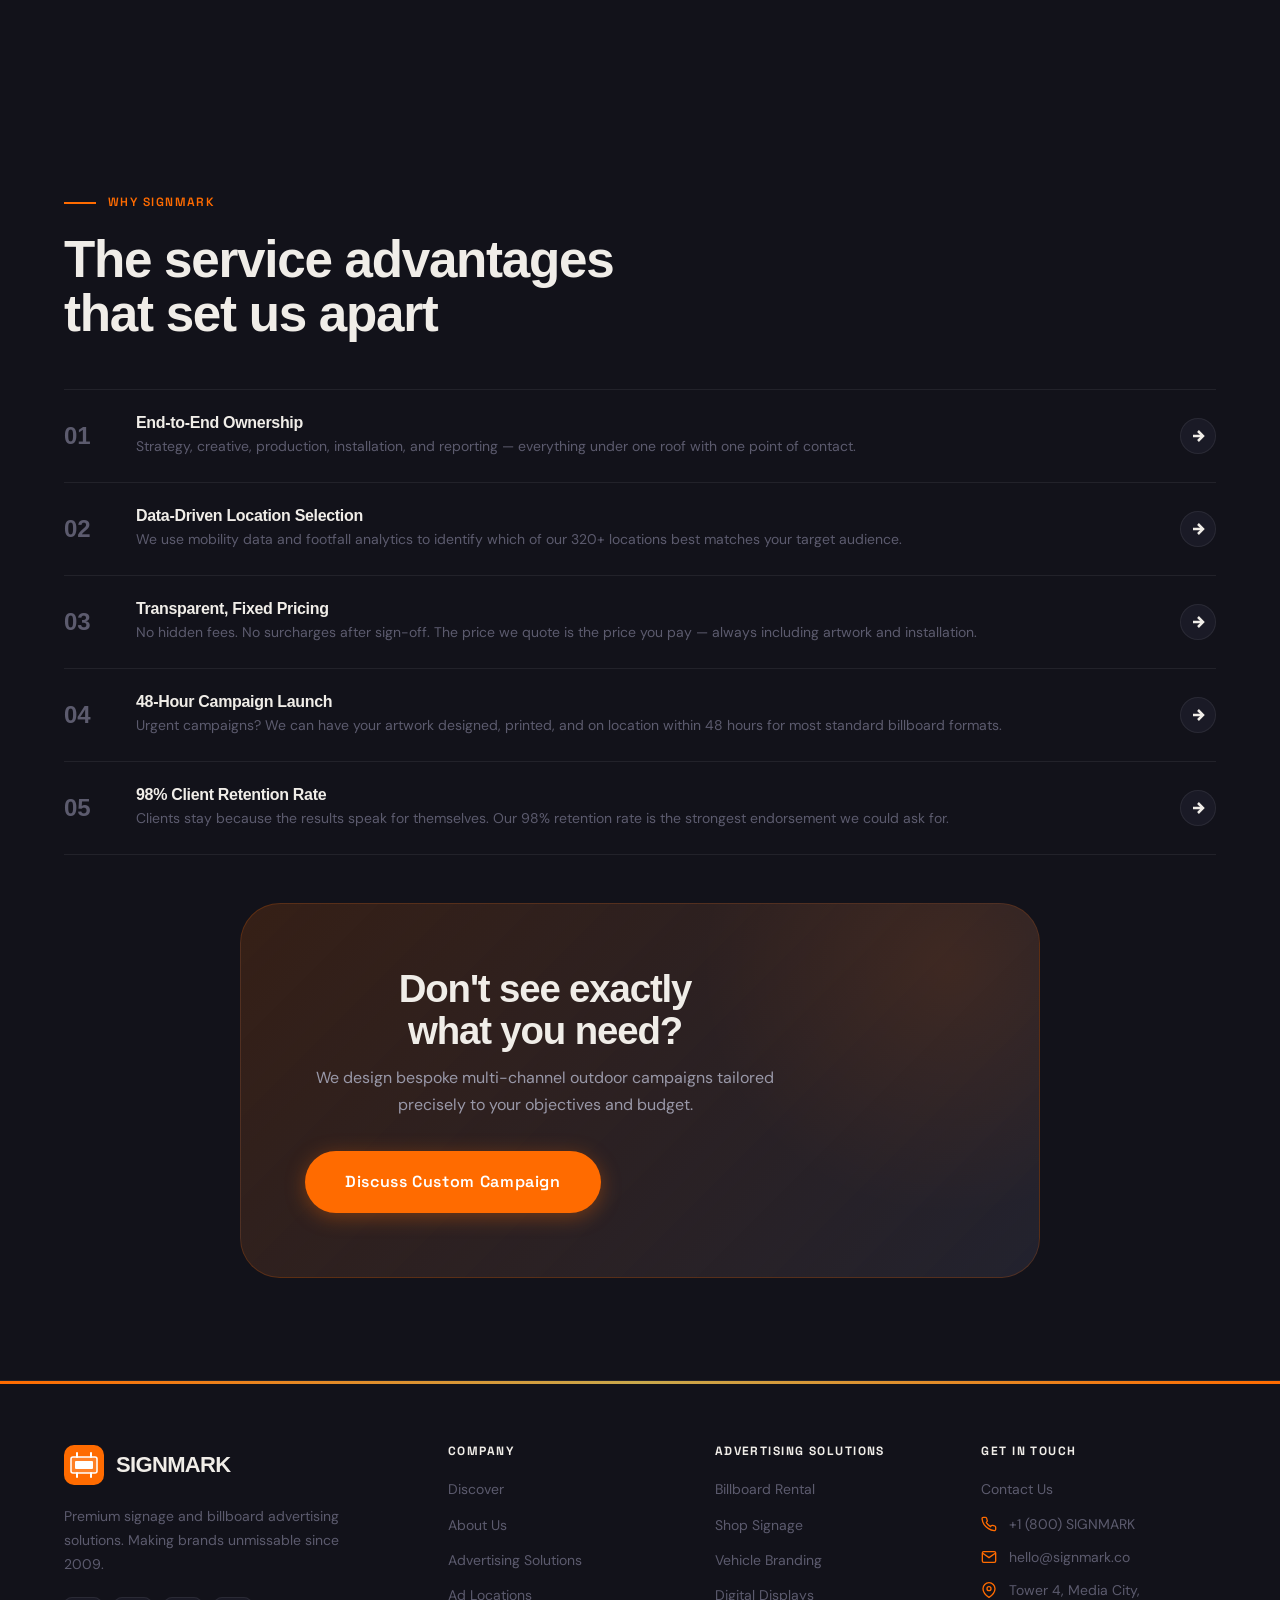
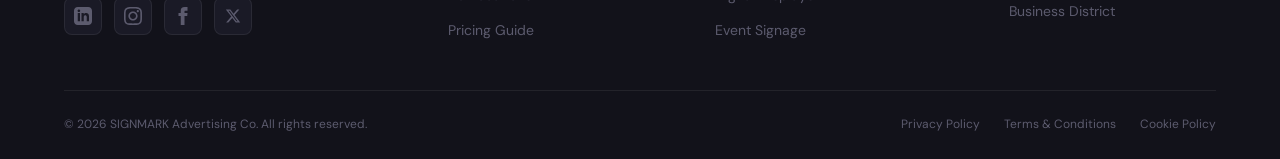
<file: services.html>
<!DOCTYPE html>
<html lang="en" dir="ltr" data-theme="dark">
<head>
  <meta charset="UTF-8" />
  <meta name="viewport" content="width=device-width, initial-scale=1.0" />
  <title>Services — SIGNMARK Advertising</title>
  <meta name="description" content="Full-service outdoor advertising: billboard rental, shop signage, vehicle branding, digital displays, event signage, and building wraps." />
  <link rel="preconnect" href="https://fonts.googleapis.com" />
  <link rel="preconnect" href="https://fonts.gstatic.com" crossorigin />
  <link rel="stylesheet" href="css/variables.css" />
  <link rel="stylesheet" href="css/global.css" />
  <link rel="stylesheet" href="css/header.css" />
  <link rel="stylesheet" href="css/footer.css" />
  <link rel="stylesheet" href="css/pages.css" />
  <link rel="icon" type="image/svg+xml" href="favicon.svg" />
</head>
<body>

  <header class="site-header" id="siteHeader">
    <div class="header-inner">
      <a href="index.html" class="header-logo">
        <svg class="logo-mark" viewBox="0 0 40 40" fill="none" xmlns="http://www.w3.org/2000/svg">
          <rect width="40" height="40" rx="10" fill="#FF6B00"/>
          <rect x="7" y="12" width="26" height="16" rx="2" fill="white" opacity="0.15"/>
          <rect x="7" y="12" width="26" height="16" rx="2" stroke="white" stroke-width="1.5"/>
          <line x1="13" y1="8" x2="13" y2="12" stroke="white" stroke-width="2" stroke-linecap="round"/>
          <line x1="27" y1="8" x2="27" y2="12" stroke="white" stroke-width="2" stroke-linecap="round"/>
          <line x1="13" y1="28" x2="13" y2="32" stroke="white" stroke-width="2" stroke-linecap="round"/>
          <line x1="27" y1="28" x2="27" y2="32" stroke="white" stroke-width="2" stroke-linecap="round"/>
          <rect x="11" y="16" width="18" height="8" rx="1" fill="white"/>
        </svg>
        <div class="logo-wordmark">
          <span class="logo-name">SIGNMARK</span>
          
        </div></a>
      <nav class="header-nav">
        <ul class="nav-list">
          <li class="nav-item"><a href="index.html" class="nav-link" aria-haspopup="true">Discover<svg class="nav-arrow" viewBox="0 0 12 12"><polyline points="2 4 6 8 10 4"/></svg></a><div class="nav-dropdown"><div class="dropdown-header"><span>Choose Layout</span></div><a href="index.html" class="dropdown-item"><span class="item-icon"><svg viewBox="0 0 24 24" fill="none" stroke="currentColor" stroke-width="2" stroke-linecap="round" stroke-linejoin="round" width="18" height="18"><polygon points="23 7 16 12 23 17 23 7"></polygon><rect x="1" y="5" width="15" height="14" rx="2" ry="2"></rect></svg></span><span class="item-text"><span class="item-label">Home 1</span><span class="item-desc">Cinematic dark</span></span></a><a href="home2.html" class="dropdown-item"><span class="item-icon"><svg viewBox="0 0 24 24" fill="none" stroke="currentColor" stroke-width="2" stroke-linecap="round" stroke-linejoin="round" width="18" height="18"><path d="M4 22h16a2 2 0 0 0 2-2V4a2 2 0 0 0-2-2H8a2 2 0 0 0-2 2v16a2 2 0 0 1-2 2Zm0 0a2 2 0 0 1-2-2v-9c0-1.1.9-2 2-2h2"></path><path d="M18 14h-8"></path><path d="M15 18h-5"></path><path d="M10 6h8v4h-8V6Z"></path></svg></span><span class="item-text"><span class="item-label">Home 2</span><span class="item-desc">Editorial style</span></span></a></div></li>
          <li class="nav-item"><a href="about.html" class="nav-link">Our Agency</a></li>
          <li class="nav-item"><a href="services.html" class="nav-link active">Advertising Solutions</a></li>
          <li class="nav-item"><a href="locations.html" class="nav-link">Our Billboards</a></li>
          <li class="nav-item"><a href="pricing.html" class="nav-link">Rates & Packages</a></li>
          <li class="nav-item"><a href="contact.html" class="nav-link">Get a Quote</a></li>
        </ul>
      </nav>
      <div class="header-controls">
        <button class="rtl-toggle" id="rtlToggle">
          <span id="rtlLabel">LTR</span>
        </button>
        <button class="theme-toggle" id="themeToggle"><svg class="icon-sun" viewBox="0 0 20 20" style="width:16px;height:16px;stroke:currentColor;fill:none;stroke-width:2;"><circle cx="10" cy="10" r="4"/><line x1="10" y1="2" x2="10" y2="4" stroke-linecap="round"/><line x1="10" y1="16" x2="10" y2="18" stroke-linecap="round"/><line x1="2" y1="10" x2="4" y2="10" stroke-linecap="round"/><line x1="16" y1="10" x2="18" y2="10" stroke-linecap="round"/><line x1="4.22" y1="4.22" x2="5.64" y2="5.64" stroke-linecap="round"/><line x1="14.36" y1="14.36" x2="15.78" y2="15.78" stroke-linecap="round"/><line x1="4.22" y1="15.78" x2="5.64" y2="14.36" stroke-linecap="round"/><line x1="14.36" y1="5.64" x2="15.78" y2="4.22" stroke-linecap="round"/></svg><svg class="icon-moon" viewBox="0 0 20 20" style="width:16px;height:16px;stroke:currentColor;fill:none;stroke-width:2;"><path d="M17.5 12A7.5 7.5 0 0 1 8 2.5a7.5 7.5 0 1 0 9.5 9.5z"/></svg></button>
        <a href="contact.html" class="btn btn-primary btn-sm header-cta">Get a Quote</a>
        <button class="mobile-menu-toggle" id="mobileMenuToggle" aria-expanded="false"><span></span><span></span><span></span></button>
      </div>
    </div>
  </header>

  <nav class="mobile-nav" id="mobileNav">
    <ul class="mobile-nav-list">
      <li><button class="mobile-nav-link" data-sub-toggle="mobileHomeSubS" style="width:100%;background:none;border:none;text-align:left;cursor:pointer;font-size:var(--text-base)">Discover<svg class="nav-arrow" viewBox="0 0 12 12" style="width:14px;height:14px;stroke:currentColor;fill:none;stroke-width:2;"><polyline points="2 4 6 8 10 4"/></svg></button><div class="mobile-sub-menu" id="mobileHomeSubS"><a href="index.html" class="mobile-sub-link">Home 1</a><a href="home2.html" class="mobile-sub-link">Home 2</a></div></li>
      <li><a href="about.html" class="mobile-nav-link">Our Agency</a></li>
      <li><a href="services.html" class="mobile-nav-link">Advertising Solutions</a></li>
      <li><a href="locations.html" class="mobile-nav-link">Our Billboards</a></li>
      <li><a href="pricing.html" class="mobile-nav-link">Rates & Packages</a></li>
      <li><a href="contact.html" class="mobile-nav-link">Get a Quote</a></li>
    </ul>
    <div class="mobile-controls"><button class="rtl-toggle" onclick="document.getElementById('rtlToggle').click()">
          <span id="rtlLabel">LTR</span>
        </button><a href="contact.html" class="btn btn-primary btn-sm" style="flex:1;">Get a Quote</a></div>
  </nav>

  <!-- HERO -->
  <section class="page-hero" aria-labelledby="servicesHeroTitle">
    <div class="page-hero-bg" aria-hidden="true" style="background-image: linear-gradient(rgba(10, 10, 10, 0.7), rgba(10, 10, 10, 0.9)), url('assets/services_hero.png'); background-size: cover; background-position: center; opacity: 0.6;"></div>
    <div class="container">
      <div class="page-hero-content">
        <nav class="page-hero-breadcrumb"><a href="index.html">Discover</a><svg viewBox="0 0 12 12"><polyline points="3 2 9 6 3 10"/></svg><span>Advertising Solutions</span></nav>
        <div class="section-label reveal"><span class="label-ui text-primary">What We Offer</span></div>
        <h1 id="servicesHeroTitle" class="page-hero-title reveal">Every advertising<br>medium, <span class="accent-word">mastered.</span></h1>
        <p class="page-hero-desc reveal reveal-delay-2">From a single shop sign to a multi-city billboard campaign — we handle strategy, design, production, and installation.</p>
      </div>
    </div>
  </section>

  <!-- ═══ SECTION 1: Service Overview Cards ═══ -->
  <section class="services-overview section" aria-labelledby="servicesOverviewHeading" style="background:var(--bg-surface);">
    <div class="container">
      <div class="section-label reveal"><span class="label-ui text-primary">Core Services</span></div>
      <h2 id="servicesOverviewHeading" class="heading-xl reveal" style="margin-bottom:var(--space-4);">Six ways to put your<br>brand in front of millions</h2>
      <p class="lead reveal reveal-delay-2" style="max-width:540px;margin-bottom:0;">Every service is end-to-end — strategy, creative, production, installation, and reporting all under one roof.</p>

      <div class="cards-grid" data-stagger style="grid-template-columns:repeat(3, 1fr);">
        <div class="info-card" id="cardBillboard">
          <div class="info-card-icon"><svg viewBox="0 0 24 24" fill="none" stroke="currentColor" stroke-width="1.5" stroke-linecap="round" stroke-linejoin="round" width="1em" height="1em"><rect x="2" y="4" width="20" height="12" rx="2"/><path d="M8 16v4"/><path d="M16 16v4"/><path d="M6 20h12"/></svg></div>
          <h4>Billboard Rental</h4>
          <p>Highway &amp; city locations, static and digital formats. Starting from 1 week.</p>
          <a href="#billboard" class="service-link">Explore<svg viewBox="0 0 14 14"><line x1="2" y1="7" x2="12" y2="7"/><polyline points="7 2 12 7 7 12"/></svg></a>
        </div>
        <div class="info-card" id="cardShop">
          <div class="info-card-icon"><svg viewBox="0 0 24 24" fill="none" stroke="currentColor" stroke-width="1.5" stroke-linecap="round" stroke-linejoin="round" width="1em" height="1em"><path d="M3 9l9-7 9 7v11a2 2 0 0 1-2 2H5a2 2 0 0 1-2-2z"/><polyline points="9 22 9 12 15 12 15 22"/></svg></div>
          <h4>Shop Signage</h4>
          <p>Channel letters, illuminated fascia, dimensional logos — permanent brand identity.</p>
          <a href="#shop-signage" class="service-link">Explore<svg viewBox="0 0 14 14"><line x1="2" y1="7" x2="12" y2="7"/><polyline points="7 2 12 7 7 12"/></svg></a>
        </div>
        <div class="info-card" id="cardVehicle">
          <div class="info-card-icon"><svg viewBox="0 0 24 24" fill="none" stroke="currentColor" stroke-width="1.5" stroke-linecap="round" stroke-linejoin="round" width="1em" height="1em"><rect x="1" y="8" width="16" height="12" rx="2"/><path d="M17 10h4l1 4v6h-5"/><circle cx="5" cy="20" r="2"/><circle cx="15" cy="20" r="2"/></svg></div>
          <h4>Vehicle Branding</h4>
          <p>Full &amp; partial wraps for any vehicle. Fleet campaigns with volume discounts.</p>
          <a href="#vehicle" class="service-link">Explore<svg viewBox="0 0 14 14"><line x1="2" y1="7" x2="12" y2="7"/><polyline points="7 2 12 7 7 12"/></svg></a>
        </div>
        <div class="info-card" id="cardDigital">
          <div class="info-card-icon"><svg viewBox="0 0 24 24" fill="none" stroke="currentColor" stroke-width="1.5" stroke-linecap="round" stroke-linejoin="round" width="1em" height="1em"><rect x="2" y="7" width="20" height="10" rx="2"/><path d="M12 17v4"/><path d="M8 21h8"/><path d="M16 3l-4 4-4-4"/></svg></div>
          <h4>Digital Displays</h4>
          <p>LED screens, real-time content, programmatic slot booking at 80+ locations.</p>
          <a href="#digital" class="service-link">Explore<svg viewBox="0 0 14 14"><line x1="2" y1="7" x2="12" y2="7"/><polyline points="7 2 12 7 7 12"/></svg></a>
        </div>
        <div class="info-card" id="cardEvent">
          <div class="info-card-icon"><svg viewBox="0 0 24 24" fill="none" stroke="currentColor" stroke-width="1.5" stroke-linecap="round" stroke-linejoin="round" width="1em" height="1em"><path d="M4 15s1-1 4-1 5 2 8 2 4-1 4-1V3s-1 1-4 1-5-2-8-2-4 1-4 1z"/><line x1="4" y1="22" x2="4" y2="15"/></svg></div>
          <h4>Event Signage</h4>
          <p>Banners, backdrops, exhibition stands, directional systems — built for impact.</p>
          <a href="#events" class="service-link">Explore<svg viewBox="0 0 14 14"><line x1="2" y1="7" x2="12" y2="7"/><polyline points="7 2 12 7 7 12"/></svg></a>
        </div>
        <div class="info-card" id="cardBuilding">
          <div class="info-card-icon"><svg viewBox="0 0 24 24" fill="none" stroke="currentColor" stroke-width="1.5" stroke-linecap="round" stroke-linejoin="round" width="1em" height="1em"><rect x="4" y="2" width="16" height="20" rx="2"/><path d="M9 22v-4h6v4"/><path d="M8 6h.01"/><path d="M16 6h.01"/><path d="M12 6h.01"/><path d="M12 10h.01"/><path d="M12 14h.01"/><path d="M16 10h.01"/><path d="M16 14h.01"/><path d="M8 10h.01"/><path d="M8 14h.01"/></svg></div>
          <h4>Building Wraps</h4>
          <p>Large-scale facade advertising on printed mesh — the ultimate brand statement.</p>
          <a href="#building" class="service-link">Explore<svg viewBox="0 0 14 14"><line x1="2" y1="7" x2="12" y2="7"/><polyline points="7 2 12 7 7 12"/></svg></a>
        </div>
      </div>
    </div>
  </section>

    <!-- ═══ SECTION 2: Service Details (Tabbed) ═══ -->
  <section class="services-detail section" aria-labelledby="detailSecHeading" style="background:var(--bg-base);">
    <div class="container">
      <h2 id="detailSecHeading" class="sr-only">Service Details</h2>
      
      <!-- Tab Navigation -->
      <nav class="services-nav tab-nav" aria-label="Jump to service" style="margin-bottom:var(--space-10);">
        <button class="service-nav-btn tab-btn active" data-target="billboard">Billboard</button>
        <button class="service-nav-btn tab-btn" data-target="shop-signage">Shop Signage</button>
        <button class="service-nav-btn tab-btn" data-target="vehicle">Vehicle Branding</button>
        <button class="service-nav-btn tab-btn" data-target="digital">Digital Displays</button>
        <button class="service-nav-btn tab-btn" data-target="events">Event Signage</button>
        <button class="service-nav-btn tab-btn" data-target="building">Building Wraps</button>
      </nav>

      <div class="tab-contents">
        <!-- Billboard -->
        <div id="billboard" class="service-block tab-pane active" aria-labelledby="billboardHeading">
          <div class="service-block-visual reveal-left">
            <img src="assets/services_billboard.png" alt="Billboard Rental Service" />
          </div>
          <div class="service-block-content reveal-right">
            <div class="section-label"><span class="label-ui text-primary">01 / Billboard Rental</span></div>
            <h2 id="billboardHeading" class="heading-lg">Highway & city billboards that command attention</h2>
            <p style="color:var(--txt-secondary);line-height:1.75;">Our billboard network spans key highway junctions, commercial districts, and transit zones — all selected for maximum daily exposure. Choose from static, backlit, or digital formats with flexible rental periods from one week upward.</p>
            <div class="service-block-features">
              <div class="service-feature"><svg viewBox="0 0 16 16"><polyline points="2 8 6 12 14 4"/></svg> 180+ billboard locations nationwide</div>
              <div class="service-feature"><svg viewBox="0 0 16 16"><polyline points="2 8 6 12 14 4"/></svg> Sizes from 16×8 ft to 96×32 ft supersite</div>
              <div class="service-feature"><svg viewBox="0 0 16 16"><polyline points="2 8 6 12 14 4"/></svg> Minimum 1-week booking, max 12 months</div>
              <div class="service-feature"><svg viewBox="0 0 16 16"><polyline points="2 8 6 12 14 4"/></svg> Artwork production &amp; installation included</div>
              <div class="service-feature"><svg viewBox="0 0 16 16"><polyline points="2 8 6 12 14 4"/></svg> Photo proof of installation guaranteed</div>
            </div>
            <div style="display:flex;gap:var(--space-4);margin-top:var(--space-6);flex-wrap:wrap;">
              <a href="pricing.html" class="btn btn-primary" id="billboardPricingBtn">View Pricing</a>
              <a href="contact.html" class="btn btn-outline" id="billboardQuoteBtn">Get Quote</a>
            </div>
          </div>
        </div>

        <!-- Shop Signage -->
        <div id="shop-signage" class="service-block tab-pane" aria-labelledby="shopHeading" style="display:none;">
          <div class="service-block-visual reveal-left">
            <img src="assets/services_shop.png" alt="Shop Signage Service" />
          </div>
          <div class="service-block-content reveal-right">
            <div class="section-label"><span class="label-ui text-primary">02 / Shop Signage</span></div>
            <h2 id="shopHeading" class="heading-lg">Retail signage that turns storefronts into landmarks</h2>
            <p style="color:var(--txt-secondary);line-height:1.75;">First impressions are everything. Our shop signage solutions — from illuminated channel letters to bespoke dimensional logos — make your storefront impossible to ignore, day and night.</p>
            <div class="service-block-features">
              <div class="service-feature"><svg viewBox="0 0 16 16"><polyline points="2 8 6 12 14 4"/></svg> Backlit channel letter signs</div>
              <div class="service-feature"><svg viewBox="0 0 16 16"><polyline points="2 8 6 12 14 4"/></svg> Halo-illuminated fascia signs</div>
              <div class="service-feature"><svg viewBox="0 0 16 16"><polyline points="2 8 6 12 14 4"/></svg> 3D dimensional logos</div>
              <div class="service-feature"><svg viewBox="0 0 16 16"><polyline points="2 8 6 12 14 4"/></svg> Neon &amp; LED flex sign options</div>
              <div class="service-feature"><svg viewBox="0 0 16 16"><polyline points="2 8 6 12 14 4"/></svg> 5-year structural warranty</div>
            </div>
            <div style="margin-top:var(--space-6);">
              <a href="contact.html" class="btn btn-primary" id="shopQuoteBtn">Request Design Consult</a>
            </div>
          </div>
        </div>

        <!-- Vehicle Branding -->
        <div id="vehicle" class="service-block tab-pane" aria-labelledby="vehicleHeading" style="display:none;">
          <div class="service-block-visual reveal-left">
            <img src="assets/services_vehicle.png" alt="Vehicle Branding Service" />
          </div>
          <div class="service-block-content reveal-right">
            <div class="section-label"><span class="label-ui text-primary">03 / Vehicle Branding</span></div>
            <h2 id="vehicleHeading" class="heading-lg">Mobile advertising that keeps your brand moving</h2>
            <p style="color:var(--txt-secondary);line-height:1.75;">Your fleet is one of your most powerful marketing assets. Our premium vehicle wraps are precision-cut, weather-resistant, and designed to make heads turn — whether you have one van or a fleet of 100.</p>
            <div class="service-block-features">
              <div class="service-feature"><svg viewBox="0 0 16 16"><polyline points="2 8 6 12 14 4"/></svg> Full and partial vehicle wraps</div>
              <div class="service-feature"><svg viewBox="0 0 16 16"><polyline points="2 8 6 12 14 4"/></svg> Cars, vans, trucks, buses &amp; trailers</div>
              <div class="service-feature"><svg viewBox="0 0 16 16"><polyline points="2 8 6 12 14 4"/></svg> 5-year UV-resistant premium vinyl</div>
              <div class="service-feature"><svg viewBox="0 0 16 16"><polyline points="2 8 6 12 14 4"/></svg> Fleet management discounts (3+ vehicles)</div>
            </div>
            <div style="margin-top:var(--space-6);">
              <a href="contact.html" class="btn btn-primary" id="vehicleQuoteBtn">Get Fleet Quote</a>
            </div>
          </div>
        </div>

        <!-- Digital Displays -->
        <div id="digital" class="service-block tab-pane" aria-labelledby="digitalHeading" style="display:none;">
          <div class="service-block-visual reveal-left">
            <img src="assets/services_digital.png" alt="Digital Displays Service" />
          </div>
          <div class="service-block-content reveal-right">
            <div class="section-label"><span class="label-ui text-primary">04 / Digital Displays</span></div>
            <h2 id="digitalHeading" class="heading-lg">Dynamic programmable screens in prime locations</h2>
            <p style="color:var(--txt-secondary);line-height:1.75;">Our LED digital billboard network offers real-time content management, high-brightness displays readable in full daylight, and the ability to run multiple campaigns simultaneously. Precision targeting by time of day and location.</p>
            <div class="service-block-features">
              <div class="service-feature"><svg viewBox="0 0 16 16"><polyline points="2 8 6 12 14 4"/></svg> 80+ digital screens across 12 cities</div>
              <div class="service-feature"><svg viewBox="0 0 16 16"><polyline points="2 8 6 12 14 4"/></svg> 10,000+ nits brightness</div>
              <div class="service-feature"><svg viewBox="0 0 16 16"><polyline points="2 8 6 12 14 4"/></svg> Remote content updates in real-time</div>
              <div class="service-feature"><svg viewBox="0 0 16 16"><polyline points="2 8 6 12 14 4"/></svg> Hourly, daily, or weekly slot booking</div>
            </div>
            <div style="margin-top:var(--space-6);">
              <a href="pricing.html" class="btn btn-primary" id="digitalRatesBtn">Digital Screen Rates</a>
            </div>
          </div>
        </div>

        <!-- Event Signage -->
        <div id="events" class="service-block tab-pane" aria-labelledby="eventsHeading" style="display:none;">
          <div class="service-block-visual reveal-left">
            <img src="assets/services_event.png" alt="Event Signage Service" />
          </div>
          <div class="service-block-content reveal-right">
            <div class="section-label"><span class="label-ui text-primary">05 / Event Signage</span></div>
            <h2 id="eventsHeading" class="heading-lg">Make every event impossible to forget</h2>
            <p style="color:var(--txt-secondary);line-height:1.75;">Temporary banners, large-format stage backdrops, exhibition stands, trade show displays, and directional signage — everything you need to make events memorable and your brand unmistakable on the day.</p>
            <div class="service-block-features">
              <div class="service-feature"><svg viewBox="0 0 16 16"><polyline points="2 8 6 12 14 4"/></svg> Custom banners &amp; backdrop printing</div>
              <div class="service-feature"><svg viewBox="0 0 16 16"><polyline points="2 8 6 12 14 4"/></svg> Modular exhibition display stands</div>
              <div class="service-feature"><svg viewBox="0 0 16 16"><polyline points="2 8 6 12 14 4"/></svg> Wayfinding &amp; directional systems</div>
              <div class="service-feature"><svg viewBox="0 0 16 16"><polyline points="2 8 6 12 14 4"/></svg> 48-hour rush production available</div>
            </div>
            <div style="margin-top:var(--space-6);">
              <a href="contact.html" class="btn btn-primary" id="eventQuoteBtn">Get Event Quote</a>
            </div>
          </div>
        </div>

        <!-- Building Wraps -->
        <div id="building" class="service-block tab-pane" aria-labelledby="buildingHeading" style="display:none;">
          <div class="service-block-visual reveal-left">
            <img src="assets/services_building.png" alt="Building Wraps Service" />
          </div>
          <div class="service-block-content reveal-right">
            <div class="section-label"><span class="label-ui text-primary">06 / Building Wraps</span></div>
            <h2 id="buildingHeading" class="heading-lg">The ultimate brand statement — on the city skyline</h2>
            <p style="color:var(--txt-secondary);line-height:1.75;">Large-scale building facade advertising using weather-resistant printed mesh — the ultimate statement in outdoor brand dominance. Visible from blocks away, available in long-term rental formats.</p>
            <div class="service-block-features">
              <div class="service-feature"><svg viewBox="0 0 16 16"><polyline points="2 8 6 12 14 4"/></svg> Printed breathable mesh material</div>
              <div class="service-feature"><svg viewBox="0 0 16 16"><polyline points="2 8 6 12 14 4"/></svg> Custom sizes up to 60+ floors</div>
              <div class="service-feature"><svg viewBox="0 0 16 16"><polyline points="2 8 6 12 14 4"/></svg> Wind-load engineering certified</div>
              <div class="service-feature"><svg viewBox="0 0 16 16"><polyline points="2 8 6 12 14 4"/></svg> 3–12 month campaign durations</div>
            </div>
            <div style="margin-top:var(--space-6);">
              <a href="contact.html" class="btn btn-primary" id="buildingQuoteBtn">Request Building Wrap Quote</a>
            </div>
          </div>
        </div>
      </div>
    </div>
  </section>

  <!-- ═══ SECTION 5: Process ═══ -->
  <section class="services-process section" aria-labelledby="processHeading">
    <div class="container">
      <div class="section-label reveal" style="justify-content:center;"><span class="label-ui text-primary">How We Work</span></div>
      <h2 id="processHeading" class="heading-xl reveal text-center" style="margin-bottom:var(--space-4);">From brief to billboard<br>in 4 steps</h2>
      <p class="lead reveal reveal-delay-2 text-center" style="max-width:540px;margin:0 auto;">One seamless process from first conversation to final installation and reporting.</p>

      <div class="process-grid" data-stagger>
        <div class="process-step" id="processStep1">
          <div class="process-step-num">01</div>
          <h4>Campaign Brief</h4>
          <p>Share your goals, audience, budget, and preferred locations. We immediately begin building your strategy and location recommendations.</p>
        </div>
        <div class="process-step" id="processStep2">
          <div class="process-step-num">02</div>
          <h4>Location & Format</h4>
          <p>Our team selects the highest-impact sites and formats for your target audience, campaign duration, and budget constraints.</p>
        </div>
        <div class="process-step" id="processStep3">
          <div class="process-step-num">03</div>
          <h4>Design & Production</h4>
          <p>We handle artwork, production, quality control — or work seamlessly with your creative agency to execute to brief.</p>
        </div>
        <div class="process-step" id="processStep4">
          <div class="process-step-num">04</div>
          <h4>Install & Report</h4>
          <p>Professional installation with photographic proof of display. Campaign performance reporting delivered throughout the flight.</p>
        </div>
      </div>
    </div>
  </section>

  <!-- ═══ SECTION 6: Why Choose SIGNMARK ═══ -->
  <section class="section" aria-labelledby="whyServicesHeading" style="background:var(--bg-surface);">
    <div class="container">
      <div class="section-label reveal"><span class="label-ui text-primary">Why SIGNMARK</span></div>
      <h2 id="whyServicesHeading" class="heading-xl reveal" style="margin-bottom:var(--space-12);">The service advantages<br>that set us apart</h2>

      <div class="numbered-list reveal">
        <div class="numbered-item">
          <div class="ni-num">01</div>
          <div class="ni-content">
            <h4>End-to-End Ownership</h4>
            <p>Strategy, creative, production, installation, and reporting — everything under one roof with one point of contact.</p>
          </div>
          <div class="ni-arrow"><svg viewBox="0 0 14 14"><line x1="2" y1="7" x2="12" y2="7"/><polyline points="7 2 12 7 7 12"/></svg></div>
        </div>
        <div class="numbered-item">
          <div class="ni-num">02</div>
          <div class="ni-content">
            <h4>Data-Driven Location Selection</h4>
            <p>We use mobility data and footfall analytics to identify which of our 320+ locations best matches your target audience.</p>
          </div>
          <div class="ni-arrow"><svg viewBox="0 0 14 14"><line x1="2" y1="7" x2="12" y2="7"/><polyline points="7 2 12 7 7 12"/></svg></div>
        </div>
        <div class="numbered-item">
          <div class="ni-num">03</div>
          <div class="ni-content">
            <h4>Transparent, Fixed Pricing</h4>
            <p>No hidden fees. No surcharges after sign-off. The price we quote is the price you pay — always including artwork and installation.</p>
          </div>
          <div class="ni-arrow"><svg viewBox="0 0 14 14"><line x1="2" y1="7" x2="12" y2="7"/><polyline points="7 2 12 7 7 12"/></svg></div>
        </div>
        <div class="numbered-item">
          <div class="ni-num">04</div>
          <div class="ni-content">
            <h4>48-Hour Campaign Launch</h4>
            <p>Urgent campaigns? We can have your artwork designed, printed, and on location within 48 hours for most standard billboard formats.</p>
          </div>
          <div class="ni-arrow"><svg viewBox="0 0 14 14"><line x1="2" y1="7" x2="12" y2="7"/><polyline points="7 2 12 7 7 12"/></svg></div>
        </div>
        <div class="numbered-item">
          <div class="ni-num">05</div>
          <div class="ni-content">
            <h4>98% Client Retention Rate</h4>
            <p>Clients stay because the results speak for themselves. Our 98% retention rate is the strongest endorsement we could ask for.</p>
          </div>
          <div class="ni-arrow"><svg viewBox="0 0 14 14"><line x1="2" y1="7" x2="12" y2="7"/><polyline points="7 2 12 7 7 12"/></svg></div>
        </div>
      </div>

      <div style="text-align:center;margin-top:var(--space-12);">
        <div class="cta-banner" style="max-width:800px;margin:0 auto;">
          <div class="cta-banner-inner">
            <div class="reveal-left">
              <h2>Don't see exactly<br>what you need?</h2>
              <p>We design bespoke multi-channel outdoor campaigns tailored precisely to your objectives and budget.</p>
            </div>
            <div class="cta-banner-actions reveal-right">
              <a href="contact.html" class="btn btn-primary btn-lg" id="customCampaignBtn">Discuss Custom Campaign</a>
            </div>
          </div>
        </div>
      </div>
    </div>
  </section>

  <footer class="site-footer" role="contentinfo">
    <div class="footer-accent-bar"></div>
    <div class="container">
      <div class="footer-grid">

        <!-- Brand -->
        <div class="footer-brand">
          <a href="index.html" class="footer-logo" aria-label="SIGNMARK">
            <svg width="40" height="40" viewBox="0 0 40 40" fill="none" xmlns="http://www.w3.org/2000/svg">
              <rect width="40" height="40" rx="10" fill="#FF6B00"/>
              <rect x="7" y="12" width="26" height="16" rx="2" fill="white" opacity="0.15"/>
              <rect x="7" y="12" width="26" height="16" rx="2" stroke="white" stroke-width="1.5"/>
              <line x1="13" y1="8" x2="13" y2="12" stroke="white" stroke-width="2" stroke-linecap="round"/>
              <line x1="27" y1="8" x2="27" y2="12" stroke="white" stroke-width="2" stroke-linecap="round"/>
              <line x1="13" y1="28" x2="13" y2="32" stroke="white" stroke-width="2" stroke-linecap="round"/>
              <line x1="27" y1="28" x2="27" y2="32" stroke="white" stroke-width="2" stroke-linecap="round"/>
              <rect x="11" y="16" width="18" height="8" rx="1" fill="white"/>
            </svg>
            <span class="logo-name">SIGNMARK</span>
          </a>
          <p class="footer-tagline">Premium signage and billboard advertising solutions. Making brands unmissable since 2009.</p>
          <div class="footer-social">
            <!-- LinkedIn -->
            <a href="#" class="social-link" aria-label="LinkedIn">
              <svg viewBox="0 0 24 24" fill="currentColor" width="18" height="18"><path d="M19 0h-14c-2.761 0-5 2.239-5 5v14c0 2.761 2.239 5 5 5h14c2.762 0 5-2.239 5-5v-14c0-2.761-2.238-5-5-5zm-11 19h-3v-11h3v11zm-1.5-12.268c-.966 0-1.75-.79-1.75-1.764s.784-1.764 1.75-1.764 1.75.79 1.75 1.764-.783 1.764-1.75 1.764zm13.5 12.268h-3v-5.604c0-3.368-4-3.113-4 0v5.604h-3v-11h3v1.765c1.396-2.586 7-2.777 7 2.476v6.759z"/></svg>
            </a>
            <!-- Instagram -->
            <a href="#" class="social-link" aria-label="Instagram">
              <svg viewBox="0 0 24 24" fill="currentColor" width="18" height="18"><path d="M12 2.163c3.204 0 3.584.012 4.85.07 3.252.148 4.771 1.691 4.919 4.919.058 1.265.069 1.645.069 4.849 0 3.205-.012 3.584-.069 4.849-.149 3.225-1.664 4.771-4.919 4.919-1.266.058-1.644.07-4.85.07-3.204 0-3.584-.012-4.849-.07-3.26-.149-4.771-1.699-4.919-4.92-.058-1.265-.07-1.644-.07-4.849 0-3.204.013-3.583.07-4.849.149-3.227 1.664-4.771 4.919-4.919 1.266-.057 1.645-.069 4.849-.069zm0-2.163c-3.259 0-3.667.014-4.947.072-4.358.2-6.78 2.618-6.98 6.98-.059 1.281-.073 1.689-.073 4.948 0 3.259.014 3.668.072 4.948.2 4.358 2.618 6.78 6.98 6.98 1.281.058 1.689.072 4.948.072 3.259 0 3.668-.014 4.948-.072 4.354-.2 6.782-2.618 6.979-6.98.059-1.28.073-1.689.073-4.948 0-3.259-.014-3.667-.072-4.947-.196-4.354-2.617-6.78-6.979-6.98-1.281-.059-1.69-.073-4.949-.073zm0 5.838c-3.403 0-6.162 2.759-6.162 6.162s2.759 6.163 6.162 6.163 6.162-2.759 6.162-6.163c0-3.403-2.759-6.162-6.162-6.162zm0 10.162c-2.209 0-4-1.79-4-4 0-2.209 1.791-4 4-4s4 1.791 4 4c0 2.21-1.791 4-4 4zm6.406-11.845c-.796 0-1.441.645-1.441 1.44s.645 1.44 1.441 1.44c.795 0 1.439-.645 1.439-1.44s-.644-1.44-1.439-1.44z"/></svg>
            </a>
            <!-- Facebook -->
            <a href="#" class="social-link" aria-label="Facebook">
              <svg viewBox="0 0 24 24" fill="currentColor" width="18" height="18"><path d="M9 8h-3v4h3v12h5v-12h3.642l.358-4h-4v-1.667c0-.955.192-1.333 1.115-1.333h2.885v-5h-3.808c-3.596 0-5.192 1.583-5.192 4.615v3.385z"/></svg>
            </a>
            <!-- Twitter/X -->
            <a href="#" class="social-link" aria-label="X (Twitter)">
               <svg viewBox="0 0 24 24" fill="currentColor" width="16" height="16"><path d="M18.244 2.25h3.308l-7.227 8.26 8.502 11.24H16.17l-5.214-6.817L4.99 21.75H1.68l7.73-8.835L1.254 2.25H8.08l4.713 6.231zm-1.161 17.52h1.833L7.084 4.126H5.117z"/></svg>
            </a>
          </div>
        </div>

        <!-- Quick Links -->
        <div class="footer-col">
          <h4>Company</h4>
          <nav class="footer-links" aria-label="Footer company links">
            <a href="index.html" class="footer-link">Discover</a>
            <a href="about.html" class="footer-link">About Us</a>
            <a href="services.html" class="footer-link">Advertising Solutions</a>
            <a href="locations.html" class="footer-link">Ad Locations</a>
            <a href="pricing.html" class="footer-link">Pricing Guide</a>
          </nav>
        </div>

        <!-- Services -->
        <div class="footer-col">
          <h4>Advertising Solutions</h4>
          <nav class="footer-links" aria-label="Footer services links">
            <a href="services.html#billboard" class="footer-link">Billboard Rental</a>
            <a href="services.html#shop-signage" class="footer-link">Shop Signage</a>
            <a href="services.html#vehicle" class="footer-link">Vehicle Branding</a>
            <a href="services.html#digital" class="footer-link">Digital Displays</a>
            <a href="services.html#events" class="footer-link">Event Signage</a>
          </nav>
        </div>

        <!-- Contact -->
        <div class="footer-col">
          <h4>Get In Touch</h4>
          <div class="footer-links">
            <a href="contact.html" class="footer-link">Contact Us</a>
            <div class="footer-contact-item">
              <svg viewBox="0 0 24 24"><path d="M22 16.92v3a2 2 0 0 1-2.18 2 19.79 19.79 0 0 1-8.63-3.07A19.5 19.5 0 0 1 4.69 13a19.79 19.79 0 0 1-3.07-8.67A2 2 0 0 1 3.6 2h3a2 2 0 0 1 2 1.72 12.84 12.84 0 0 0 .7 2.81 2 2 0 0 1-.45 2.11L8.09 9.91a16 16 0 0 0 6 6l1.27-1.27a2 2 0 0 1 2.11-.45 12.84 12.84 0 0 0 2.81.7A2 2 0 0 1 22 16.92z"/></svg>
              <span>+1 (800) SIGNMARK</span>
            </div>
            <div class="footer-contact-item">
              <svg viewBox="0 0 24 24"><path d="M4 4h16c1.1 0 2 .9 2 2v12c0 1.1-.9 2-2 2H4c-1.1 0-2-.9-2-2V6c0-1.1.9-2 2-2z"/><polyline points="22,6 12,13 2,6"/></svg>
              <span>hello@signmark.co</span>
            </div>
            <div class="footer-contact-item">
              <svg viewBox="0 0 24 24"><path d="M21 10c0 7-9 13-9 13s-9-6-9-13a9 9 0 0 1 18 0z"/><circle cx="12" cy="10" r="3"/></svg>
              <span>Tower 4, Media City,<br>Business District</span>
            </div>
          </div>
        </div>
      </div>

      <!-- Bottom Bar -->
      <div class="footer-bottom">
        <p>© 2026 SIGNMARK Advertising Co. All rights reserved.</p>
        <nav class="footer-bottom-links" aria-label="Legal links">
          <a href="#" class="footer-bottom-link">Privacy Policy</a>
          <a href="#" class="footer-bottom-link">Terms & Conditions</a>
          <a href="#" class="footer-bottom-link">Cookie Policy</a>
        </nav>
      </div>
    </div>
  </footer>
  <script src="js/main.js"></script>
  <script src="js/animations.js"></script>
</body>
</html>
</file>
<file: css/variables.css>
/* ============================================================
   SIGNMARK — Design Tokens & CSS Custom Properties
   Premium Signage & Billboard Advertising Company
   ============================================================ */

/* ── Google Fonts Import ── */
@import url('https://fonts.googleapis.com/css2?family=DM+Sans:ital,opsz,wght@0,9..40,300;0,9..40,400;0,9..40,500;0,9..40,600;1,9..40,400&family=Space+Grotesk:wght@300;400;500;600;700&display=swap');

/* ── Root Tokens ── */
:root {
  /* Brand Colors */
  --clr-primary:        #FF6B00;
  --clr-primary-hover:  #FF8C33;
  --clr-primary-dim:    rgba(255, 107, 0, 0.12);
  --clr-primary-glow:   rgba(255, 107, 0, 0.35);
  --clr-gold:           #C9A84C;
  --clr-gold-dim:       rgba(201, 168, 76, 0.15);

  /* Dark Theme (default) */
  --bg-base:            #0A0A0F;
  --bg-surface:         #12121A;
  --bg-surface-2:       #1A1A26;
  --bg-surface-3:       #22222E;
  --bg-card:            #16161F;
  --bg-card-hover:      #1E1E2C;
  --bg-glass:           rgba(18, 18, 26, 0.75);
  --bg-glass-border:    rgba(255, 255, 255, 0.07);

  --txt-primary:        #F0EDE8;
  --txt-secondary:      #9998A8;
  --txt-muted:          #5C5B6E;
  --txt-on-primary:     #FFFFFF;

  --border-subtle:      rgba(255, 255, 255, 0.07);
  --border-medium:      rgba(255, 255, 255, 0.12);
  --border-strong:      rgba(255, 255, 255, 0.20);

  --shadow-sm:          0 2px 8px rgba(0, 0, 0, 0.4);
  --shadow-md:          0 8px 32px rgba(0, 0, 0, 0.5);
  --shadow-lg:          0 20px 60px rgba(0, 0, 0, 0.6);
  --shadow-glow:        0 0 40px rgba(255, 107, 0, 0.2);

  --header-blur-bg:     rgba(10, 10, 15, 0.88);

  /* Typography */
  --font-display:       'Inter', sans-serif;
  --font-body:          'DM Sans', sans-serif;
  --font-ui:            'Space Grotesk', sans-serif;

  /* Type Scale */
  --text-xs:    0.75rem;
  --text-sm:    0.875rem;
  --text-base:  1rem;
  --text-md:    1.125rem;
  --text-lg:    1.25rem;
  --text-xl:    1.5rem;
  --text-2xl:   2rem;
  --text-3xl:   2.5rem;
  --text-4xl:   3.25rem;
  --text-5xl:   4.5rem;
  --text-6xl:   6rem;
  --text-7xl:   8rem;

  /* Spacing */
  --space-1:    0.25rem;
  --space-2:    0.5rem;
  --space-3:    0.75rem;
  --space-4:    1rem;
  --space-5:    1.25rem;
  --space-6:    1.5rem;
  --space-7:    1.75rem;
  --space-8:    2rem;
  --space-10:   2.5rem;
  --space-12:   3rem;
  --space-16:   4rem;
  --space-20:   5rem;
  --space-24:   6rem;
  --space-32:   8rem;

  /* Layout */
  --container-max:    1400px;
  --container-wide:   1600px;
  --header-height:    80px;

  /* Radius */
  --radius-sm:    4px;
  --radius-md:    8px;
  --radius-lg:    16px;
  --radius-xl:    24px;
  --radius-2xl:   40px;
  --radius-full:  9999px;

  /* Transitions */
  --ease-out:     cubic-bezier(0.16, 1, 0.3, 1);
  --ease-in-out:  cubic-bezier(0.4, 0, 0.2, 1);
  --transition-fast:    150ms var(--ease-out);
  --transition-base:    250ms var(--ease-out);
  --transition-slow:    450ms var(--ease-out);
  --transition-slower:  700ms var(--ease-out);

  /* Z-index layers */
  --z-below:    -1;
  --z-base:      0;
  --z-above:     10;
  --z-dropdown:  100;
  --z-header:    200;
  --z-modal:     300;
  --z-toast:     400;
}

/* ── Light Theme Override ── */
[data-theme="light"] {
  --bg-base:            #F5F3EE;
  --bg-surface:         #FFFFFF;
  --bg-surface-2:       #F0EDE8;
  --bg-surface-3:       #E8E4DC;
  --bg-card:            #FFFFFF;
  --bg-card-hover:      #FAF8F5;
  --bg-glass:           rgba(245, 243, 238, 0.85);
  --bg-glass-border:    rgba(0, 0, 0, 0.06);

  --txt-primary:        #1A1A2E;
  --txt-secondary:      #5A5A72;
  --txt-muted:          #9898B0;
  --txt-on-primary:     #FFFFFF;

  --border-subtle:      rgba(0, 0, 0, 0.06);
  --border-medium:      rgba(0, 0, 0, 0.10);
  --border-strong:      rgba(0, 0, 0, 0.18);

  --shadow-sm:          0 2px 8px rgba(0, 0, 0, 0.06);
  --shadow-md:          0 8px 32px rgba(0, 0, 0, 0.10);
  --shadow-lg:          0 20px 60px rgba(0, 0, 0, 0.12);
  --shadow-glow:        0 0 40px rgba(255, 107, 0, 0.15);

  --header-blur-bg:     rgba(245, 243, 238, 0.92);
}
</file>
<file: css/global.css>
/* ============================================================
   SIGNMARK — Global Styles
   ============================================================ */

/* ── Reset & Base ── */
*, *::before, *::after {
  box-sizing: border-box;
  margin: 0;
  padding: 0;
}

html {
  font-size: 16px;
  scroll-behavior: smooth;
  -webkit-font-smoothing: antialiased;
  -moz-osx-font-smoothing: grayscale;
  text-rendering: optimizeLegibility;
}

/* RTL support */
[dir="rtl"] {
  direction: rtl;
}

body {
  font-family: var(--font-body);
  font-size: var(--text-base);
  font-weight: 400;
  line-height: 1.65;
  color: var(--txt-primary);
  background-color: var(--bg-base);
  transition: background-color var(--transition-base), color var(--transition-base);
  overflow-x: hidden;
}

img {
  max-width: 100%;
  height: auto;
  display: block;
}

a {
  color: inherit;
  text-decoration: none;
}

ul, ol {
  list-style: none;
}

button {
  cursor: pointer;
  border: none;
  background: none;
  font-family: inherit;
}

input:not([type="checkbox"]):not([type="radio"]), textarea, select {
  font-family: inherit;
  font-size: var(--text-sm);
  box-sizing: border-box;
  width: 100%;
  appearance: none;
  -webkit-appearance: none;
  color: var(--txt-primary);
  background: var(--bg-surface-2);
  border: 1px solid var(--border-subtle);
  border-radius: var(--radius-md);
  padding: 0.75rem var(--space-4);
  transition: all var(--transition-fast);
}
input:focus, textarea:focus, select:focus {
  outline: none;
  border-color: var(--clr-primary);
}

/* ── Typography ── */
h1, h2, h3, h4, h5, h6 {
  font-family: var(--font-display);
  font-weight: 700;
  line-height: 1.1;
  letter-spacing: -0.02em;
  color: var(--txt-primary);
}

.display-1 {
  font-size: clamp(3.5rem, 8vw, 7.5rem);
  font-weight: 800;
  line-height: 0.95;
  letter-spacing: -0.04em;
}
.display-2 {
  font-size: clamp(2.5rem, 5.5vw, 5.5rem);
  font-weight: 800;
  line-height: 1;
  letter-spacing: -0.03em;
}
.heading-xl {
  font-size: clamp(2rem, 4vw, 3.5rem);
  font-weight: 700;
  line-height: 1.05;
  letter-spacing: -0.025em;
}
.heading-lg {
  font-size: clamp(1.75rem, 3vw, 2.75rem);
  font-weight: 700;
  line-height: 1.1;
  letter-spacing: -0.02em;
}
.heading-md {
  font-size: clamp(1.25rem, 2vw, 1.875rem);
  font-weight: 600;
  letter-spacing: -0.015em;
}

.lead {
  font-size: clamp(1rem, 1.5vw, 1.25rem);
  font-weight: 400;
  line-height: 1.7;
  color: var(--txt-secondary);
}

.label-ui {
  font-family: var(--font-ui);
  font-size: var(--text-xs);
  font-weight: 600;
  letter-spacing: 0.12em;
  text-transform: uppercase;
}

/* ── Containers ── */
.container {
  width: 100%;
  max-width: var(--container-max);
  margin-inline: auto;
  padding-inline: clamp(1.25rem, 5vw, 4rem);
}
.container-wide {
  width: 100%;
  max-width: var(--container-wide);
  margin-inline: auto;
  padding-inline: clamp(1.25rem, 4vw, 3rem);
}

/* ── Sections ── */
.section {
  padding-block: clamp(4rem, 8vw, 8rem);
}
.section-sm {
  padding-block: clamp(2.5rem, 5vw, 5rem);
}

/* ── Buttons ── */
.btn {
  display: inline-flex;
  align-items: center;
  gap: var(--space-3);
  font-family: var(--font-ui);
  font-size: var(--text-sm);
  font-weight: 600;
  letter-spacing: 0.04em;
  padding: 0.875rem 2rem;
  border-radius: var(--radius-full);
  transition: all var(--transition-base);
  white-space: nowrap;
  position: relative;
  overflow: hidden;
}

.btn::before {
  content: '';
  position: absolute;
  inset: 0;
  background: rgba(255,255,255,0.1);
  opacity: 0;
  transition: opacity var(--transition-fast);
  border-radius: inherit;
}
.btn:hover::before {
  opacity: 1;
}

.btn-primary {
  background: var(--clr-primary);
  color: #fff;
  box-shadow: 0 4px 20px var(--clr-primary-glow);
}
.btn-primary:hover {
  background: var(--clr-primary-hover);
  transform: translateY(-2px);
  box-shadow: 0 8px 30px var(--clr-primary-glow);
}
.btn-primary:active {
  transform: translateY(0);
}

.btn-outline {
  background: rgba(255, 255, 255, 0.05);
  color: var(--txt-primary);
  border: 1.5px solid rgba(255, 255, 255, 0.55);
  backdrop-filter: blur(4px);
}
.btn-outline:hover {
  border-color: var(--clr-primary);
  color: var(--clr-primary);
  background: var(--clr-primary-dim);
  transform: translateY(-2px);
}

[data-theme="light"] .btn-outline {
  background: transparent;
  border-color: rgba(0, 0, 0, 0.35);
  color: var(--txt-primary);
}
[data-theme="light"] .btn-outline:hover {
  border-color: var(--clr-primary);
  color: var(--clr-primary);
  background: var(--clr-primary-dim);
}

/* Hero outline — always white, works on any dark background */
.btn-outline-white {
  background: rgba(255, 255, 255, 0.08);
  color: #fff !important;
  border: 1.5px solid rgba(255, 255, 255, 0.55);
  backdrop-filter: blur(4px);
}
.btn-outline-white:hover {
  background: rgba(255, 255, 255, 0.18);
  border-color: rgba(255, 255, 255, 0.9);
  color: #fff !important;
  transform: translateY(-2px);
}

.btn-ghost {
  background: transparent;
  color: var(--txt-primary);
  padding-inline: 0;
}
.btn-ghost:hover {
  color: var(--clr-primary);
}

.btn-lg {
  padding: 1.125rem 2.5rem;
  font-size: var(--text-base);
}

.btn-sm {
  padding: 0.625rem 1.375rem;
  font-size: var(--text-xs);
}

/* ── Tags / Badges ── */
.tag {
  display: inline-flex;
  align-items: center;
  gap: var(--space-2);
  font-family: var(--font-ui);
  font-size: var(--text-xs);
  font-weight: 600;
  letter-spacing: 0.1em;
  text-transform: uppercase;
  padding: 0.375rem 0.875rem;
  border-radius: var(--radius-full);
  border: 1px solid;
}
.tag-primary {
  background: var(--clr-primary-dim);
  border-color: rgba(255, 107, 0, 0.25);
  color: var(--clr-primary);
}
.tag-muted {
  background: var(--bg-surface-2);
  border-color: var(--border-subtle);
  color: var(--txt-muted);
}

/* ── Section Labels ── */
.section-label {
  display: flex;
  align-items: center;
  gap: var(--space-3);
  margin-bottom: var(--space-5);
}
.section-label::before {
  content: '';
  display: block;
  width: 32px;
  height: 2px;
  background: var(--clr-primary);
  flex-shrink: 0;
}
[dir="rtl"] .section-label::before {
  order: 1;
}

/* ── Grid Utilities ── */
.grid-2 { display: grid; grid-template-columns: repeat(2, 1fr); gap: var(--space-8); }
.grid-3 { display: grid; grid-template-columns: repeat(3, 1fr); gap: var(--space-6); }
.grid-4 { display: grid; grid-template-columns: repeat(4, 1fr); gap: var(--space-5); }

@media (max-width: 1200px) {
  .grid-4 { grid-template-columns: repeat(2, 1fr); }
}
@media (max-width: 900px) {
  .grid-3 { grid-template-columns: repeat(2, 1fr); }
  .grid-4 { grid-template-columns: repeat(2, 1fr); }
}

@media (max-width: 640px) {
  .grid-2, .grid-3, .grid-4 { grid-template-columns: 1fr; }
}

/* ── Flex Utilities ── */
.flex { display: flex; }
.flex-col { flex-direction: column; }
.items-center { align-items: center; }
.items-start { align-items: flex-start; }
.justify-center { justify-content: center; }
.justify-between { justify-content: space-between; }
.gap-2 { gap: var(--space-2); }
.gap-3 { gap: var(--space-3); }
.gap-4 { gap: var(--space-4); }
.gap-6 { gap: var(--space-6); }
.gap-8 { gap: var(--space-8); }

/* ── Divider ── */
.divider {
  height: 1px;
  background: var(--border-subtle);
  width: 100%;
}

/* ── Text Utilities ── */
.text-primary { color: var(--clr-primary); }
.text-secondary { color: var(--txt-secondary); }
.text-muted { color: var(--txt-muted); }
.text-center { text-align: center; }
[dir="rtl"] .text-ltr { text-align: left; }
[dir="rtl"] .text-rtl { text-align: right; }

/* ── Gradient Text ── */
.gradient-text {
  background: linear-gradient(135deg, var(--clr-primary), var(--clr-gold));
  -webkit-background-clip: text;
  -webkit-text-fill-color: transparent;
  background-clip: text;
}

/* ── Image Cover ── */
.img-cover {
  width: 100%;
  height: 100%;
  object-fit: cover;
}

/* ── Card Base ── */
.card {
  background: var(--bg-card);
  border: 1px solid var(--border-subtle);
  border-radius: var(--radius-lg);
  overflow: hidden;
  transition: all var(--transition-base);
}
.card:hover {
  background: var(--bg-card-hover);
  border-color: var(--border-medium);
  transform: translateY(-4px);
  box-shadow: var(--shadow-lg);
}

/* ── Scroll Reveal Animations ── */
.reveal {
  opacity: 0;
  transform: translateY(32px);
  transition: opacity var(--transition-slower), transform var(--transition-slower);
}
.reveal.visible {
  opacity: 1;
  transform: translateY(0);
}
.reveal-left {
  opacity: 0;
  transform: translateX(-40px);
  transition: opacity var(--transition-slower), transform var(--transition-slower);
}
.reveal-left.visible {
  opacity: 1;
  transform: translateX(0);
}
.reveal-right {
  opacity: 0;
  transform: translateX(40px);
  transition: opacity var(--transition-slower), transform var(--transition-slower);
}
.reveal-right.visible {
  opacity: 1;
  transform: translateX(0);
}
.reveal-delay-1 { transition-delay: 0.1s; }
.reveal-delay-2 { transition-delay: 0.2s; }
.reveal-delay-3 { transition-delay: 0.3s; }
.reveal-delay-4 { transition-delay: 0.4s; }
.reveal-delay-5 { transition-delay: 0.5s; }

/* ── Visually Hidden ── */
.sr-only {
  position: absolute;
  width: 1px;
  height: 1px;
  padding: 0;
  margin: -1px;
  overflow: hidden;
  clip: rect(0,0,0,0);
  white-space: nowrap;
  border: 0;
}

/* ── Separator Line ── */
.line-accent {
  display: inline-block;
  width: 48px;
  height: 3px;
  background: var(--clr-primary);
  border-radius: 2px;
}

/* ── Noise Texture Overlay ── */
.noise-overlay {
  position: relative;
}
.noise-overlay::after {
  content: '';
  position: absolute;
  inset: 0;
  background-image: url("data:image/svg+xml,%3Csvg viewBox='0 0 256 256' xmlns='http://www.w3.org/2000/svg'%3E%3Cfilter id='noise'%3E%3CfeTurbulence type='fractalNoise' baseFrequency='0.9' numOctaves='4' stitchTiles='stitch'/%3E%3C/filter%3E%3Crect width='100%25' height='100%25' filter='url(%23noise)' opacity='0.03'/%3E%3C/svg%3E");
  pointer-events: none;
  z-index: 1;
  border-radius: inherit;
}

/* ── Scrollbar Styling ── */
::-webkit-scrollbar { width: 6px; }
::-webkit-scrollbar-track { background: var(--bg-base); }
::-webkit-scrollbar-thumb {
  background: var(--bg-surface-3);
  border-radius: var(--radius-full);
}
::-webkit-scrollbar-thumb:hover { background: var(--clr-primary); }

/* ── Selection ── */
::selection {
  background: var(--clr-primary);
  color: #fff;
}

/* ── Focus Styles ── */
:focus-visible {
  outline: 2px solid var(--clr-primary);
  outline-offset: 3px;
  border-radius: var(--radius-sm);
}

/* Service Link (Moved from home1.css for global availability) */
.service-link {
  display: inline-flex;
  align-items: center;
  gap: var(--space-2);
  font-family: var(--font-ui);
  font-size: var(--text-xs);
  font-weight: 700;
  letter-spacing: 0.08em;
  text-transform: uppercase;
  color: var(--clr-primary);
  position: relative;
  z-index: 1;
  transition: gap var(--transition-fast);
  text-decoration: none;
}

.service-link:hover { gap: var(--space-3); }

.service-link svg {
  width: 14px; height: 14px;
  stroke: currentColor;
  fill: none;
  stroke-width: 2.5;
}
</file>
<file: css/header.css>
/* ============================================================
   SIGNMARK — Header & Navigation
   ============================================================ */

/* ── Header Wrapper ── */
.site-header {
  position: fixed;
  top: 0;
  inset-inline: 0;
  height: var(--header-height);
  z-index: var(--z-header);
  transition: background var(--transition-base), box-shadow var(--transition-base), height var(--transition-base);
}

.site-header.scrolled {
  background: var(--header-blur-bg);
  backdrop-filter: blur(20px) saturate(180%);
  -webkit-backdrop-filter: blur(20px) saturate(180%);
  box-shadow: 0 1px 0 var(--border-subtle), var(--shadow-sm);
  height: 68px;
}

.header-inner {
  height: 100%;
  display: flex;
  align-items: center;
  justify-content: space-between;
  gap: var(--space-6);
  padding-inline: clamp(1.25rem, 4vw, 3rem);
}

/* ── Logo ── */
.header-logo {
  display: flex;
  align-items: center;
  gap: var(--space-3);
  flex-shrink: 0;
  text-decoration: none;
}

.logo-mark {
  width: 40px;
  height: 40px;
  flex-shrink: 0;
}

.logo-wordmark {
  display: flex;
  flex-direction: column;
  line-height: 1;
}

.logo-name {
  font-family: var(--font-display);
  font-size: 1.375rem;
  font-weight: 800;
  letter-spacing: -0.03em;
  color: var(--txt-primary);
  transition: color var(--transition-fast);
}

.logo-tagline {
  font-family: var(--font-ui);
  font-size: 0.6rem;
  font-weight: 500;
  letter-spacing: 0.18em;
  text-transform: uppercase;
  color: var(--txt-muted);
}

.header-logo:hover .logo-name {
  color: var(--clr-primary);
}

/* ── Primary Navigation ── */
.header-nav {
  display: flex;
  align-items: center;
}

.nav-list {
  display: flex;
  align-items: center;
  gap: var(--space-2);
}

.nav-item {
  position: relative;
}

.nav-link {
  display: flex;
  align-items: center;
  gap: var(--space-1);
  font-family: var(--font-ui);
  font-size: var(--text-sm);
  font-weight: 500;
  color: var(--txt-secondary);
  padding: 0 var(--space-4);
  height: 40px;
  box-sizing: border-box;
  border-radius: var(--radius-md);
  transition: all var(--transition-fast);
  position: relative;
  letter-spacing: 0.01em;
}

.nav-link:hover,
.nav-link.active {
  color: var(--txt-primary);
  background: var(--bg-surface-2);
}

.nav-link.active::after {
  content: '';
  position: absolute;
  bottom: -1px;
  left: 50%;
  transform: translateX(-50%);
  width: 16px;
  height: 2px;
  background: var(--clr-primary);
  border-radius: 1px;
}

.nav-arrow {
  width: 12px;
  height: 12px;
  stroke: currentColor;
  stroke-width: 2;
  fill: none;
  transition: transform var(--transition-fast);
}

.nav-item:hover .nav-arrow,
.nav-item.open .nav-arrow {
  transform: rotate(180deg);
}

/* ── Dropdown ── */
.nav-dropdown {
  position: absolute;
  top: calc(100% + 12px);
  left: 50%;
  transform: translateX(-50%);
  width: 220px;
  background: var(--bg-surface);
  border: 1px solid var(--border-medium);
  border-radius: var(--radius-lg);
  box-shadow: var(--shadow-lg);
  opacity: 0;
  visibility: hidden;
  transform: translateX(-50%) translateY(-8px);
  transition: all var(--transition-base);
  overflow: hidden;
  z-index: var(--z-dropdown);
}

[dir="rtl"] .nav-dropdown {
  left: auto;
  right: 50%;
  transform: translateX(50%);
}

.nav-item:hover .nav-dropdown,
.nav-item.open .nav-dropdown {
  opacity: 1;
  visibility: visible;
  transform: translateX(-50%) translateY(0);
}

[dir="rtl"] .nav-item:hover .nav-dropdown,
[dir="rtl"] .nav-item.open .nav-dropdown {
  transform: translateX(50%) translateY(0);
}

.dropdown-header {
  padding: var(--space-4) var(--space-5) var(--space-3);
  border-bottom: 1px solid var(--border-subtle);
}

.dropdown-header span {
  font-family: var(--font-ui);
  font-size: var(--text-xs);
  font-weight: 600;
  letter-spacing: 0.1em;
  text-transform: uppercase;
  color: var(--txt-muted);
}

.dropdown-item {
  display: flex;
  align-items: center;
  gap: var(--space-3);
  padding: var(--space-3) var(--space-5);
  font-family: var(--font-ui);
  font-size: var(--text-sm);
  font-weight: 500;
  color: var(--txt-secondary);
  transition: all var(--transition-fast);
}

.dropdown-item:hover {
  color: var(--txt-primary);
  background: var(--bg-surface-2);
}

.dropdown-item .item-icon {
  width: 32px;
  height: 32px;
  border-radius: var(--radius-md);
  background: var(--bg-surface-3);
  display: flex;
  align-items: center;
  justify-content: center;
  flex-shrink: 0;
  font-size: 14px;
  transition: background var(--transition-fast);
}

.dropdown-item:hover .item-icon {
  background: var(--clr-primary-dim);
}

.dropdown-item .item-text {
  display: flex;
  flex-direction: column;
}

.dropdown-item .item-label {
  font-weight: 600;
  color: var(--txt-primary);
  font-size: var(--text-sm);
}

.dropdown-item .item-desc {
  font-size: var(--text-xs);
  color: var(--txt-muted);
  margin-top: 1px;
}

/* ── Header Controls (Right Side) ── */
.header-controls {
  display: flex;
  align-items: center;
  gap: var(--space-3);
  flex-shrink: 0;
}

/* RTL/LTR Toggle */
.rtl-toggle {
  display: flex;
  align-items: center;
  justify-content: center;
  width: 52px;
  height: 40px;
  padding: 0;
  font-family: var(--font-ui);
  font-size: var(--text-xs);
  font-weight: 700;
  letter-spacing: 0.1em;
  color: var(--txt-secondary);
  background: var(--bg-surface-2);
  border: 1px solid var(--border-subtle);
  border-radius: var(--radius-full);
  cursor: pointer;
  transition: all var(--transition-fast);
  box-sizing: border-box;
}

.rtl-toggle:hover {
  color: var(--clr-primary);
  border-color: rgba(255, 107, 0, 0.3);
  background: var(--clr-primary-dim);
}

.rtl-toggle svg {
  display: none;
}

/* Theme Toggle */
.theme-toggle {
  display: flex;
  align-items: center;
  justify-content: center;
  width: 52px;
  height: 40px;
  padding: 0;
  border-radius: var(--radius-full);
  background: var(--bg-surface-2);
  border: 1px solid var(--border-subtle);
  box-sizing: border-box;
  cursor: pointer;
  transition: all var(--transition-fast);
  color: var(--txt-secondary);
}

.theme-toggle:hover {
  color: var(--clr-primary);
  border-color: rgba(255, 107, 0, 0.3);
  background: var(--clr-primary-dim);
  transform: rotate(15deg);
}

.theme-toggle svg {
  width: 16px;
  height: 16px;
  stroke: currentColor;
  fill: none;
  stroke-width: 2;
  transition: transform var(--transition-base);
}

.icon-sun { display: none; }
.icon-moon { display: block; }
[data-theme="light"] .icon-sun { display: block; }
[data-theme="light"] .icon-moon { display: none; }

/* CTA Button */
.header-cta {
  display: flex;
  align-items: center;
  justify-content: center;
  font-family: var(--font-ui);
  font-size: var(--text-xs);
  font-weight: 700;
  letter-spacing: 0.06em;
  text-transform: uppercase;
  padding: 0 1.5rem;
  height: 40px;
  box-sizing: border-box;
}

/* ── Mobile Menu Toggle ── */
.mobile-menu-toggle {
  display: none;
  width: 40px;
  height: 40px;
  flex-direction: column;
  justify-content: center;
  align-items: center;
  gap: 5px;
  cursor: pointer;
  border-radius: var(--radius-md);
  background: var(--bg-surface-2);
  border: 1px solid var(--border-subtle);
  transition: all var(--transition-fast);
}

.mobile-menu-toggle span {
  display: block;
  width: 18px;
  height: 2px;
  background: var(--txt-primary);
  border-radius: 1px;
  transition: all var(--transition-base);
}

.mobile-menu-toggle.open span:nth-child(1) { transform: rotate(45deg) translate(5px, 5px); }
.mobile-menu-toggle.open span:nth-child(2) { opacity: 0; transform: scaleX(0); }
.mobile-menu-toggle.open span:nth-child(3) { transform: rotate(-45deg) translate(5px, -5px); }

/* ── Mobile Nav ── */
.mobile-nav {
  position: fixed;
  top: var(--header-height);
  inset-inline: 0;
  background: var(--bg-surface);
  border-bottom: 1px solid var(--border-subtle);
  padding: var(--space-6) var(--space-6) var(--space-8);
  transform: translateY(-100%);
  opacity: 0;
  visibility: hidden;
  transition: all var(--transition-base);
  z-index: calc(var(--z-header) - 1);
  overflow-y: auto;
  max-height: calc(100vh - var(--header-height));
}

.mobile-nav.open {
  transform: translateY(0);
  opacity: 1;
  visibility: visible;
}

.mobile-nav-list {
  display: flex;
  flex-direction: column;
  gap: var(--space-2);
}

.mobile-nav-link {
  display: flex;
  align-items: center;
  justify-content: space-between;
  padding: var(--space-3) var(--space-4);
  font-family: var(--font-ui);
  font-size: var(--text-base);
  font-weight: 500;
  color: var(--txt-secondary);
  border-radius: var(--radius-md);
  transition: all var(--transition-fast);
}

.mobile-nav-link:hover {
  color: var(--txt-primary);
  background: var(--bg-surface-2);
}

.mobile-sub-menu {
  padding-left: var(--space-4);
  display: none;
}

.mobile-sub-menu.open {
  display: block;
}

.mobile-sub-link {
  display: block;
  padding: var(--space-2) var(--space-4);
  font-size: var(--text-sm);
  color: var(--txt-muted);
  border-radius: var(--radius-md);
  transition: all var(--transition-fast);
}

.mobile-sub-link:hover {
  color: var(--clr-primary);
  background: var(--clr-primary-dim);
}

.mobile-controls {
  display: flex;
  align-items: center;
  gap: var(--space-3);
  padding-top: var(--space-6);
  margin-top: var(--space-6);
  border-top: 1px solid var(--border-subtle);
  flex-wrap: wrap;
}

/* ── Responsive ── */
@media (max-width: 1100px) {
  .header-nav { display: none; }
  .mobile-menu-toggle { display: flex; }
  .header-cta { display: none; }
}

@media (max-width: 480px) {
  .logo-tagline { display: none; }
}

/* ── Transparent Header Overrides (For Dark Hero Backgrounds) ── */
.site-header:not(.scrolled):not(.adaptive-hero) .logo-name { color: #fff; }
.site-header:not(.scrolled):not(.adaptive-hero) .logo-tagline { color: rgba(255, 255, 255, 0.6); }
.site-header:not(.scrolled):not(.adaptive-hero) .nav-link { color: rgba(255, 255, 255, 0.7); }
.site-header:not(.scrolled):not(.adaptive-hero) .nav-link.active,
.site-header:not(.scrolled):not(.adaptive-hero) .nav-link:hover { color: #fff; background: rgba(255, 255, 255, 0.15); }
.site-header:not(.scrolled):not(.adaptive-hero) .rtl-toggle { color: rgba(255, 255, 255, 0.9); border-color: rgba(255, 255, 255, 0.2); background: rgba(255, 255, 255, 0.1); }
.site-header:not(.scrolled):not(.adaptive-hero) .theme-toggle { color: rgba(255, 255, 255, 0.9); border-color: rgba(255, 255, 255, 0.2); background: rgba(255, 255, 255, 0.1); }
.site-header:not(.scrolled):not(.adaptive-hero) .mobile-menu-toggle span { background: #fff; }

/* ── Adaptive Hero: same toggle style for consistency ── */
.site-header.adaptive-hero:not(.scrolled) .rtl-toggle { background: rgba(0, 0, 0, 0.12); border-color: rgba(0, 0, 0, 0.15); }
.site-header.adaptive-hero:not(.scrolled) .theme-toggle { background: rgba(0, 0, 0, 0.12); border-color: rgba(0, 0, 0, 0.15); }
[data-theme="dark"] .site-header.adaptive-hero:not(.scrolled) .rtl-toggle { background: rgba(255, 255, 255, 0.1); border-color: rgba(255, 255, 255, 0.2); color: rgba(255,255,255,0.9); }
[data-theme="dark"] .site-header.adaptive-hero:not(.scrolled) .theme-toggle { background: rgba(255, 255, 255, 0.1); border-color: rgba(255, 255, 255, 0.2); color: rgba(255,255,255,0.9); }
</file>
<file: css/footer.css>
/* ============================================================
   SIGNMARK — Footer
   ============================================================ */

.site-footer {
  position: relative;
  background: var(--bg-surface);
  border-top: 1px solid var(--border-subtle);
  padding-top: clamp(2.5rem, 5vw, 4rem);
}

.footer-grid {
  display: grid;
  grid-template-columns: 1.5fr repeat(3, 1fr);
  gap: var(--space-8);
  padding-bottom: clamp(2rem, 4vw, 3rem);
}

/* Brand Column */
.footer-brand {
  display: flex;
  flex-direction: column;
  gap: var(--space-5);
}

.footer-logo {
  display: flex;
  align-items: center;
  gap: var(--space-3);
  text-decoration: none;
  width: fit-content;
}

.footer-logo .logo-name {
  font-family: var(--font-display);
  font-size: 1.375rem;
  font-weight: 800;
  letter-spacing: -0.03em;
  color: var(--txt-primary);
}

.footer-tagline {
  font-size: var(--text-sm);
  color: var(--txt-muted);
  line-height: 1.7;
  max-width: 280px;
}

.footer-social {
  display: flex;
  gap: var(--space-3);
  flex-wrap: wrap;
}

.social-link {
  width: 38px;
  height: 38px;
  border-radius: var(--radius-md);
  background: var(--bg-surface-2);
  border: 1px solid var(--border-subtle);
  display: flex;
  align-items: center;
  justify-content: center;
  color: var(--txt-muted);
  transition: all var(--transition-fast);
  font-size: 14px;
}

.social-link:hover {
  color: var(--clr-primary);
  background: var(--clr-primary-dim);
  border-color: rgba(255, 107, 0, 0.25);
  transform: translateY(-2px);
}

/* Footer Nav Columns */
.footer-col h4 {
  font-family: var(--font-ui);
  font-size: var(--text-xs);
  font-weight: 700;
  letter-spacing: 0.12em;
  text-transform: uppercase;
  color: var(--txt-primary);
  margin-bottom: var(--space-5);
}

.footer-links {
  display: flex;
  flex-direction: column;
  gap: var(--space-3);
}

.footer-link {
  font-size: var(--text-sm);
  color: var(--txt-muted);
  transition: color var(--transition-fast);
  width: fit-content;
}

.footer-link:hover {
  color: var(--clr-primary);
}

/* Contact Info */
.footer-contact-item {
  display: flex;
  align-items: flex-start;
  gap: var(--space-3);
  font-size: var(--text-sm);
  color: var(--txt-muted);
  line-height: 1.5;
}

.footer-contact-item svg {
  width: 16px;
  height: 16px;
  stroke: var(--clr-primary);
  fill: none;
  stroke-width: 2;
  flex-shrink: 0;
  margin-top: 2px;
}

/* Bottom Bar */
.footer-bottom {
  display: flex;
  align-items: center;
  justify-content: space-between;
  padding-block: var(--space-6);
  border-top: 1px solid var(--border-subtle);
  gap: var(--space-4);
  flex-wrap: wrap;
}

.footer-bottom p {
  font-size: var(--text-xs);
  color: var(--txt-muted);
}

.footer-bottom-links {
  display: flex;
  gap: var(--space-6);
}

.footer-bottom-link {
  font-size: var(--text-xs);
  color: var(--txt-muted);
  transition: color var(--transition-fast);
}

.footer-bottom-link:hover {
  color: var(--clr-primary);
}

.footer-accent-bar {
  position: absolute;
  top: 0;
  left: 0;
  height: 3px;
  background: linear-gradient(90deg, var(--clr-primary), var(--clr-gold), var(--clr-primary));
  width: 100%;
}

/* Responsive */
@media (max-width: 1024px) {
  .footer-grid {
    grid-template-columns: 1fr 1fr;
    gap: var(--space-8);
  }
}

@media (max-width: 600px) {
  .footer-grid {
    grid-template-columns: 1fr;
    gap: var(--space-8);
  }
  .footer-bottom {
    flex-direction: column;
    text-align: center;
  }
}
</file>
<file: css/home1.css>
/* ============================================================
   SIGNMARK — Home 1 (Cinematic Dark) — FIXED & REFINED
   ============================================================ */

/* ── Hero ── */
.h1-hero {
  position: relative;
  min-height: 80vh;
  display: flex;
  align-items: flex-end;
  overflow: hidden;
  background: var(--bg-base);
}

.h1-hero-bg {
  position: absolute;
  inset: 0;
  z-index: 0;
}

.h1-hero-bg img {
  width: 100%;
  height: 100%;
  object-fit: cover;
  object-position: center;
  filter: brightness(0.4) saturate(1.2);
  transform-origin: center;
}

.h1-hero-gradient {
  position: absolute;
  inset: 0;
  background: linear-gradient(
    to top,
    var(--bg-base) 0%,
    rgba(10, 10, 15, 0.65) 40%,
    rgba(10, 10, 15, 0.2) 70%,
    transparent 100%
  );
  z-index: 1;
}

.h1-hero-gradient-side {
  position: absolute;
  inset: 0;
  background: linear-gradient(to right, rgba(10,10,15,0.85) 0%, transparent 65%);
  z-index: 1;
}

[dir="rtl"] .h1-hero-gradient-side {
  background: linear-gradient(to left, rgba(10,10,15,0.85) 0%, transparent 65%);
}

.h1-hero-content {
  position: relative;
  z-index: 2;
  padding-bottom: clamp(4rem, 8vw, 8rem);
  padding-top: calc(var(--header-height) + 3rem);
  width: 100%;
}

.h1-hero-eyebrow {
  display: flex;
  align-items: center;
  gap: var(--space-3);
  margin-bottom: var(--space-6);
}

.hero-dot {
  width: 8px;
  height: 8px;
  border-radius: 50%;
  background: var(--clr-primary);
  flex-shrink: 0;
  animation: pulse-dot 2s infinite;
}

@keyframes pulse-dot {
  0%, 100% { opacity: 1; transform: scale(1); box-shadow: 0 0 0 0 rgba(255,107,0,0.4); }
  50% { opacity: 0.7; transform: scale(1.3); box-shadow: 0 0 0 8px rgba(255,107,0,0); }
}

.h1-hero-title {
  font-size: clamp(3.5rem, 9vw, 8.5rem);
  font-weight: 800;
  line-height: 0.92;
  letter-spacing: -0.04em;
  color: #fff;
  max-width: 900px;
  margin-bottom: var(--space-8);
}

.h1-hero-title .accent-line {
  display: block;
  color: var(--clr-primary);
  font-style: italic;
}

.h1-hero-subtitle {
  font-size: clamp(0.95rem, 1.4vw, 1.15rem);
  color: rgba(240, 237, 232, 0.68);
  max-width: 460px;
  line-height: 1.75;
  margin-bottom: var(--space-10);
}

.h1-hero-actions {
  display: flex;
  align-items: center;
  gap: var(--space-4);
  flex-wrap: wrap;
}

.hero-scroll-hint {
  position: absolute;
  bottom: var(--space-8);
  right: var(--space-12);
  z-index: 2;
  display: flex;
  flex-direction: column;
  align-items: center;
  gap: var(--space-3);
  font-family: var(--font-ui);
  font-size: 0.65rem;
  letter-spacing: 0.18em;
  text-transform: uppercase;
  color: rgba(255,255,255,0.35);
  writing-mode: vertical-rl;
}

[dir="rtl"] .hero-scroll-hint { right: auto; left: var(--space-12); writing-mode: vertical-lr; }

.scroll-line {
  width: 1px;
  height: 60px;
  background: linear-gradient(to bottom, var(--clr-primary), transparent);
  animation: scroll-anim 2s ease-in-out infinite;
}

@keyframes scroll-anim {
  0%, 100% { opacity: 1; transform: scaleY(1); }
  50% { opacity: 0.3; transform: scaleY(0.5); }
}

/* ── SECTION 1: Stats Bar ── */
.h1-stats-bar {
  position: relative;
  z-index: 2;
  padding-block: clamp(2rem, 4vw, 4rem);
}

.h1-stats-inner {
  display: grid;
  grid-template-columns: repeat(4, 1fr);
  background: var(--bg-glass);
  border: 1px solid var(--bg-glass-border);
  backdrop-filter: blur(24px);
  -webkit-backdrop-filter: blur(24px);
  border-radius: var(--radius-xl);
  overflow: hidden;
}

.stat-item {
  display: flex;
  flex-direction: column;
  align-items: center;
  padding: var(--space-8) var(--space-6);
  text-align: center;
  border-right: 1px solid var(--bg-glass-border);
  transition: background var(--transition-base);
  gap: var(--space-2);
}

.stat-item:last-child { border-right: none; }

[dir="rtl"] .stat-item {
  border-right: none;
  border-left: 1px solid var(--bg-glass-border);
}
[dir="rtl"] .stat-item:last-child { border-left: none; }

.stat-item:hover { background: rgba(255, 107, 0, 0.06); }

.stat-number {
  font-family: var(--font-display);
  font-size: clamp(2.25rem, 4vw, 3.5rem);
  font-weight: 800;
  letter-spacing: -0.04em;
  color: var(--txt-primary);
  line-height: 1;
}

.stat-number span { color: var(--clr-primary); }

.stat-label {
  font-family: var(--font-ui);
  font-size: var(--text-xs);
  font-weight: 500;
  letter-spacing: 0.08em;
  text-transform: uppercase;
  color: var(--txt-muted);
}

/* ── Ticker ── */
.ticker-section {
  background: var(--bg-surface);
  border-top: 1px solid var(--border-subtle);
  border-bottom: 1px solid var(--border-subtle);
  padding-block: 0.875rem;
  overflow: hidden;
}

.marquee-wrapper { display: flex; overflow: hidden; }

.marquee-track {
  display: flex;
  align-items: center;
  gap: 2.5rem;
  white-space: nowrap;
  animation: marquee 28s linear infinite;
  flex-shrink: 0;
  min-width: max-content;
}

@keyframes marquee {
  0% { transform: translateX(0); }
  100% { transform: translateX(-50%); }
}

[dir="rtl"] .marquee-track { animation-direction: reverse; }

.marquee-item {
  display: flex;
  align-items: center;
  gap: 0.75rem;
  font-family: var(--font-ui);
  font-size: var(--text-xs);
  font-weight: 600;
  letter-spacing: 0.1em;
  text-transform: uppercase;
  color: var(--txt-muted);
}

.marquee-item svg {
  width: 12px; height: 12px;
  stroke: var(--clr-primary);
  fill: none;
  stroke-width: 2.5;
  flex-shrink: 0;
}

/* ── SECTION 2: Services Grid ── */
.h1-services {
  position: relative;
  overflow: hidden;
}

.h1-services-bg-text {
  position: absolute;
  font-family: var(--font-display);
  font-size: clamp(6rem, 14vw, 16rem);
  font-weight: 800;
  color: var(--bg-surface-2);
  white-space: nowrap;
  user-select: none;
  pointer-events: none;
  top: 50%;
  left: 50%;
  transform: translate(-50%, -50%);
  z-index: 0;
  letter-spacing: -0.05em;
  opacity: 0.4;
}

.h1-services-header {
  display: flex;
  justify-content: space-between;
  align-items: flex-end;
  gap: var(--space-8);
  margin-bottom: var(--space-12);
  position: relative;
  z-index: 1;
}

.h1-services-title-block { flex: 1; min-width: 0; }

.h1-services-desc {
  max-width: 380px;
  flex-shrink: 0;
  font-size: var(--text-base);
  color: var(--txt-muted);
  line-height: 1.7;
}

.h1-services-grid {
  position: relative;
  z-index: 1;
  display: grid;
  grid-template-columns: repeat(3, 1fr);
  gap: var(--space-5);
}

.service-card {
  background: var(--bg-card);
  border: 1px solid var(--border-subtle);
  border-radius: var(--radius-xl);
  padding: var(--space-7) var(--space-7) var(--space-6);
  display: flex;
  flex-direction: column;
  gap: var(--space-4);
  transition: all var(--transition-base);
  position: relative;
  overflow: hidden;
}

.service-card::before {
  content: '';
  position: absolute;
  inset: 0;
  background: linear-gradient(135deg, var(--clr-primary-dim) 0%, transparent 60%);
  opacity: 0;
  transition: opacity var(--transition-base);
  border-radius: inherit;
  pointer-events: none;
}

.service-card:hover {
  border-color: rgba(255, 107, 0, 0.25);
  transform: translateY(-5px);
  box-shadow: var(--shadow-lg), 0 0 40px rgba(255,107,0,0.1);
}

.service-card:hover::before { opacity: 1; }

.service-icon {
  width: 52px;
  height: 52px;
  border-radius: var(--radius-lg);
  background: var(--clr-primary-dim);
  display: flex;
  align-items: center;
  justify-content: center;
  flex-shrink: 0;
  position: relative;
  z-index: 1;
}

.service-icon svg {
  width: 24px;
  height: 24px;
  stroke: var(--clr-primary);
  fill: none;
  stroke-width: 1.75;
}

.service-number {
  font-family: var(--font-display);
  font-size: 5rem;
  font-weight: 800;
  color: var(--bg-surface-2);
  position: absolute;
  top: var(--space-5);
  right: var(--space-7);
  line-height: 1;
  letter-spacing: -0.04em;
  transition: color var(--transition-base);
  user-select: none;
}

[dir="rtl"] .service-number { right: auto; left: var(--space-7); }

.service-card:hover .service-number { color: rgba(255,107,0,0.12); }

.service-card h3 {
  font-size: var(--text-lg);
  font-weight: 700;
  position: relative;
  z-index: 1;
  line-height: 1.25;
}

.service-card p {
  font-size: var(--text-sm);
  color: var(--txt-muted);
  line-height: 1.7;
  flex: 1;
  position: relative;
  z-index: 1;
}

.service-link {
  display: inline-flex;
  align-items: center;
  gap: var(--space-2);
  font-family: var(--font-ui);
  font-size: var(--text-xs);
  font-weight: 700;
  letter-spacing: 0.08em;
  text-transform: uppercase;
  color: var(--clr-primary);
  position: relative;
  z-index: 1;
  transition: gap var(--transition-fast);
  text-decoration: none;
}

.service-link:hover { gap: var(--space-3); }

.service-link svg {
  width: 14px; height: 14px;
  stroke: currentColor;
  fill: none;
  stroke-width: 2.5;
}

/* ── SECTION 3: Portfolio ── */
.h1-portfolio {
  padding-block: clamp(4rem, 7vw, 7rem);
  overflow: hidden;
}

.portfolio-header { margin-bottom: var(--space-10); }

.portfolio-scroll-track {
  display: flex;
  gap: var(--space-5);
  overflow-x: auto;
  padding-bottom: var(--space-4);
  scrollbar-width: none;
  -ms-overflow-style: none;
  cursor: grab;
  padding-inline: clamp(1.25rem, 4vw, 3rem);
}

.portfolio-scroll-track::-webkit-scrollbar { display: none; }
.portfolio-scroll-track:active { cursor: grabbing; }

.portfolio-item {
  flex-shrink: 0;
  width: 380px;
  border-radius: var(--radius-xl);
  overflow: hidden;
  position: relative;
  aspect-ratio: 4/3;
  background: var(--bg-surface-2);
}

.portfolio-item img {
  width: 100%;
  height: 100%;
  object-fit: cover;
  transition: transform var(--transition-slower);
}

.portfolio-item:hover img { transform: scale(1.05); }

/* Portfolio placeholder when no img */
.portfolio-item-placeholder {
  width: 100%;
  height: 100%;
  display: flex;
  flex-direction: column;
  align-items: center;
  justify-content: center;
  gap: var(--space-3);
  background: linear-gradient(135deg, var(--bg-surface-2), var(--bg-surface-3));
  font-family: var(--font-display);
  font-size: var(--text-2xl);
  font-weight: 800;
  color: var(--bg-surface-3);
}

.portfolio-overlay {
  position: absolute;
  inset: 0;
  background: linear-gradient(to top, rgba(0,0,0,0.85) 0%, transparent 55%);
  display: flex;
  flex-direction: column;
  justify-content: flex-end;
  padding: var(--space-6);
  opacity: 0;
  transition: opacity var(--transition-base);
}

.portfolio-item:hover .portfolio-overlay { opacity: 1; }

.portfolio-overlay h4 {
  font-size: var(--text-base);
  font-weight: 700;
  color: #fff;
  margin-bottom: var(--space-1);
}

.portfolio-overlay p {
  font-size: var(--text-xs);
  color: rgba(255,255,255,0.6);
  font-family: var(--font-ui);
  text-transform: uppercase;
  letter-spacing: 0.1em;
}

/* ── SECTION 4: Why Us ── */
.h1-why {
  background: var(--bg-surface);
  border-top: 1px solid var(--border-subtle);
  border-bottom: 1px solid var(--border-subtle);
}

.h1-why-inner {
  display: grid;
  grid-template-columns: 1fr 1fr;
  gap: clamp(3rem, 6vw, 7rem);
  align-items: center;
}

.h1-why-visual {
  position: relative;
  aspect-ratio: 1 / 1.1;
  border-radius: var(--radius-2xl);
  overflow: hidden;
  background: var(--bg-surface-2);
}

.h1-why-visual img { width: 100%; height: 100%; object-fit: cover; }

/* Visual placeholder */
.why-visual-placeholder {
  width: 100%;
  height: 100%;
  display: grid;
  grid-template-columns: 1fr 1fr;
  grid-template-rows: 1fr 1fr;
  gap: var(--space-3);
  padding: var(--space-5);
  background: var(--bg-surface-2);
}

.why-visual-block {
  border-radius: var(--radius-lg);
  background: var(--bg-surface-3);
  position: relative;
  overflow: hidden;
}

.why-visual-block:first-child {
  grid-row: 1 / 3;
  background: linear-gradient(160deg, rgba(255,107,0,0.15), var(--bg-surface-3));
}

.why-visual-accent {
  position: absolute;
  inset: 0;
  display: flex;
  align-items: center;
  justify-content: center;
  font-family: var(--font-display);
  font-size: clamp(3rem, 5vw, 5rem);
  font-weight: 800;
  color: var(--clr-primary);
  opacity: 0.25;
  letter-spacing: -0.04em;
}

.h1-why-badge {
  position: absolute;
  bottom: var(--space-6);
  left: var(--space-6);
  background: rgba(10,10,15,0.8);
  border: 1px solid rgba(255,255,255,0.1);
  backdrop-filter: blur(16px);
  border-radius: var(--radius-lg);
  padding: var(--space-4) var(--space-5);
  display: flex;
  align-items: center;
  gap: var(--space-4);
  box-shadow: var(--shadow-md);
}

[dir="rtl"] .h1-why-badge { left: auto; right: var(--space-6); }

.h1-why-badge-icon {
  width: 44px;
  height: 44px;
  border-radius: var(--radius-md);
  background: var(--clr-primary);
  display: flex;
  align-items: center;
  justify-content: center;
  font-size: 18px;
  flex-shrink: 0;
}

.h1-why-badge-text strong {
  display: block;
  font-family: var(--font-display);
  font-size: var(--text-xl);
  font-weight: 800;
  color: #fff;
  line-height: 1;
}

.h1-why-badge-text span {
  font-size: var(--text-xs);
  color: rgba(255,255,255,0.55);
  font-family: var(--font-ui);
}

.h1-why-points {
  display: flex;
  flex-direction: column;
  gap: var(--space-6);
  margin-top: var(--space-10);
}

.why-point {
  display: flex;
  align-items: flex-start;
  gap: var(--space-5);
}

.why-point-icon {
  width: 48px;
  height: 48px;
  border-radius: var(--radius-lg);
  background: var(--clr-primary-dim);
  border: 1px solid rgba(255, 107, 0, 0.15);
  display: flex;
  align-items: center;
  justify-content: center;
  flex-shrink: 0;
}

.why-point-icon svg {
  width: 22px; height: 22px;
  stroke: var(--clr-primary);
  fill: none;
  stroke-width: 1.75;
}

.why-point-text h4 { font-size: var(--text-base); font-weight: 700; margin-bottom: var(--space-2); }
.why-point-text p { font-size: var(--text-sm); color: var(--txt-muted); line-height: 1.65; }

/* ── SECTION 5: Testimonials ── */
.h1-testimonials { background: var(--bg-base); }

.testimonials-grid {
  display: grid;
  grid-template-columns: repeat(3, 1fr);
  gap: var(--space-5);
  margin-top: var(--space-12);
}

.testimonial-card {
  background: var(--bg-card);
  border: 1px solid var(--border-subtle);
  border-radius: var(--radius-xl);
  padding: var(--space-8);
  display: flex;
  flex-direction: column;
  gap: var(--space-5);
  transition: all var(--transition-base);
  position: relative;
}

.testimonial-card::before {
  content: '"';
  position: absolute;
  top: var(--space-4);
  right: var(--space-6);
  font-family: var(--font-display);
  font-size: 5rem;
  color: var(--clr-primary);
  opacity: 0.12;
  line-height: 1;
  font-weight: 800;
  pointer-events: none;
  user-select: none;
}

[dir="rtl"] .testimonial-card::before { right: auto; left: var(--space-6); }

.testimonial-card:hover {
  border-color: rgba(255, 107, 0, 0.2);
  transform: translateY(-4px);
  box-shadow: var(--shadow-md);
}

.testimonial-stars {
  display: flex;
  gap: var(--space-1);
  font-size: 14px;
  color: var(--clr-gold);
}

.testimonial-text {
  font-size: var(--text-sm);
  line-height: 1.78;
  color: var(--txt-secondary);
  flex: 1;
}

.testimonial-author {
  display: flex;
  align-items: center;
  gap: var(--space-3);
  padding-top: var(--space-4);
  border-top: 1px solid var(--border-subtle);
}

.author-avatar {
  width: 42px;
  height: 42px;
  border-radius: 50%;
  background: var(--bg-surface-3);
  display: flex;
  align-items: center;
  justify-content: center;
  font-family: var(--font-display);
  font-size: var(--text-base);
  font-weight: 700;
  color: var(--clr-primary);
  flex-shrink: 0;
}

.author-info strong { display: block; font-size: var(--text-sm); font-weight: 600; }
.author-info span { font-size: var(--text-xs); color: var(--txt-muted); font-family: var(--font-ui); }

/* ── SECTION 6: Final CTA ── */
.h1-final-cta {
  position: relative;
  overflow: hidden;
  background: var(--bg-surface);
}

.h1-final-cta-bg {
  position: absolute;
  inset: 0;
  background:
    radial-gradient(ellipse 50% 80% at 15% 50%, rgba(255,107,0,0.1) 0%, transparent 60%),
    radial-gradient(ellipse 40% 60% at 80% 20%, rgba(201,168,76,0.07) 0%, transparent 50%);
  pointer-events: none;
}

[dir="rtl"] .h1-final-cta-bg {
  background:
    radial-gradient(ellipse 50% 80% at 85% 50%, rgba(255,107,0,0.1) 0%, transparent 60%),
    radial-gradient(ellipse 40% 60% at 20% 20%, rgba(201,168,76,0.07) 0%, transparent 50%);
}

.h1-final-cta-inner {
  position: relative;
  z-index: 1;
  display: grid;
  grid-template-columns: 1fr 1fr;
  gap: clamp(3rem, 5vw, 7rem);
  align-items: start;
}

.cta-content-block { display: flex; flex-direction: column; gap: 0; }

.cta-title {
  font-size: clamp(2rem, 3.5vw, 3.75rem);
  font-weight: 800;
  line-height: 1.05;
  letter-spacing: -0.03em;
  margin-bottom: var(--space-5);
}

.cta-title em { font-style: italic; color: var(--clr-primary); }

.cta-desc {
  font-size: var(--text-base);
  color: var(--txt-muted);
  line-height: 1.7;
  max-width: 440px;
  margin-bottom: var(--space-8);
}

.cta-benefits {
  display: flex;
  flex-direction: column;
  gap: var(--space-3);
  margin-bottom: var(--space-8);
}

.cta-benefit {
  display: flex;
  align-items: center;
  gap: var(--space-3);
  font-size: var(--text-sm);
  color: var(--txt-secondary);
}

.cta-benefit svg {
  width: 16px; height: 16px;
  stroke: var(--clr-primary);
  fill: none;
  stroke-width: 2.5;
  flex-shrink: 0;
}

/* Enquiry Form */
.enquiry-form {
  background: var(--bg-card);
  border: 1px solid var(--border-medium);
  border-radius: var(--radius-xl);
  padding: clamp(1.5rem, 2.5vw, 2.25rem);
  display: flex;
  flex-direction: column;
  gap: var(--space-5);
}

.enquiry-form h3 {
  font-size: var(--text-xl);
  font-weight: 700;
}

.form-row {
  display: grid;
  grid-template-columns: 1fr 1fr;
  gap: var(--space-4);
}

.form-group {
  display: flex;
  flex-direction: column;
  gap: var(--space-2);
}

.form-group label {
  font-family: var(--font-ui);
  font-size: var(--text-xs);
  font-weight: 600;
  letter-spacing: 0.06em;
  text-transform: uppercase;
  color: var(--txt-muted);
}

.form-group input,
.form-group select,
.form-group textarea {
  background: var(--bg-surface-2);
  border: 1px solid var(--border-subtle);
  border-radius: var(--radius-md);
  padding: 0.75rem var(--space-4);
  color: var(--txt-primary);
  font-size: var(--text-sm);
  transition: all var(--transition-fast);
  width: 100%;
  box-sizing: border-box;
}

.form-group input:focus,
.form-group select:focus,
.form-group textarea:focus {
  outline: none;
  border-color: var(--clr-primary);
  box-shadow: 0 0 0 3px var(--clr-primary-dim);
  background: var(--bg-surface);
}

.form-group textarea {
  resize: vertical;
  min-height: 100px;
  line-height: 1.6;
}

.form-group select option {
  background: var(--bg-surface);
  color: var(--txt-primary);
}

.form-submit-row {
  display: flex;
  align-items: center;
  justify-content: space-between;
  gap: var(--space-4);
  flex-wrap: wrap;
}

.form-submit-row p {
  font-size: var(--text-xs);
  color: var(--txt-muted);
}

/* ── Responsive Home 1 ── */
@media (max-width: 1100px) {
  .h1-stats-inner { grid-template-columns: repeat(2, 1fr); }
  .stat-item { border-right: none; border-bottom: 1px solid var(--bg-glass-border); }
  .stat-item:nth-child(odd) { border-right: 1px solid var(--bg-glass-border); }
  [dir="rtl"] .stat-item { border-right: none; border-left: none; border-bottom: 1px solid var(--bg-glass-border); }
  [dir="rtl"] .stat-item:nth-child(odd) { border-left: 1px solid var(--bg-glass-border); }
  .h1-services-grid { grid-template-columns: repeat(2, 1fr); }
  .testimonials-grid { grid-template-columns: repeat(2, 1fr); }
  .h1-why-inner { grid-template-columns: 1fr; }
  .h1-final-cta-inner { grid-template-columns: 1fr; }
  .h1-services-header { flex-direction: column; align-items: flex-start; }
  .h1-services-desc { max-width: 100%; }
}

@media (max-width: 768px) {
  .h1-stats-inner { grid-template-columns: repeat(2, 1fr); }
  .h1-services-grid { grid-template-columns: 1fr; }
  .testimonials-grid { grid-template-columns: 1fr; }
  .form-row { grid-template-columns: 1fr; }
  .portfolio-item { width: 300px; }
}

@media (max-width: 480px) {
  .h1-hero-title { 
    font-size: clamp(2rem, 12vw, 2.75rem); 
    word-break: break-word;
  }
  .hero-scroll-hint { display: none; }
  .h1-stats-inner { grid-template-columns: 1fr 1fr; }
}
</file>
<file: css/pages.css>
/* ============================================================
   SIGNMARK — Inner Pages CSS (Fixed & Expanded)
   ============================================================ */

/* ══════════════════════════════════════════════════════════
   SHARED: PAGE HERO
══════════════════════════════════════════════════════════ */
.page-hero {
  position: relative;
  min-height: 80vh;
  display: flex;
  flex-direction: column;
  justify-content: center;
  padding-top: calc(var(--header-height) + clamp(3rem, 6vw, 6rem));
  padding-bottom: clamp(3.5rem, 6vw, 6rem);
  overflow: hidden;
  background: var(--bg-base);
}

.page-hero-bg {
  position: absolute;
  inset: 0;
  background:
    radial-gradient(ellipse 70% 60% at 15% 50%, rgba(255,107,0,0.08) 0%, transparent 70%),
    radial-gradient(ellipse 40% 50% at 85% 20%, rgba(201,168,76,0.05) 0%, transparent 60%);
  pointer-events: none;
}

[dir="rtl"] .page-hero-bg {
  background:
    radial-gradient(ellipse 70% 60% at 85% 50%, rgba(255,107,0,0.08) 0%, transparent 70%),
    radial-gradient(ellipse 40% 50% at 15% 20%, rgba(201,168,76,0.05) 0%, transparent 60%);
}

.page-hero-content {
  position: relative;
  z-index: 1;
}

.page-hero-title {
  font-size: clamp(2.75rem, 5.5vw, 5.25rem);
  font-weight: 800;
  color: #fff;
  letter-spacing: -0.04em;
  line-height: 0.95;
  margin-bottom: var(--space-5);
  word-break: break-word;
}

.page-hero-title .accent-word { color: var(--clr-primary); }

.page-hero-desc {
  font-size: clamp(0.95rem, 1.4vw, 1.15rem);
  color: rgba(255, 255, 255, 0.8);
  line-height: 1.75;
  max-width: 540px;
}

.page-hero-breadcrumb {
  display: flex;
  align-items: center;
  gap: var(--space-2);
  margin-bottom: var(--space-6);
  font-family: var(--font-ui);
  font-size: var(--text-xs);
  color: var(--txt-muted);
  letter-spacing: 0.06em;
  flex-wrap: wrap;
}

.page-hero-breadcrumb a { transition: color var(--transition-fast); color: rgba(255, 255, 255, 0.7); text-decoration: none; }
.page-hero-breadcrumb a:hover { color: var(--clr-primary); }

.page-hero-breadcrumb svg {
  width: 10px; height: 10px;
  stroke: rgba(255, 255, 255, 0.4);
  fill: none;
  stroke-width: 2;
}

.page-hero-breadcrumb span { color: rgba(255, 255, 255, 0.9); font-weight: 600; }

/* ══════════════════════════════════════════════════════════
   SHARED: GENERIC SECTION BLOCKS
══════════════════════════════════════════════════════════ */

/* Highlighted stat row (inline within section) */
.section-stats-row {
  display: grid;
  grid-template-columns: repeat(4, 1fr);
  gap: var(--space-5);
  padding: var(--space-8) 0;
  border-top: 1px solid var(--border-subtle);
  border-bottom: 1px solid var(--border-subtle);
  margin-block: var(--space-10);
}

.section-stat {
  display: flex;
  flex-direction: column;
  align-items: flex-start;
  gap: var(--space-1);
  padding-right: var(--space-5);
  border-right: 1px solid var(--border-subtle);
}

.section-stat:last-child { border-right: none; padding-right: 0; }

[dir="rtl"] .section-stat { padding-right: 0; padding-left: var(--space-5); border-right: none; border-left: 1px solid var(--border-subtle); }
[dir="rtl"] .section-stat:last-child { border-left: none; padding-left: 0; }

.section-stat-num {
  font-family: var(--font-display);
  font-size: clamp(1.75rem, 3vw, 2.75rem);
  font-weight: 800;
  letter-spacing: -0.04em;
  color: var(--clr-primary);
  line-height: 1;
}

.section-stat-label {
  font-family: var(--font-ui);
  font-size: var(--text-xs);
  font-weight: 500;
  letter-spacing: 0.08em;
  text-transform: uppercase;
  color: var(--txt-muted);
}

/* Split-layout (image left / content right or reversed) */
.split-section {
  display: grid;
  grid-template-columns: 1fr 1fr;
  gap: clamp(3rem, 6vw, 8rem);
  align-items: center;
}

.split-section.reverse .split-visual { order: 2; }
.split-section.reverse .split-content { order: 1; }

[dir="rtl"] .split-section.reverse .split-visual { order: 1; }
[dir="rtl"] .split-section.reverse .split-content { order: 2; }

.split-visual {
  border-radius: var(--radius-2xl);
  overflow: hidden;
  position: relative;
}

.split-visual img { width: 100%; height: 100%; object-fit: cover; }

/* Visual placeholder block */
.visual-block {
  border-radius: var(--radius-2xl);
  background: var(--bg-surface-2);
  overflow: hidden;
  position: relative;
  aspect-ratio: 4/3;
}

.visual-block-inner {
  position: absolute;
  inset: 0;
  display: flex;
  align-items: center;
  justify-content: center;
}

.visual-block-grid {
  display: grid;
  grid-template-columns: 1fr 1fr;
  grid-template-rows: 1fr 1fr;
  gap: var(--space-3);
  padding: var(--space-5);
  width: 100%;
  height: 100%;
}

.vb-cell {
  border-radius: var(--radius-lg);
  background: var(--bg-surface-3);
  position: relative;
  overflow: hidden;
  display: flex;
  align-items: center;
  justify-content: center;
}

.vb-cell.accent { background: linear-gradient(135deg, rgba(255,107,0,0.2), rgba(255,107,0,0.06)); }
.vb-cell.gold { background: linear-gradient(135deg, rgba(201,168,76,0.2), rgba(201,168,76,0.06)); }
.vb-cell.span-row { grid-row: span 2; }

.vb-label {
  font-family: var(--font-display);
  font-size: var(--text-xs);
  font-weight: 700;
  letter-spacing: 0.1em;
  text-transform: uppercase;
  color: var(--txt-muted);
  position: absolute;
  bottom: var(--space-3);
  left: var(--space-3);
}

.vb-icon {
  font-size: 1.75rem;
  opacity: 0.4;
}

/* Card grid generic */
.cards-grid {
  display: grid;
  grid-template-columns: repeat(3, 1fr);
  gap: var(--space-5);
  margin-top: var(--space-10);
}

.info-card {
  background: var(--bg-card);
  border: 1px solid var(--border-subtle);
  border-radius: var(--radius-xl);
  padding: var(--space-7);
  display: flex;
  flex-direction: column;
  gap: var(--space-4);
  transition: all var(--transition-base);
}

.info-card:hover {
  border-color: rgba(255,107,0,0.2);
  transform: translateY(-4px);
  box-shadow: var(--shadow-md);
  background: var(--bg-card-hover);
}

.info-card-icon {
  width: 50px; height: 50px;
  border-radius: var(--radius-lg);
  background: var(--clr-primary-dim);
  display: flex;
  align-items: center;
  justify-content: center;
  font-size: 22px;
  flex-shrink: 0;
}

.info-card h4 { font-size: var(--text-base); font-weight: 700; line-height: 1.3; }
.info-card p { font-size: var(--text-sm); color: var(--txt-muted); line-height: 1.65; flex: 1; }

/* Feature List */
.feature-list {
  display: flex;
  flex-direction: column;
  gap: var(--space-4);
}

.feature-item {
  display: flex;
  align-items: flex-start;
  gap: var(--space-4);
  padding: var(--space-4) 0;
  border-bottom: 1px solid var(--border-subtle);
}

.feature-item:last-child { border-bottom: none; }

.feature-item-icon {
  width: 40px; height: 40px;
  border-radius: var(--radius-md);
  background: var(--clr-primary-dim);
  display: flex;
  align-items: center;
  justify-content: center;
  flex-shrink: 0;
}

.feature-item-icon svg {
  width: 18px; height: 18px;
  stroke: var(--clr-primary);
  fill: none;
  stroke-width: 2;
}

.feature-item h5 { font-size: var(--text-sm); font-weight: 700; margin-bottom: var(--space-1); }
.feature-item p { font-size: var(--text-sm); color: var(--txt-muted); line-height: 1.6; }

/* CTA Banner (dark-tinted) */
.cta-banner {
  position: relative;
  border-radius: var(--radius-2xl);
  overflow: hidden;
  background: linear-gradient(135deg, rgba(255,107,0,0.15) 0%, var(--bg-surface-3) 100%),
              var(--bg-surface);
  border: 1px solid rgba(255,107,0,0.2);
  padding: clamp(3rem, 5vw, 5rem);
}

.cta-banner::before {
  content: '';
  position: absolute;
  top: -50%;
  right: -20%;
  width: 500px;
  height: 500px;
  border-radius: 50%;
  background: radial-gradient(circle, rgba(255,107,0,0.1), transparent 70%);
  pointer-events: none;
}

[dir="rtl"] .cta-banner::before { right: auto; left: -20%; }

.cta-banner-inner {
  position: relative;
  z-index: 1;
  display: flex;
  align-items: center;
  justify-content: space-between;
  gap: var(--space-8);
  flex-wrap: wrap;
}

.cta-banner h2 {
  font-size: clamp(1.75rem, 3vw, 3rem);
  font-weight: 800;
  letter-spacing: -0.03em;
  line-height: 1.1;
}

.cta-banner p { font-size: var(--text-base); color: var(--txt-secondary); max-width: 480px; line-height: 1.7; margin-top: var(--space-3); }

.cta-banner-actions { display: flex; gap: var(--space-4); flex-wrap: wrap; flex-shrink: 0; }

/* Numbered List (steps/process) */
.numbered-list {
  display: flex;
  flex-direction: column;
  gap: 0;
  border-top: 1px solid var(--border-subtle);
}

.numbered-item {
  display: grid;
  grid-template-columns: 3rem 1fr auto;
  gap: var(--space-6);
  align-items: center;
  padding: var(--space-6) 0;
  border-bottom: 1px solid var(--border-subtle);
  transition: all var(--transition-base);
}

.numbered-item:hover { padding-inline-start: var(--space-3); }

.ni-num {
  font-family: var(--font-display);
  font-size: var(--text-xl);
  font-weight: 800;
  color: var(--txt-muted);
  line-height: 1;
}

.ni-content h4 { font-size: var(--text-base); font-weight: 700; margin-bottom: var(--space-1); }
.ni-content p { font-size: var(--text-sm); color: var(--txt-muted); line-height: 1.6; }

.ni-arrow {
  width: 36px; height: 36px;
  border-radius: 50%;
  background: var(--bg-surface-2);
  border: 1px solid var(--border-subtle);
  display: flex;
  align-items: center;
  justify-content: center;
  flex-shrink: 0;
  transition: all var(--transition-fast);
}

.numbered-item:hover .ni-arrow {
  background: var(--clr-primary);
  border-color: var(--clr-primary);
  color: #fff;
}

.ni-arrow svg {
  width: 14px; height: 14px;
  stroke: currentColor;
  fill: none;
  stroke-width: 2.5;
}

/* FAQ Accordion */
.faq-list {
  display: flex;
  flex-direction: column;
  gap: 0;
  border-top: 1px solid var(--border-subtle);
}

.faq-item {
  border-bottom: 1px solid var(--border-subtle);
  overflow: hidden;
}

.faq-toggle {
  width: 100%;
  display: flex;
  align-items: center;
  justify-content: space-between;
  padding: var(--space-6) 0;
  text-align: left;
  background: none;
  border: none;
  cursor: pointer;
  gap: var(--space-4);
  font-family: var(--font-body);
  color: var(--txt-primary);
  transition: color var(--transition-fast);
}

[dir="rtl"] .faq-toggle { text-align: right; }

.faq-toggle:hover { color: var(--clr-primary); }

.faq-toggle span:not(.faq-chevron) {
  font-size: var(--text-base);
  font-weight: 600;
  flex: 1;
}

.faq-chevron {
  width: 20px; height: 20px;
  border-radius: 50%;
  background: var(--bg-surface-2);
  display: flex;
  align-items: center;
  justify-content: center;
  flex-shrink: 0;
  transition: all var(--transition-base);
}

.faq-chevron svg {
  width: 12px; height: 12px;
  stroke: var(--txt-secondary);
  fill: none;
  stroke-width: 2;
  transition: transform var(--transition-base);
}

.faq-item.open .faq-chevron { background: var(--clr-primary-dim); }
.faq-item.open .faq-chevron svg { transform: rotate(180deg); stroke: var(--clr-primary); }

.faq-body {
  max-height: 0;
  overflow: hidden;
  transition: max-height 0.35s ease;
}

.faq-item.open .faq-body { max-height: 500px; }

.faq-body p {
  font-size: var(--text-sm);
  color: var(--txt-muted);
  line-height: 1.75;
  padding-bottom: var(--space-6);
}

/* ══════════════════════════════════════════════════════════
   ABOUT PAGE
══════════════════════════════════════════════════════════ */

.about-story { background: var(--bg-surface); }

.about-story-grid {
  display: grid;
  grid-template-columns: 1fr 1fr;
  gap: clamp(3rem, 6vw, 8rem);
  align-items: center;
}

.about-story-visual {
  position: relative;
  border-radius: var(--radius-2xl);
  overflow: hidden;
  aspect-ratio: 4/5;
  background: var(--bg-surface-2);
}

.about-story-visual img {
  width: 100%;
  height: 100%;
  object-fit: cover;
}

.about-visual-placeholder {
  width: 100%;
  height: 100%;
  display: grid;
  grid-template-columns: 1fr 1fr;
  grid-template-rows: 2fr 1fr;
  gap: var(--space-3);
  padding: var(--space-4);
  background: var(--bg-surface-2);
}

.avp-cell {
  border-radius: var(--radius-lg);
  background: var(--bg-surface-3);
  display: flex;
  align-items: center;
  justify-content: center;
  position: relative;
  overflow: hidden;
}

.avp-cell:nth-child(1) {
  grid-column: 1 / 3;
  background: linear-gradient(160deg, rgba(255,107,0,0.15), var(--bg-surface-3));
}

.avp-cell .avp-text {
  font-family: var(--font-display);
  font-size: clamp(2rem, 4vw, 4rem);
  font-weight: 800;
  color: var(--clr-primary);
  opacity: 0.3;
  letter-spacing: -0.04em;
}

.about-story-badge {
  position: absolute;
  top: var(--space-6);
  right: var(--space-6);
  background: var(--clr-primary);
  border-radius: var(--radius-xl);
  padding: var(--space-4) var(--space-5);
  text-align: center;
  min-width: 90px;
  box-shadow: 0 8px 30px rgba(255,107,0,0.3);
}

[dir="rtl"] .about-story-badge { right: auto; left: var(--space-6); }

.about-story-badge strong {
  display: block;
  font-family: var(--font-display);
  font-size: var(--text-2xl);
  font-weight: 800;
  color: #fff;
  line-height: 1;
}

.about-story-badge span {
  font-size: var(--text-xs);
  color: rgba(255,255,255,0.8);
  font-family: var(--font-ui);
  text-transform: uppercase;
  letter-spacing: 0.08em;
}

/* Company Stats Bar */
.about-stats { background: var(--bg-base); }

.about-stats-grid {
  display: grid;
  grid-template-columns: repeat(4, 1fr);
  gap: 0;
  border: 1px solid var(--border-subtle);
  border-radius: var(--radius-xl);
  overflow: hidden;
  margin-top: var(--space-10);
}

.about-stat-cell {
  padding: var(--space-8) var(--space-6);
  border-right: 1px solid var(--border-subtle);
  text-align: center;
  transition: background var(--transition-base);
}

.about-stat-cell:last-child { border-right: none; }
[dir="rtl"] .about-stat-cell { border-right: none; border-left: 1px solid var(--border-subtle); }
[dir="rtl"] .about-stat-cell:last-child { border-left: none; }

.about-stat-cell:hover { background: var(--bg-surface-2); }

.asc-num {
  font-family: var(--font-display);
  font-size: clamp(2.5rem, 4vw, 3.75rem);
  font-weight: 800;
  letter-spacing: -0.04em;
  line-height: 1;
  color: var(--clr-primary);
  margin-bottom: var(--space-2);
}

.asc-label {
  font-family: var(--font-ui);
  font-size: var(--text-xs);
  font-weight: 500;
  letter-spacing: 0.1em;
  text-transform: uppercase;
  color: var(--txt-muted);
}

/* Values Grid */
.about-values-section { background: var(--bg-surface); }

.values-grid {
  display: grid;
  grid-template-columns: repeat(3, 1fr);
  gap: var(--space-5);
  margin-top: var(--space-10);
}

.value-card {
  background: var(--bg-card);
  border: 1px solid var(--border-subtle);
  border-radius: var(--radius-xl);
  padding: var(--space-7);
  display: flex;
  flex-direction: column;
  gap: var(--space-4);
  transition: all var(--transition-base);
  position: relative;
  overflow: hidden;
}

.value-card::before {
  content: '';
  position: absolute;
  bottom: 0;
  left: 0;
  right: 0;
  height: 3px;
  background: var(--clr-primary);
  transform: scaleX(0);
  transition: transform var(--transition-base);
  transform-origin: left;
}

[dir="rtl"] .value-card::before { transform-origin: right; }

.value-card:hover {
  border-color: rgba(255,107,0,0.2);
  transform: translateY(-4px);
  box-shadow: var(--shadow-md);
}

.value-card:hover::before { transform: scaleX(1); }

.value-card-icon {
  width: 52px; height: 52px;
  border-radius: var(--radius-lg);
  background: var(--clr-primary-dim);
  display: flex;
  align-items: center;
  justify-content: center;
  font-size: 22px;
}

.value-card h4 { font-size: var(--text-base); font-weight: 700; }
.value-card p { font-size: var(--text-sm); color: var(--txt-muted); line-height: 1.65; }

/* Timeline */
.about-timeline { background: var(--bg-base); overflow: hidden; }

.timeline-track {
  position: relative;
  margin-top: var(--space-12);
}

.timeline-line {
  position: absolute;
  top: 28px;
  left: calc(50% - 0.5px);
  width: 1px;
  bottom: 28px;
  background: linear-gradient(to bottom, transparent, var(--clr-primary) 15%, var(--clr-primary) 85%, transparent);
}

[dir="rtl"] .timeline-line { left: auto; right: calc(50% - 0.5px); }

.timeline-item {
  display: grid;
  grid-template-columns: 1fr 56px 1fr;
  align-items: center;
  gap: var(--space-6);
  margin-bottom: var(--space-10);
}

.timeline-item:last-child { margin-bottom: 0; }

.timeline-content {
  background: var(--bg-card);
  border: 1px solid var(--border-subtle);
  border-radius: var(--radius-lg);
  padding: var(--space-5) var(--space-6);
  transition: all var(--transition-base);
}

.timeline-content:hover {
  border-color: rgba(255,107,0,0.2);
  box-shadow: var(--shadow-sm);
}

[dir="rtl"] .timeline-item:nth-child(odd) .timeline-content-a { text-align: left !important; }
[dir="rtl"] .timeline-item:nth-child(even) .timeline-content-a { text-align: right !important; }

.timeline-node {
  width: 56px; height: 56px;
  border-radius: 50%;
  background: var(--bg-surface);
  border: 2px solid var(--clr-primary);
  display: flex;
  align-items: center;
  justify-content: center;
  font-family: var(--font-display);
  font-size: var(--text-xs);
  font-weight: 700;
  color: var(--clr-primary);
  flex-shrink: 0;
  position: relative;
  z-index: 1;
  box-shadow: 0 0 0 4px var(--bg-base), 0 0 0 5px rgba(255,107,0,0.2);
}

.timeline-content h4 { font-size: var(--text-base); font-weight: 700; margin-bottom: var(--space-2); }
.timeline-content p { font-size: var(--text-sm); color: var(--txt-muted); line-height: 1.65; }

/* Team Grid */
.about-team { background: var(--bg-surface); }

.team-grid {
  display: grid;
  grid-template-columns: repeat(4, 1fr);
  gap: var(--space-5);
  margin-top: var(--space-10);
}

.team-card {
  background: var(--bg-card);
  border: 1px solid var(--border-subtle);
  border-radius: var(--radius-xl);
  overflow: hidden;
  transition: all var(--transition-base);
}

.team-card:hover {
  transform: translateY(-5px);
  border-color: rgba(255,107,0,0.2);
  box-shadow: var(--shadow-lg);
}

.team-card-photo {
  aspect-ratio: 3/4;
  background: var(--bg-surface-2);
  display: flex;
  align-items: center;
  justify-content: center;
  position: relative;
  overflow: hidden;
}

.team-card-photo-placeholder {
  width: 100%; height: 100%;
  display: flex;
  align-items: center;
  justify-content: center;
  flex-direction: column;
  gap: var(--space-3);
  background: linear-gradient(160deg, var(--bg-surface-3), var(--bg-surface-2));
}

.team-initial {
  font-family: var(--font-display);
  font-size: clamp(3rem, 5vw, 5rem);
  font-weight: 800;
  color: var(--clr-primary);
  opacity: 0.4;
  line-height: 1;
}

.team-card-info {
  padding: var(--space-5) var(--space-5) var(--space-6);
}

.team-card-info h4 { font-size: var(--text-sm); font-weight: 700; margin-bottom: var(--space-1); }
.team-card-info .team-role { font-size: var(--text-xs); color: var(--clr-primary); font-family: var(--font-ui); font-weight: 600; letter-spacing: 0.06em; }

/* Awards */
.about-awards { background: var(--bg-base); }

.awards-grid {
  display: grid;
  grid-template-columns: repeat(3, 1fr);
  gap: var(--space-5);
  margin-top: var(--space-10);
}

.award-card {
  background: var(--bg-card);
  border: 1px solid var(--border-subtle);
  border-radius: var(--radius-xl);
  padding: var(--space-7);
  display: flex;
  flex-direction: column;
  gap: var(--space-4);
  position: relative;
  transition: all var(--transition-base);
}

.award-card:hover {
  border-color: rgba(201,168,76,0.25);
  box-shadow: 0 0 30px rgba(201,168,76,0.1);
  transform: translateY(-3px);
}

.award-icon {
  font-size: 2.5rem;
  line-height: 1;
}

.award-year {
  font-family: var(--font-ui);
  font-size: var(--text-xs);
  font-weight: 700;
  letter-spacing: 0.1em;
  color: var(--clr-gold);
  text-transform: uppercase;
}

.award-card h4 { font-size: var(--text-base); font-weight: 700; }
.award-card p { font-size: var(--text-sm); color: var(--txt-muted); line-height: 1.6; }
.award-org { font-family: var(--font-ui); font-size: var(--text-xs); color: var(--txt-muted); }

/* ══════════════════════════════════════════════════════════
   SERVICES PAGE
══════════════════════════════════════════════════════════ */

.services-nav {
  display: flex;
  gap: var(--space-3);
  flex-wrap: wrap;
  margin-bottom: var(--space-12);
}

.service-nav-btn {
  font-family: var(--font-ui);
  font-size: var(--text-xs);
  font-weight: 600;
  letter-spacing: 0.08em;
  text-transform: uppercase;
  padding: 0.5rem 1.25rem;
  border-radius: var(--radius-full);
  border: 1px solid var(--border-medium);
  color: var(--txt-muted);
  background: transparent;
  transition: all var(--transition-fast);
  cursor: pointer;
  text-decoration: none;
  display: inline-flex;
  align-items: center;
}

.service-nav-btn.active,
.service-nav-btn:hover {
  background: var(--clr-primary);
  border-color: var(--clr-primary);
  color: #fff;
}

/* Service Detail Block */
.service-block {
  display: grid;
  grid-template-columns: 1fr 1fr;
  gap: clamp(3rem, 5vw, 7rem);
  align-items: center;
  padding-block: clamp(3.5rem, 5vw, 5.5rem);
  border-bottom: 1px solid var(--border-subtle);
}

.service-block:last-child { border-bottom: none; }

.service-block.reverse .service-block-visual { order: 2; }
.service-block.reverse .service-block-content { order: 1; }

[dir="rtl"] .service-block.reverse .service-block-visual { order: 1; }
[dir="rtl"] .service-block.reverse .service-block-content { order: 2; }

/* Tabbed Interface Additions */
.tab-pane {
  border-bottom: none;
  padding-top: var(--space-2);
  animation: tabFadeIn 0.4s cubic-bezier(0.16, 1, 0.3, 1) forwards;
}

@keyframes tabFadeIn {
  from { opacity: 0; transform: translateY(12px); }
  to { opacity: 1; transform: translateY(0); }
}

.service-block-visual {
  border-radius: var(--radius-2xl);
  overflow: hidden;
  aspect-ratio: 4/3;
  background: var(--bg-surface-2);
  position: relative;
}

.service-block-visual img {
  width: 100%; height: 100%;
  object-fit: cover;
}

.service-visual-placeholder {
  width: 100%; height: 100%;
  display: flex;
  align-items: center;
  justify-content: center;
  background: var(--bg-surface-2);
  position: relative;
  overflow: hidden;
}

.svp-bg-text {
  position: absolute;
  font-family: var(--font-display);
  font-size: clamp(4rem, 8vw, 8rem);
  font-weight: 800;
  color: var(--bg-surface-3);
  opacity: 0.7;
  letter-spacing: -0.05em;
  user-select: none;
}

.svp-icon {
  position: relative;
  z-index: 1;
  width: 80px; height: 80px;
  border-radius: var(--radius-xl);
  background: var(--clr-primary-dim);
  display: flex;
  align-items: center;
  justify-content: center;
  font-size: 36px;
}

.service-block-content {
  display: flex;
  flex-direction: column;
  gap: var(--space-5);
}

.service-block-features {
  display: flex;
  flex-direction: column;
  gap: var(--space-3);
}

.service-feature {
  display: flex;
  align-items: center;
  gap: var(--space-3);
  font-size: var(--text-sm);
  color: var(--txt-secondary);
}

.service-feature svg {
  width: 16px; height: 16px;
  stroke: var(--clr-primary);
  fill: none;
  stroke-width: 2.5;
  flex-shrink: 0;
}

/* Process Steps (Services) */
.services-process { background: var(--bg-surface); }

.process-grid {
  display: grid;
  grid-template-columns: repeat(4, 1fr);
  gap: var(--space-5);
  margin-top: var(--space-12);
  position: relative;
}

.process-grid::before {
  content: '';
  position: absolute;
  top: 28px;
  left: calc(12.5% + 14px);
  right: calc(12.5% + 14px);
  height: 1px;
  background: linear-gradient(90deg, transparent, var(--clr-primary), transparent);
}

[dir="rtl"] .process-grid::before {
  background: linear-gradient(270deg, transparent, var(--clr-primary), transparent);
}

.process-step {
  display: flex;
  flex-direction: column;
  align-items: center;
  text-align: center;
  gap: var(--space-5);
}

.process-step-num {
  width: 56px; height: 56px;
  border-radius: 50%;
  background: var(--bg-surface-2);
  border: 2px solid var(--border-medium);
  display: flex;
  align-items: center;
  justify-content: center;
  font-family: var(--font-display);
  font-size: var(--text-lg);
  font-weight: 800;
  color: var(--txt-muted);
  position: relative;
  z-index: 1;
  transition: all var(--transition-base);
  flex-shrink: 0;
}

.process-step:hover .process-step-num {
  background: var(--clr-primary);
  border-color: var(--clr-primary);
  color: #fff;
  box-shadow: 0 0 24px var(--clr-primary-glow);
}

.process-step h4 { font-size: var(--text-base); font-weight: 700; }
.process-step p { font-size: var(--text-sm); color: var(--txt-muted); line-height: 1.6; }

/* ══════════════════════════════════════════════════════════
   LOCATIONS PAGE
══════════════════════════════════════════════════════════ */

/* Map Visual */
.locations-hero-visual {
  margin-top: var(--space-10);
  border-radius: var(--radius-2xl);
  overflow: hidden;
  aspect-ratio: 16/6;
  background: var(--bg-surface-2);
  position: relative;
  border: 1px solid var(--border-subtle);
}

.map-placeholder {
  width: 100%; height: 100%;
  position: relative;
  overflow: hidden;
  display: flex;
  align-items: center;
  justify-content: center;
}

.map-grid-lines {
  position: absolute;
  inset: 0;
  background-image:
    linear-gradient(var(--border-subtle) 1px, transparent 1px),
    linear-gradient(90deg, var(--border-subtle) 1px, transparent 1px);
  background-size: 50px 50px;
}

.map-dots { position: absolute; inset: 0; }

.map-dot {
  position: absolute;
  width: 10px; height: 10px;
  border-radius: 50%;
  background: var(--clr-primary);
  transform: translate(-50%, -50%);
  animation: dot-pulse 2s infinite;
}

.map-dot::after {
  content: '';
  position: absolute;
  inset: -4px;
  border-radius: 50%;
  border: 1.5px solid var(--clr-primary);
  opacity: 0;
  animation: ring-expand 2s infinite;
}

/* Interactive Dots */
.interactive-dot {
  padding: 10px; /* larger clickable area */
  cursor: pointer;
  background-clip: content-box;
  border: none;
  outline: none;
  z-index: 2;
}

.map-tooltip {
  position: absolute;
  bottom: 100%;
  left: 50%;
  transform: translateX(-50%) translateY(10px);
  margin-bottom: 12px;
  background: rgba(20, 20, 22, 0.95);
  backdrop-filter: blur(8px);
  border: 1px solid rgba(255, 107, 0, 0.4);
  border-radius: var(--radius-sm);
  padding: var(--space-2) var(--space-4);
  display: flex;
  flex-direction: column;
  align-items: center;
  pointer-events: none;
  opacity: 0;
  visibility: hidden;
  transition: all var(--transition-base);
  box-shadow: 0 4px 12px rgba(0,0,0,0.5), 0 0 15px rgba(255, 107, 0, 0.2);
  white-space: nowrap;
}

.map-tooltip::after {
  content: '';
  position: absolute;
  bottom: -6px;
  left: 50%;
  transform: translateX(-50%) rotate(45deg);
  width: 10px;
  height: 10px;
  background: rgba(20, 20, 22, 0.95);
  border-right: 1px solid rgba(255, 107, 0, 0.4);
  border-bottom: 1px solid rgba(255, 107, 0, 0.4);
}

.interactive-dot:hover .map-tooltip,
.interactive-dot:focus-visible .map-tooltip {
  opacity: 1;
  visibility: visible;
  transform: translateX(-50%) translateY(0);
}

.mt-city {
  font-family: var(--font-display);
  font-size: var(--text-sm);
  font-weight: 700;
  color: #fff;
}

.mt-stat {
  font-size: var(--text-xs);
  color: var(--txt-muted);
  margin-top: 2px;
}

@keyframes dot-pulse {
  0%, 100% { transform: translate(-50%, -50%) scale(1); }
  50% { transform: translate(-50%, -50%) scale(1.25); }
}

@keyframes ring-expand {
  0% { transform: scale(1); opacity: 0.6; }
  100% { transform: scale(2.5); opacity: 0; }
}

.map-center-label {
  position: relative;
  z-index: 1;
  text-align: center;
  background: var(--bg-glass);
  backdrop-filter: blur(12px);
  border: 1px solid var(--bg-glass-border);
  border-radius: var(--radius-xl);
  padding: var(--space-6) var(--space-8);
}

.map-center-label h3 { font-size: var(--text-2xl); font-weight: 800; margin-bottom: var(--space-2); }
.map-center-label p { font-size: var(--text-sm); color: var(--txt-muted); }

/* City Cards Grid */
.locations-grid-section { background: var(--bg-surface); }

.locations-city-grid {
  display: grid;
  grid-template-columns: repeat(3, 1fr);
  gap: var(--space-5);
  margin-top: var(--space-10);
}

.city-card {
  background: var(--bg-card);
  border: 1px solid var(--border-subtle);
  border-radius: var(--radius-xl);
  overflow: hidden;
  transition: all var(--transition-base);
  cursor: pointer;
}

.city-card:hover {
  transform: translateY(-5px);
  border-color: rgba(255,107,0,0.2);
  box-shadow: var(--shadow-lg);
}

.city-card-thumb {
  aspect-ratio: 16/8;
  background: var(--bg-surface-3);
  position: relative;
  overflow: hidden;
  display: flex;
  align-items: center;
  justify-content: center;
}

.city-card-thumb img {
  width: 100%; height: 100%;
  object-fit: cover;
  transition: transform var(--transition-slower);
}

.city-card:hover .city-card-thumb img { transform: scale(1.06); }

.city-thumb-placeholder {
  font-family: var(--font-display);
  font-size: clamp(2.5rem, 5vw, 4rem);
  font-weight: 800;
  color: var(--bg-surface-2);
  letter-spacing: -0.04em;
}

.city-card-body { padding: var(--space-5) var(--space-6) var(--space-6); }
.city-card-body h3 { font-size: var(--text-lg); font-weight: 700; margin-bottom: var(--space-4); }

.city-card-specs {
  display: flex;
  flex-direction: column;
  gap: var(--space-2);
}

.city-spec {
  display: flex;
  justify-content: space-between;
  align-items: center;
  font-size: var(--text-xs);
  font-family: var(--font-ui);
  padding: var(--space-1) 0;
  border-bottom: 1px solid var(--border-subtle);
}

.city-spec:last-child { border-bottom: none; }

.city-spec span:first-child { color: var(--txt-muted); }
.city-spec span:last-child { color: var(--txt-primary); font-weight: 600; }

.city-card-footer {
  display: flex;
  justify-content: space-between;
  align-items: center;
  margin-top: var(--space-5);
  padding-top: var(--space-4);
  border-top: 1px solid var(--border-subtle);
}

.availability-badge {
  display: flex;
  align-items: center;
  gap: var(--space-2);
  font-family: var(--font-ui);
  font-size: var(--text-xs);
  font-weight: 500;
  color: var(--txt-muted);
}

.avail-dot {
  width: 6px; height: 6px;
  border-radius: 50%;
  background: #22c55e;
  flex-shrink: 0;
}

.avail-dot.limited { background: var(--clr-gold); }

/* Ad Format Types */
.locations-formats { background: var(--bg-base); }

.formats-grid {
  display: grid;
  grid-template-columns: repeat(3, 1fr);
  gap: var(--space-5);
  margin-top: var(--space-10);
}

.format-card {
  background: var(--bg-card);
  border: 1px solid var(--border-subtle);
  border-radius: var(--radius-xl);
  padding: var(--space-7);
  display: flex;
  flex-direction: column;
  gap: var(--space-4);
  transition: all var(--transition-base);
}

.format-card:hover {
  border-color: rgba(255,107,0,0.2);
  transform: translateY(-4px);
  box-shadow: var(--shadow-md);
}

.format-icon { font-size: 2.5rem; line-height: 1; }
.format-card h4 { font-size: var(--text-base); font-weight: 700; }
.format-card p { font-size: var(--text-sm); color: var(--txt-muted); line-height: 1.65; flex: 1; }

.format-specs {
  display: flex;
  flex-wrap: wrap;
  gap: var(--space-2);
  margin-top: var(--space-2);
}

.format-spec-tag {
  font-family: var(--font-ui);
  font-size: 0.65rem;
  font-weight: 600;
  letter-spacing: 0.08em;
  text-transform: uppercase;
  padding: 0.25rem 0.625rem;
  border-radius: var(--radius-full);
  background: var(--bg-surface-2);
  border: 1px solid var(--border-subtle);
  color: var(--txt-muted);
}

/* Ad Space Specs Table */
.locations-specs-section { background: var(--bg-surface); }

.specs-table {
  width: 100%;
  border-collapse: collapse;
  margin-top: var(--space-10);
  border-radius: var(--radius-xl);
  overflow: hidden;
  border: 1px solid var(--border-subtle);
}

.specs-table th,
.specs-table td {
  padding: var(--space-4) var(--space-6);
  text-align: left;
  font-family: var(--font-ui);
  font-size: var(--text-sm);
  border-bottom: 1px solid var(--border-subtle);
}

[dir="rtl"] .specs-table th,
[dir="rtl"] .specs-table td { text-align: right; }

.specs-table thead { background: var(--bg-surface-2); }
.specs-table thead th {
  font-weight: 700;
  font-size: var(--text-xs);
  letter-spacing: 0.08em;
  text-transform: uppercase;
  color: var(--txt-muted);
}

.specs-table tbody tr { background: var(--bg-card); }
.specs-table tbody tr:hover { background: var(--bg-card-hover); }
.specs-table tbody td:first-child { font-weight: 600; color: var(--txt-primary); }

.spec-badge {
  display: inline-flex;
  align-items: center;
  gap: 4px;
  font-size: 0.65rem;
  font-weight: 700;
  letter-spacing: 0.08em;
  text-transform: uppercase;
  padding: 0.2rem 0.5rem;
  border-radius: var(--radius-full);
  background: var(--clr-primary-dim);
  color: var(--clr-primary);
}

/* Booking Process */
.locations-booking { background: var(--bg-base); }

/* ══════════════════════════════════════════════════════════
   PRICING PAGE
══════════════════════════════════════════════════════════ */


.pm-icon {
  width: 48px; height: 48px;
  border-radius: var(--radius-lg);
  background: var(--clr-primary-dim);
  display: flex;
  align-items: center;
  justify-content: center;
  font-size: 22px;
  flex-shrink: 0;
}

.pm-icon.gold { background: var(--clr-gold-dim); }



/* Rate Matrix Cards */
.pricing-matrix { background: var(--bg-base); }

.pricing-tiers {
  display: grid;
  grid-template-columns: repeat(4, 1fr);
  gap: var(--space-4);
  margin-top: var(--space-10);
}

.pricing-tier-card {
  background: var(--bg-card);
  border: 1px solid var(--border-medium);
  border-radius: var(--radius-xl);
  padding: var(--space-6);
  position: relative;
  display: flex;
  flex-direction: column;
  transition: all var(--transition-base);
}

.pricing-tier-card:hover {
  transform: translateY(-5px);
  border-color: rgba(255,107,0,0.3);
  box-shadow: 0 10px 30px rgba(0,0,0,0.5), 0 0 20px rgba(255,107,0,0.05);
}

.pricing-tier-card.featured {
  background: var(--bg-surface-3);
  border-color: var(--clr-primary);
  box-shadow: inset 0 0 0 1px var(--clr-primary);
}

.pricing-tier-card.premium {
  background: linear-gradient(135deg, var(--bg-card), var(--bg-surface-2));
  border-color: var(--clr-accent);
}

.tier-badge {
  position: absolute;
  top: -12px;
  left: 50%;
  transform: translateX(-50%);
  background: var(--clr-primary);
  color: #fff;
  padding: 2px 12px;
  border-radius: 20px;
  font-size: var(--text-xs);
  font-weight: 700;
  text-transform: uppercase;
  letter-spacing: 0.05em;
  white-space: nowrap;
}

.tier-header { text-align: center; margin-bottom: var(--space-4); }
.tier-header h3 { font-size: var(--text-lg); font-weight: 700; color: var(--txt-primary); }
.tier-header p { color: var(--txt-muted); font-size: var(--text-sm); margin-top: 4px; }

.tier-price {
  text-align: center;
  padding: var(--space-4) 0;
  border-bottom: 1px solid var(--border-subtle);
  margin-bottom: var(--space-4);
  white-space: nowrap;
}
.tier-price .currency { font-size: var(--text-base); color: var(--txt-secondary); vertical-align: top; margin-right: 2px; }
.tier-price .amount { font-family: var(--font-display); font-size: clamp(2rem, 3vw, 2.5rem); font-weight: 800; color: var(--txt-primary); line-height: 1; }
.tier-price .period { font-size: var(--text-sm); color: var(--txt-muted); }

.tier-rates { list-style: none; padding: 0; margin: 0 0 var(--space-6) 0; flex: 1; }
.tier-rates li { display: flex; justify-content: space-between; padding: var(--space-2) 0; border-bottom: 1px solid var(--border-subtle); font-size: var(--text-sm); }
.tier-rates li:last-child { border-bottom: none; }
.tier-rates li span:first-child { color: var(--txt-secondary); }
.tier-rates li span:last-child { font-weight: 700; color: var(--clr-primary); }

/* What's Included */
.pricing-included { background: var(--bg-surface); }

.included-grid {
  display: grid;
  grid-template-columns: repeat(3, 1fr);
  gap: var(--space-5);
  margin-top: var(--space-10);
}

.included-card {
  background: var(--bg-card);
  border: 1px solid var(--border-subtle);
  border-radius: var(--radius-xl);
  padding: var(--space-6);
  display: flex;
  flex-direction: column;
  gap: var(--space-3);
}

.included-card-icon { font-size: 2rem; line-height: 1; }
.included-card h4 { font-size: var(--text-base); font-weight: 700; }
.included-card p { font-size: var(--text-sm); color: var(--txt-muted); line-height: 1.65; }

.included-items {
  display: flex;
  flex-direction: column;
  gap: var(--space-2);
  margin-top: var(--space-2);
}

.included-item {
  display: flex;
  align-items: center;
  gap: var(--space-2);
  font-size: var(--text-xs);
  color: var(--txt-secondary);
}

.included-item svg { width: 12px; height: 12px; stroke: var(--clr-primary); fill: none; stroke-width: 2.5; flex-shrink: 0; }

/* Custom Quote */
.pricing-custom { background: var(--bg-base); }

.pricing-custom-inner {
  display: grid;
  grid-template-columns: 1fr 1fr;
  gap: clamp(3rem, 5vw, 6rem);
  align-items: start;
}

.pricing-custom-highlights {
  display: grid;
  grid-template-columns: 1fr 1fr;
  gap: var(--space-5);
  margin-top: var(--space-8);
}

.custom-highlight {
  background: var(--bg-surface-2);
  border: 1px solid var(--border-subtle);
  border-radius: var(--radius-lg);
  padding: var(--space-5);
  transition: all var(--transition-fast);
}

.custom-highlight:hover { border-color: rgba(255,107,0,0.2); background: var(--clr-primary-dim); }

.custom-highlight strong {
  display: block;
  font-family: var(--font-display);
  font-size: clamp(1.5rem, 3vw, 2.5rem);
  font-weight: 800;
  letter-spacing: -0.04em;
  color: var(--clr-primary);
  margin-bottom: var(--space-1);
  line-height: 1;
}

.custom-highlight span { font-size: var(--text-xs); color: var(--txt-muted); font-family: var(--font-ui); }

/* Volume Discount Table */
.pricing-volume { background: var(--bg-surface); }

.discount-grid {
  display: flex;
  flex-direction: column;
  gap: var(--space-4);
}

.discount-row {
  background: var(--bg-card);
  border: 1px solid var(--border-medium);
  border-radius: var(--radius-xl);
  padding: var(--space-4) var(--space-6);
  display: flex;
  flex-direction: column;
  transition: all var(--transition-base);
}

.discount-row:hover {
  border-color: rgba(255,107,0,0.3);
  box-shadow: 0 4px 20px rgba(0,0,0,0.3);
}

.dr-title {
  font-family: var(--font-display);
  font-size: var(--text-lg);
  font-weight: 700;
  color: var(--txt-primary);
  margin-bottom: var(--space-4);
  padding-bottom: var(--space-3);
  border-bottom: 1px solid var(--border-subtle);
}

.dr-tiers {
  display: grid;
  grid-template-columns: repeat(auto-fit, minmax(120px, 1fr));
  gap: var(--space-4);
}

.dr-tier {
  display: flex;
  flex-direction: column;
  align-items: flex-start;
  gap: var(--space-1);
}

.dr-tier span {
  font-size: var(--text-xs);
  color: var(--txt-muted);
  text-transform: uppercase;
  letter-spacing: 0.05em;
}

.dr-tier strong {
  font-family: var(--font-display);
  font-size: var(--text-xl);
  font-weight: 800;
}

/* ══════════════════════════════════════════════════════════
   CONTACT PAGE
══════════════════════════════════════════════════════════ */

.contact-section { background: var(--bg-base); }

.contact-grid {
  display: grid;
  grid-template-columns: 1fr 1.6fr;
  gap: clamp(3rem, 6vw, 8rem);
  align-items: stretch;
}

.contact-info { display: flex; flex-direction: column; gap: var(--space-5); width: 100%; height: 100%; }

.contact-bento {
  display: grid;
  grid-template-columns: 1fr 1fr;
  gap: var(--space-4);
}

.contact-bento-card {
  background: var(--bg-card);
  border: 1px solid var(--border-subtle);
  border-radius: var(--radius-xl);
  padding: var(--space-5);
  display: flex;
  flex-direction: column;
  gap: var(--space-4);
  text-decoration: none;
  transition: all var(--transition-base);
}

.contact-bento-card.cb-full {
  grid-column: 1 / -1;
}

.contact-bento-card:hover.hover-glow {
  border-color: var(--border-medium);
  box-shadow: 0 10px 30px rgba(0,0,0,0.2);
  transform: translateY(-2px);
}

.cb-icon {
  width: 44px; height: 44px;
  border-radius: var(--radius-lg);
  background: var(--clr-primary-dim);
  border: 1px solid rgba(255,107,0,0.15);
  display: flex;
  align-items: center;
  justify-content: center;
  flex-shrink: 0;
}

.cb-icon svg {
  width: 20px; height: 20px;
  stroke: var(--clr-primary);
  fill: none;
  stroke-width: 1.75;
}

.cb-content {
  display: flex;
  flex-direction: column;
  gap: 2px;
}

.cb-label {
  font-family: var(--font-ui);
  font-size: var(--text-xs);
  color: var(--txt-muted);
  text-transform: uppercase;
  letter-spacing: 0.05em;
}

.cb-value {
  font-size: var(--text-sm);
  font-weight: 600;
  color: var(--txt-primary);
}

.cb-header {
  display: flex;
  align-items: center;
  gap: var(--space-4);
}

.cb-footer {
  display: flex;
  align-items: center;
  gap: var(--space-2);
  padding-top: var(--space-4);
  border-top: 1px solid var(--border-subtle);
  font-size: var(--text-xs);
  color: var(--txt-muted);
}

.cb-whatsapp {
  background: linear-gradient(135deg, #25D366, #128C7E);
  border: none;
  flex-direction: row;
  justify-content: space-between;
  align-items: center;
}
.cb-whatsapp .cb-icon {
  background: rgba(255,255,255,0.2);
  border: none;
}
.cb-whatsapp .cb-icon svg {
  fill: #fff;
  stroke: none;
}
.cb-whatsapp:hover {
  transform: translateY(-2px);
  box-shadow: 0 10px 30px rgba(37,211,102,0.3);
}

/* Contact Form */
.contact-form-card {
  background: linear-gradient(180deg, var(--bg-card), var(--bg-surface-2));
  border: 1px solid var(--border-subtle);
  border-radius: var(--radius-2xl);
  padding: clamp(1.5rem, 3vw, 2.75rem);
  box-shadow: 0 20px 40px rgba(0,0,0,0.2);
  position: relative;
  overflow: hidden;
}

.contact-form-card::before {
  content: '';
  position: absolute;
  top: 0; left: 0; right: 0; height: 4px;
  background: linear-gradient(90deg, var(--clr-primary), var(--clr-gold));
}

.contact-form-card h2 {
  font-size: clamp(1.5rem, 2.5vw, 2.25rem);
  font-weight: 800;
  letter-spacing: -0.03em;
  margin-bottom: var(--space-2);
}

.contact-form-card > p {
  font-size: var(--text-sm);
  color: var(--txt-muted);
  margin-bottom: var(--space-7);
  line-height: 1.6;
}

.campaign-form { display: flex; flex-direction: column; gap: var(--space-5); }

.campaign-form input:not([type="checkbox"]):not([type="radio"]), 
.campaign-form textarea, 
.campaign-form select {
  background: var(--bg-surface-2);
  border-radius: var(--radius-lg);
  border: 1px solid var(--border-medium);
  padding: 1rem 1.25rem;
  color: var(--txt-primary);
  transition: all var(--transition-fast);
}

.campaign-form input:focus, 
.campaign-form textarea:focus, 
.campaign-form select:focus {
  background: var(--bg-surface);
  border-color: var(--clr-primary);
  box-shadow: 0 0 0 4px rgba(255,107,0,0.15);
}

.campaign-form .form-group label {
  font-family: var(--font-ui);
  font-size: var(--text-xs);
  color: var(--txt-muted);
  text-transform: uppercase;
  letter-spacing: 0.05em;
  margin-bottom: var(--space-2);
}

.budget-options { display: flex; gap: var(--space-2); flex-wrap: wrap; }

.budget-option { display: none; }

.budget-label {
  display: inline-flex;
  align-items: center;
  gap: var(--space-2);
  padding: 0.4rem 1rem;
  border-radius: var(--radius-full);
  border: 1px solid var(--border-medium);
  font-family: var(--font-ui);
  font-size: var(--text-xs);
  font-weight: 600;
  cursor: pointer;
  transition: all var(--transition-fast);
  color: var(--txt-secondary);
  user-select: none;
}

.budget-option:checked + .budget-label {
  background: var(--clr-primary);
  border-color: var(--clr-primary);
  color: #fff;
}

.budget-label:hover { border-color: var(--clr-primary); color: var(--clr-primary); }

/* Quick Contact Bar */
.quick-contact-grid {
  display: grid;
  grid-template-columns: repeat(4, 1fr);
  gap: var(--space-5);
}

.quick-contact-card {
  display: flex;
  align-items: center;
  gap: var(--space-4);
  background: var(--bg-card);
  padding: var(--space-4);
  border-radius: var(--radius-lg);
  border: 1px solid var(--border-subtle);
  transition: all var(--transition-base);
}
.quick-contact-card:hover {
  border-color: var(--border-medium);
  transform: translateY(-2px);
  box-shadow: var(--shadow-sm);
}

.qc-icon {
  width: 44px; height: 44px;
  border-radius: var(--radius-md);
  background: var(--clr-primary-dim);
  display: flex;
  align-items: center;
  justify-content: center;
  flex-shrink: 0;
}
.qc-icon svg {
  width: 20px; height: 20px;
  stroke: var(--clr-primary);
  fill: none;
  stroke-width: 1.75;
}

.qc-text { display: flex; flex-direction: column; gap: 2px; }
.qc-label {
  font-family: var(--font-ui);
  font-size: var(--text-xs);
  color: var(--txt-muted);
  letter-spacing: 0.06em;
  text-transform: uppercase;
}
.qc-value {
  font-size: var(--text-sm);
  font-weight: 600;
  color: var(--txt-primary);
}

/* Offices Grid */
.contact-offices { background: var(--bg-surface); }

.offices-grid {
  display: grid;
  grid-template-columns: repeat(3, 1fr);
  gap: var(--space-5);
  margin-top: var(--space-10);
}

.office-card {
  border: 1px solid var(--border-medium);
  border-radius: var(--radius-2xl);
  padding: var(--space-7);
  display: flex;
  flex-direction: column;
  gap: var(--space-2);
  position: relative;
  overflow: hidden;
  transition: all var(--transition-base);
  min-height: 400px;
  justify-content: flex-end;
}

.office-card::before {
  content: '';
  position: absolute;
  top: 0; left: 0; right: 0; bottom: 0;
  background: linear-gradient(180deg, rgba(10,10,10,0) 0%, rgba(10,10,10,0.8) 60%, rgba(10,10,10,0.95) 100%);
  z-index: 1;
}

.office-card > * {
  position: relative;
  z-index: 2;
}

.office-card:hover {
  transform: translateY(-4px);
  box-shadow: 0 20px 40px rgba(0,0,0,0.4);
  border-color: rgba(255,107,0,0.5);
}

.office-flag {
  position: absolute;
  top: var(--space-6);
  right: var(--space-6);
  width: 48px; height: 48px;
  border-radius: 50%;
  background: rgba(0,0,0,0.4);
  backdrop-filter: blur(8px);
  border: 1px solid rgba(255,255,255,0.1);
  display: flex;
  align-items: center;
  justify-content: center;
  z-index: 2;
}

.office-flag svg {
  width: 24px; height: 24px;
  stroke: var(--clr-primary);
}

.office-card h3 {
  font-size: var(--text-2xl);
  font-weight: 800;
  color: #fff;
  margin-bottom: 2px;
}

.office-type {
  font-family: var(--font-ui);
  font-size: var(--text-xs);
  color: var(--clr-primary);
  text-transform: uppercase;
  letter-spacing: 0.05em;
  font-weight: 600;
}

.office-card address {
  font-style: normal;
  font-size: var(--text-sm);
  color: rgba(255,255,255,0.8);
  line-height: 1.6;
  margin-top: var(--space-2);
}

.office-hours {
  display: flex;
  align-items: center;
  gap: var(--space-3);
  margin-top: var(--space-4);
  padding-top: var(--space-4);
  border-top: 1px solid rgba(255,255,255,0.15);
}

.office-hours svg {
  width: 16px; height: 16px;
  stroke: var(--clr-primary);
  fill: none;
  stroke-width: 2;
}

.office-hours p {
  font-size: var(--text-xs);
  color: rgba(255,255,255,0.6);
  margin: 0;
}



/* Social Links */
.contact-social { background: var(--bg-base); }

.social-grid {
  display: grid;
  grid-template-columns: repeat(4, 1fr);
  gap: var(--space-5);
  margin-top: var(--space-10);
}

.social-card {
  background: var(--bg-card);
  border: 1px solid var(--border-subtle);
  border-radius: var(--radius-xl);
  padding: var(--space-7);
  display: flex;
  flex-direction: column;
  align-items: center;
  gap: var(--space-3);
  text-align: center;
  transition: all var(--transition-base);
  text-decoration: none;
  cursor: pointer;
  position: relative;
  overflow: hidden;
}

.social-card::before {
  content: '';
  position: absolute;
  top: 0; left: 0; right: 0; bottom: 0;
  background: radial-gradient(circle at center 0%, rgba(255,255,255,0.05) 0%, transparent 70%);
  opacity: 0;
  transition: opacity var(--transition-base);
}
.social-card:hover::before { opacity: 1; }

.social-card:hover {
  transform: translateY(-4px);
}

.social-card-icon {
  width: 52px; height: 52px;
  border-radius: var(--radius-lg);
  background: var(--bg-surface-2);
  display: flex;
  align-items: center;
  justify-content: center;
  font-size: 24px;
  transition: all var(--transition-base);
}

/* Brand specific hovers */
#socialLinkedIn:hover { border-color: #0077b5; box-shadow: 0 10px 30px rgba(0, 119, 181, 0.15); }
#socialLinkedIn:hover .social-card-icon { background: rgba(0, 119, 181, 0.2); transform: scale(1.1); }

#socialInstagram:hover { border-color: #E1306C; box-shadow: 0 10px 30px rgba(225, 48, 108, 0.15); }
#socialInstagram:hover .social-card-icon { background: rgba(225, 48, 108, 0.2); transform: scale(1.1); }

#socialFacebook:hover { border-color: #1877F2; box-shadow: 0 10px 30px rgba(24, 119, 242, 0.15); }
#socialFacebook:hover .social-card-icon { background: rgba(24, 119, 242, 0.2); color: #1877F2; transform: scale(1.1); }

#socialWhatsApp:hover { border-color: #25D366; box-shadow: 0 10px 30px rgba(37, 211, 102, 0.15); }
#socialWhatsApp:hover .social-card-icon { background: rgba(37, 211, 102, 0.2); transform: scale(1.1); }

.social-card h4 { font-size: var(--text-sm); font-weight: 700; }
.social-card p { font-size: var(--text-xs); color: var(--txt-muted); }
.social-card span { font-family: var(--font-ui); font-size: var(--text-xs); font-weight: 600; color: var(--clr-primary); letter-spacing: 0.06em; }

/* Process Timeline */
.timeline-card {
  margin-top: var(--space-8);
  padding: var(--space-7);
  background: var(--bg-card);
  border: 1px solid var(--border-subtle);
  border-radius: var(--radius-2xl);
  box-shadow: var(--shadow-sm);
}

.timeline-step {
  display: flex;
  gap: var(--space-4);
  align-items: center;
}

.timeline-marker {
  width: 44px; height: 44px;
  border-radius: 50%;
  background: var(--bg-surface-2);
  border: 2px solid var(--border-medium);
  display: flex;
  align-items: center;
  justify-content: center;
  font-family: var(--font-display);
  font-weight: 800;
  color: var(--txt-muted);
  font-size: var(--text-base);
  flex-shrink: 0;
  transition: all var(--transition-base);
}

.timeline-marker.active {
  background: var(--clr-primary);
  border-color: var(--clr-primary);
  color: #fff;
  box-shadow: 0 0 0 4px rgba(255,107,0,0.15);
}

.timeline-content {
  display: flex;
  flex-direction: column;
  gap: 2px;
}

.timeline-title {
  font-size: var(--text-sm);
  font-weight: 700;
  color: var(--txt-primary);
}

.timeline-desc {
  font-size: var(--text-xs);
  color: var(--txt-muted);
}

.timeline-connector {
  width: 2px;
  height: 32px;
  background: var(--border-medium);
  margin-left: 21px;
  margin-top: var(--space-2);
  margin-bottom: var(--space-2);
}

/* FAQ section */
.contact-faq { background: var(--bg-surface); }

/* ══════════════════════════════════════════════════════════
   SHARED FORM STYLES
══════════════════════════════════════════════════════════ */
.form-row {
  display: grid;
  grid-template-columns: 1fr 1fr;
  gap: var(--space-4);
}

.form-group {
  display: flex;
  flex-direction: column;
  gap: var(--space-2);
}

.form-group label {
  font-family: var(--font-ui);
  font-size: var(--text-xs);
  font-weight: 600;
  letter-spacing: 0.06em;
  text-transform: uppercase;
  color: var(--txt-muted);
}

.form-group input,
.form-group select,
.form-group textarea {
  background: var(--bg-surface-2);
  border: 1px solid var(--border-subtle);
  border-radius: var(--radius-md);
  padding: 0.75rem var(--space-4);
  color: var(--txt-primary);
  font-size: var(--text-sm);
  transition: all var(--transition-fast);
  width: 100%;
  box-sizing: border-box;
  line-height: 1.5;
}

.form-group input:focus,
.form-group select:focus,
.form-group textarea:focus {
  outline: none;
  border-color: var(--clr-primary);
  box-shadow: 0 0 0 3px var(--clr-primary-dim);
  background: var(--bg-surface);
}

.form-group textarea { resize: vertical; min-height: 100px; }

.form-group select option { background: var(--bg-surface); color: var(--txt-primary); }

/* ══════════════════════════════════════════════════════════
   RESPONSIVE — INNER PAGES
══════════════════════════════════════════════════════════ */
@media (max-width: 1100px) {
  .about-story-grid { grid-template-columns: 1fr; }
  .split-section { grid-template-columns: 1fr; }
  .split-section.reverse .split-visual { order: 0; }
  .split-section.reverse .split-content { order: 0; }
  .team-grid { grid-template-columns: repeat(2, 1fr); }
  .service-block { grid-template-columns: 1fr; }
  .service-block.reverse .service-block-visual { order: 0; }
  .service-block.reverse .service-block-content { order: 0; }
  .locations-city-grid { grid-template-columns: repeat(2, 1fr); }
  .formats-grid { grid-template-columns: repeat(2, 1fr); }
  .pricing-medium-grid { grid-template-columns: repeat(2, 1fr); }
  .pricing-custom-inner { grid-template-columns: 1fr; }
  .contact-grid { grid-template-columns: 1fr; }
  .offices-grid { grid-template-columns: repeat(2, 1fr); }
  .social-grid { grid-template-columns: repeat(2, 1fr); }
  .process-grid { grid-template-columns: repeat(2, 1fr); }
  .process-grid::before { display: none; }
  .about-stats-grid { grid-template-columns: repeat(2, 1fr); }
  .about-stat-cell:nth-child(2n) { border-right: none; }
  .section-stats-row { grid-template-columns: repeat(2, 1fr); }
  .cta-banner-inner { flex-direction: column; }
  .values-grid { grid-template-columns: repeat(2, 1fr); }
  .awards-grid { grid-template-columns: repeat(2, 1fr); }
  .included-grid { grid-template-columns: repeat(2, 1fr); }
}

@media (max-width: 768px) {
  .timeline-line { display: none; }
  .timeline-item { grid-template-columns: 56px 1fr; gap: var(--space-4); }
  .timeline-content-a { grid-column: 2; order: 2; text-align: left !important; }
  .timeline-empty-b { display: none; }
  .timeline-node { grid-column: 1; order: 1; }
  .team-grid { grid-template-columns: repeat(2, 1fr); }
  .locations-city-grid { grid-template-columns: 1fr; }
  .formats-grid { grid-template-columns: 1fr; }
  .pricing-tiers { grid-template-columns: repeat(2, 1fr); }
  .offices-grid { grid-template-columns: 1fr; }
  .social-grid { grid-template-columns: repeat(2, 1fr); }
  .form-row { grid-template-columns: 1fr; }
  .section-stats-row { grid-template-columns: 1fr 1fr; }
  .about-stats-grid { grid-template-columns: 1fr 1fr; }
  .values-grid { grid-template-columns: 1fr; }
  .awards-grid { grid-template-columns: 1fr; }
  .included-grid { grid-template-columns: 1fr; }
}

@media (max-width: 480px) {
  .team-grid { grid-template-columns: 1fr; }
  .pricing-tiers { grid-template-columns: 1fr; }
  .social-grid { grid-template-columns: 1fr; }
  .section-stats-row { grid-template-columns: 1fr; }
  .section-stat { border-right: none; border-bottom: 1px solid var(--border-subtle); padding-right: 0; padding-bottom: var(--space-4); }
}
</file>
<file: css/home2.css>
/* ============================================================
   SIGNMARK — Home 2 (Editorial Magazine Light)
   ============================================================ */

/* ── Hero Split Layout ── */
.h2-hero {
  min-height: 80vh;
  display: grid;
  grid-template-columns: 1fr 1fr;
  padding-top: var(--header-height);
  overflow: hidden;
}

/* Left Copy Column */
.h2-hero-copy {
  display: flex;
  flex-direction: column;
  justify-content: center;
  padding: clamp(3rem, 6vw, 6rem) clamp(2rem, 5vw, 5rem) clamp(3rem, 6vw, 6rem) clamp(1.5rem, 5vw, 4rem);
  position: relative;
}

.h2-hero-tag {
  margin-bottom: var(--space-8);
}

.h2-hero-title {
  font-size: clamp(3rem, 6.5vw, 6.5rem);
  font-weight: 800;
  line-height: 0.92;
  letter-spacing: -0.04em;
  margin-bottom: var(--space-8);
}

.h2-hero-title .line-accent {
  display: block;
}

.h2-hero-title .editorial-em {
  display: block;
  font-weight: 400;
  font-style: italic;
  color: var(--txt-secondary);
}

.h2-hero-body {
  font-size: clamp(0.95rem, 1.2vw, 1.125rem);
  color: var(--txt-secondary);
  line-height: 1.75;
  max-width: 440px;
  margin-bottom: var(--space-10);
}

.h2-hero-cta-row {
  display: flex;
  align-items: center;
  gap: var(--space-6);
  flex-wrap: wrap;
}

.h2-hero-scroll {
  position: absolute;
  bottom: var(--space-10);
  left: clamp(1.5rem, 5vw, 4rem);
  display: flex;
  align-items: center;
  gap: var(--space-3);
  font-family: var(--font-ui);
  font-size: var(--text-xs);
  color: var(--txt-muted);
  letter-spacing: 0.1em;
  text-transform: uppercase;
}

[dir="rtl"] .h2-hero-scroll {
  left: auto;
  right: clamp(1.5rem, 5vw, 4rem);
}

.scroll-arrow {
  display: flex;
  flex-direction: column;
  gap: 2px;
}

.scroll-arrow span {
  display: block;
  width: 16px;
  height: 1px;
  background: var(--txt-muted);
  position: relative;
}

.scroll-arrow span::after {
  content: '';
  position: absolute;
  right: 0;
  top: -3px;
  width: 6px;
  height: 6px;
  border-right: 1px solid var(--txt-muted);
  border-bottom: 1px solid var(--txt-muted);
  transform: rotate(-45deg);
}

/* Right Visual Column */
.h2-hero-visual {
  display: grid;
  grid-template-columns: 1fr 1fr;
  grid-template-rows: 1fr 1fr;
  gap: var(--space-4);
  padding: clamp(1rem, 2vw, 2rem);
  position: relative;
  background: var(--bg-surface);
}

.h2-hero-img {
  border-radius: var(--radius-xl);
  overflow: hidden;
  position: relative;
}

.h2-hero-img img {
  width: 100%;
  height: 100%;
  object-fit: cover;
  transition: transform var(--transition-slower);
}

.h2-hero-img:hover img { transform: scale(1.05); }

.h2-hero-img.tall {
  grid-row: 1 / 3;
  grid-column: 1;
}

.h2-hero-img.short-1 {
  grid-row: 1;
  grid-column: 2;
}

.h2-hero-img.short-2 {
  grid-row: 2;
  grid-column: 2;
  display: flex;
  align-items: center;
  justify-content: center;
  background: var(--bg-surface-3);
  flex-direction: column;
  gap: var(--space-4);
  padding: var(--space-6);
  text-align: center;
}

.h2-hero-stat-card {
  display: flex;
  flex-direction: column;
  align-items: center;
  justify-content: center;
  height: 100%;
  gap: var(--space-2);
}

.h2-hero-stat-card strong {
  font-family: var(--font-display);
  font-size: clamp(2.5rem, 4vw, 4rem);
  font-weight: 800;
  letter-spacing: -0.04em;
  color: var(--clr-primary);
  line-height: 1;
}

.h2-hero-stat-card span {
  font-family: var(--font-ui);
  font-size: var(--text-xs);
  letter-spacing: 0.1em;
  text-transform: uppercase;
  color: var(--txt-muted);
  text-align: center;
}

/* ── Featured Work Masonry ── */
.h2-featured {
  background: var(--bg-base);
}

.h2-featured-header {
  display: grid;
  grid-template-columns: 1fr auto;
  align-items: flex-end;
  gap: var(--space-8);
  margin-bottom: var(--space-12);
}

.h2-masonry {
  display: grid;
  grid-template-columns: repeat(12, 1fr);
  grid-template-rows: auto;
  gap: var(--space-5);
}

.masonry-item {
  border-radius: var(--radius-xl);
  overflow: hidden;
  position: relative;
}

.masonry-item img {
  width: 100%;
  height: 100%;
  object-fit: cover;
  transition: transform var(--transition-slower);
}

.masonry-item:hover img { transform: scale(1.04); }

.masonry-item:nth-child(1) { grid-column: 1 / 8; grid-row: 1; aspect-ratio: 16/10; }
.masonry-item:nth-child(4) { grid-column: 1 / 8; grid-row: 2; aspect-ratio: 16/10; }

.masonry-item:nth-child(2) { 
  grid-column: 8 / 13; 
  grid-row: 1 / 3; 
  aspect-ratio: unset; 
  height: 100%; 
}

.masonry-item:nth-child(3) { grid-column: 1 / 5; grid-row: 3; aspect-ratio: 4/5; }
.masonry-item:nth-child(5) { grid-column: 5 / 13; grid-row: 3; aspect-ratio: 8/5; }

.masonry-label {
  position: absolute;
  bottom: var(--space-4);
  left: var(--space-4);
  background: rgba(0,0,0,0.7);
  backdrop-filter: blur(8px);
  border-radius: var(--radius-md);
  padding: var(--space-2) var(--space-3);
  font-family: var(--font-ui);
  font-size: var(--text-xs);
  font-weight: 600;
  color: #fff;
  letter-spacing: 0.06em;
  text-transform: uppercase;
  opacity: 0;
  transition: opacity var(--transition-base);
}

[dir="rtl"] .masonry-label {
  left: auto;
  right: var(--space-4);
}

.masonry-item:hover .masonry-label { opacity: 1; }

/* ── Services Editorial ── */
.h2-services {
  background: var(--bg-surface);
}

.h2-services-inner {
  display: grid;
  grid-template-columns: 1fr 1.5fr;
  gap: clamp(3rem, 6vw, 8rem);
  align-items: start;
}

.h2-services-sticky {
  position: sticky;
  top: calc(var(--header-height) + 2rem);
}

.editorial-number {
  font-family: var(--font-display);
  font-size: clamp(4rem, 8vw, 8rem);
  font-weight: 800;
  letter-spacing: -0.06em;
  line-height: 1;
  color: var(--bg-surface-3);
  margin-bottom: var(--space-5);
}

.editorial-service-list {
  display: flex;
  flex-direction: column;
  border-top: 1px solid var(--border-subtle);
}

.editorial-service-item {
  display: flex;
  align-items: center;
  gap: var(--space-6);
  padding: var(--space-6) 0;
  border-bottom: 1px solid var(--border-subtle);
  transition: all var(--transition-base);
  text-decoration: none;
  cursor: pointer;
}

.editorial-service-item:hover {
  padding-inline-start: var(--space-4);
}

.esi-number {
  font-family: var(--font-display);
  font-size: var(--text-sm);
  font-weight: 700;
  color: var(--txt-muted);
  width: 32px;
  flex-shrink: 0;
}

.esi-content {
  flex: 1;
}

.esi-content h3 {
  font-size: var(--text-lg);
  font-weight: 700;
  margin-bottom: var(--space-1);
}

.esi-content p {
  font-size: var(--text-sm);
  color: var(--txt-muted);
}

.esi-arrow {
  width: 36px;
  height: 36px;
  border-radius: 50%;
  background: var(--bg-surface-2);
  display: flex;
  align-items: center;
  justify-content: center;
  flex-shrink: 0;
  transition: all var(--transition-fast);
}

.editorial-service-item:hover .esi-arrow {
  background: var(--clr-primary);
  color: #fff;
}

.esi-arrow svg {
  width: 14px;
  height: 14px;
  stroke: currentColor;
  fill: none;
  stroke-width: 2.5;
}

/* ── Locations Banner ── */
.h2-locations {
  position: relative;
  overflow: hidden;
  background: var(--bg-base);
  border-radius: var(--radius-2xl);
  margin: 0 clamp(1.25rem, 4vw, 3rem);
}

.h2-locations-bg {
  position: absolute;
  inset: 0;
}

.h2-locations-bg img {
  width: 100%;
  height: 100%;
  object-fit: cover;
  filter: brightness(0.3) saturate(0.8);
}

.h2-locations-overlay {
  position: absolute;
  inset: 0;
  background: linear-gradient(135deg, rgba(255, 107, 0, 0.3), rgba(10, 10, 15, 0.7));
}

.h2-locations-content {
  position: relative;
  z-index: 1;
  padding: clamp(3rem, 6vw, 6rem);
  display: grid;
  grid-template-columns: 1fr auto;
  align-items: center;
  gap: var(--space-8);
}

.h2-locations-title {
  font-size: clamp(2.25rem, 4vw, 4rem);
  font-weight: 800;
  color: #fff;
  letter-spacing: -0.03em;
  line-height: 1.05;
}

.location-pills {
  display: flex;
  gap: var(--space-3);
  flex-wrap: wrap;
  margin-top: var(--space-5);
}

.location-pill {
  background: rgba(255,255,255,0.15);
  backdrop-filter: blur(8px);
  border: 1px solid rgba(255,255,255,0.2);
  border-radius: var(--radius-full);
  padding: var(--space-2) var(--space-4);
  font-family: var(--font-ui);
  font-size: var(--text-xs);
  font-weight: 600;
  color: #fff;
  letter-spacing: 0.08em;
}

/* ── Process Timeline ── */
.h2-process {
  background: var(--bg-surface);
}

.h2-timeline {
  display: flex;
  flex-direction: column;
  gap: var(--space-8);
  margin-top: var(--space-12);
  max-width: 700px;
  margin-inline: auto;
  position: relative;
}

.h2-timeline::before {
  content: '';
  position: absolute;
  top: 0; bottom: 0;
  left: 27px;
  width: 2px;
  background: linear-gradient(180deg, transparent, var(--clr-primary), transparent);
}

[dir="rtl"] .h2-timeline::before {
  left: auto;
  right: 27px;
}

.timeline-item {
  display: flex;
  gap: var(--space-6);
  position: relative;
}

.timeline-num {
  width: 56px;
  height: 56px;
  border-radius: 50%;
  background: var(--bg-surface);
  border: 2px solid var(--border-medium);
  display: flex;
  align-items: center;
  justify-content: center;
  font-family: var(--font-display);
  font-size: var(--text-lg);
  font-weight: 800;
  color: var(--txt-muted);
  flex-shrink: 0;
  z-index: 1;
  transition: all var(--transition-base);
}

.timeline-item:hover .timeline-num {
  background: var(--clr-primary);
  border-color: var(--clr-primary);
  color: #fff;
  box-shadow: 0 0 20px var(--clr-primary-glow);
}

.timeline-content {
  padding-top: 14px; /* Align text with circle vertically */
}

.timeline-content h4 {
  font-size: var(--text-lg);
  margin-bottom: var(--space-2);
}

.timeline-content p {
  color: var(--txt-secondary);
  line-height: 1.6;
}

/* ── Clients + Quote ── */
.h2-clients {
  background: var(--bg-base);
}

.client-logos {
  display: flex;
  align-items: center;
  justify-content: space-between;
  flex-wrap: wrap;
  gap: var(--space-8);
  padding: var(--space-8) 0;
  border-top: 1px solid var(--border-subtle);
  border-bottom: 1px solid var(--border-subtle);
  margin-bottom: var(--space-12);
}

.client-logo-item {
  font-family: var(--font-display);
  font-size: var(--text-xl);
  font-weight: 800;
  letter-spacing: -0.03em;
  color: var(--txt-muted);
  transition: color var(--transition-fast);
  opacity: 0.4;
  filter: grayscale(1);
}

.client-logo-item:hover {
  color: var(--txt-primary);
  opacity: 1;
  filter: grayscale(0);
}

.featured-quote {
  display: grid;
  grid-template-columns: auto 1fr;
  gap: var(--space-10);
  align-items: start;
}

.featured-quote-accent {
  font-family: var(--font-display);
  font-size: 8rem;
  font-weight: 800;
  color: var(--clr-primary);
  line-height: 0.8;
  opacity: 0.3;
}

.featured-quote-text {
  display: flex;
  flex-direction: column;
  gap: var(--space-5);
}

.featured-quote-text blockquote {
  font-family: var(--font-display);
  font-size: clamp(1.5rem, 2.5vw, 2.25rem);
  font-weight: 600;
  line-height: 1.35;
  color: var(--txt-primary);
  font-style: italic;
  letter-spacing: -0.02em;
}

.featured-quote-author {
  display: flex;
  align-items: center;
  gap: var(--space-4);
}

.qa-avatar {
  width: 48px;
  height: 48px;
  border-radius: 50%;
  background: linear-gradient(135deg, var(--clr-primary), var(--clr-gold));
  display: flex;
  align-items: center;
  justify-content: center;
  font-family: var(--font-display);
  font-weight: 700;
  color: #fff;
  font-size: var(--text-lg);
}

.qa-info strong {
  display: block;
  font-size: var(--text-sm);
  font-weight: 600;
}

.qa-info span {
  font-size: var(--text-xs);
  color: var(--txt-muted);
}

/* ── Campaign Brief CTA ── */
.h2-cta {
  background: var(--bg-surface);
}

.h2-cta-inner {
  display: grid;
  grid-template-columns: 1fr 1fr;
  gap: clamp(3rem, 6vw, 8rem);
  align-items: center;
}

.h2-cta-visual {
  position: relative;
  border-radius: var(--radius-2xl);
  overflow: hidden;
  aspect-ratio: 4/3;
}

.h2-cta-visual img {
  width: 100%;
  height: 100%;
  object-fit: cover;
}

.h2-cta-visual-overlay {
  position: absolute;
  inset: 0;
  background: linear-gradient(to top, rgba(0,0,0,0.7) 0%, transparent 60%);
  display: flex;
  flex-direction: column;
  justify-content: flex-end;
  padding: var(--space-8);
}

.h2-cta-visual-text {
  color: #fff;
}

.h2-cta-visual-text strong {
  display: block;
  font-family: var(--font-display);
  font-size: var(--text-2xl);
  font-weight: 800;
  letter-spacing: -0.03em;
}

.h2-cta-visual-text span {
  font-size: var(--text-sm);
  opacity: 0.7;
}

.brief-form {
  display: flex;
  flex-direction: column;
  gap: var(--space-5);
}

.brief-form h3 {
  font-size: clamp(1.75rem, 2.5vw, 2.5rem);
  font-weight: 800;
  letter-spacing: -0.03em;
  margin-bottom: var(--space-2);
}

.brief-form p {
  font-size: var(--text-sm);
  color: var(--txt-muted);
  line-height: 1.7;
  margin-bottom: var(--space-2);
}

/* ── Responsive ── */
@media (max-width: 1100px) {
  .h2-hero { grid-template-columns: 1fr; min-height: auto; }
  .h2-hero-visual { min-height: 50vh; }
  .h2-services-inner { grid-template-columns: 1fr; }
  .h2-services-sticky { position: static; }
  .h2-locations-content { grid-template-columns: 1fr; }

  .h2-cta-inner { grid-template-columns: 1fr; }
  .h2-featured-header { grid-template-columns: 1fr; }
}

@media (max-width: 768px) {
  .h2-masonry { grid-template-columns: 1fr 1fr; }
  .masonry-item:nth-child(1) { grid-column: 1 / 3; grid-row: auto; aspect-ratio: 16/9; }
  .masonry-item:nth-child(2) { grid-column: 1 / 2; grid-row: auto; aspect-ratio: 1; }
  .masonry-item:nth-child(3) { grid-column: 2 / 3; grid-row: auto; aspect-ratio: 1; }
  .masonry-item:nth-child(4) { grid-column: 1 / 3; grid-row: auto; aspect-ratio: 16/9; }
  .masonry-item:nth-child(5) { grid-column: 1 / 3; grid-row: auto; aspect-ratio: 16/9; }

  .featured-quote { grid-template-columns: 1fr; }
  .featured-quote-accent { font-size: 4rem; }
}
</file>
